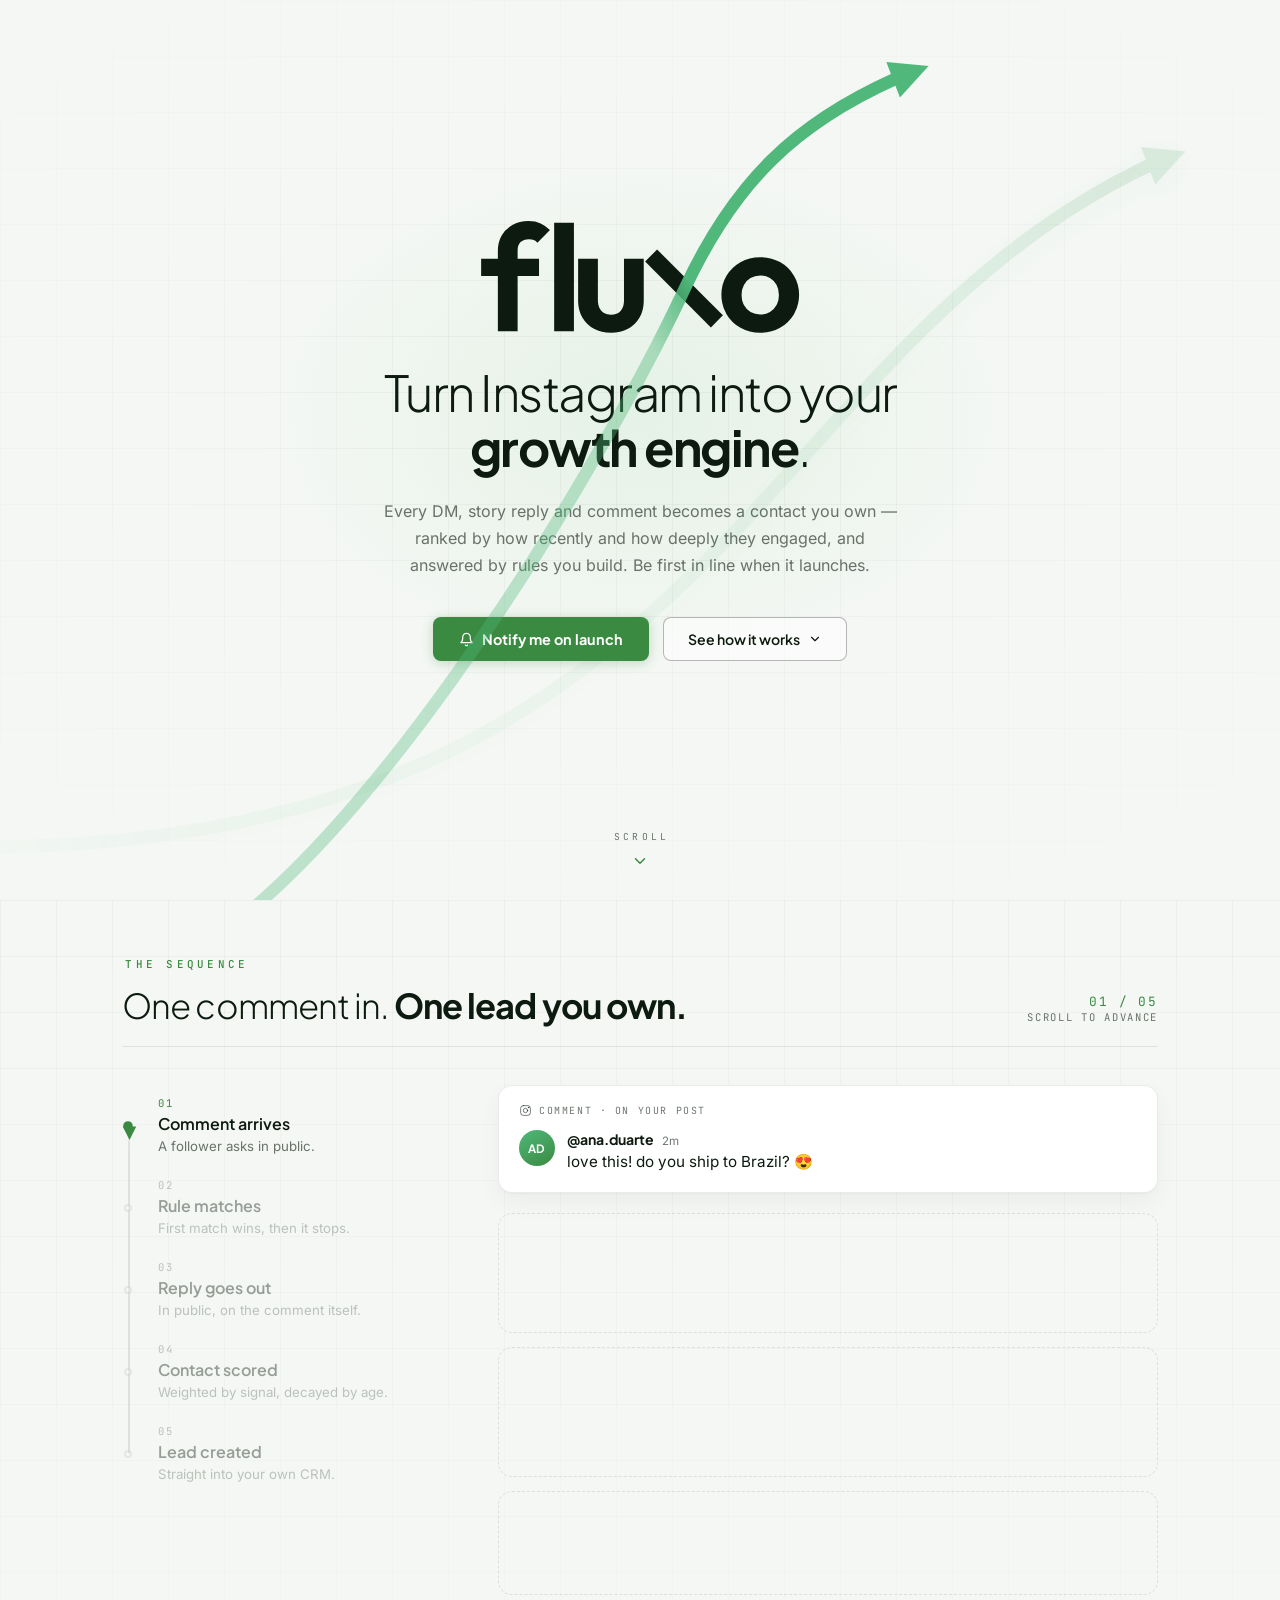
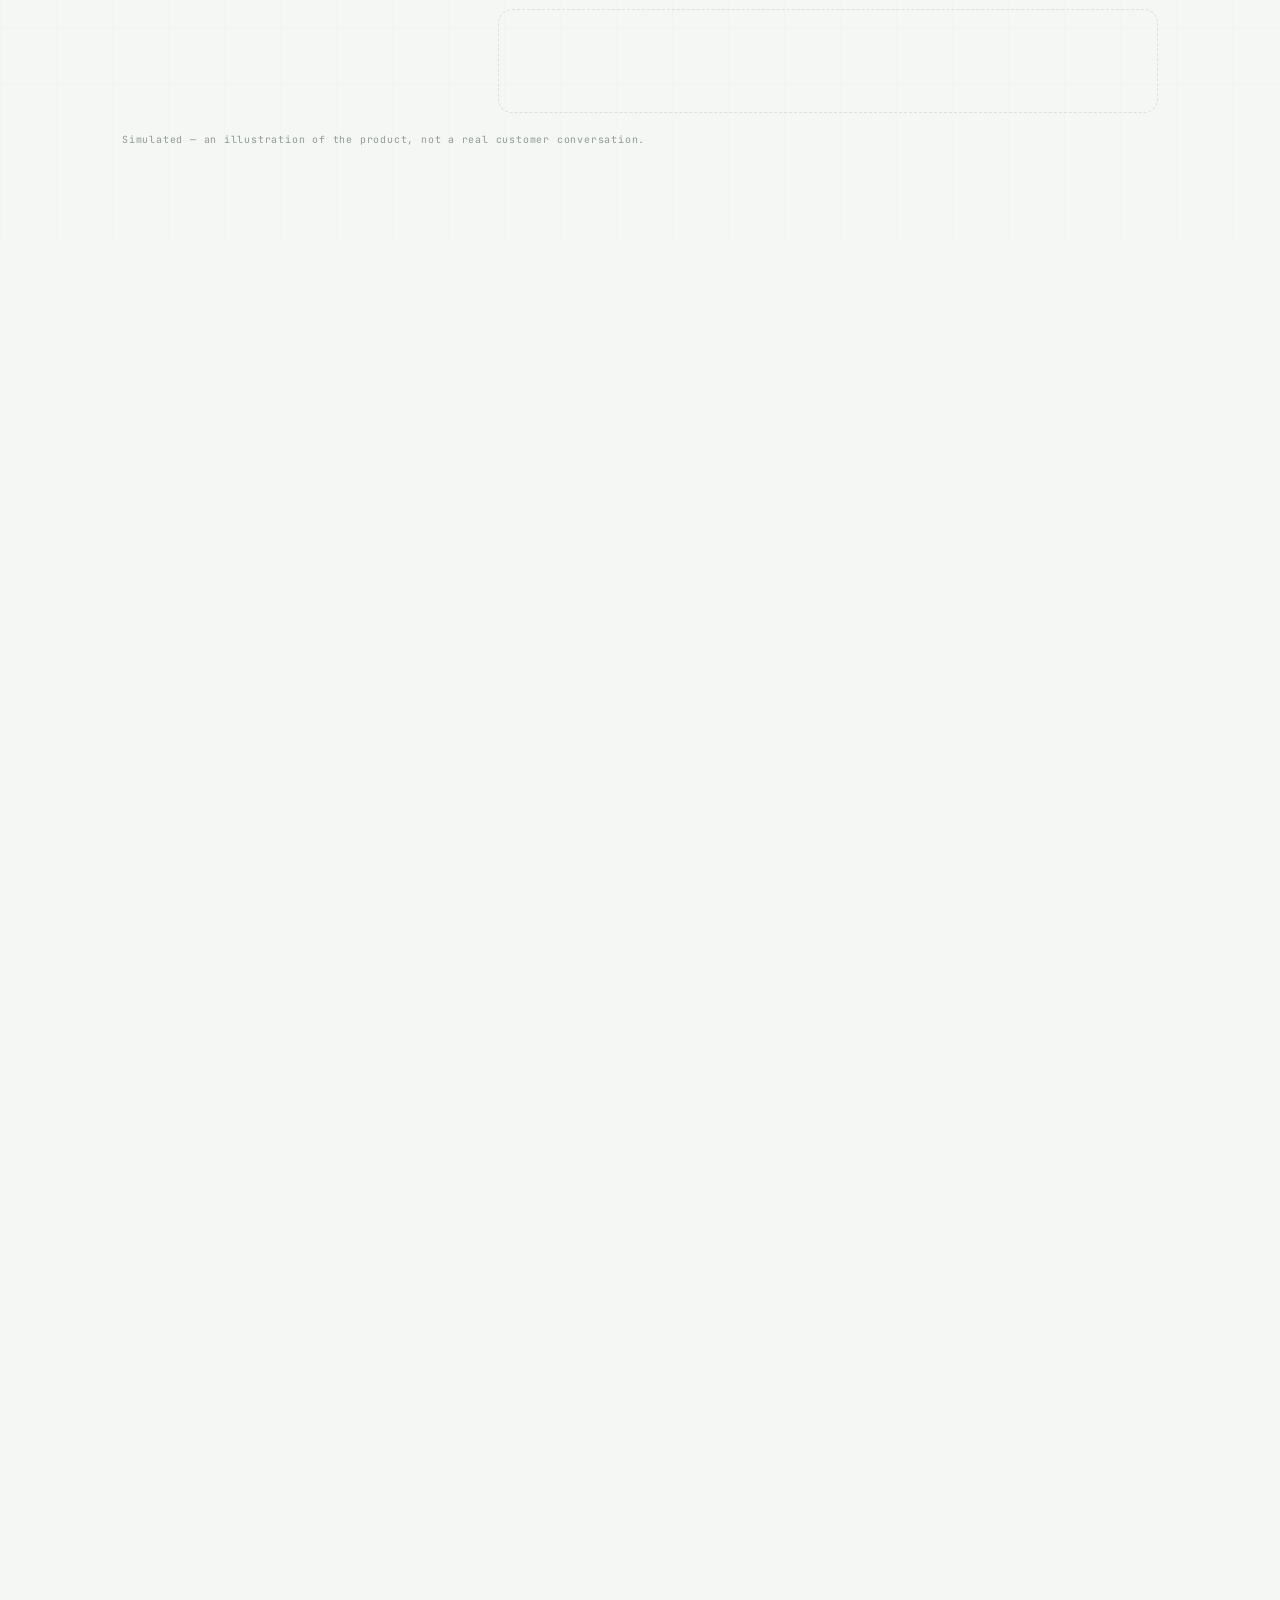
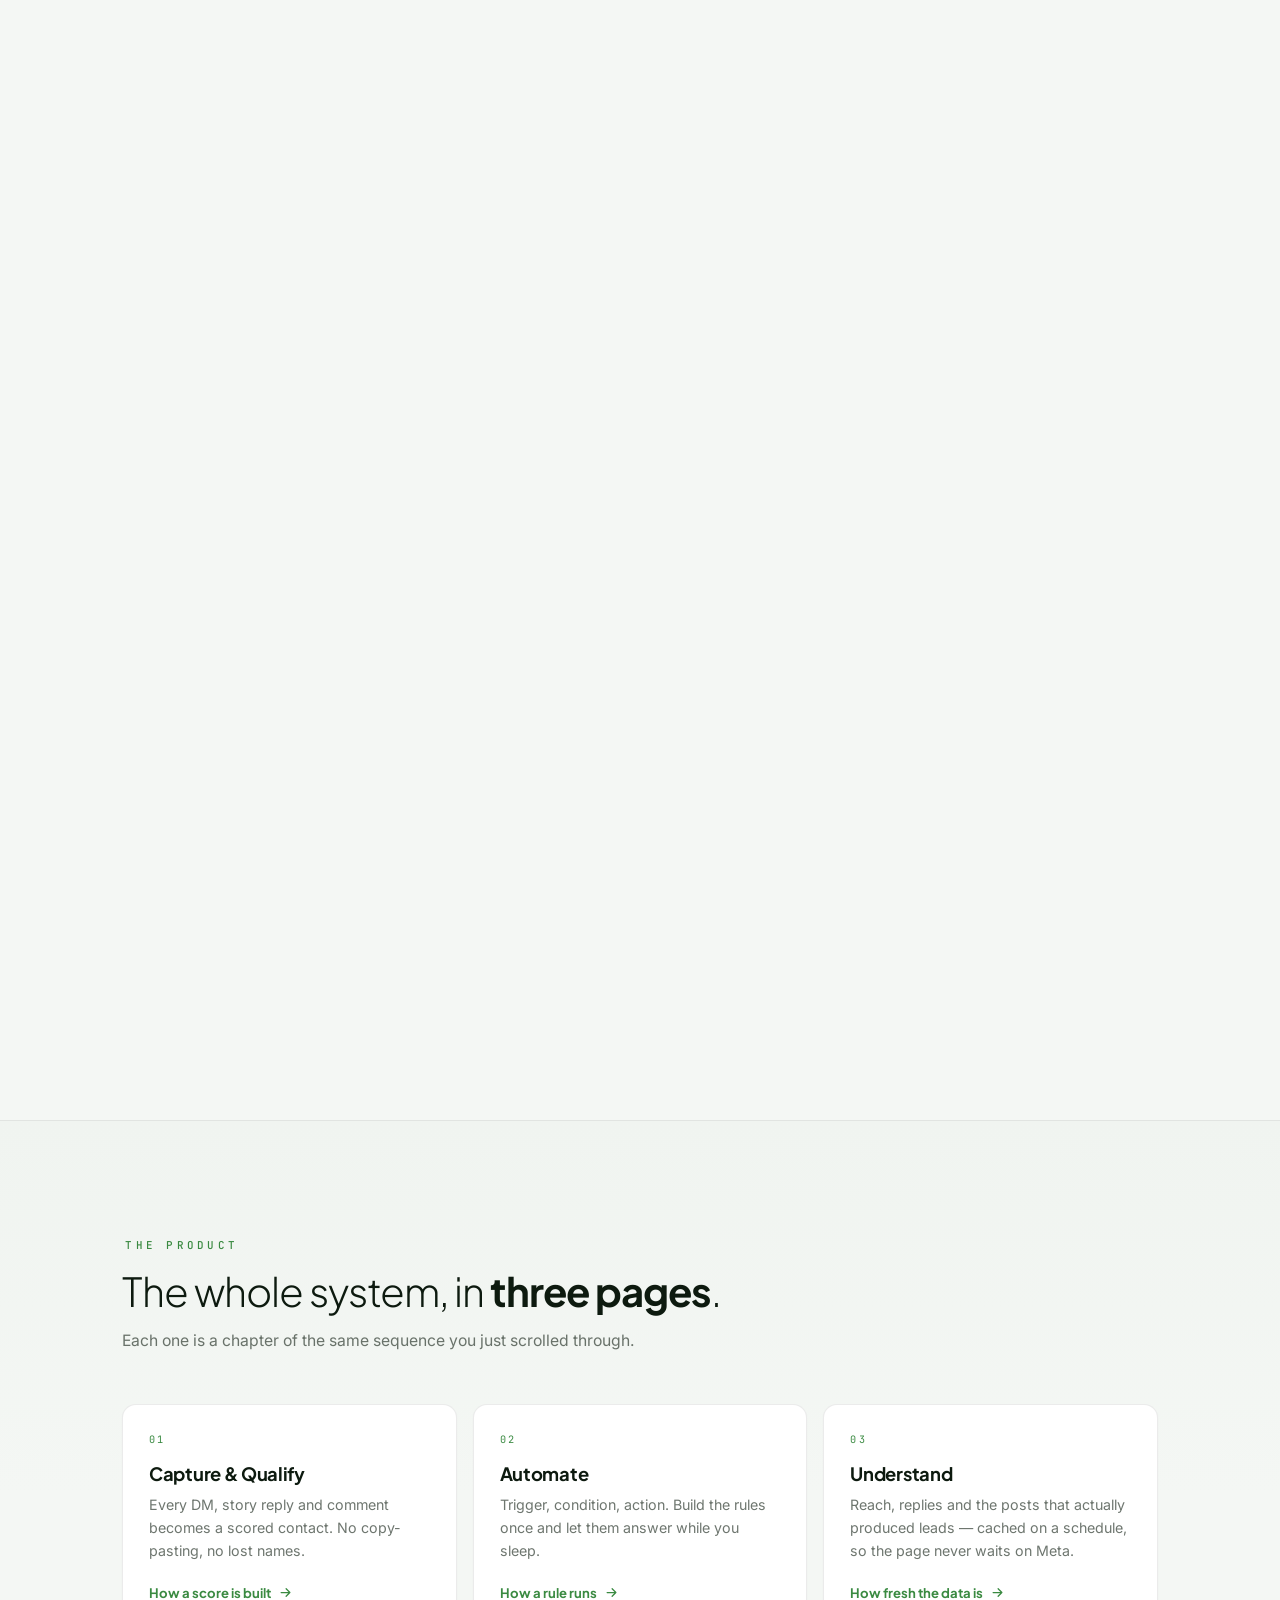
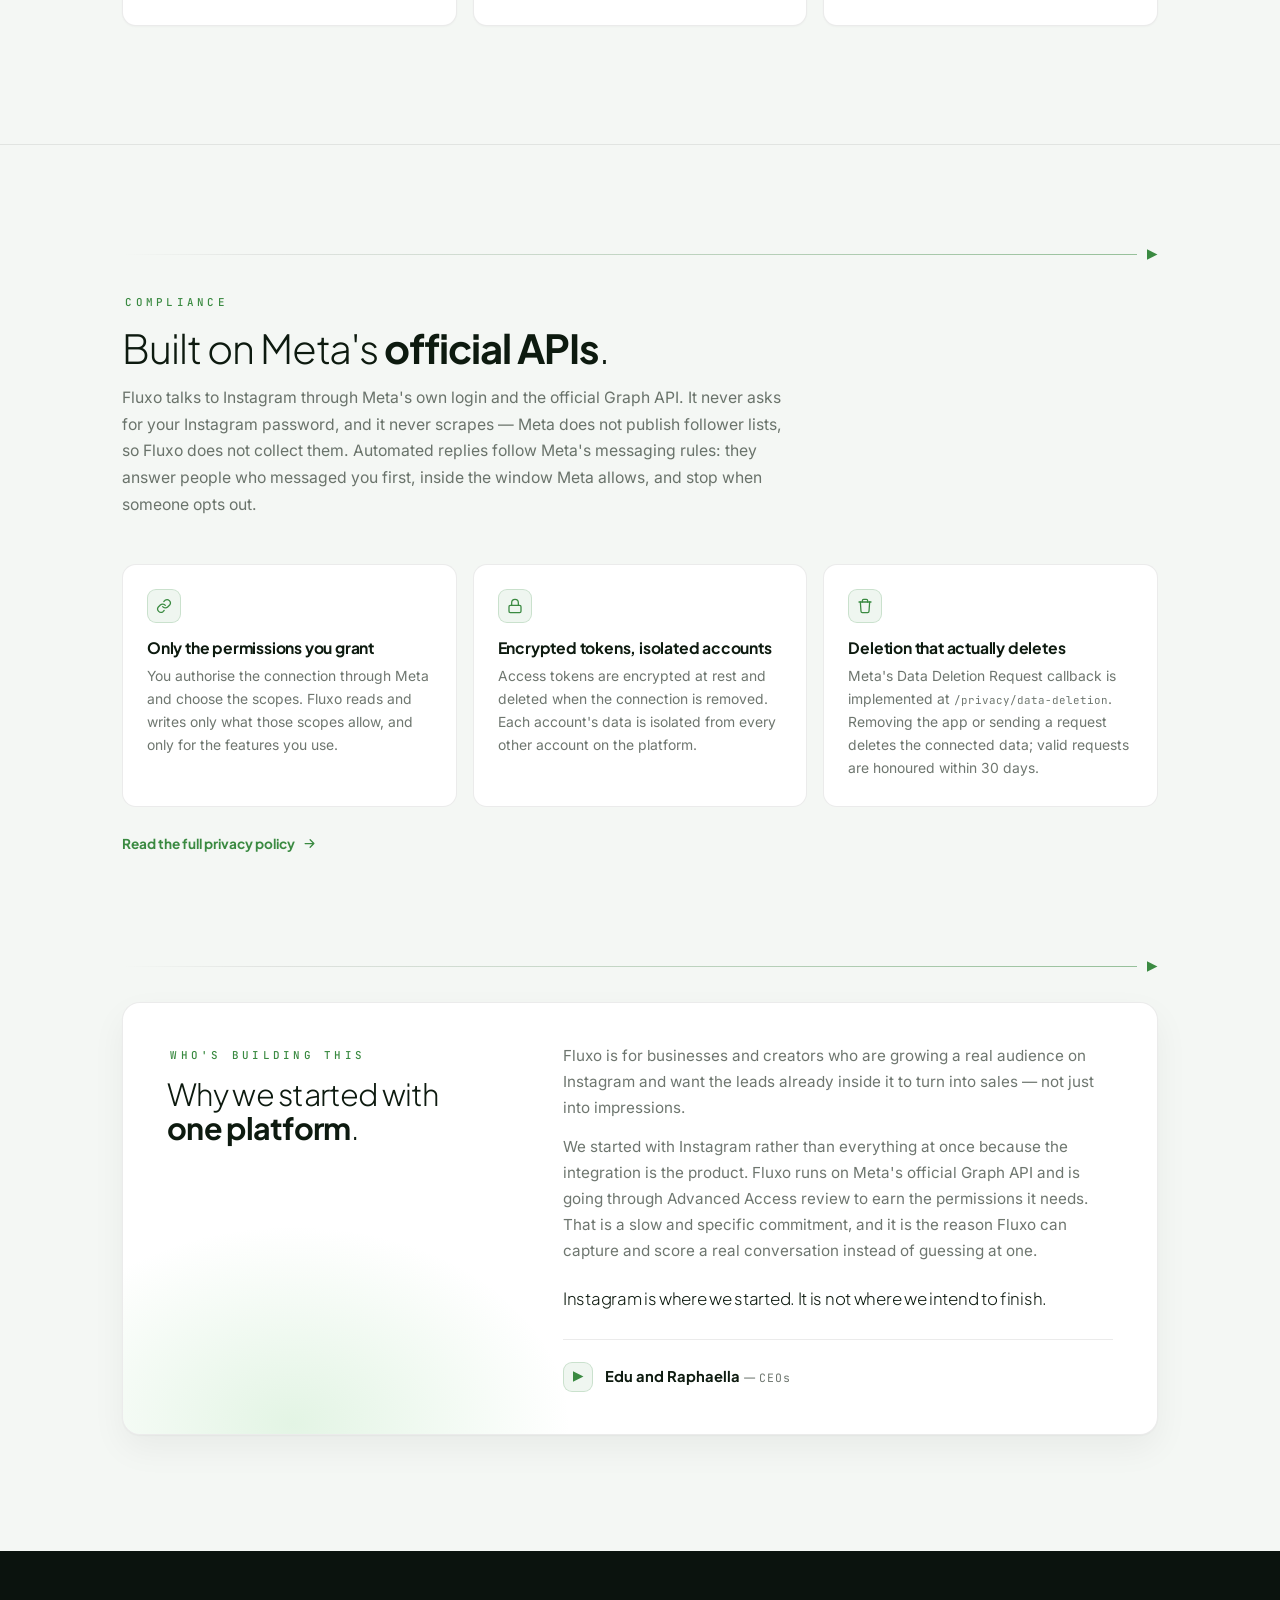
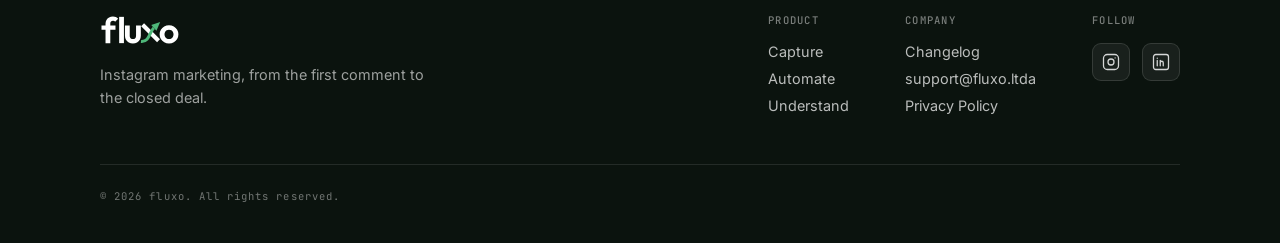
<file: index.html>
<!DOCTYPE html><html lang="en"><head><meta charset="UTF-8"/><meta name="viewport" content="width=device-width,initial-scale=1,viewport-fit=cover"/><meta http-equiv="Content-Security-Policy" content="default-src 'none'; script-src 'sha256-4WPy30kkV44zpENaZ/X6O62LUem1Pz5Dt6xO+Ld1ZkA=' 'sha256-+Qd3wVUaSURyLtXg5tTqzNMI1RyyPvU7pPiAC021eFg='; style-src 'self' 'unsafe-inline'; font-src 'self'; img-src 'self' data:; connect-src https://formspree.io; form-action https://formspree.io; base-uri 'none'"/><meta name="referrer" content="strict-origin-when-cross-origin"/><meta name="theme-color" content="#F4F7F4"/><title>Fluxo: Turn Instagram into your growth engine</title><meta name="description" content="Fluxo turns every Instagram DM, story reply and comment into a scored contact you own, and answers them with rules you build. Launching soon."/><meta property="og:type" content="website"/><meta property="og:url" content="https://fluxo.ltda/"/><meta property="og:title" content="Fluxo: Turn Instagram into your growth engine"/><meta property="og:description" content="Fluxo turns every Instagram DM, story reply and comment into a scored contact you own, and answers them with rules you build. Launching soon."/><meta property="og:image" content="https://fluxo.ltda/og.png"/><meta property="og:image:secure_url" content="https://fluxo.ltda/og.png"/><meta property="og:image:type" content="image/png"/><meta property="og:image:width" content="1200"/><meta property="og:image:height" content="630"/><meta property="og:image:alt" content="fluxo"/><meta property="og:site_name" content="fluxo"/><meta name="twitter:card" content="summary_large_image"/><meta name="twitter:title" content="Fluxo: Turn Instagram into your growth engine"/><meta name="twitter:description" content="Fluxo turns every Instagram DM, story reply and comment into a scored contact you own, and answers them with rules you build. Launching soon."/><meta name="twitter:image" content="https://fluxo.ltda/og.png"/><link rel="icon" type="image/svg+xml" href="./favicon.svg"/><link rel="stylesheet" href="./fonts/fonts.css"/><script type="application/ld+json">{"@context":"https://schema.org","@type":"Organization","name":"fluxo","url":"https://fluxo.ltda/","logo":"https://fluxo.ltda/logo.svg","sameAs":["https://www.instagram.com/fluxo.ltda/","https://www.linkedin.com/company/fluxo-ltda"]}</script><style>:root{--bg:#f4f7f4;--surface:#ffffff;--border:rgba(0, 0, 0, 0.08);--green:#3a8a41;--green-deep:#2f7535;--green-light:#7fce85;--green-logo:#4fb87a;--text:#0d1a0f;--muted:rgba(13, 26, 15, 0.6);--jak:"Plus Jakarta Sans",sans-serif;--mono:"JetBrains Mono",ui-monospace,SFMono-Regular,Menlo,monospace}*,::after,::before{box-sizing:border-box;margin:0;padding:0}html{scroll-behavior:smooth}body{font-family:Inter,"Segoe UI",sans-serif;background:var(--bg);color:var(--text);-webkit-text-size-adjust:100%;overflow-x:hidden}a{color:inherit}h1,h2,h3{font-family:var(--jak);font-weight:300;letter-spacing:-.02em;line-height:1.12}h1 b,h2 b,h3 b{font-weight:700}.kicker{display:inline-block;font-family:var(--mono);font-size:.68rem;font-weight:500;letter-spacing:.3em;text-indent:.3em;text-transform:uppercase;color:var(--green)}:focus-visible{outline:2px solid var(--green);outline-offset:3px;border-radius:4px}.btn-primary{display:inline-flex;align-items:center;gap:8px;padding:13px 26px;border-radius:8px;background:var(--green);color:#fff;font-family:var(--jak);font-size:.9rem;font-weight:700;cursor:pointer;border:none;text-decoration:none;box-shadow:0 2px 12px rgba(58,138,65,.28);transition:background .15s,transform .15s,box-shadow .15s;touch-action:manipulation}.btn-primary svg{width:15px;height:15px;fill:none;stroke:currentColor;stroke-width:2;stroke-linecap:round;stroke-linejoin:round}.btn-ghost{display:inline-flex;align-items:center;gap:8px;padding:12px 24px;border-radius:8px;background:rgba(255,255,255,.55);color:var(--text);font-family:var(--jak);font-size:.88rem;font-weight:600;cursor:pointer;border:1px solid rgba(0,0,0,.28);text-decoration:none;transition:color .15s,border-color .2s,background .15s,transform .15s;touch-action:manipulation}.btn-ghost svg{width:14px;height:14px;fill:none;stroke:currentColor;stroke-width:2;stroke-linecap:round;stroke-linejoin:round;transition:transform .2s}.topbar{position:sticky;top:0;z-index:10;display:flex;align-items:center;justify-content:space-between;gap:16px;padding:14px 52px;background:rgba(244,247,244,.86);-webkit-backdrop-filter:blur(10px);backdrop-filter:blur(10px);border-bottom:1px solid var(--border)}.topbar .brand{display:inline-flex;align-items:center;text-decoration:none}.topbar .brand img{display:block;height:24px;width:auto;aspect-ratio:2196.4/825.2}.topbar .back{display:inline-flex;align-items:center;gap:8px;font-family:var(--jak);font-size:.82rem;font-weight:600;color:var(--text);text-decoration:none;opacity:.72;transition:opacity .15s,color .15s}.topbar .back svg{width:15px;height:15px;fill:none;stroke:currentColor;stroke-width:2;stroke-linecap:round;stroke-linejoin:round;transition:transform .2s}.reveal{opacity:0;transform:translateY(18px);transition:opacity .6s ease,transform .6s ease;transition-delay:var(--reveal-delay, 0s)}.reveal.in{opacity:1;transform:none}.section-inner{max-width:1036px;margin:0 auto}.section-head{max-width:640px;margin-bottom:50px}.section-head h2{font-size:clamp(1.7rem, 3.2vw, 2.5rem);letter-spacing:-1px;margin:16px 0 14px}.section-head p{font-size:.98rem;line-height:1.7;color:var(--muted)}.card{background:var(--surface);border:1px solid var(--border);border-radius:14px;padding:18px 20px;box-shadow:0 1px 2px rgba(13,26,15,.04),0 10px 24px rgba(13,26,15,.045)}.card-label{display:flex;align-items:center;gap:7px;font-family:var(--mono);font-size:.62rem;letter-spacing:.16em;text-transform:uppercase;color:var(--muted);margin-bottom:13px}.card-label svg{width:13px;height:13px;fill:none;stroke:currentColor;stroke-width:1.7;stroke-linecap:round;stroke-linejoin:round;flex:none}.card-label i{font-style:normal;color:var(--green)}.chips{display:flex;align-items:stretch;gap:8px}.chip{flex:1 1 0;min-width:0;display:flex;flex-direction:column;gap:5px;padding:10px 12px;border:1px solid var(--border);border-radius:10px;background:#fbfdfb;transition:border-color .35s,background .35s,box-shadow .35s}.chip em{font-family:var(--mono);font-style:normal;font-size:.58rem;letter-spacing:.16em;text-transform:uppercase;color:var(--muted);transition:color .35s}.chip span{font-family:var(--jak);font-size:.8rem;font-weight:600;line-height:1.35;overflow-wrap:anywhere}.chip-arrow{flex:none;display:flex;align-items:center;color:rgba(13,26,15,.28);transition:color .35s}.chip-arrow svg{width:15px;height:15px;fill:none;stroke:currentColor;stroke-width:2;stroke-linecap:round;stroke-linejoin:round}.chip.lit{border-color:rgba(58,138,65,.4);background:rgba(58,138,65,.06);box-shadow:0 0 0 3px rgba(58,138,65,.06)}.chip.lit em{color:var(--green)}.chip-arrow.lit{color:var(--green)}.pill{display:inline-flex;align-items:center;gap:7px;padding:7px 14px;border-radius:999px;background:rgba(58,138,65,.09);border:1px solid rgba(58,138,65,.28);color:var(--green-deep);font-family:var(--jak);font-size:.79rem;font-weight:700}.pill svg{width:13px;height:13px;fill:none;stroke:currentColor;stroke-width:2;stroke-linecap:round;stroke-linejoin:round}.sim{font-family:var(--mono);font-size:.62rem;letter-spacing:.08em;color:rgba(13,26,15,.42);line-height:1.5}.arrow-rule{display:flex;align-items:center;gap:10px;color:var(--green)}.arrow-rule i{flex:1;height:1px;background:linear-gradient(90deg,transparent 0,var(--border) 14%,rgba(58,138,65,.5) 100%)}.arrow-rule svg{flex:none;width:11px;height:11px;fill:currentColor;overflow:visible}.close-cta{position:relative;overflow:hidden;text-align:center;padding:84px 24px 94px}.close-cta::before{content:"";position:absolute;bottom:-170px;left:50%;transform:translateX(-50%);width:660px;height:430px;background:radial-gradient(ellipse at center,rgba(127,206,133,.16) 0,transparent 70%);pointer-events:none}.close-inner{position:relative;z-index:1;max-width:520px;margin:0 auto}.close-inner h2{font-size:clamp(1.6rem, 3.2vw, 2.3rem);letter-spacing:-.9px;margin-bottom:14px}.close-inner p{font-size:.95rem;line-height:1.7;color:var(--muted);margin-bottom:30px}.site-footer{background:#0b130e;color:rgba(255,255,255,.68);padding:64px 52px 40px}.foot-inner{max-width:1080px;margin:0 auto;display:flex;flex-wrap:wrap;gap:48px;justify-content:space-between}.foot-brand{max-width:340px}.foot-logo{height:30px;width:auto;aspect-ratio:2196.4/825.2;display:block;margin-bottom:18px;color:#fff}.foot-line{font-size:.9rem;line-height:1.6;color:rgba(255,255,255,.6)}.foot-cols{display:flex;gap:56px;flex-wrap:wrap}.foot-col h3{font-family:var(--mono);font-size:.66rem;font-weight:500;letter-spacing:.12em;text-transform:uppercase;color:rgba(255,255,255,.45);margin-bottom:16px}.foot-col a{display:block;font-size:.9rem;color:rgba(255,255,255,.72);text-decoration:none;margin-bottom:10px;transition:color .15s}.foot-social{display:flex;gap:12px;margin-top:2px}.foot-social a{width:38px;height:38px;border-radius:9px;margin:0;background:rgba(255,255,255,.06);border:1px solid rgba(255,255,255,.12);display:flex;align-items:center;justify-content:center;transition:background .15s,border-color .15s,transform .15s}.foot-social svg{width:18px;height:18px;fill:none;stroke:rgba(255,255,255,0.82);stroke-width:1.7;stroke-linecap:round;stroke-linejoin:round}.foot-bottom{max-width:1080px;margin:40px auto 0;padding-top:24px;border-top:1px solid rgba(255,255,255,.1);font-family:var(--mono);font-size:.66rem;letter-spacing:.1em;color:rgba(255,255,255,.42)}@media (hover:hover) and (pointer:fine){.btn-primary:hover{background:var(--green-deep);transform:translateY(-2px);box-shadow:0 4px 18px rgba(58,138,65,.38)}.btn-primary:active{transform:translateY(0)}.btn-ghost:hover{border-color:rgba(58,138,65,.4);background:rgba(58,138,65,.05);transform:translateY(-2px)}.btn-ghost:hover svg{transform:translateY(2px)}.foot-col a:hover{color:var(--green-light)}.foot-social a:hover{background:rgba(127,206,133,.15);border-color:rgba(127,206,133,.4);transform:translateY(-2px)}.topbar .back:hover{opacity:1;color:var(--green)}.topbar .back:hover svg{transform:translateX(-3px)}}@media (max-width:900px){.topbar{padding:13px 32px;-webkit-backdrop-filter:none;backdrop-filter:none;background:rgba(244,247,244,.96)}}@media (max-width:860px){.site-footer{padding:56px 24px 36px}.foot-inner{gap:36px}}@media (max-width:640px){.topbar{padding:12px 20px;padding-left:calc(20px + env(safe-area-inset-left));padding-right:calc(20px + env(safe-area-inset-right))}.topbar .brand img{height:22px}.close-cta{padding:66px 20px 76px;padding-left:calc(20px + env(safe-area-inset-left));padding-right:calc(20px + env(safe-area-inset-right))}.chips{flex-direction:column}.chip-arrow{justify-content:flex-start;padding-left:14px}.chip-arrow svg{transform:rotate(90deg)}}@media (max-width:560px){.site-footer{padding:48px 20px 32px;padding-left:calc(20px + env(safe-area-inset-left));padding-right:calc(20px + env(safe-area-inset-right))}.foot-inner{flex-direction:column;gap:32px}.foot-cols{gap:36px}}@media (prefers-reduced-motion:reduce){html{scroll-behavior:auto}.reveal{opacity:1;transform:none;transition:none}.btn-ghost svg,.chip,.chip em,.chip-arrow,.foot-col a,.foot-social a,.topbar .back,.topbar .back svg{transition:none}}.hero{position:relative;min-height:100svh;display:flex;align-items:center;justify-content:center;padding:72px 52px 96px;overflow:hidden}.hero::before{content:"";position:absolute;top:46%;left:50%;width:760px;height:520px;transform:translate(-50%,-50%);background:radial-gradient(ellipse at center,rgba(127,206,133,.13) 0,transparent 68%);pointer-events:none}.hero::after{content:"";position:absolute;inset:0;background-image:linear-gradient(rgba(0,0,0,.032) 1px,transparent 1px),linear-gradient(90deg,rgba(0,0,0,.032) 1px,transparent 1px);background-size:56px 56px;pointer-events:none;-webkit-mask-image:radial-gradient(ellipse 74% 64% at 50% 48%,#000 26%,transparent 100%);mask-image:radial-gradient(ellipse 74% 64% at 50% 48%,#000 26%,transparent 100%)}.hero-inner{position:relative;z-index:1;display:flex;flex-direction:column;align-items:center;text-align:center;max-width:700px;width:100%}.hero-logo-wrap{position:relative;display:block;margin-bottom:26px}.hero-logo{display:block;height:124px;width:auto;aspect-ratio:2196.4/825.2;position:relative;z-index:1}.headline{font-size:clamp(2rem, 4.4vw, 3.1rem);letter-spacing:-1.5px;margin-bottom:22px}.headline b{white-space:nowrap}.subline{font-size:1rem;line-height:1.7;color:var(--muted);max-width:520px;margin-bottom:38px}.cta-row{display:flex;align-items:center;gap:14px;flex-wrap:wrap;justify-content:center}.scroll-cue{position:absolute;bottom:30px;left:0;right:0;width:max-content;margin-inline:auto;z-index:2;display:flex;flex-direction:column;align-items:center;gap:9px;color:var(--muted);text-decoration:none;opacity:.9}.scroll-cue .cue-label{font-family:var(--mono);font-size:.6rem;letter-spacing:.32em;text-indent:.32em;text-transform:uppercase}.scroll-cue svg{width:18px;height:18px;fill:none;stroke:var(--green);stroke-width:2;stroke-linecap:round;stroke-linejoin:round;animation:cue 1.9s ease-in-out infinite}.scroll-cue.hidden{opacity:0;visibility:hidden;pointer-events:none;transition:opacity .35s,visibility 0s linear .35s}@keyframes cue{0%,100%{transform:translateY(0)}50%{transform:translateY(6px)}}.arrow-stage,.logo-arrow{display:none}body[data-arrow=on] .arrow-stage,body[data-arrow=on] .logo-arrow{display:block}.arrow-stage{position:absolute;inset:0;z-index:0;overflow:hidden;pointer-events:none;opacity:.15}.arrow-stage svg{position:absolute;inset:0;width:100%;height:100%;animation:arrow-float 7.5s ease-in-out 2.6s infinite}.arrow-stage .arrow-mobile{display:none}.logo-arrow{position:absolute;inset:0;z-index:2;pointer-events:none}.logo-arrow svg{position:absolute;inset:0;width:100%;height:100%;overflow:visible}.logo-arrow .la-mobile{display:none}.arrow-path{stroke-dasharray:1;stroke-dashoffset:1;animation:arrow-draw 1.6s cubic-bezier(.55,.08,.28,1) .7s forwards}@keyframes arrow-draw{to{stroke-dashoffset:0}}.arrow-shine{stroke-dasharray:0.16 1.84;stroke-dashoffset:0.16;opacity:.85;animation:arrow-shine 5.2s linear 2.9s infinite}@keyframes arrow-shine{0%{stroke-dashoffset:0.16}45%{stroke-dashoffset:-1}100%{stroke-dashoffset:-1}}.arrow-head{opacity:0;transform:scale(.55);transform-box:fill-box;transform-origin:left center;animation:arrow-pop .45s cubic-bezier(.34,1.56,.64,1) 2.15s forwards}@keyframes arrow-pop{to{opacity:1;transform:scale(1)}}@keyframes arrow-float{0%,100%{transform:translateY(0)}50%{transform:translateY(-8px)}}.arrow-path.drawn{animation:none;stroke-dashoffset:0}.arrow-head.drawn{animation:none;opacity:1;transform:none}.seq{position:relative;background:var(--bg)}.seq::before{content:"";position:absolute;inset:0;background-image:linear-gradient(rgba(0,0,0,.03) 1px,transparent 1px),linear-gradient(90deg,rgba(0,0,0,.03) 1px,transparent 1px);background-size:56px 56px;pointer-events:none;-webkit-mask-image:linear-gradient(180deg,#000 0,transparent 34%);mask-image:linear-gradient(180deg,#000 0,transparent 34%)}.seq-stage{position:relative;display:flex;align-items:center;padding:96px 0 104px;--p:1}.seq.is-pinned{height:380svh}.seq.is-pinned .seq-stage{position:sticky;top:0;height:100svh;padding:0}.panel{position:relative;width:100%;max-width:1140px;margin:0 auto;padding:0 52px}.panel-head{display:flex;align-items:flex-end;justify-content:space-between;gap:24px;margin-bottom:38px;border-bottom:1px solid var(--border);padding-bottom:22px}.panel-title{font-size:clamp(1.5rem, 2.9vw, 2.15rem);letter-spacing:-.9px;margin:14px 0 0}.panel-meta{text-align:right}.panel-hint{font-family:var(--mono);font-size:.66rem;letter-spacing:.16em;text-transform:uppercase;color:var(--muted);white-space:nowrap}.seq-count{font-family:var(--mono);font-size:.8rem;letter-spacing:.14em;color:var(--green);white-space:nowrap}.hint-scroll,.seq-count{display:none}.is-auto .hint-scroll,.is-pinned .hint-scroll,.is-pinned .seq-count{display:block}.panel-body{display:grid;grid-template-columns:minmax(268px,320px) 1fr;gap:56px;align-items:start}.rail{position:relative;padding-left:36px}.rail-line{position:absolute;left:6px;top:41px;bottom:41px;width:2px;background:rgba(0,0,0,.09);border-radius:2px}.rail-fill{position:absolute;left:0;top:0;width:100%;height:calc(var(--p) * 100%);background:linear-gradient(180deg,rgba(58,138,65,.15) 0,var(--green) 78%);border-radius:2px;transition:height .18s linear}.rail-head{position:absolute;left:50%;top:calc(var(--p) * 100%);width:17px;height:17px;margin-left:-8.5px;margin-top:-1px;transition:top .18s linear;filter:drop-shadow(0 0 3px var(--bg)) drop-shadow(0 0 2px var(--bg))}.rail-head svg{width:100%;height:100%;transform:rotate(90deg);overflow:visible}.steps{list-style:none}.step{position:relative;min-height:82px;display:flex;flex-direction:column;justify-content:center;gap:3px}.step::before{content:"";position:absolute;left:-36px;top:50%;width:8px;height:8px;margin-top:-4px;margin-left:2px;border-radius:50%;background:var(--green);border:2px solid var(--green);transition:border-color .3s,background .3s,transform .3s}.is-auto .step::before,.is-pinned .step::before{background:var(--bg);border-color:rgba(0,0,0,.16)}.is-auto .step.on::before,.is-pinned .step.on::before{background:var(--green);border-color:var(--green)}.step-n{font-family:var(--mono);font-size:.66rem;letter-spacing:.2em;color:var(--muted);transition:color .3s}.step-t{font-family:var(--jak);font-size:1rem;font-weight:600;color:var(--text)}.step-d{font-size:.83rem;line-height:1.5;color:var(--muted)}.is-auto .step,.is-pinned .step{opacity:.4;transition:opacity .35s}.is-auto .step.on,.is-pinned .step.on{opacity:1}.step.now::before{transform:scale(1.2)}.step.now .step-n{color:var(--green)}.canvas{display:flex;flex-direction:column;gap:14px;min-width:0}.mstep{display:none;align-items:baseline;gap:10px;margin:10px 0 -6px;padding-left:2px}.mstep-n{font-family:var(--mono);font-size:.6rem;letter-spacing:.2em;color:var(--green)}.mstep-t{font-family:var(--jak);font-size:.92rem;font-weight:700;letter-spacing:-.2px}.cmt{display:flex;gap:12px;align-items:flex-start}.avatar{flex:none;width:36px;height:36px;border-radius:50%;display:flex;align-items:center;justify-content:center;font-family:var(--jak);font-size:.72rem;font-weight:700;color:#fff;background:linear-gradient(150deg,#4fb87a 0,#3a8a41 100%);letter-spacing:.02em}.cmt-top{display:flex;align-items:baseline;gap:8px;margin-bottom:3px}.cmt-top b{font-family:var(--jak);font-size:.88rem;font-weight:700}.cmt-top span{font-size:.72rem;color:var(--muted)}.cmt-text{font-size:.95rem;line-height:1.5}.reply{display:flex;flex-direction:column;align-items:flex-start;gap:8px}.reply-head{display:flex;align-items:center;gap:8px;width:100%;justify-content:space-between}.reply-head .card-label{margin:0}.sent{display:inline-flex;align-items:center;gap:5px;font-family:var(--mono);font-size:.6rem;letter-spacing:.12em;text-transform:uppercase;color:var(--green)}.sent svg{width:11px;height:11px;fill:none;stroke:currentColor;stroke-width:2.6;stroke-linecap:round;stroke-linejoin:round}.bubble{max-width:88%;background:var(--green);color:#fff;font-size:.92rem;line-height:1.5;padding:13px 17px;border-radius:16px 16px 16px 4px;box-shadow:0 6px 18px rgba(58,138,65,.22)}.score-row{display:flex;align-items:center;gap:18px;flex-wrap:wrap}.score-mech{flex:1 1 210px;min-width:0;font-size:.82rem;line-height:1.55;color:var(--muted)}.score{text-align:right;flex:none}.score-n{font-family:var(--jak);font-size:1.5rem;font-weight:700;line-height:1;color:var(--green)}.score-l{font-family:var(--mono);font-size:.56rem;letter-spacing:.2em;text-transform:uppercase;color:var(--muted);margin-top:3px}.lead-row{display:flex;align-items:center;gap:12px}.lead-row .avatar{width:40px;height:40px;font-size:.78rem}.lead-id{flex:1;min-width:0}.lead-name{font-family:var(--jak);font-size:.98rem;font-weight:700;line-height:1.3}.lead-sub{font-size:.76rem;color:var(--muted);overflow:hidden;text-overflow:ellipsis;white-space:nowrap}.panel-foot{margin-top:26px}.is-auto [data-at]>*,.is-pinned [data-at]>*{opacity:0;transform:translateY(12px);transition:opacity .5s cubic-bezier(.22, 1, .36, 1),transform .5s cubic-bezier(.22, 1, .36, 1)}.is-auto [data-at]>:nth-child(2),.is-pinned [data-at]>:nth-child(2){transition-delay:70ms}.is-auto [data-at]>:nth-child(3),.is-pinned [data-at]>:nth-child(3){transition-delay:0.14s}.is-auto [data-at].on>*,.is-pinned [data-at].on>*{opacity:1;transform:none}.is-auto .card,.is-pinned .card{transition:background .45s,border-color .45s,box-shadow .45s,transform .45s cubic-bezier(.22, 1, .36, 1)}.is-auto .card:not(.on),.is-pinned .card:not(.on){background:0 0;box-shadow:none;border-style:dashed;border-color:rgba(13,26,15,.1);transform:translateY(6px)}.is-auto .reply>*,.is-pinned .reply>*{transform:translate(-18px,8px)}.is-auto .reply.on>*,.is-pinned .reply.on>*{transform:none}.is-auto .scored .pill,.is-pinned .scored .pill{transform:scale(.9);transform-origin:left center;transition:transform .5s cubic-bezier(.22, 1, .36, 1) .14s}.is-auto .scored.on .pill,.is-pinned .scored.on .pill{transform:none}.is-auto .lead>*,.is-pinned .lead>*{transform:translateY(-10px)}.is-auto .lead.on>*,.is-pinned .lead.on>*{transform:none}.is-auto .chip,.is-auto .chip-arrow,.is-pinned .chip,.is-pinned .chip-arrow{opacity:.4;transition:opacity .4s,border-color .4s,background .4s,box-shadow .4s,color .4s}.is-auto .chip-arrow.lit,.is-auto .chip.lit,.is-pinned .chip-arrow.lit,.is-pinned .chip.lit{opacity:1}.is-auto .chips>:first-child,.is-pinned .chips>:first-child{transition-delay:0.18s}.is-auto .chips>:nth-child(2),.is-pinned .chips>:nth-child(2){transition-delay:0.32s}.is-auto .chips>:nth-child(3),.is-pinned .chips>:nth-child(3){transition-delay:0.42s}.is-auto .chips>:nth-child(4),.is-pinned .chips>:nth-child(4){transition-delay:0.56s}.is-auto .chips>:nth-child(5),.is-pinned .chips>:nth-child(5){transition-delay:0.66s}.is-auto .rail-fill,.is-auto .rail-head{transition-duration:.55s;transition-timing-function:cubic-bezier(0.22,1,0.36,1)}.pages{position:relative;padding:112px 52px 118px;border-top:1px solid var(--border);background:linear-gradient(180deg,#f0f4f0 0,var(--bg) 60%)}.page-grid{display:grid;grid-template-columns:repeat(3,1fr);gap:16px}.page-card{position:relative;display:flex;flex-direction:column;padding:28px 26px 24px;border:1px solid var(--border);border-radius:14px;background:var(--surface);text-decoration:none;color:inherit;box-shadow:0 1px 2px rgba(13,26,15,.03);transition:transform .25s,border-color .2s,box-shadow .25s}.page-n{font-family:var(--mono);font-size:.64rem;letter-spacing:.24em;color:var(--green);margin-bottom:18px}.page-card h3{font-family:var(--jak);font-size:1.15rem;font-weight:700;letter-spacing:-.3px;margin-bottom:9px}.page-card p{font-size:.89rem;line-height:1.6;color:var(--muted);margin-bottom:22px}.go{margin-top:auto;display:inline-flex;align-items:center;gap:7px;font-family:var(--jak);font-size:.82rem;font-weight:700;color:var(--green)}.go svg{width:15px;height:15px;fill:none;stroke:currentColor;stroke-width:2;stroke-linecap:round;stroke-linejoin:round;transition:transform .2s}.compliance{padding:104px 52px 108px;border-top:1px solid var(--border)}.compliance .section-head{max-width:680px;margin:30px 0 46px}.comp-grid{display:grid;grid-template-columns:repeat(3,1fr);gap:16px}.comp-item{padding:24px 24px 26px;border:1px solid var(--border);border-radius:14px;background:var(--surface)}.comp-icon{width:34px;height:34px;border-radius:9px;display:flex;align-items:center;justify-content:center;background:rgba(58,138,65,.08);border:1px solid rgba(58,138,65,.2);margin-bottom:16px}.comp-icon svg{width:16px;height:16px;fill:none;stroke:var(--green);stroke-width:1.9;stroke-linecap:round;stroke-linejoin:round}.comp-item h3{font-family:var(--jak);font-size:.98rem;font-weight:700;letter-spacing:-.2px;margin-bottom:8px}.comp-item p{font-size:.87rem;line-height:1.65;color:var(--muted)}.comp-item code{font-family:var(--mono);font-size:.78em;overflow-wrap:anywhere}.comp-foot{margin-top:26px}.comp-link{display:inline-flex;align-items:center;gap:7px;font-family:var(--jak);font-size:.85rem;font-weight:700;color:var(--green);text-decoration:none}.comp-link svg{width:15px;height:15px;fill:none;stroke:currentColor;stroke-width:2;stroke-linecap:round;stroke-linejoin:round;transition:transform .2s}.founder{padding:0 52px 116px}.founder-note{position:relative;overflow:hidden;margin-top:30px;display:grid;grid-template-columns:minmax(0,340px) minmax(0,1fr);gap:56px;border:1px solid var(--border);border-radius:18px;padding:40px 44px 42px;background:var(--surface);box-shadow:0 1px 2px rgba(13,26,15,.04),0 14px 34px rgba(13,26,15,.05)}.founder-note::before{content:"";position:absolute;z-index:0;bottom:-190px;left:-110px;width:560px;height:400px;background:radial-gradient(ellipse at center,rgba(127,206,133,.22) 0,transparent 70%);pointer-events:none}.founder-body,.founder-head{position:relative;z-index:1}.founder-head h2{font-size:clamp(1.4rem, 2.6vw, 1.9rem);letter-spacing:-.7px;margin-top:14px}.founder-body p{font-size:.95rem;line-height:1.7;color:var(--muted);max-width:620px}.founder-body p+p{margin-top:14px}.founder-body .founder-last{margin-top:22px;font-family:var(--jak);font-weight:300;font-size:1.05rem;line-height:1.5;letter-spacing:-.3px;color:var(--text)}.founder-sign{display:flex;align-items:center;gap:12px;margin-top:28px;padding-top:22px;border-top:1px solid var(--border)}.sign-mark{flex:none;display:flex;align-items:center;justify-content:center;width:30px;height:30px;border-radius:9px;background:rgba(58,138,65,.08);border:1px solid rgba(58,138,65,.2);color:var(--green)}.sign-mark svg{width:11px;height:11px;fill:currentColor;overflow:visible}.founder-sign .sign-line{font-family:var(--jak);font-size:.92rem;line-height:1.4;color:var(--muted)}.founder-sign .sign-line b{font-weight:700;color:var(--text)}.founder-sign .sign-line span{font-family:var(--mono);font-size:.72rem;letter-spacing:.1em}.notify-overlay{position:fixed;inset:0;z-index:100;display:flex;align-items:center;justify-content:center;background:rgba(10,20,12,.45);-webkit-backdrop-filter:blur(6px);backdrop-filter:blur(6px);opacity:0;visibility:hidden;pointer-events:none;transition:opacity .22s ease,visibility 0s linear .22s}.notify-overlay.open{opacity:1;visibility:visible;pointer-events:all;transition:opacity .22s ease,visibility 0s linear 0s}.notify-modal{position:relative;background:#fff;border:1px solid rgba(0,0,0,.09);border-radius:8px;padding:40px 40px 36px;width:100%;max-width:420px;box-shadow:0 24px 64px rgba(0,0,0,.13),0 4px 16px rgba(0,0,0,.07);transform:translateY(14px) scale(.97);transition:transform .25s cubic-bezier(.22, 1, .36, 1);font-family:var(--jak)}.notify-overlay.open .notify-modal{transform:translateY(0) scale(1)}.modal-close{position:absolute;top:16px;right:16px;width:30px;height:30px;border-radius:8px;background:0 0;border:1px solid var(--border);display:flex;align-items:center;justify-content:center;cursor:pointer;color:var(--muted);transition:background .15s,color .15s,border-color .15s}.modal-close svg{width:13px;height:13px}.modal-bell{width:44px;height:44px;border-radius:8px;background:rgba(58,138,65,.1);border:1px solid rgba(58,138,65,.2);display:flex;align-items:center;justify-content:center;margin-bottom:18px}.modal-bell svg{width:20px;height:20px;stroke:var(--green);fill:none;stroke-width:2;stroke-linecap:round;stroke-linejoin:round}.modal-title{font-family:var(--jak);font-size:1.2rem;font-weight:700;letter-spacing:-.4px;color:var(--text);margin-bottom:6px}.modal-desc{font-size:.875rem;color:var(--muted);line-height:1.55;margin-bottom:26px}.modal-form{display:flex;flex-direction:column;gap:14px}.field-group{display:flex;flex-direction:column;gap:6px}.field-group label{font-size:.78rem;font-weight:600;color:var(--text);letter-spacing:.01em}.field-group input{padding:10px 14px;border-radius:8px;border:1px solid rgba(0,0,0,.13);background:#fafafa;font-family:var(--jak);font-size:.88rem;color:var(--text);outline:0;transition:border-color .18s,box-shadow .18s,background .18s}.field-group input::placeholder{color:rgba(13,26,15,.48)}.field-group input:focus{border-color:rgba(58,138,65,.55);background:#fff;box-shadow:0 0 0 3px rgba(58,138,65,.1)}.field-group input.invalid{border-color:rgba(210,50,50,.5);box-shadow:0 0 0 3px rgba(210,50,50,.08)}.field-error{font-size:.74rem;color:#c0392b;margin-top:1px;display:none}.field-error.visible{display:block}.form-error{font-size:.8rem;color:#c0392b;line-height:1.45;margin-top:2px;display:none}.form-error.visible{display:block}.modal-submit{margin-top:6px;padding:12px 20px;border-radius:8px;background:var(--green);color:#fff;font-family:var(--jak);font-size:.88rem;font-weight:700;border:none;cursor:pointer;box-shadow:0 2px 10px rgba(58,138,65,.3);transition:background .15s,transform .15s,box-shadow .15s;touch-action:manipulation}.modal-submit:active{transform:translateY(0)}.modal-success{display:none;flex-direction:column;align-items:center;text-align:center;padding:12px 0 4px}.modal-success.show{display:flex}.modal-form.hide{display:none}.success-check{width:52px;height:52px;border-radius:8px;background:rgba(58,138,65,.1);border:1.5px solid rgba(58,138,65,.3);display:flex;align-items:center;justify-content:center;margin-bottom:16px}.success-check svg{width:22px;height:22px;stroke:var(--green);fill:none;stroke-width:2.5;stroke-linecap:round;stroke-linejoin:round}.success-title{font-size:1.05rem;font-weight:700;color:var(--text);margin-bottom:6px}.success-sub{font-size:.84rem;color:var(--muted);line-height:1.55}@media (hover:hover) and (pointer:fine){.scroll-cue:hover{opacity:1}.page-card:hover{transform:translateY(-4px);border-color:rgba(58,138,65,.34);box-shadow:0 14px 34px rgba(13,26,15,.08)}.page-card:hover .go svg{transform:translateX(4px)}.comp-link:hover svg{transform:translateX(4px)}.modal-close:hover{background:rgba(0,0,0,.05);color:var(--text);border-color:rgba(0,0,0,.15)}.modal-submit:hover{background:var(--green-deep);transform:translateY(-1px);box-shadow:0 4px 16px rgba(58,138,65,.38)}}@media (max-width:1080px){.panel{padding:0 32px}.panel-body{gap:36px}}@media (max-width:900px){.panel-body{display:block;position:relative;padding-left:30px}.rail{position:absolute;left:0;top:0;bottom:0;width:14px;padding:0}.rail-line{top:58px;bottom:44px}.steps{display:none}.mstep{display:flex}.compliance,.pages{padding-left:32px;padding-right:32px}.founder{padding-left:32px;padding-right:32px}.founder-note{grid-template-columns:minmax(0,1fr);gap:22px;padding:34px 32px 36px}.comp-grid,.page-grid{grid-template-columns:1fr}}@media (max-height:800px) and (min-width:900px){.step{min-height:66px}.panel-head{margin-bottom:26px;padding-bottom:16px}.card{padding:15px 18px}.canvas{gap:11px}.panel-foot{margin-top:18px}}@media (max-width:700px){.arrow-stage .arrow-desktop{display:none}.arrow-stage .arrow-mobile{display:block}.logo-arrow .la-desktop{display:none}.logo-arrow .la-mobile{display:block}.arrow-stage svg{animation:none}.arrow-shine{display:none}}@media (max-width:640px){.hero{padding:56px 20px 92px;padding-left:calc(20px + env(safe-area-inset-left));padding-right:calc(20px + env(safe-area-inset-right))}.hero-logo{height:88px}.headline{font-size:clamp(1.55rem, 7.4vw, 2rem);letter-spacing:-.6px}.subline{font-size:.95rem;margin-bottom:30px}.btn-ghost,.btn-primary{padding:13px 22px;font-size:.88rem}.scroll-cue{bottom:calc(20px + env(safe-area-inset-bottom))}.seq-stage{padding:72px 0 80px}.panel{padding:0 20px}.panel-head{flex-direction:column;align-items:flex-start;gap:8px}.panel-meta{text-align:left}.panel-title{font-size:1.45rem;letter-spacing:-.5px}.bubble{max-width:100%;font-size:.88rem}.cmt-text{font-size:.9rem}.lead-sub{white-space:normal;overflow:visible;line-height:1.45}.pages{padding:72px 20px 76px}.compliance{padding:72px 20px 76px}.founder{padding:0 20px 84px}.founder-note{padding:28px 22px 30px;border-radius:16px}.founder-body .founder-last{font-size:1rem}.section-head{margin-bottom:32px}.compliance .section-head{margin-bottom:32px}.notify-overlay{padding:16px;align-items:flex-end}.notify-modal{padding:32px 24px 28px;margin-bottom:env(safe-area-inset-bottom)}.field-group input{font-size:16px;padding:12px 14px}.modal-submit{padding:14px 20px;font-size:.95rem}}@media (prefers-reduced-motion:reduce){*,::after,::before{animation-duration:0s!important;animation-iteration-count:1!important;transition-duration:0s!important}.arrow-stage svg,.logo-arrow svg,.scroll-cue svg{animation:none}.arrow-path{animation:none;stroke-dashoffset:0}.arrow-head{animation:none;opacity:1;transform:none}.arrow-shine{display:none}.seq.is-pinned{height:auto}.seq.is-pinned .seq-stage{position:relative;height:auto;padding:96px 0 104px}.is-auto [data-at]>*,.is-pinned [data-at]>*{opacity:1;transform:none}.is-auto .card:not(.on),.is-pinned .card:not(.on){background:var(--surface);border-style:solid;border-color:var(--border);transform:none;box-shadow:0 1px 2px rgba(13,26,15,.04),0 10px 24px rgba(13,26,15,.045)}.is-auto .step,.is-pinned .step{opacity:1}.is-auto .chip,.is-auto .chip-arrow,.is-pinned .chip,.is-pinned .chip-arrow{opacity:1}.is-auto .scored .pill,.is-pinned .scored .pill{transform:none}.is-auto .hint-scroll,.is-pinned .hint-scroll,.is-pinned .seq-count{display:none}.comp-link svg,.field-group input,.go svg,.modal-close,.modal-submit,.notify-modal,.page-card{transition:none}}</style></head><body data-arrow="on"><main class="hero"><div class="arrow-stage" aria-hidden="true"><svg class="arrow-desktop" viewBox="0 0 1440 900" preserveAspectRatio="xMidYMid slice" xmlns="http://www.w3.org/2000/svg"><defs><linearGradient id="arrowGradD" gradientUnits="userSpaceOnUse" x1="-30" y1="845" x2="1230" y2="165"><stop offset="0" stop-color="#4FB87A" stop-opacity="0"/><stop offset=".22" stop-color="#4FB87A" stop-opacity=".28"/><stop offset=".55" stop-color="#4FB87A" stop-opacity=".34"/><stop offset=".82" stop-color="#48AF68" stop-opacity=".78"/><stop offset="1" stop-color="#3F9E59" stop-opacity="1"/></linearGradient><filter id="arrowGlowD" x="-20%" y="-20%" width="140%" height="140%"><feDropShadow dx="0" dy="6" stdDeviation="12" flood-color="#4FB87A" flood-opacity=".28"/></filter></defs><g filter="url(#arrowGlowD)"><path class="arrow-path" pathLength="1" fill="none" stroke="url(#arrowGradD)" stroke-width="13" stroke-linecap="round" d="M -30 845 C 795 884 814 360 1230 165"/><path class="arrow-shine" pathLength="1" fill="none" stroke="#E9FFEF" stroke-width="4" stroke-linecap="round" d="M -30 845 C 795 884 814 360 1230 165"/><g transform="translate(1230,165) rotate(-21)"><path class="arrow-head" fill="#3F9E59" d="M -2 -20 L 38 0 L -2 20 Z"/></g></g></svg> <svg class="arrow-mobile" viewBox="0 0 390 800" preserveAspectRatio="xMidYMid slice" xmlns="http://www.w3.org/2000/svg"><defs><linearGradient id="arrowGradM" gradientUnits="userSpaceOnUse" x1="-10" y1="740" x2="320" y2="120"><stop offset="0" stop-color="#4FB87A" stop-opacity="0"/><stop offset=".25" stop-color="#4FB87A" stop-opacity=".26"/><stop offset=".58" stop-color="#4FB87A" stop-opacity=".32"/><stop offset=".84" stop-color="#48AF68" stop-opacity=".85"/><stop offset="1" stop-color="#3F9E59" stop-opacity="1"/></linearGradient><filter id="arrowGlowM" x="-30%" y="-20%" width="160%" height="140%"><feDropShadow dx="0" dy="4" stdDeviation="8" flood-color="#4FB87A" flood-opacity=".25"/></filter></defs><g filter="url(#arrowGlowM)"><path class="arrow-path" pathLength="1" fill="none" stroke="url(#arrowGradM)" stroke-width="9" stroke-linecap="round" d="M -10 740 C 206 775 211 298 320 120"/><g transform="translate(320,120) rotate(-54)"><path class="arrow-head" fill="#3F9E59" d="M -2 -14 L 27 0 L -2 14 Z"/></g></g></svg></div><div class="hero-inner"><span class="hero-logo-wrap" data-reveal><img class="hero-logo" src="./logo-noarrow.svg" alt="fluxo"/> <span class="logo-arrow" aria-hidden="true"><svg class="la-desktop" viewBox="0 0 330 124" xmlns="http://www.w3.org/2000/svg"><defs><linearGradient id="logoArrowGradD" gradientUnits="userSpaceOnUse" x1="-1500" y1="980" x2="420" y2="-136"><stop offset="0" stop-color="#4FB87A" stop-opacity="0"/><stop offset=".22" stop-color="#4FB87A" stop-opacity=".26"/><stop offset=".5" stop-color="#4FB87A" stop-opacity=".32"/><stop offset=".68" stop-color="#4FB87A" stop-opacity=".34"/><stop offset=".8" stop-color="#4FB87A" stop-opacity=".36"/><stop offset=".845" stop-color="#4FB87A" stop-opacity=".42"/><stop offset=".875" stop-color="#4FB87A" stop-opacity="1"/><stop offset="1" stop-color="#4FB87A" stop-opacity="1"/></linearGradient></defs><path class="arrow-path" pathLength="1" fill="none" stroke="url(#logoArrowGradD)" stroke-width="12.4" stroke-linecap="butt" d="M -1500 980 C -820 1020 -470 950 -230 700 C -60 560 133.4 237.1 209.5 74 C 260.2 -34.8 322 -92 420 -136"/><path class="arrow-shine" pathLength="1" fill="none" stroke="#E9FFEF" stroke-width="3.4" stroke-linecap="round" d="M -1500 980 C -820 1020 -470 950 -230 700 C -60 560 133.4 237.1 209.5 74 C 260.2 -34.8 322 -92 420 -136"/><g transform="translate(420,-136) rotate(-21)"><path class="arrow-head" fill="#4FB87A" d="M -2 -19 L 36 0 L -2 19 Z"/></g></svg> <svg class="la-mobile" viewBox="0 0 330 124" xmlns="http://www.w3.org/2000/svg"><defs><linearGradient id="logoArrowGradM" gradientUnits="userSpaceOnUse" x1="-150" y1="830" x2="350" y2="-88"><stop offset="0" stop-color="#4FB87A" stop-opacity="0"/><stop offset=".15" stop-color="#4FB87A" stop-opacity=".25"/><stop offset=".38" stop-color="#4FB87A" stop-opacity=".45"/><stop offset=".6" stop-color="#4FB87A" stop-opacity=".58"/><stop offset=".71" stop-color="#4FB87A" stop-opacity=".62"/><stop offset=".755" stop-color="#4FB87A" stop-opacity="1"/><stop offset="1" stop-color="#4FB87A" stop-opacity="1"/></linearGradient></defs><path class="arrow-path" pathLength="1" fill="none" stroke="url(#logoArrowGradM)" stroke-width="12.4" stroke-linecap="butt" d="M -150 830 C 85 870 107.4 293 209.5 74 C 243.3 -1.5 290 -50 350 -88"/><g transform="translate(350,-88) rotate(-29)"><path class="arrow-head" fill="#4FB87A" d="M -2 -16 L 30 0 L -2 16 Z"/></g></svg></span></span><h1 class="headline" data-reveal>Turn Instagram into your <b>growth engine</b>.</h1><p class="subline" data-reveal>Every DM, story reply and comment becomes a contact you own — ranked by how recently and how deeply they engaged, and answered by rules you build. Be first in line when it launches.</p><div class="cta-row" data-reveal><button class="btn-primary" id="notifyBtn" type="button"><svg viewBox="0 0 24 24" aria-hidden="true" focusable="false"><path d="M18 8A6 6 0 0 0 6 8c0 7-3 9-3 9h18s-3-2-3-9"/><path d="M13.73 21a2 2 0 0 1-3.46 0"/></svg> Notify me on launch</button> <a class="btn-ghost" href="#sequence">See how it works <svg viewBox="0 0 24 24" aria-hidden="true" focusable="false"><polyline points="6 9 12 15 18 9"/></svg></a></div></div><a class="scroll-cue" href="#sequence" data-reveal><span class="cue-label">Scroll</span> <svg viewBox="0 0 24 24" aria-hidden="true" focusable="false"><polyline points="6 9 12 15 18 9"/></svg></a></main><section class="seq" id="sequence" aria-labelledby="seqTitle"><div class="seq-stage" id="seqStage"><div class="panel"><div class="panel-head"><div><span class="kicker">The sequence</span><h2 class="panel-title" id="seqTitle">One comment in. <b>One lead you own.</b></h2></div><div class="panel-meta"><div class="seq-count" id="seqCount" aria-hidden="true">01 / 05</div><div class="panel-hint hint-scroll">Scroll to advance</div></div></div><div class="panel-body"><div class="rail"><div class="rail-line" aria-hidden="true"><span class="rail-fill"></span> <span class="rail-head"><svg viewBox="-6 -22 48 44" aria-hidden="true" focusable="false"><path fill="#3a8a41" d="M -2 -19 L 36 0 L -2 19 Z"/></svg></span></div><ol class="steps"><li class="step" data-step="1"><span class="step-n">01</span><span class="step-t">Comment arrives</span><span class="step-d">A follower asks in public.</span></li><li class="step" data-step="2"><span class="step-n">02</span><span class="step-t">Rule matches</span><span class="step-d">First match wins, then it stops.</span></li><li class="step" data-step="3"><span class="step-n">03</span><span class="step-t">Reply goes out</span><span class="step-d">In public, on the comment itself.</span></li><li class="step" data-step="4"><span class="step-n">04</span><span class="step-t">Contact scored</span><span class="step-d">Weighted by signal, decayed by age.</span></li><li class="step" data-step="5"><span class="step-n">05</span><span class="step-t">Lead created</span><span class="step-d">Straight into your own CRM.</span></li></ol></div><div class="canvas"><div class="mstep" data-at="1"><span class="mstep-n">01</span><span class="mstep-t">Comment arrives</span></div><article class="card comment" data-at="1"><div class="card-label"><svg viewBox="0 0 24 24" aria-hidden="true" focusable="false"><rect x="3" y="3" width="18" height="18" rx="5"/><circle cx="12" cy="12" r="4"/><circle cx="17.4" cy="6.6" r=".6" fill="currentColor"/></svg> Comment · on your post</div><div class="cmt"><span class="avatar" aria-hidden="true">AD</span><div><div class="cmt-top"><b>@ana.duarte</b><span>2m</span></div><p class="cmt-text">love this! do you ship to Brazil? 😍</p></div></div></article><div class="mstep" data-at="2"><span class="mstep-n">02</span><span class="mstep-t">Rule matches</span></div><article class="card rule" data-at="2"><div class="card-label">Automation rule · <i>matched</i></div><div class="chips"><span class="chip"><em>Trigger</em><span>comment on your post</span></span> <span class="chip-arrow" aria-hidden="true"><svg viewBox="0 0 24 24" focusable="false"><path d="M5 12h14M13 6l6 6-6 6"/></svg></span><span class="chip"><em>Match</em><span>keyword&nbsp;“ship”</span></span> <span class="chip-arrow" aria-hidden="true"><svg viewBox="0 0 24 24" focusable="false"><path d="M5 12h14M13 6l6 6-6 6"/></svg></span><span class="chip"><em>Action</em><span>reply, then capture</span></span></div></article><div class="mstep" data-at="3"><span class="mstep-n">03</span><span class="mstep-t">Reply goes out</span></div><div class="card reply" data-at="3"><div class="reply-head"><span class="card-label">Public reply · on the comment</span> <span class="sent"><svg viewBox="0 0 24 24" aria-hidden="true" focusable="false"><polyline points="20 6 9 17 4 12"/></svg> Posted</span></div><p class="bubble">Yes — we ship to Brazil in 3–5 days 💚 Everything's in the link in our bio.</p></div><div class="mstep" data-at="4"><span class="mstep-n">04</span><span class="mstep-t">Contact scored</span></div><article class="card scored" data-at="4"><div class="card-label">Contact score · <i>comment +4.0</i></div><div class="score-row"><p class="score-mech">Weighted by signal, halved every 21 days, multiplied once she replies. Rescored nightly against your own audience.</p><div class="score"><div class="score-n">4.00</div><div class="score-l">score</div></div><span class="pill"><svg viewBox="0 0 24 24" aria-hidden="true" focusable="false"><path d="M13 2 4.5 13H11l-1 9 8.5-11H12l1-9z"/></svg> Warm</span></div></article><div class="mstep" data-at="5"><span class="mstep-n">05</span><span class="mstep-t">Lead created</span></div><article class="card lead" data-at="5"><div class="card-label">New lead · added to your CRM</div><div class="lead-row"><span class="avatar" aria-hidden="true">AD</span><div class="lead-id"><div class="lead-name">@ana.duarte</div><div class="lead-sub">From a comment · attributed to the post · kept 90 days</div></div></div></article></div></div><div class="panel-foot"><p class="sim">Simulated — an illustration of the product, not a real customer conversation.</p></div></div></div></section><section class="pages" aria-labelledby="pagesTitle"><div class="section-inner"><div class="section-head"><span class="kicker">The product</span><h2 id="pagesTitle">The whole system, in&nbsp;<b>three pages</b>.</h2><p>Each one is a chapter of the same sequence you just scrolled through.</p></div><div class="page-grid"><a class="page-card" href="./generate-leads.html" data-scroll-reveal><span class="page-n">01</span><h3>Capture &amp; Qualify</h3><p>Every DM, story reply and comment becomes a scored contact. No copy-pasting, no lost names.</p><span class="go">How a score is built <svg viewBox="0 0 24 24" aria-hidden="true" focusable="false"><path d="M5 12h14M13 6l6 6-6 6"/></svg></span></a><a class="page-card" href="./automations.html" data-scroll-reveal><span class="page-n">02</span><h3>Automate</h3><p>Trigger, condition, action. Build the rules once and let them answer while you sleep.</p><span class="go">How a rule runs <svg viewBox="0 0 24 24" aria-hidden="true" focusable="false"><path d="M5 12h14M13 6l6 6-6 6"/></svg></span></a><a class="page-card" href="./instagram-insights.html" data-scroll-reveal><span class="page-n">03</span><h3>Understand</h3><p>Reach, replies and the posts that actually produced leads — cached on a schedule, so the page never waits on Meta.</p><span class="go">How fresh the data is <svg viewBox="0 0 24 24" aria-hidden="true" focusable="false"><path d="M5 12h14M13 6l6 6-6 6"/></svg></span></a></div></div></section><section class="compliance" aria-labelledby="complianceTitle"><div class="section-inner"><span class="arrow-rule" aria-hidden="true"><i></i><svg viewBox="-2 -20 40 40" focusable="false"><path d="M -2 -19 L 36 0 L -2 19 Z"/></svg></span><div class="section-head"><span class="kicker">Compliance</span><h2 id="complianceTitle">Built on Meta's <b>official APIs</b>.</h2><p>Fluxo talks to Instagram through Meta's own login and the official Graph API. It never asks for your Instagram password, and it never scrapes — Meta does not publish follower lists, so Fluxo does not collect them. Automated replies follow Meta's messaging rules: they answer people who messaged you first, inside the window Meta allows, and stop when someone opts out.</p></div><div class="comp-grid"><div class="comp-item" data-scroll-reveal><div class="comp-icon"><svg viewBox="0 0 24 24" aria-hidden="true" focusable="false"><path d="M10 13a5 5 0 0 0 7.5.5l3-3a5 5 0 0 0-7-7l-1.7 1.7"/><path d="M14 11a5 5 0 0 0-7.5-.5l-3 3a5 5 0 0 0 7 7l1.7-1.7"/></svg></div><h3>Only the permissions you grant</h3><p>You authorise the connection through Meta and choose the scopes. Fluxo reads and writes only what those scopes allow, and only for the features you use.</p></div><div class="comp-item" data-scroll-reveal><div class="comp-icon"><svg viewBox="0 0 24 24" aria-hidden="true" focusable="false"><rect x="3" y="11" width="18" height="11" rx="2"/><path d="M7 11V7a5 5 0 0 1 10 0v4"/></svg></div><h3>Encrypted tokens, isolated accounts</h3><p>Access tokens are encrypted at rest and deleted when the connection is removed. Each account's data is isolated from every other account on the platform.</p></div><div class="comp-item" data-scroll-reveal><div class="comp-icon"><svg viewBox="0 0 24 24" aria-hidden="true" focusable="false"><path d="M3 6h18"/><path d="M8 6V4a2 2 0 0 1 2-2h4a2 2 0 0 1 2 2v2"/><path d="M19 6l-1 14a2 2 0 0 1-2 2H8a2 2 0 0 1-2-2L5 6"/></svg></div><h3>Deletion that actually deletes</h3><p>Meta's Data Deletion Request callback is implemented at <code>/privacy/data-deletion</code>. Removing the app or sending a request deletes the connected data; valid requests are honoured within 30 days.</p></div></div><div class="comp-foot"><a class="comp-link" href="https://app.fluxo.ltda/privacy/policy" rel="noopener">Read the full privacy policy <svg viewBox="0 0 24 24" aria-hidden="true" focusable="false"><path d="M5 12h14M13 6l6 6-6 6"/></svg></a></div></div></section><section class="founder" aria-labelledby="founderTitle"><div class="section-inner"><span class="arrow-rule" aria-hidden="true"><i></i><svg viewBox="-2 -20 40 40" focusable="false"><path d="M -2 -19 L 36 0 L -2 19 Z"/></svg></span><div class="founder-note" data-scroll-reveal><div class="founder-head"><span class="kicker">Who's building this</span><h2 id="founderTitle">Why we started with <b>one&nbsp;platform</b>.</h2></div><div class="founder-body"><p>Fluxo is for businesses and creators who are growing a real audience on Instagram and want the leads already inside it to turn into sales — not just into impressions.</p><p>We started with Instagram rather than everything at once because the integration is the product. Fluxo runs on Meta's official Graph API and is going through Advanced Access review to earn the permissions it needs. That is a slow and specific commitment, and it is the reason Fluxo can capture and score a real conversation instead of guessing at one.</p><p class="founder-last">Instagram is where we started. It is not where we intend to finish.</p><div class="founder-sign"><span class="sign-mark" aria-hidden="true"><svg viewBox="-2 -20 40 40" focusable="false"><path d="M -2 -19 L 36 0 L -2 19 Z"/></svg></span><p class="sign-line"><b>Edu and Raphaella</b> — <span>CEOs</span></p></div></div></div></div></section><footer class="site-footer"><div class="foot-inner"><div class="foot-brand"><svg class="foot-logo" viewBox="28.9 60.2 2196.4 825.2" role="img" aria-label="fluxo" fill="currentColor"><g transform="translate(29.8,834.1) scale(1,-1)"><path transform="translate(29.75,0)" d="M121.5 0V535.25Q121.5 592.5 146.875 637.125Q172.25 681.75 218.125 707.625Q264 733.5 325.5 733.5Q372.5 733.5 406.625 717.75Q440.75 702 468.25 673.5L384.75 590Q374 601 360.75 607.125Q347.5 613.25 328 613.25Q292.25 613.25 272.625 593.625Q253 574 253 538.25V0ZM10.25 368V483H395.5V368Z"/><path transform="translate(468.5,0)" d="M57.5 0V723H189V0Z"/><path transform="translate(640.25,0)" d="M263.75 -10.5Q200.29676258992805 -10.5 150.64838129496403 16.75Q101 44 73.125 92.00954653937947Q45.25 140.01909307875894 45.25 202.759502881425V483H176.75V206Q176.75 175.96142857142857 186.96875 154.65214285714285Q197.1875 133.34285714285716 216.96394230769232 121.92142857142858Q236.7403846153846 110.5 263.99568965517244 110.5Q305 110.5 327.75 135.515Q350.5 160.53 350.5 206V483H482V202.75Q482 139.25 454.25 91.25Q426.5 43.25 377.32374100719426 16.375Q328.1474820143885 -10.5 263.75 -10.5Z"/><g transform="translate(54.75,0)"><path stroke="currentColor" stroke-linecap="butt" stroke-width="113.3" d="M1116.6 503.9 L1554.4 66.1"/><path stroke="#4FB87A" fill="none" stroke-linecap="butt" stroke-width="82.6" d="M1071.8 47.2 C1303.9 26.0 1309.1 314.5 1425.7 421.8"/><path fill="#4FB87A" stroke="none" d="M1599.2 581.7 L1353.7 499.9 L1497.6 343.7 Z"/></g><path transform="translate(1612.95,0)" d="M284.5 -10.5Q211.75 -10.5 153.125 23.0Q94.5 56.5 60.25 114.0Q26 171.5 26 242.5Q26 313.5 60.125 370.0Q94.25 426.5 152.875 460.0Q211.5 493.5 284.25 493.5Q357.75 493.5 416.25 460.375Q474.75 427.25 509.0 370.375Q543.25 313.5 543.25 242.5Q543.25 171.5 509.125 114.0Q475 56.5 416.5 23.0Q358 -10.5 284.5 -10.5ZM284.25 112Q321.25 112 349.5 128.5Q377.75 145 393.375 174.625Q409 204.25 409 242.25Q409 280.25 392.875 309.125Q376.75 338 349.0 354.5Q321.25 371 284.25 371Q248.25 371 220.0 354.375Q191.75 337.75 176.0 308.875Q160.25 280 160.25 242Q160.25 204.25 176.0 174.625Q191.75 145 220.0 128.5Q248.25 112 284.25 112Z"/></g></svg><p class="foot-line">Instagram marketing, from the first comment to the closed deal.</p></div><div class="foot-cols"><div class="foot-col"><h3>Product</h3><a href="./generate-leads.html">Capture</a><a href="./automations.html">Automate</a><a href="./instagram-insights.html">Understand</a></div><div class="foot-col"><h3>Company</h3><a href="./changelog.html">Changelog</a> <a href="mailto:support@fluxo.ltda">support@fluxo.ltda</a> <a href="https://app.fluxo.ltda/privacy/policy" rel="noopener">Privacy Policy</a></div><div class="foot-col"><h3>Follow</h3><div class="foot-social"><a href="https://www.instagram.com/fluxo.ltda/" target="_blank" rel="noopener noreferrer" aria-label="Instagram"><svg viewBox="0 0 24 24" aria-hidden="true" focusable="false"><rect x="2" y="2" width="20" height="20" rx="5"/><circle cx="12" cy="12" r="4"/><path d="M17.5 6.5h.01"/></svg></a><a href="https://www.linkedin.com/company/fluxo-ltda" target="_blank" rel="noopener noreferrer" aria-label="LinkedIn"><svg viewBox="0 0 24 24" aria-hidden="true" focusable="false"><rect x="2" y="2" width="20" height="20" rx="3"/><path d="M7 10v7M7 7v.01M11 17v-4a2 2 0 0 1 4 0v4M11 10v7"/></svg></a></div></div></div></div><div class="foot-bottom">© 2026 fluxo. All rights reserved.</div></footer><div id="notifyOverlay" class="notify-overlay" role="dialog" aria-modal="true" aria-labelledby="modalTitle" aria-hidden="true"><div class="notify-modal"><button class="modal-close" id="modalClose" type="button" aria-label="Close"><svg viewBox="0 0 24 24" fill="none" stroke="currentColor" stroke-width="2" stroke-linecap="round" aria-hidden="true" focusable="false"><line x1="18" y1="6" x2="6" y2="18"/><line x1="6" y1="6" x2="18" y2="18"/></svg></button><div class="modal-bell"><svg viewBox="0 0 24 24" aria-hidden="true" focusable="false"><path d="M18 8A6 6 0 0 0 6 8c0 7-3 9-3 9h18s-3-2-3-9"/><path d="M13.73 21a2 2 0 0 1-3.46 0"/></svg></div><h2 class="modal-title" id="modalTitle">Be first in line</h2><p class="modal-desc">Leave your details and we'll email you the moment fluxo goes live. No spam, just the launch.</p><form class="modal-form" id="notifyForm" action="https://formspree.io/f/xwvjplwk" method="POST" novalidate><div class="field-group"><label for="modalName">Full name</label> <input type="text" id="modalName" name="fullName" placeholder="Jane Smith" autocomplete="name" maxlength="100" required aria-required="true" aria-describedby="nameError"/> <span class="field-error" id="nameError">Please enter your full name.</span></div><div class="field-group"><label for="modalEmail">Email</label> <input type="email" id="modalEmail" name="email" placeholder="jane@example.com" autocomplete="email" maxlength="254" required aria-required="true" aria-describedby="emailError"/> <span class="field-error" id="emailError">Please enter a valid email address.</span></div><div class="field-group"><label for="modalPhone">Phone <span style="font-weight:400;color:var(--muted)">(optional)</span></label> <input type="tel" id="modalPhone" name="phone" placeholder="+55 11 99999-9999" autocomplete="tel" inputmode="tel" maxlength="32" aria-describedby="phoneError"/> <span class="field-error" id="phoneError">Please enter a valid phone number.</span></div><input type="text" name="_gotcha" tabindex="-1" autocomplete="off" aria-hidden="true" style="position:absolute;left:-9999px;width:1px;height:1px;opacity:0;pointer-events:none"/><p class="form-error" id="formError" role="alert"></p><button type="submit" class="modal-submit">Notify me on launch</button></form><div class="modal-success" id="modalSuccess" role="status"><div class="success-check"><svg viewBox="0 0 24 24" aria-hidden="true" focusable="false"><polyline points="20 6 9 17 4 12"/></svg></div><div class="success-title">You're on the list</div><p class="success-sub">We'll email you the moment fluxo is ready to meet you.</p></div></div></div><script>(function(_0x187bc2,_0x1d0e93){var _0x2601e5=_0x1bc9,_0x345b22=_0x187bc2();while(!![]){try{var _0x5c6abf=-parseInt(_0x2601e5(0x1c9))/0x1*(parseInt(_0x2601e5(0x1d3))/0x2)+parseInt(_0x2601e5(0x1ee))/0x3+parseInt(_0x2601e5(0x1f7))/0x4+-parseInt(_0x2601e5(0x1cb))/0x5*(-parseInt(_0x2601e5(0x205))/0x6)+-parseInt(_0x2601e5(0x1ac))/0x7+parseInt(_0x2601e5(0x207))/0x8+-parseInt(_0x2601e5(0x210))/0x9*(parseInt(_0x2601e5(0x220))/0xa);if(_0x5c6abf===_0x1d0e93)break;else _0x345b22['push'](_0x345b22['shift']());}catch(_0x1e7918){_0x345b22['push'](_0x345b22['shift']());}}}(_0x1508,0x71ca2),(function(){'use strict';var _0xba4a72=_0x1bc9;var _0x53b7ba=window[_0xba4a72(0x1bc)](_0xba4a72(0x1d8))['matches'],_0x3ca9b3=document[_0xba4a72(0x1dc)](_0xba4a72(0x21b));_0x3ca9b3['forEach'](function(_0x35e810,_0xb88bf8){var _0xab94a2=_0xba4a72;_0x35e810[_0xab94a2(0x1e6)][_0xab94a2(0x221)]('reveal'),_0x35e810['style']['setProperty'](_0xab94a2(0x202),_0xb88bf8*0.09+'s');}),requestAnimationFrame(function(){requestAnimationFrame(function(){var _0x5160b0=_0x1bc9;_0x3ca9b3[_0x5160b0(0x1e4)](function(_0x4ef00d){var _0x2764c7=_0x5160b0;_0x4ef00d[_0x2764c7(0x1e6)][_0x2764c7(0x221)]('in');});});});var _0x59b295=document[_0xba4a72(0x1dc)]('[data-scroll-reveal]');if(_0xba4a72(0x1ba)in window&&!_0x53b7ba){_0x59b295[_0xba4a72(0x1e4)](function(_0x5e8233,_0x235180){var _0x85bf1c=_0xba4a72;_0x5e8233[_0x85bf1c(0x1e6)][_0x85bf1c(0x221)](_0x85bf1c(0x1bb)),_0x5e8233[_0x85bf1c(0x1fe)][_0x85bf1c(0x1ea)](_0x85bf1c(0x202),_0x235180%0x3*0.1+'s');});var _0x144142=new IntersectionObserver(function(_0x165498){var _0x375bc2=_0xba4a72;_0x165498[_0x375bc2(0x1e4)](function(_0x3f9914){var _0x50bf20=_0x375bc2;_0x3f9914[_0x50bf20(0x1df)]&&(_0x3f9914['target'][_0x50bf20(0x1e6)][_0x50bf20(0x221)]('in'),_0x144142[_0x50bf20(0x1ec)](_0x3f9914[_0x50bf20(0x1d1)]));});},{'threshold':0.15,'rootMargin':_0xba4a72(0x203)});_0x59b295[_0xba4a72(0x1e4)](function(_0x2e9ee0){var _0x4e625b=_0xba4a72;_0x144142[_0x4e625b(0x20d)](_0x2e9ee0);});}(function(){var _0x2e53b1=_0xba4a72,_0x1489b7=document[_0x2e53b1(0x1b9)](_0x2e53b1(0x225));if(!_0x1489b7)return;var _0x4a304e=_0x1489b7[_0x2e53b1(0x1c8)],_0x37f19c=document['getElementById'](_0x2e53b1(0x1cc)),_0x19bac1=[][_0x2e53b1(0x21d)]['call'](_0x1489b7[_0x2e53b1(0x1dc)]('[data-at]')),_0x20d214=[]['slice'][_0x2e53b1(0x1c1)](_0x1489b7[_0x2e53b1(0x1dc)]('.step')),_0x54ffa2=[][_0x2e53b1(0x21d)][_0x2e53b1(0x1c1)](_0x1489b7[_0x2e53b1(0x1dc)](_0x2e53b1(0x1eb))),_0x38b261=[0x0,0.17,0.37,0.56,0.75],_0x9b7961=null,_0x417a39=![],_0x23a155=-0x1,_0x385638=window[_0x2e53b1(0x1bc)](_0x2e53b1(0x1d8)),_0x339f1c=window[_0x2e53b1(0x1bc)](_0x2e53b1(0x1e0));function _0x533d89(_0x2e8e7a,_0x4a3e54){var _0x1f6346=_0x2e53b1;if(_0x2e8e7a===_0x23a155&&_0x4a3e54===undefined)return;_0x23a155=_0x2e8e7a;for(var _0x46e238=0x0;_0x46e238<_0x19bac1['length'];_0x46e238++){_0x19bac1[_0x46e238]['classList']['toggle']('on',+_0x19bac1[_0x46e238][_0x1f6346(0x20f)]['at']<=_0x2e8e7a);}for(var _0x216083=0x0;_0x216083<_0x20d214[_0x1f6346(0x22e)];_0x216083++){var _0x264fae=+_0x20d214[_0x216083]['dataset']['step'];_0x20d214[_0x216083][_0x1f6346(0x1e6)]['toggle']('on',_0x264fae<=_0x2e8e7a),_0x20d214[_0x216083][_0x1f6346(0x1e6)][_0x1f6346(0x1fc)](_0x1f6346(0x1ab),_0x264fae===_0x2e8e7a);}for(var _0x2bd044=0x0;_0x2bd044<_0x54ffa2['length'];_0x2bd044++)_0x54ffa2[_0x2bd044][_0x1f6346(0x1e6)][_0x1f6346(0x1fc)](_0x1f6346(0x1d6),_0x2e8e7a>=0x2);_0x1489b7[_0x1f6346(0x1fe)][_0x1f6346(0x1ea)](_0x1f6346(0x1fd),_0x4a3e54===undefined?_0x2e8e7a<=0x1?0x0:(_0x2e8e7a-0x1)/0x4:_0x4a3e54),_0x37f19c['textContent']='0'+(_0x2e8e7a||0x1)+'\x20/\x2005';}function _0x4fc945(){var _0x20281e=_0x2e53b1,_0x190ccd=_0x4a304e['getBoundingClientRect'](),_0x50b1c8=_0x4a304e[_0x20281e(0x1b5)]-_0x1489b7[_0x20281e(0x1b5)];if(_0x50b1c8<=0x0)return{'k':0x5,'p':0x1};var _0x2d9dbd=Math[_0x20281e(0x228)](0x1,Math[_0x20281e(0x1ed)](0x0,-_0x190ccd[_0x20281e(0x1fb)]/_0x50b1c8)),_0x9938ff=0x1,_0x15ebbb;for(_0x15ebbb=0x1;_0x15ebbb<0x5;_0x15ebbb++)if(_0x2d9dbd>=_0x38b261[_0x15ebbb])_0x9938ff=_0x15ebbb+0x1;var _0x337fe8=_0x38b261[_0x9938ff-0x1],_0x534754=_0x9938ff<0x5?_0x38b261[_0x9938ff]:0x1,_0x407a95=_0x534754>_0x337fe8?(_0x2d9dbd-_0x337fe8)/(_0x534754-_0x337fe8):0x1;return{'k':_0x9938ff,'p':Math[_0x20281e(0x228)](0x1,(_0x9938ff-0x1+_0x407a95)/0x4)};}function _0x76c849(){_0x417a39=![];var _0x29c2b5=_0x4fc945();_0x533d89(_0x29c2b5['k'],_0x29c2b5['p']);}function _0x5a1977(){var _0x559341=_0x2e53b1;if(_0x9b7961!==_0x559341(0x22a))return;!_0x417a39&&(_0x417a39=!![],requestAnimationFrame(_0x76c849));}var _0x4658d2=null;function _0x15fcf9(){var _0x404e86=_0x2e53b1;if(!(_0x404e86(0x1ba)in window)){_0x533d89(0x5);return;}_0x4658d2=new IntersectionObserver(function(_0x55360c){var _0x31f829=_0x404e86;for(var _0x275a1c=0x0;_0x275a1c<_0x55360c[_0x31f829(0x22e)];_0x275a1c++){if(!_0x55360c[_0x275a1c][_0x31f829(0x1df)])continue;var _0x871dd9=+_0x55360c[_0x275a1c][_0x31f829(0x1d1)][_0x31f829(0x20f)]['at'];if(_0x871dd9>_0x23a155)_0x533d89(_0x871dd9);_0x4658d2[_0x31f829(0x1ec)](_0x55360c[_0x275a1c][_0x31f829(0x1d1)]);}},{'threshold':0.2,'rootMargin':_0x404e86(0x1f2)});for(var _0x2f7d06=0x0;_0x2f7d06<_0x19bac1[_0x404e86(0x22e)];_0x2f7d06++)_0x4658d2['observe'](_0x19bac1[_0x2f7d06]);}function _0x27d20f(){var _0x17c7c5=_0x2e53b1;_0x4658d2&&(_0x4658d2['disconnect'](),_0x4658d2=null);_0x4a304e['classList'][_0x17c7c5(0x22d)](_0x17c7c5(0x1e9),_0x17c7c5(0x1f5)),_0x1489b7[_0x17c7c5(0x1fe)]['removeProperty'](_0x17c7c5(0x1fd));for(var _0x374058=0x0;_0x374058<_0x19bac1[_0x17c7c5(0x22e)];_0x374058++)_0x19bac1[_0x374058][_0x17c7c5(0x1e6)][_0x17c7c5(0x22d)]('on');for(var _0x16fea5=0x0;_0x16fea5<_0x20d214[_0x17c7c5(0x22e)];_0x16fea5++)_0x20d214[_0x16fea5][_0x17c7c5(0x1e6)][_0x17c7c5(0x22d)]('on','now');for(var _0x3aa0d0=0x0;_0x3aa0d0<_0x54ffa2['length'];_0x3aa0d0++)_0x54ffa2[_0x3aa0d0][_0x17c7c5(0x1e6)][_0x17c7c5(0x22d)](_0x17c7c5(0x1d6));_0x23a155=-0x1;}function _0x20ff87(){var _0x18eca=_0x2e53b1;_0x27d20f();if(_0x385638['matches']){_0x9b7961='static';return;}_0x339f1c[_0x18eca(0x1e2)]?(_0x9b7961=_0x18eca(0x22a),_0x4a304e[_0x18eca(0x1e6)]['add'](_0x18eca(0x1e9)),_0x76c849()):(_0x9b7961=_0x18eca(0x20b),_0x4a304e[_0x18eca(0x1e6)][_0x18eca(0x221)](_0x18eca(0x1f5)),_0x533d89(0x0),_0x15fcf9());}window[_0x2e53b1(0x216)](_0x2e53b1(0x21f),_0x5a1977,{'passive':!![]}),window['addEventListener'](_0x2e53b1(0x1b6),function(){var _0x18a19a=_0x2e53b1;if(_0x9b7961===_0x18a19a(0x22a))_0x5a1977();},{'passive':!![]}),_0x339f1c[_0x2e53b1(0x216)]&&(_0x339f1c[_0x2e53b1(0x216)](_0x2e53b1(0x1de),_0x20ff87),_0x385638[_0x2e53b1(0x216)]('change',_0x20ff87)),_0x20ff87();}());var _0x39c8fc=0x8c,_0x1bd175=0xc80,_0x75180d=0x64,_0x3dfe01=0xfe,_0x343594=0x20,_0x12512e=0xfa0,_0x5f0e21=0x50,_0x5efda3=0x1388,_0x3a622d=document[_0xba4a72(0x22f)]('.scroll-cue');_0x3a622d&&window[_0xba4a72(0x216)]('scroll',function(){var _0x1bb5ad=_0xba4a72;_0x3a622d['classList'][_0x1bb5ad(0x1fc)]('hidden',window[_0x1bb5ad(0x223)]>_0x39c8fc);},{'passive':!![]});var _0xc87140=document[_0xba4a72(0x1dc)](_0xba4a72(0x1b3));_0xc87140[_0xba4a72(0x1e4)](function(_0x823654){var _0xdda7d1=_0xba4a72;_0x823654[_0xdda7d1(0x216)](_0xdda7d1(0x1ae),function(){var _0x54ad91=_0xdda7d1;_0x823654[_0x54ad91(0x1e6)][_0x54ad91(0x221)](_0x54ad91(0x1f3));});}),window['setTimeout'](function(){var _0x4dbdfd=_0xba4a72;_0xc87140[_0x4dbdfd(0x1e4)](function(_0xdf0a30){var _0x5c6c93=_0x4dbdfd;_0xdf0a30[_0x5c6c93(0x1e6)]['add'](_0x5c6c93(0x1f3));});},_0x1bd175);var _0x1f5e52=document[_0xba4a72(0x1b9)](_0xba4a72(0x1e3)),_0x3f18c6=document[_0xba4a72(0x1b9)](_0xba4a72(0x1f9)),_0x1fadd3=document[_0xba4a72(0x1b9)](_0xba4a72(0x1f6)),_0x2e3c0e=document[_0xba4a72(0x1b9)](_0xba4a72(0x21e)),_0x1780f4=document[_0xba4a72(0x1b9)](_0xba4a72(0x1ef)),_0x4fe831=document[_0xba4a72(0x1b9)](_0xba4a72(0x1b0)),_0x1ac14b=document['getElementById'](_0xba4a72(0x214)),_0x1e8c89=document['getElementById']('modalPhone'),_0xf50ca1=document[_0xba4a72(0x1b9)]('nameError'),_0x378c33=document[_0xba4a72(0x1b9)](_0xba4a72(0x224)),_0x2cbf9e=document[_0xba4a72(0x1b9)](_0xba4a72(0x1e5)),_0x54d377=document[_0xba4a72(0x1b9)](_0xba4a72(0x1b8)),_0x4a87df=_0x2e3c0e[_0xba4a72(0x22f)](_0xba4a72(0x1c3)),_0x55f9a8=_0x4a87df[_0xba4a72(0x20c)],_0x506eef=0x0,_0x5c3334=0x0,_0x11ee97=0x0;function _0xd90b35(_0x43532f,_0x1549e0){var _0x87052f=_0xba4a72;_0x43532f['classList']['remove'](_0x87052f(0x1be)),_0x43532f[_0x87052f(0x1dd)](_0x87052f(0x1b1)),_0x1549e0['classList'][_0x87052f(0x22d)](_0x87052f(0x1ca));}function _0x465081(_0x310475,_0x2da91c){var _0x2dd31c=_0xba4a72;_0x310475['classList'][_0x2dd31c(0x221)](_0x2dd31c(0x1be)),_0x310475['setAttribute'](_0x2dd31c(0x1b1),_0x2dd31c(0x1ad)),_0x2da91c[_0x2dd31c(0x1e6)]['add']('visible');}function _0x20a641(_0x4091c6){var _0x1c211a=_0xba4a72;return _0x4091c6[_0x1c211a(0x22e)]<=_0x3dfe01&&/^[^\s@]+@[^\s@]+\.[^\s@]+$/[_0x1c211a(0x206)](_0x4091c6);}function _0x502fdf(_0x4c1919){var _0x2f8521=_0xba4a72,_0x193550=_0x4c1919[_0x2f8521(0x1f0)](/\D/g,'');return _0x193550[_0x2f8521(0x22e)]>=0x6&&_0x193550[_0x2f8521(0x22e)]<=0xf&&/^\+?[0-9\s().-]{6,32}$/['test'](_0x4c1919);}function _0x38135b(){var _0x4d3aa4=_0xba4a72;_0x4a87df[_0x4d3aa4(0x1c5)]=![],_0x4a87df[_0x4d3aa4(0x1fe)]['opacity']='',_0x4a87df[_0x4d3aa4(0x1fe)][_0x4d3aa4(0x1d2)]='',_0x4a87df[_0x4d3aa4(0x20c)]=_0x55f9a8;}function _0x45181e(){var _0x203249=_0xba4a72;window['clearTimeout'](_0x5c3334),_0x3f18c6[_0x203249(0x1e6)][_0x203249(0x221)](_0x203249(0x227)),_0x3f18c6[_0x203249(0x1c6)]('aria-hidden',_0x203249(0x20a)),_0x2e3c0e[_0x203249(0x1e6)][_0x203249(0x22d)](_0x203249(0x218)),_0x1780f4[_0x203249(0x1e6)]['remove']('show'),_0x2e3c0e[_0x203249(0x230)](),_0x38135b(),_0xd90b35(_0x4fe831,_0xf50ca1),_0xd90b35(_0x1ac14b,_0x378c33),_0xd90b35(_0x1e8c89,_0x2cbf9e),_0x54d377[_0x203249(0x1e6)]['remove'](_0x203249(0x1ca)),_0x54d377['textContent']='',document['body']['style'][_0x203249(0x201)]=_0x203249(0x1d7),window[_0x203249(0x213)](function(){_0x4fe831['focus']();},_0x5f0e21);}function _0x372e27(){var _0x6332af=_0xba4a72;window[_0x6332af(0x1e8)](_0x5c3334),_0x11ee97++,_0x3f18c6[_0x6332af(0x1e6)][_0x6332af(0x22d)]('open'),_0x3f18c6[_0x6332af(0x1c6)](_0x6332af(0x1d9),_0x6332af(0x1ad)),document[_0x6332af(0x215)]['style'][_0x6332af(0x201)]='';var _0x3c59bd=_0x1f5e52[_0x6332af(0x1c5)]?document[_0x6332af(0x22f)]('.btn-ghost'):_0x1f5e52;if(_0x3c59bd)_0x3c59bd[_0x6332af(0x1f1)]();}_0x1f5e52[_0xba4a72(0x216)]('click',_0x45181e),_0x1fadd3['addEventListener'](_0xba4a72(0x1e1),_0x372e27);var _0x565343=![];_0x3f18c6[_0xba4a72(0x216)]('pointerdown',function(_0x5c6c01){var _0xe28273=_0xba4a72;_0x565343=_0x5c6c01[_0xe28273(0x1d1)]===_0x3f18c6;}),_0x3f18c6[_0xba4a72(0x216)](_0xba4a72(0x1e1),function(_0x40f647){if(_0x40f647['target']===_0x3f18c6&&_0x565343)_0x372e27();}),document[_0xba4a72(0x216)](_0xba4a72(0x1af),function(_0x3ed4cc){var _0x48960e=_0xba4a72;if(_0x3ed4cc[_0x48960e(0x208)]===_0x48960e(0x200)&&_0x3f18c6[_0x48960e(0x1e6)][_0x48960e(0x209)](_0x48960e(0x227)))_0x372e27();}),document[_0xba4a72(0x216)](_0xba4a72(0x1af),function(_0x77fba7){var _0x53ab5d=_0xba4a72;if(_0x77fba7[_0x53ab5d(0x208)]!==_0x53ab5d(0x22b)||!_0x3f18c6[_0x53ab5d(0x1e6)][_0x53ab5d(0x209)](_0x53ab5d(0x227)))return;var _0x32e2b9=[];_0x3f18c6[_0x53ab5d(0x1dc)](_0x53ab5d(0x1d0))['forEach'](function(_0x1eb10d){var _0x48e4a0=_0x53ab5d;if(_0x1eb10d[_0x48e4a0(0x20e)]!==null&&_0x1eb10d['tabIndex']!==-0x1)_0x32e2b9['push'](_0x1eb10d);});if(!_0x32e2b9[_0x53ab5d(0x22e)])return;var _0x48ea1=_0x32e2b9[0x0],_0x35cac2=_0x32e2b9[_0x32e2b9['length']-0x1];if(_0x32e2b9[_0x53ab5d(0x1bf)](document[_0x53ab5d(0x231)])===-0x1)_0x77fba7['preventDefault'](),(_0x77fba7['shiftKey']?_0x35cac2:_0x48ea1)[_0x53ab5d(0x1f1)]();else{if(_0x77fba7[_0x53ab5d(0x226)]&&document['activeElement']===_0x48ea1)_0x77fba7['preventDefault'](),_0x35cac2[_0x53ab5d(0x1f1)]();else!_0x77fba7['shiftKey']&&document[_0x53ab5d(0x231)]===_0x35cac2&&(_0x77fba7[_0x53ab5d(0x1c2)](),_0x48ea1[_0x53ab5d(0x1f1)]());}}),_0x4fe831[_0xba4a72(0x216)]('input',function(){_0xd90b35(_0x4fe831,_0xf50ca1);}),_0x1ac14b[_0xba4a72(0x216)]('input',function(){_0xd90b35(_0x1ac14b,_0x378c33);}),_0x1e8c89[_0xba4a72(0x216)](_0xba4a72(0x21a),function(){_0xd90b35(_0x1e8c89,_0x2cbf9e);});function _0x48cb32(){var _0x25b1e7=_0xba4a72;_0x1f5e52[_0x25b1e7(0x20c)]='';var _0x3a5324=document[_0x25b1e7(0x1cf)]('http://www.w3.org/2000/svg',_0x25b1e7(0x1db));_0x3a5324[_0x25b1e7(0x1c6)](_0x25b1e7(0x1aa),_0x25b1e7(0x204)),_0x3a5324['setAttribute']('aria-hidden','true'),_0x3a5324[_0x25b1e7(0x1c6)](_0x25b1e7(0x1f4),_0x25b1e7(0x20a)),_0x3a5324[_0x25b1e7(0x1d4)]=_0x25b1e7(0x211),_0x1f5e52['appendChild'](_0x3a5324),_0x1f5e52['appendChild'](document['createTextNode'](_0x25b1e7(0x1d5))),_0x1f5e52[_0x25b1e7(0x1c5)]=!![],_0x1f5e52[_0x25b1e7(0x1fe)][_0x25b1e7(0x22c)]=_0x25b1e7(0x1fa),_0x1f5e52[_0x25b1e7(0x1fe)]['color']='#2E7035',_0x1f5e52[_0x25b1e7(0x1fe)]['boxShadow']=_0x25b1e7(0x1da),_0x1f5e52[_0x25b1e7(0x1fe)][_0x25b1e7(0x1d2)]=_0x25b1e7(0x229);}_0x2e3c0e[_0xba4a72(0x216)](_0xba4a72(0x212),function(_0x33141f){var _0xa6c229=_0xba4a72;_0x33141f[_0xa6c229(0x1c2)]();var _0x5d8caf=Date['now']();if(_0x5d8caf-_0x506eef<_0x12512e)return;var _0x2e9fb1=_0x4fe831['value']['trim']()[_0xa6c229(0x21d)](0x0,_0x75180d),_0x362d60=_0x1ac14b[_0xa6c229(0x1c4)][_0xa6c229(0x1bd)]()[_0xa6c229(0x21d)](0x0,_0x3dfe01),_0x3f0fe7=_0x1e8c89[_0xa6c229(0x1c4)][_0xa6c229(0x1bd)]()[_0xa6c229(0x21d)](0x0,_0x343594);_0x54d377['classList']['remove'](_0xa6c229(0x1ca)),_0x54d377[_0xa6c229(0x20c)]='';var _0x3ffaff=!![];!_0x2e9fb1&&(_0x465081(_0x4fe831,_0xf50ca1),_0x3ffaff=![]);(!_0x362d60||!_0x20a641(_0x362d60))&&(_0x465081(_0x1ac14b,_0x378c33),_0x3ffaff=![]);_0x3f0fe7&&!_0x502fdf(_0x3f0fe7)&&(_0x465081(_0x1e8c89,_0x2cbf9e),_0x3ffaff=![]);if(!_0x3ffaff){var _0x578ef7=_0x3f18c6['querySelector'](_0xa6c229(0x232));if(_0x578ef7)_0x578ef7[_0xa6c229(0x1f1)]();return;}_0x506eef=_0x5d8caf;var _0x5418e5=++_0x11ee97;_0x4a87df['disabled']=!![],_0x4a87df['style'][_0xa6c229(0x1f8)]='0.7',_0x4a87df[_0xa6c229(0x1fe)]['cursor']='wait',_0x4a87df['textContent']=_0xa6c229(0x1c7),fetch(_0x2e3c0e[_0xa6c229(0x1e7)],{'method':_0xa6c229(0x1c0),'body':new FormData(_0x2e3c0e),'headers':{'Accept':'application/json'}})['then'](function(_0x1f807b){var _0x1e830d=_0xa6c229;if(_0x1f807b['ok']){_0x48cb32();if(_0x5418e5!==_0x11ee97)return null;return _0x2e3c0e[_0x1e830d(0x1e6)][_0x1e830d(0x221)](_0x1e830d(0x218)),_0x1780f4[_0x1e830d(0x1e6)][_0x1e830d(0x221)](_0x1e830d(0x1ff)),_0x1fadd3['focus'](),_0x5c3334=window[_0x1e830d(0x213)](_0x372e27,_0x5efda3),null;}_0x506eef=0x0;if(_0x5418e5!==_0x11ee97)return null;return _0x1f807b[_0x1e830d(0x219)]()[_0x1e830d(0x1b4)](function(){return null;})[_0x1e830d(0x1b2)](function(_0x13591c){var _0x579bf4=_0x1e830d,_0x16b8b2=_0x579bf4(0x1cd);_0x13591c&&Array['isArray'](_0x13591c[_0x579bf4(0x21c)])&&_0x13591c[_0x579bf4(0x21c)][_0x579bf4(0x22e)]&&(_0x16b8b2=_0x13591c['errors'][_0x579bf4(0x1ce)](function(_0x65ed89){var _0x344496=_0x579bf4;return String(_0x65ed89[_0x344496(0x1b7)]||'');})[_0x579bf4(0x217)]('\x20')[_0x579bf4(0x1bd)]()||_0x16b8b2),_0x54d377[_0x579bf4(0x20c)]=_0x16b8b2,_0x54d377[_0x579bf4(0x1e6)][_0x579bf4(0x221)](_0x579bf4(0x1ca));});})['catch'](function(){var _0x5c5fcd=_0xa6c229;_0x506eef=0x0;if(_0x5418e5!==_0x11ee97)return;_0x54d377['textContent']=_0x5c5fcd(0x222),_0x54d377[_0x5c5fcd(0x1e6)][_0x5c5fcd(0x221)]('visible');})[_0xa6c229(0x1b2)](function(){var _0xd307a0=_0xa6c229;if(_0x5418e5!==_0x11ee97)return;if(!_0x2e3c0e['classList'][_0xd307a0(0x209)](_0xd307a0(0x218)))_0x38135b();});});}()));function _0x1bc9(_0x5e3233,_0x4738bf){_0x5e3233=_0x5e3233-0x1aa;var _0x150868=_0x1508();var _0x1bc916=_0x150868[_0x5e3233];if(_0x1bc9['ajxyqZ']===undefined){var _0x52a8d7=function(_0x548c62){var _0x75a6a7='abcdefghijklmnopqrstuvwxyzABCDEFGHIJKLMNOPQRSTUVWXYZ0123456789+/=';var _0x53b7ba='',_0x3ca9b3='';for(var _0x59b295=0x0,_0x144142,_0x39c8fc,_0x1bd175=0x0;_0x39c8fc=_0x548c62['charAt'](_0x1bd175++);~_0x39c8fc&&(_0x144142=_0x59b295%0x4?_0x144142*0x40+_0x39c8fc:_0x39c8fc,_0x59b295++%0x4)?_0x53b7ba+=String['fromCharCode'](0xff&_0x144142>>(-0x2*_0x59b295&0x6)):0x0){_0x39c8fc=_0x75a6a7['indexOf'](_0x39c8fc);}for(var _0x75180d=0x0,_0x3dfe01=_0x53b7ba['length'];_0x75180d<_0x3dfe01;_0x75180d++){_0x3ca9b3+='%'+('00'+_0x53b7ba['charCodeAt'](_0x75180d)['toString'](0x10))['slice'](-0x2);}return decodeURIComponent(_0x3ca9b3);};_0x1bc9['OjkBoa']=_0x52a8d7,_0x1bc9['hmmRtg']={},_0x1bc9['ajxyqZ']=!![];}var _0x418597=_0x150868[0x0],_0xe69d83=_0x5e3233+_0x418597,_0x216178=_0x1bc9['hmmRtg'][_0xe69d83];return!_0x216178?(_0x1bc916=_0x1bc9['OjkBoa'](_0x1bc916),_0x1bc9['hmmRtg'][_0xe69d83]=_0x1bc916):_0x1bc916=_0x216178,_0x1bc916;}function _0x1508(){var _0x3ee6f5=['sw50zxjZzwn0Aw9Ut2jZzxj2zxi','CMv2zwfS','Bwf0y2HnzwrPyq','DhjPBq','Aw52ywXPza','Aw5KzxHpzG','ue9tva','y2fSBa','ChjLDMvUDerLzMf1Bhq','lM1VzgfSlxn1yM1PDa','DMfSDwu','zgLZywjSzwq','C2v0qxr0CMLIDxrL','u2vUzgLUz+kaPG','CgfYzw50tM9Kzq','mta3CwvQtNPb','DMLZAwjSzq','mte5nwvABuz2sa','C2vXq291BNq','u29TzxrOAw5NihDLBNqGD3jVBMCUifbSzwfZzsb0CNKGywDHAw4U','BwfW','y3jLyxrLrwXLBwvUDe5t','yNv0Dg9UlcbPBNb1DcWGw2HYzwzD','DgfYz2v0','y3vYC29Y','mta4nKDJyKLwva','Aw5Uzxjive1m','ifLVDsDYzsbVBIb0AguGBgLZDa','BgL0','AgLKzgvU','khbYzwzLCNmTCMvKDwnLzc1TB3rPB246ihjLzhvJzsK','yxjPys1OAwrKzw4','BM9Uzq','C3zN','CxvLCNLtzwXLy3rVCKfSBa','CMvTB3zLqxr0CMLIDxrL','y2HHBMDL','AxnjBNrLCNnLy3rPBMC','kg1PBI13Awr0AdOGotaWChGPigfUzcaOBwLUlwHLAwDODdOGnJaWChGP','y2XPy2S','Bwf0y2HLCW','BM90Awz5qNrU','zM9YrwfJAa','CgHVBMvfCNjVCG','y2XHC3nmAxn0','ywn0Aw9U','y2XLyxjuAw1LB3v0','AxmTCgLUBMvK','C2v0uhjVCgvYDhK','lMnOAxaSlMnOAxaTyxjYB3C','Dw5VyNnLCNzL','Bwf4','mte0odi2ofHQCLLVEa','Bw9KywXtDwnJzxnZ','CMvWBgfJzq','zM9JDxm','mhb4idbWEcaTmtqLidbWEa','zhjHD24','zM9JDxnHyMXL','AxmTyxv0BW','Bw9KywXdBg9Zzq','mJG4nJC3mMDYshbNsG','B3bHy2L0Eq','BM90Awz5t3zLCMXHEq','CMDIysG1ocWXmZGSnJuSlJe0kq','Dg9W','Dg9Nz2XL','ls1W','C3r5Bgu','C2HVDW','rxnJyxbL','B3zLCMzSB3C','ls1YzxzLywWTzgvSyxK','mhb4idbWEcaTndbWEcaWChG','mcaWidi0idi0','mtqZodjjA2vfz1i','DgvZDa','ndqWnte0nfzny2fKwG','A2v5','y29UDgfPBNm','zMfSC2u','yxv0BW','Dgv4DenVBNrLBNq','B2jZzxj2zq','B2zMC2v0ugfYzw50','zgf0yxnLDa','ndK2mda4mfPsB0LmAq','phbVBhLSAw5LihbVAw50CZ0ImJaGnIa5ide3idqGmtiIlZ4','C3vIBwL0','C2v0vgLTzw91Da','Bw9KywXfBwfPBa','yM9KEq','ywrKrxzLBNrmAxn0zw5LCG','AM9PBG','AgLKzq','ANnVBG','Aw5WDxq','w2rHDgeTCMv2zwfSxq','zxjYB3jZ','C2XPy2u','BM90Awz5rM9YBq','C2nYB2XS','mZbMDxHsENe','ywrK','q291BgrUj3qGCMvHy2GGDgHLihnLCNzLCI4Gq2HLy2SGEw91CIbJB25Uzwn0Aw9UigfUzcb0CNKGywDHAw4U','C2nYB2XSwq','zw1HAwXfCNjVCG','C2vXu3rHz2u','C2HPzNrlzxK','B3bLBG','BwLU','zgvMyxvSDa','CgLU','vgfI','yMfJA2DYB3vUza','CMvTB3zL','BgvUz3rO','CxvLCNLtzwXLy3rVCG','CMvZzxq','ywn0AxzLrwXLBwvUDa','Aw5WDxqUAw52ywXPza','DMLLD0jVEa','BM93','mZuZmdi0D3nJA1LY','Dhj1zq','yw5PBwf0Aw9Uzw5K','A2v5zg93BG','Bw9KywXoyw1L','yxjPys1PBNzHBgLK','DgHLBG','lMfYCM93lxbHDgGSic5HCNjVDY1OzwfK','y2f0y2G','B2zMC2v0sgvPz2H0','CMvZAxPL','BwvZC2fNzq','zM9YBuvYCM9Y','z2v0rwXLBwvUDej5swq'];_0x1508=function(){return _0x3ee6f5;};return _0x1508();}</script></body></html>
</file>
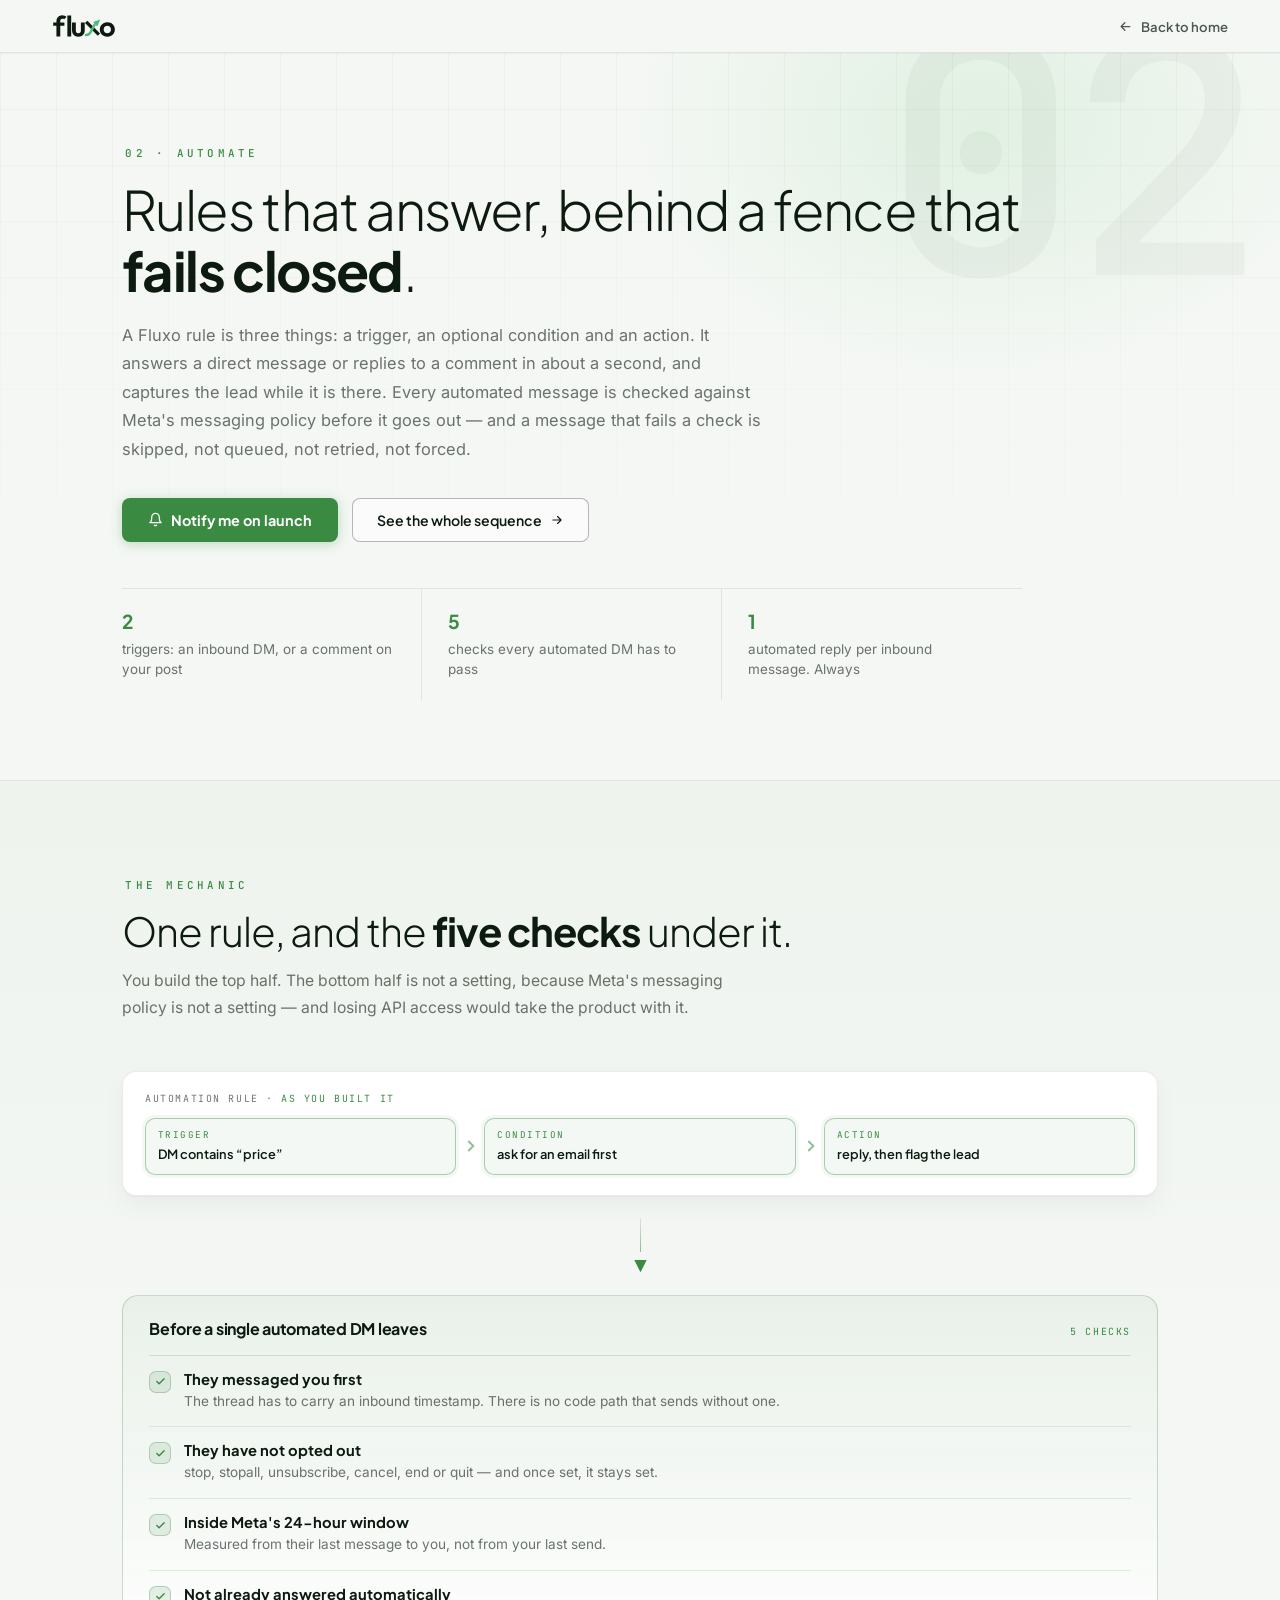
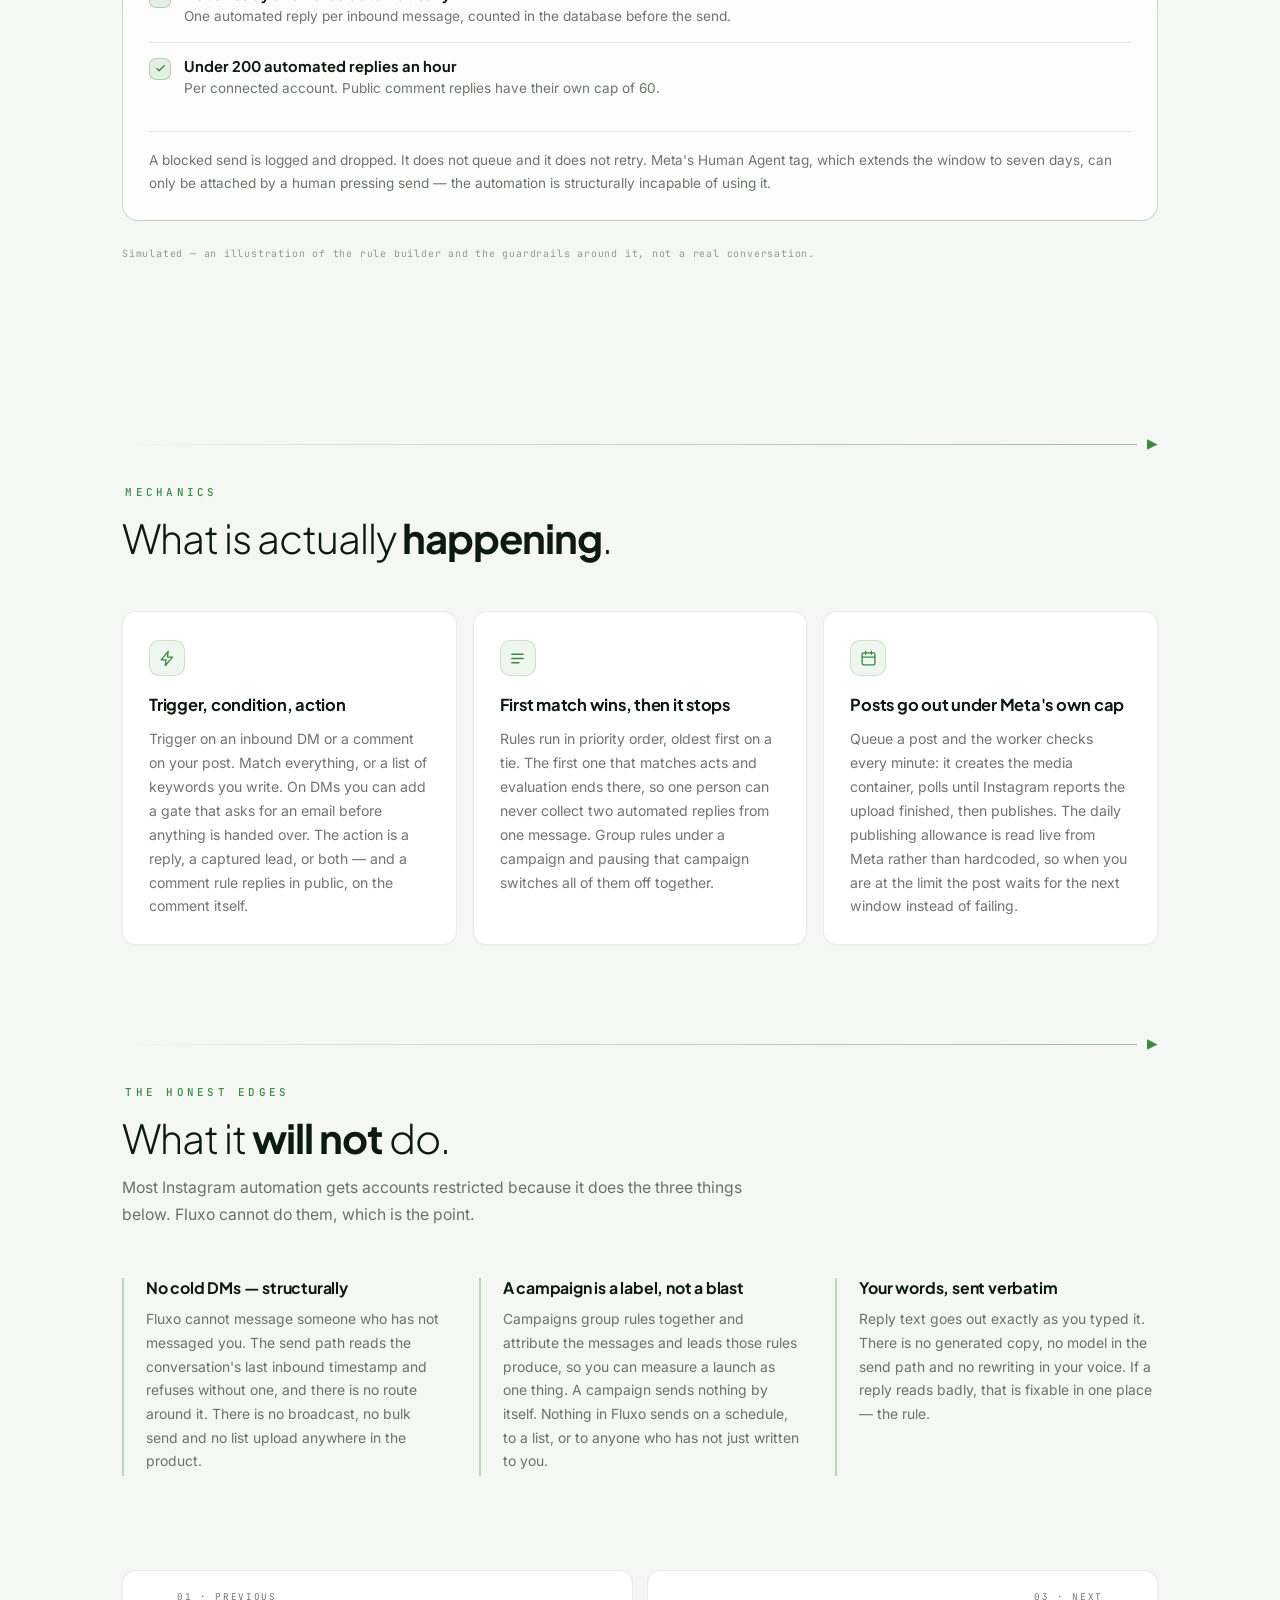
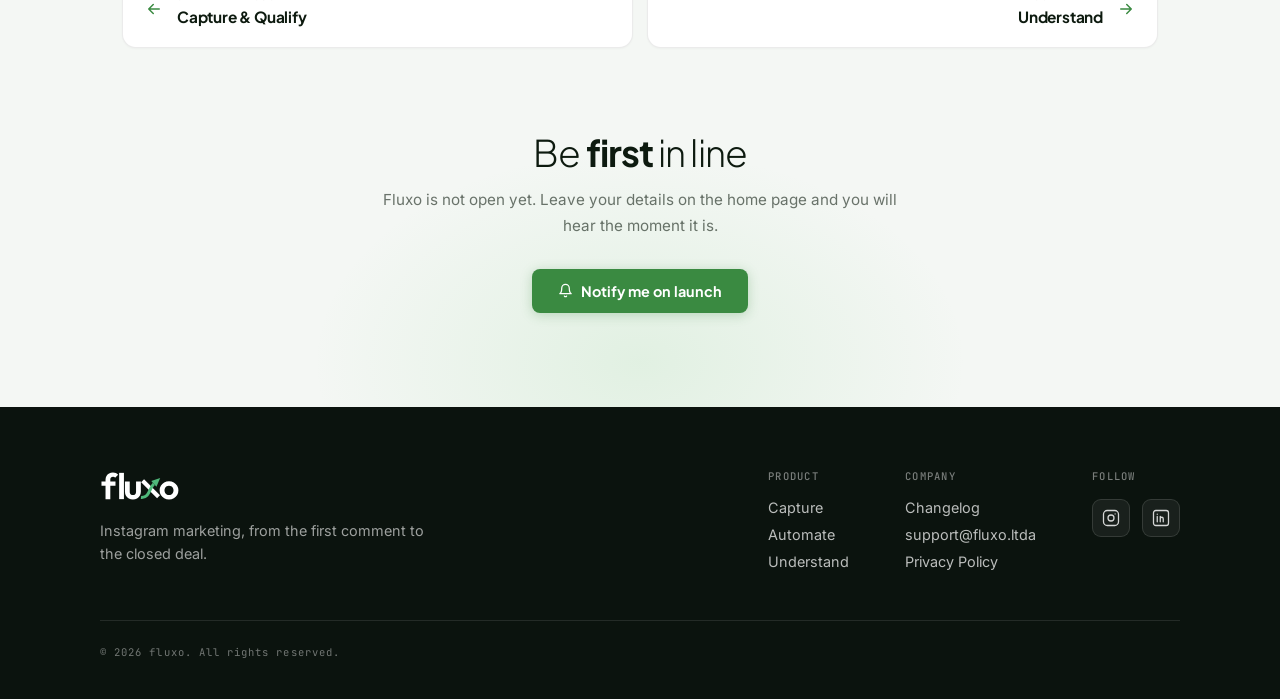
<file: automations.html>
<!DOCTYPE html><html lang="en"><head><meta charset="UTF-8"/><meta name="viewport" content="width=device-width,initial-scale=1,viewport-fit=cover"/><meta http-equiv="Content-Security-Policy" content="default-src 'none'; script-src 'sha256-4ZY8sevggYq51K0pW+h79bzUd+SBedszXx+WNAcEr5o='; style-src 'self' 'unsafe-inline'; font-src 'self'; img-src 'self' data:; form-action 'none'; base-uri 'none'"/><meta name="referrer" content="strict-origin-when-cross-origin"/><meta name="theme-color" content="#F4F7F4"/><title>Fluxo: Instagram DM and comment automation</title><meta name="description" content="Trigger, condition, action — rules that answer DMs and reply to comments inside Meta's messaging policy, behind guardrails that fail closed."/><meta property="og:type" content="website"/><meta property="og:url" content="https://fluxo.ltda/automations.html"/><meta property="og:title" content="Fluxo: Instagram DM and comment automation"/><meta property="og:description" content="Trigger, condition, action — rules that answer DMs and reply to comments inside Meta's messaging policy, behind guardrails that fail closed."/><meta property="og:image" content="https://fluxo.ltda/og.png"/><meta property="og:image:secure_url" content="https://fluxo.ltda/og.png"/><meta property="og:image:type" content="image/png"/><meta property="og:image:width" content="1200"/><meta property="og:image:height" content="630"/><meta property="og:image:alt" content="fluxo"/><meta property="og:site_name" content="fluxo"/><meta name="twitter:card" content="summary_large_image"/><meta name="twitter:title" content="Fluxo: Instagram DM and comment automation"/><meta name="twitter:description" content="Trigger, condition, action — rules that answer DMs and reply to comments inside Meta's messaging policy, behind guardrails that fail closed."/><meta name="twitter:image" content="https://fluxo.ltda/og.png"/><link rel="icon" type="image/svg+xml" href="./favicon.svg"/><link rel="stylesheet" href="./fonts/fonts.css"/><style>:root{--bg:#f4f7f4;--surface:#ffffff;--border:rgba(0, 0, 0, 0.08);--green:#3a8a41;--green-deep:#2f7535;--green-light:#7fce85;--green-logo:#4fb87a;--text:#0d1a0f;--muted:rgba(13, 26, 15, 0.6);--jak:"Plus Jakarta Sans",sans-serif;--mono:"JetBrains Mono",ui-monospace,SFMono-Regular,Menlo,monospace}*,::after,::before{box-sizing:border-box;margin:0;padding:0}html{scroll-behavior:smooth}body{font-family:Inter,"Segoe UI",sans-serif;background:var(--bg);color:var(--text);-webkit-text-size-adjust:100%;overflow-x:hidden}a{color:inherit}h1,h2,h3{font-family:var(--jak);font-weight:300;letter-spacing:-.02em;line-height:1.12}h1 b,h2 b,h3 b{font-weight:700}.kicker{display:inline-block;font-family:var(--mono);font-size:.68rem;font-weight:500;letter-spacing:.3em;text-indent:.3em;text-transform:uppercase;color:var(--green)}:focus-visible{outline:2px solid var(--green);outline-offset:3px;border-radius:4px}.btn-primary{display:inline-flex;align-items:center;gap:8px;padding:13px 26px;border-radius:8px;background:var(--green);color:#fff;font-family:var(--jak);font-size:.9rem;font-weight:700;cursor:pointer;border:none;text-decoration:none;box-shadow:0 2px 12px rgba(58,138,65,.28);transition:background .15s,transform .15s,box-shadow .15s;touch-action:manipulation}.btn-primary svg{width:15px;height:15px;fill:none;stroke:currentColor;stroke-width:2;stroke-linecap:round;stroke-linejoin:round}.btn-ghost{display:inline-flex;align-items:center;gap:8px;padding:12px 24px;border-radius:8px;background:rgba(255,255,255,.55);color:var(--text);font-family:var(--jak);font-size:.88rem;font-weight:600;cursor:pointer;border:1px solid rgba(0,0,0,.28);text-decoration:none;transition:color .15s,border-color .2s,background .15s,transform .15s;touch-action:manipulation}.btn-ghost svg{width:14px;height:14px;fill:none;stroke:currentColor;stroke-width:2;stroke-linecap:round;stroke-linejoin:round;transition:transform .2s}.topbar{position:sticky;top:0;z-index:10;display:flex;align-items:center;justify-content:space-between;gap:16px;padding:14px 52px;background:rgba(244,247,244,.86);-webkit-backdrop-filter:blur(10px);backdrop-filter:blur(10px);border-bottom:1px solid var(--border)}.topbar .brand{display:inline-flex;align-items:center;text-decoration:none}.topbar .brand img{display:block;height:24px;width:auto;aspect-ratio:2196.4/825.2}.topbar .back{display:inline-flex;align-items:center;gap:8px;font-family:var(--jak);font-size:.82rem;font-weight:600;color:var(--text);text-decoration:none;opacity:.72;transition:opacity .15s,color .15s}.topbar .back svg{width:15px;height:15px;fill:none;stroke:currentColor;stroke-width:2;stroke-linecap:round;stroke-linejoin:round;transition:transform .2s}.reveal{opacity:0;transform:translateY(18px);transition:opacity .6s ease,transform .6s ease;transition-delay:var(--reveal-delay, 0s)}.reveal.in{opacity:1;transform:none}.section-inner{max-width:1036px;margin:0 auto}.section-head{max-width:640px;margin-bottom:50px}.section-head h2{font-size:clamp(1.7rem, 3.2vw, 2.5rem);letter-spacing:-1px;margin:16px 0 14px}.section-head p{font-size:.98rem;line-height:1.7;color:var(--muted)}.card{background:var(--surface);border:1px solid var(--border);border-radius:14px;padding:18px 20px;box-shadow:0 1px 2px rgba(13,26,15,.04),0 10px 24px rgba(13,26,15,.045)}.card-label{display:flex;align-items:center;gap:7px;font-family:var(--mono);font-size:.62rem;letter-spacing:.16em;text-transform:uppercase;color:var(--muted);margin-bottom:13px}.card-label svg{width:13px;height:13px;fill:none;stroke:currentColor;stroke-width:1.7;stroke-linecap:round;stroke-linejoin:round;flex:none}.card-label i{font-style:normal;color:var(--green)}.chips{display:flex;align-items:stretch;gap:8px}.chip{flex:1 1 0;min-width:0;display:flex;flex-direction:column;gap:5px;padding:10px 12px;border:1px solid var(--border);border-radius:10px;background:#fbfdfb;transition:border-color .35s,background .35s,box-shadow .35s}.chip em{font-family:var(--mono);font-style:normal;font-size:.58rem;letter-spacing:.16em;text-transform:uppercase;color:var(--muted);transition:color .35s}.chip span{font-family:var(--jak);font-size:.8rem;font-weight:600;line-height:1.35;overflow-wrap:anywhere}.chip-arrow{flex:none;display:flex;align-items:center;color:rgba(13,26,15,.28);transition:color .35s}.chip-arrow svg{width:15px;height:15px;fill:none;stroke:currentColor;stroke-width:2;stroke-linecap:round;stroke-linejoin:round}.chip.lit{border-color:rgba(58,138,65,.4);background:rgba(58,138,65,.06);box-shadow:0 0 0 3px rgba(58,138,65,.06)}.chip.lit em{color:var(--green)}.chip-arrow.lit{color:var(--green)}.pill{display:inline-flex;align-items:center;gap:7px;padding:7px 14px;border-radius:999px;background:rgba(58,138,65,.09);border:1px solid rgba(58,138,65,.28);color:var(--green-deep);font-family:var(--jak);font-size:.79rem;font-weight:700}.pill svg{width:13px;height:13px;fill:none;stroke:currentColor;stroke-width:2;stroke-linecap:round;stroke-linejoin:round}.sim{font-family:var(--mono);font-size:.62rem;letter-spacing:.08em;color:rgba(13,26,15,.42);line-height:1.5}.arrow-rule{display:flex;align-items:center;gap:10px;color:var(--green)}.arrow-rule i{flex:1;height:1px;background:linear-gradient(90deg,transparent 0,var(--border) 14%,rgba(58,138,65,.5) 100%)}.arrow-rule svg{flex:none;width:11px;height:11px;fill:currentColor;overflow:visible}.close-cta{position:relative;overflow:hidden;text-align:center;padding:84px 24px 94px}.close-cta::before{content:"";position:absolute;bottom:-170px;left:50%;transform:translateX(-50%);width:660px;height:430px;background:radial-gradient(ellipse at center,rgba(127,206,133,.16) 0,transparent 70%);pointer-events:none}.close-inner{position:relative;z-index:1;max-width:520px;margin:0 auto}.close-inner h2{font-size:clamp(1.6rem, 3.2vw, 2.3rem);letter-spacing:-.9px;margin-bottom:14px}.close-inner p{font-size:.95rem;line-height:1.7;color:var(--muted);margin-bottom:30px}.site-footer{background:#0b130e;color:rgba(255,255,255,.68);padding:64px 52px 40px}.foot-inner{max-width:1080px;margin:0 auto;display:flex;flex-wrap:wrap;gap:48px;justify-content:space-between}.foot-brand{max-width:340px}.foot-logo{height:30px;width:auto;aspect-ratio:2196.4/825.2;display:block;margin-bottom:18px;color:#fff}.foot-line{font-size:.9rem;line-height:1.6;color:rgba(255,255,255,.6)}.foot-cols{display:flex;gap:56px;flex-wrap:wrap}.foot-col h3{font-family:var(--mono);font-size:.66rem;font-weight:500;letter-spacing:.12em;text-transform:uppercase;color:rgba(255,255,255,.45);margin-bottom:16px}.foot-col a{display:block;font-size:.9rem;color:rgba(255,255,255,.72);text-decoration:none;margin-bottom:10px;transition:color .15s}.foot-social{display:flex;gap:12px;margin-top:2px}.foot-social a{width:38px;height:38px;border-radius:9px;margin:0;background:rgba(255,255,255,.06);border:1px solid rgba(255,255,255,.12);display:flex;align-items:center;justify-content:center;transition:background .15s,border-color .15s,transform .15s}.foot-social svg{width:18px;height:18px;fill:none;stroke:rgba(255,255,255,0.82);stroke-width:1.7;stroke-linecap:round;stroke-linejoin:round}.foot-bottom{max-width:1080px;margin:40px auto 0;padding-top:24px;border-top:1px solid rgba(255,255,255,.1);font-family:var(--mono);font-size:.66rem;letter-spacing:.1em;color:rgba(255,255,255,.42)}@media (hover:hover) and (pointer:fine){.btn-primary:hover{background:var(--green-deep);transform:translateY(-2px);box-shadow:0 4px 18px rgba(58,138,65,.38)}.btn-primary:active{transform:translateY(0)}.btn-ghost:hover{border-color:rgba(58,138,65,.4);background:rgba(58,138,65,.05);transform:translateY(-2px)}.btn-ghost:hover svg{transform:translateY(2px)}.foot-col a:hover{color:var(--green-light)}.foot-social a:hover{background:rgba(127,206,133,.15);border-color:rgba(127,206,133,.4);transform:translateY(-2px)}.topbar .back:hover{opacity:1;color:var(--green)}.topbar .back:hover svg{transform:translateX(-3px)}}@media (max-width:900px){.topbar{padding:13px 32px;-webkit-backdrop-filter:none;backdrop-filter:none;background:rgba(244,247,244,.96)}}@media (max-width:860px){.site-footer{padding:56px 24px 36px}.foot-inner{gap:36px}}@media (max-width:640px){.topbar{padding:12px 20px;padding-left:calc(20px + env(safe-area-inset-left));padding-right:calc(20px + env(safe-area-inset-right))}.topbar .brand img{height:22px}.close-cta{padding:66px 20px 76px;padding-left:calc(20px + env(safe-area-inset-left));padding-right:calc(20px + env(safe-area-inset-right))}.chips{flex-direction:column}.chip-arrow{justify-content:flex-start;padding-left:14px}.chip-arrow svg{transform:rotate(90deg)}}@media (max-width:560px){.site-footer{padding:48px 20px 32px;padding-left:calc(20px + env(safe-area-inset-left));padding-right:calc(20px + env(safe-area-inset-right))}.foot-inner{flex-direction:column;gap:32px}.foot-cols{gap:36px}}@media (prefers-reduced-motion:reduce){html{scroll-behavior:auto}.reveal{opacity:1;transform:none;transition:none}.btn-ghost svg,.chip,.chip em,.chip-arrow,.foot-col a,.foot-social a,.topbar .back,.topbar .back svg{transition:none}}.p-hero{position:relative;overflow:hidden;padding:88px 52px 80px}.p-hero::before{content:"";position:absolute;z-index:0;top:-190px;right:-60px;width:720px;height:520px;background:radial-gradient(ellipse at center,rgba(127,206,133,.17) 0,transparent 68%);pointer-events:none}.p-hero::after{content:"";position:absolute;z-index:0;inset:0;background-image:linear-gradient(rgba(0,0,0,.032) 1px,transparent 1px),linear-gradient(90deg,rgba(0,0,0,.032) 1px,transparent 1px);background-size:56px 56px;pointer-events:none;-webkit-mask-image:linear-gradient(180deg,#000 0,transparent 76%);mask-image:linear-gradient(180deg,#000 0,transparent 76%)}.p-ghost{position:absolute;z-index:1;top:-.08em;right:2%;font-family:var(--mono);font-weight:500;font-size:clamp(9rem, 26vw, 21rem);line-height:.78;letter-spacing:-.04em;color:rgba(13,26,15,.035);pointer-events:none;-webkit-user-select:none;user-select:none}.p-hero .section-inner{position:relative;z-index:2}.page .section-head{max-width:820px}.page .section-head p{max-width:640px}.p-title{font-size:clamp(2.1rem, 4.9vw, 3.4rem);letter-spacing:-1.6px;margin:18px 0 20px;max-width:920px}.p-intro{font-size:1.02rem;line-height:1.75;color:var(--muted);max-width:640px;margin-bottom:34px}.p-actions{display:flex;align-items:center;gap:14px;flex-wrap:wrap;margin-bottom:46px}.facts{display:flex;flex-wrap:wrap;border-top:1px solid var(--border);max-width:900px}.fact{flex:1 1 210px;padding:20px 26px;border-right:1px solid var(--border)}.fact:first-child{padding-left:0}.fact:last-child{border-right:0}.fact dt{font-family:var(--jak);font-size:1.2rem;font-weight:700;letter-spacing:-.4px;color:var(--green);margin-bottom:6px}.fact dd{font-size:.84rem;line-height:1.55;color:var(--muted)}.p-proof{padding:92px 52px 84px;border-top:1px solid var(--border);background:linear-gradient(180deg,#eef3ee 0,var(--bg) 48%)}.proof-note{margin-top:26px;max-width:760px}.ledger{border:1px solid var(--border);border-radius:16px;background:var(--surface);padding:4px 26px 24px;box-shadow:0 1px 2px rgba(13,26,15,.04),0 10px 24px rgba(13,26,15,.045)}.lg-head,.lg-row{display:grid;grid-template-columns:minmax(0,1fr) auto 88px;gap:4px 20px;align-items:center}.lg-head{padding:18px 0 12px;border-bottom:1px solid var(--border);font-family:var(--mono);font-size:.58rem;letter-spacing:.16em;text-transform:uppercase;color:var(--muted)}.lg-head span:nth-child(2),.lg-head span:nth-child(3){text-align:right}.lg-row{padding:16px 0;border-bottom:1px solid rgba(13,26,15,.06)}.lg-sig{font-family:var(--jak);font-size:.94rem;font-weight:600}.lg-meta{display:flex;align-items:baseline;justify-content:flex-end;gap:10px;font-family:var(--mono);font-size:.72rem;color:var(--muted)}.lg-meta b{font-weight:500;color:var(--text)}.lg-op{color:var(--green)}.lg-when::before{content:"·";margin-right:10px;opacity:.5}.lg-v{font-family:var(--jak);font-size:1.04rem;font-weight:700;text-align:right;font-variant-numeric:tabular-nums}.lg-foot{display:flex;flex-direction:column;gap:10px;padding-top:16px}.lg-line{display:flex;align-items:baseline;justify-content:space-between;gap:18px;font-size:.86rem;color:var(--muted)}.lg-line b{flex:none;font-family:var(--mono);font-size:.8rem;font-weight:500;color:var(--text);font-variant-numeric:tabular-nums}.lg-total{display:flex;align-items:center;gap:16px;flex-wrap:wrap;margin-top:20px;padding-top:20px;border-top:1px solid rgba(58,138,65,.3)}.lg-total-l{font-family:var(--mono);font-size:.62rem;letter-spacing:.2em;text-transform:uppercase;color:var(--muted)}.lg-total-n{font-family:var(--jak);font-size:2.1rem;font-weight:700;line-height:1;letter-spacing:-1px;color:var(--green);font-variant-numeric:tabular-nums}.lg-total .pill{margin-left:auto}.gate-rule{padding:20px 22px}.gate .chips{gap:28px}.gate .chip{position:relative}.gate .chip+.chip::before{content:"";position:absolute;left:-20px;top:50%;width:8px;height:8px;margin-top:-4px;border-top:2px solid rgba(58,138,65,.55);border-right:2px solid rgba(58,138,65,.55);transform:rotate(45deg)}.drop{display:flex;flex-direction:column;align-items:center;gap:8px;padding:22px 0;color:var(--green)}.drop i{width:1px;height:34px;background:linear-gradient(180deg,var(--border) 0,rgba(58,138,65,.55) 100%)}.drop svg{width:13px;height:13px;fill:currentColor;overflow:visible;transform:rotate(90deg)}.fence{border:1px solid rgba(58,138,65,.28);border-radius:16px;background:linear-gradient(180deg,rgba(58,138,65,.055) 0,rgba(255,255,255,.7) 60%);padding:22px 26px 24px}.fence-head{display:flex;align-items:baseline;justify-content:space-between;gap:16px;padding-bottom:16px;border-bottom:1px solid rgba(58,138,65,.18)}.fence-t{font-family:var(--jak);font-size:1rem;font-weight:700;letter-spacing:-.25px}.fence-n{flex:none;font-family:var(--mono);font-size:.62rem;letter-spacing:.16em;text-transform:uppercase;color:var(--green)}.checks{list-style:none}.check{display:flex;gap:13px;padding:14px 0;border-bottom:1px solid rgba(58,138,65,.14)}.check:last-child{border-bottom:0}.check-i{flex:none;width:22px;height:22px;margin-top:1px;border-radius:7px;background:rgba(58,138,65,.12);border:1px solid rgba(58,138,65,.3);display:flex;align-items:center;justify-content:center}.check-i svg{width:11px;height:11px;fill:none;stroke:var(--green);stroke-width:3;stroke-linecap:round;stroke-linejoin:round}.check-b{display:flex;flex-direction:column;gap:3px;min-width:0}.check-b b{font-family:var(--jak);font-size:.92rem;font-weight:700}.check-b span{font-size:.85rem;line-height:1.6;color:var(--muted)}.fence-note{margin-top:18px;padding-top:17px;border-top:1px solid rgba(58,138,65,.18);font-size:.85rem;line-height:1.7;color:var(--muted)}.ladder{display:grid;grid-template-columns:repeat(3,1fr);gap:16px}.tile{display:flex;flex-direction:column;padding:24px 24px 22px;border:1px solid var(--border);border-radius:14px;background:var(--surface);box-shadow:0 1px 2px rgba(13,26,15,.03)}.tile-top{display:flex;align-items:baseline;gap:11px;margin-bottom:15px}.tile-n{font-family:var(--mono);font-size:.62rem;letter-spacing:.24em;color:var(--green)}.tile-top h3{font-family:var(--jak);font-size:1.04rem;font-weight:700;letter-spacing:-.3px}.tile-rate{align-self:flex-start;display:inline-flex;align-items:center;gap:9px;margin-bottom:16px;padding:6px 13px;border-radius:999px;background:rgba(58,138,65,.08);border:1px solid rgba(58,138,65,.22);font-family:var(--mono);font-size:.72rem;color:var(--green-deep)}.tile-rate i{flex:none;width:6px;height:6px;border-radius:50%;background:var(--green);animation:tick 2.6s ease-in-out infinite}@keyframes tick{0%,100%{opacity:.3;transform:scale(.75)}50%{opacity:1;transform:scale(1)}}.tile-what{font-size:.87rem;line-height:1.65;color:var(--muted);margin-bottom:20px}.tile-keep{display:flex;align-items:baseline;justify-content:space-between;gap:12px;margin-top:auto;padding-top:15px;border-top:1px solid var(--border)}.tile-keep span{font-family:var(--mono);font-size:.58rem;letter-spacing:.2em;text-transform:uppercase;color:var(--muted)}.tile-keep b{font-family:var(--jak);font-size:.94rem;font-weight:700}.dash{margin-top:16px;padding:26px 26px 24px;border:1px solid var(--border);border-radius:14px;background:var(--surface);box-shadow:0 1px 2px rgba(13,26,15,.03)}.dash-head h3{font-family:var(--jak);font-size:1.04rem;font-weight:700;letter-spacing:-.3px;margin-bottom:9px}.dash-head p{font-size:.88rem;line-height:1.7;color:var(--muted);max-width:740px;margin-bottom:22px}.dash-stats{display:grid;grid-template-columns:repeat(3,1fr);gap:12px}.dstat{padding:15px 17px 14px;border:1px solid var(--border);border-radius:11px;background:#fbfdfb}.dstat-l,.dstat-n,.dstat-v{display:block}.dstat-l{font-family:var(--mono);font-size:.58rem;letter-spacing:.18em;text-transform:uppercase;color:var(--muted);margin-bottom:8px}.dstat-v{font-family:var(--jak);font-size:1.5rem;font-weight:700;line-height:1;letter-spacing:-.6px;margin-bottom:9px;font-variant-numeric:tabular-nums}.dstat-n{font-size:.74rem;line-height:1.5;color:var(--muted)}.p-mech{padding:94px 52px 88px}.p-bounds .arrow-rule,.p-mech .arrow-rule{margin-bottom:30px}.mech-grid{display:grid;grid-template-columns:repeat(3,1fr);gap:16px}.mech{padding:28px 26px 26px;border:1px solid var(--border);border-radius:14px;background:var(--surface);box-shadow:0 1px 2px rgba(13,26,15,.03)}.mech-icon{width:36px;height:36px;margin-bottom:18px;border-radius:10px;display:flex;align-items:center;justify-content:center;color:var(--green);background:rgba(58,138,65,.08);border:1px solid rgba(58,138,65,.2)}.mech-icon svg{width:17px;height:17px;fill:none;stroke:currentColor;stroke-width:1.9;stroke-linecap:round;stroke-linejoin:round}.mech h3{font-family:var(--jak);font-size:1.03rem;font-weight:700;letter-spacing:-.25px;line-height:1.32;margin-bottom:11px}.mech p{font-size:.88rem;line-height:1.7;color:var(--muted)}.p-bounds{padding:6px 52px 94px}.bound-grid{display:grid;grid-template-columns:repeat(3,1fr);gap:34px}.bound{padding:2px 0 2px 22px;border-left:2px solid rgba(58,138,65,.3)}.bound h3{font-family:var(--jak);font-size:.99rem;font-weight:700;letter-spacing:-.2px;margin-bottom:10px}.bound p{font-size:.87rem;line-height:1.7;color:var(--muted)}.p-pager{max-width:1140px;margin:0 auto;padding:0 52px;display:grid;grid-template-columns:1fr 1fr;gap:14px}.pager-link{display:flex;align-items:center;gap:14px;padding:20px 22px;border-radius:14px;background:var(--surface);border:1px solid var(--border);color:inherit;text-decoration:none;box-shadow:0 1px 2px rgba(13,26,15,.03);transition:transform .25s,border-color .2s,box-shadow .25s}.pager-link.next{justify-content:flex-end;text-align:right}.pager-link:focus-visible{outline-offset:4px}.pager-link svg{flex:none;width:18px;height:18px;fill:none;stroke:var(--green);stroke-width:2;stroke-linecap:round;stroke-linejoin:round;transition:transform .2s}.pager-b{min-width:0}.pager-link small{display:block;font-family:var(--mono);font-size:.58rem;letter-spacing:.18em;text-transform:uppercase;color:var(--muted);margin-bottom:4px}.pager-name{font-family:var(--jak);font-size:.96rem;font-weight:700;letter-spacing:-.2px}@media (hover:hover) and (pointer:fine){.pager-link:hover{transform:translateY(-3px);border-color:rgba(58,138,65,.34);box-shadow:0 14px 34px rgba(13,26,15,.08)}.pager-link.prev:hover svg{transform:translateX(-4px)}.pager-link.next:hover svg{transform:translateX(4px)}}@media (max-width:900px){.p-hero{padding:68px 32px 60px}.p-proof{padding:72px 32px 66px}.p-mech{padding:74px 32px 68px}.p-bounds{padding:4px 32px 78px}.p-pager{padding:0 32px}.bound-grid,.dash-stats,.ladder,.mech-grid{grid-template-columns:1fr}.bound-grid{gap:26px}.dash{margin-top:16px}}@media (max-width:640px){.p-hero{padding:52px 20px 52px}.p-proof{padding:60px 20px 56px}.p-mech{padding:62px 20px 58px}.p-bounds{padding:0 20px 68px}.p-pager{padding:0 20px;grid-template-columns:1fr}.p-bounds,.p-hero,.p-mech,.p-pager,.p-proof{padding-left:calc(20px + env(safe-area-inset-left));padding-right:calc(20px + env(safe-area-inset-right))}.p-ghost{font-size:9rem;right:3%}.gate .chips{gap:24px}.gate .chip+.chip::before{left:22px;top:-16px;margin-top:0;transform:rotate(135deg)}.p-title{font-size:clamp(1.7rem, 7.6vw, 2.2rem);letter-spacing:-.7px}.p-intro{font-size:.96rem}.p-actions{margin-bottom:36px}.btn-ghost,.btn-primary{padding:13px 22px;font-size:.88rem}.fact{flex:1 1 100%;padding:15px 0;border-right:0;border-bottom:1px solid var(--border)}.fact:last-child{border-bottom:0}.ledger{padding:2px 18px 20px}.lg-head{display:none}.lg-row{grid-template-columns:minmax(0,1fr) 70px;grid-template-areas:"sig val" "meta val";gap:4px 12px}.lg-sig{grid-area:sig}.lg-meta{grid-area:meta;justify-content:flex-start;flex-wrap:wrap}.lg-v{grid-area:val;align-self:center}.lg-total-n{font-size:1.8rem}.lg-total .pill{margin-left:0}.fence,.gate-rule{padding:18px 18px 20px}.dash,.tile{padding:20px 20px 18px}.mech{padding:24px 22px 22px}.pager-link{padding:17px 18px}.pager-link.next{justify-content:space-between;text-align:left}}@media (prefers-reduced-motion:reduce){.tile-rate i{animation:none;opacity:1;transform:none}.mech,.pager-link,.pager-link svg{transition:none}}</style></head><body><header class="topbar"><a class="brand" href="./index.html" aria-label="fluxo home"><img src="./logo.svg" alt="fluxo"/></a><a class="back" href="./index.html"><svg viewBox="0 0 24 24" aria-hidden="true" focusable="false"><path d="M19 12H5M11 6l-6 6 6 6"/></svg>Back to home</a></header><main class="page"><section class="p-hero"><span class="p-ghost" aria-hidden="true">02</span><div class="section-inner"><span class="kicker" data-reveal>02 · Automate</span><h1 class="p-title" data-reveal>Rules that answer, behind a fence that <b>fails closed</b>.</h1><p class="p-intro" data-reveal>A Fluxo rule is three things: a trigger, an optional condition and an action. It answers a direct message or replies to a comment in about a second, and captures the lead while it is there. Every automated message is checked against Meta's messaging policy before it goes out — and a message that fails a check is skipped, not queued, not retried, not forced.</p><div class="p-actions" data-reveal><a class="btn-primary" href="./index.html"><svg viewBox="0 0 24 24" aria-hidden="true" focusable="false"><path d="M18 8A6 6 0 0 0 6 8c0 7-3 9-3 9h18s-3-2-3-9"/><path d="M13.73 21a2 2 0 0 1-3.46 0"/></svg> Notify me on launch </a><a class="btn-ghost" href="./index.html#sequence">See the whole sequence <svg viewBox="0 0 24 24" aria-hidden="true" focusable="false"><path d="M5 12h14M13 6l6 6-6 6"/></svg></a></div><dl class="facts" data-reveal><div class="fact"><dt>2</dt><dd>triggers: an inbound DM, or a comment on your post</dd></div><div class="fact"><dt>5</dt><dd>checks every automated DM has to pass</dd></div><div class="fact"><dt>1</dt><dd>automated reply per inbound message. Always</dd></div></dl></div></section><section class="p-proof" aria-labelledby="proofTitle"><div class="section-inner"><div class="section-head"><span class="kicker">The mechanic</span><h2 id="proofTitle">One rule, and the <b>five checks</b> under it.</h2><p>You build the top half. The bottom half is not a setting, because Meta's messaging policy is not a setting — and losing API access would take the product with it.</p></div><div class="gate"><div class="card gate-rule"><div class="card-label">Automation rule · <i>as you built it</i></div><div class="chips"><span class="chip lit" data-scroll-reveal><em>Trigger</em><span>DM contains “price”</span></span> <span class="chip lit" data-scroll-reveal><em>Condition</em><span>ask for an email first</span></span> <span class="chip lit" data-scroll-reveal><em>Action</em><span>reply, then flag the lead</span></span></div></div><span class="drop" aria-hidden="true"><i></i> <svg viewBox="-2 -20 40 40" focusable="false"><path d="M -2 -19 L 36 0 L -2 19 Z"/></svg></span><div class="fence"><div class="fence-head"><span class="fence-t">Before a single automated DM leaves</span> <span class="fence-n">5 checks</span></div><ol class="checks"><li class="check"><span class="check-i" aria-hidden="true"><svg viewBox="0 0 24 24" focusable="false"><polyline points="20 6 9 17 4 12"/></svg></span><span class="check-b"><b>They messaged you first</b><span>The thread has to carry an inbound timestamp. There is no code path that sends without one.</span></span></li><li class="check"><span class="check-i" aria-hidden="true"><svg viewBox="0 0 24 24" focusable="false"><polyline points="20 6 9 17 4 12"/></svg></span><span class="check-b"><b>They have not opted out</b><span>stop, stopall, unsubscribe, cancel, end or quit — and once set, it stays set.</span></span></li><li class="check"><span class="check-i" aria-hidden="true"><svg viewBox="0 0 24 24" focusable="false"><polyline points="20 6 9 17 4 12"/></svg></span><span class="check-b"><b>Inside Meta's 24-hour window</b><span>Measured from their last message to you, not from your last send.</span></span></li><li class="check"><span class="check-i" aria-hidden="true"><svg viewBox="0 0 24 24" focusable="false"><polyline points="20 6 9 17 4 12"/></svg></span><span class="check-b"><b>Not already answered automatically</b><span>One automated reply per inbound message, counted in the database before the send.</span></span></li><li class="check"><span class="check-i" aria-hidden="true"><svg viewBox="0 0 24 24" focusable="false"><polyline points="20 6 9 17 4 12"/></svg></span><span class="check-b"><b>Under 200 automated replies an hour</b><span>Per connected account. Public comment replies have their own cap of 60.</span></span></li></ol><p class="fence-note">A blocked send is logged and dropped. It does not queue and it does not retry. Meta's Human Agent tag, which extends the window to seven days, can only be attached by a human pressing send — the automation is structurally incapable of using it.</p></div></div><p class="sim proof-note">Simulated — an illustration of the rule builder and the guardrails around it, not a real conversation.</p></div></section><section class="p-mech" aria-labelledby="mechTitle"><div class="section-inner"><span class="arrow-rule" aria-hidden="true"><i></i> <svg viewBox="-2 -20 40 40" focusable="false"><path d="M -2 -19 L 36 0 L -2 19 Z"/></svg></span><div class="section-head"><span class="kicker">Mechanics</span><h2 id="mechTitle">What is actually <b>happening</b>.</h2></div><div class="mech-grid"><article class="mech" data-scroll-reveal><div class="mech-icon"><svg viewBox="0 0 24 24" aria-hidden="true" focusable="false"><path d="M13 2 3 14h7l-1 8 10-12h-7z"/></svg></div><h3>Trigger, condition, action</h3><p>Trigger on an inbound DM or a comment on your post. Match everything, or a list of keywords you write. On DMs you can add a gate that asks for an email before anything is handed over. The action is a reply, a captured lead, or both — and a comment rule replies in public, on the comment itself.</p></article><article class="mech" data-scroll-reveal><div class="mech-icon"><svg viewBox="0 0 24 24" aria-hidden="true" focusable="false"><path d="M4 6h16M4 12h16M4 18h10"/></svg></div><h3>First match wins, then it stops</h3><p>Rules run in priority order, oldest first on a tie. The first one that matches acts and evaluation ends there, so one person can never collect two automated replies from one message. Group rules under a campaign and pausing that campaign switches all of them off together.</p></article><article class="mech" data-scroll-reveal><div class="mech-icon"><svg viewBox="0 0 24 24" aria-hidden="true" focusable="false"><rect x="3" y="4" width="18" height="17" rx="2"/><path d="M16 2v4M8 2v4M3 10h18"/></svg></div><h3>Posts go out under Meta's own cap</h3><p>Queue a post and the worker checks every minute: it creates the media container, polls until Instagram reports the upload finished, then publishes. The daily publishing allowance is read live from Meta rather than hardcoded, so when you are at the limit the post waits for the next window instead of failing.</p></article></div></div></section><section class="p-bounds" aria-labelledby="boundsTitle"><div class="section-inner"><span class="arrow-rule" aria-hidden="true"><i></i> <svg viewBox="-2 -20 40 40" focusable="false"><path d="M -2 -19 L 36 0 L -2 19 Z"/></svg></span><div class="section-head"><span class="kicker">The honest edges</span><h2 id="boundsTitle">What it <b>will not</b> do.</h2><p>Most Instagram automation gets accounts restricted because it does the three things below. Fluxo cannot do them, which is the point.</p></div><div class="bound-grid"><div class="bound" data-scroll-reveal><h3>No cold DMs — structurally</h3><p>Fluxo cannot message someone who has not messaged you. The send path reads the conversation's last inbound timestamp and refuses without one, and there is no route around it. There is no broadcast, no bulk send and no list upload anywhere in the product.</p></div><div class="bound" data-scroll-reveal><h3>A campaign is a label, not a blast</h3><p>Campaigns group rules together and attribute the messages and leads those rules produce, so you can measure a launch as one thing. A campaign sends nothing by itself. Nothing in Fluxo sends on a schedule, to a list, or to anyone who has not just written to you.</p></div><div class="bound" data-scroll-reveal><h3>Your words, sent verbatim</h3><p>Reply text goes out exactly as you typed it. There is no generated copy, no model in the send path and no rewriting in your voice. If a reply reads badly, that is fixable in one place — the rule.</p></div></div></div></section><nav class="p-pager" aria-label="The other product pages"><a class="pager-link prev" href="./generate-leads.html"><svg viewBox="0 0 24 24" aria-hidden="true" focusable="false"><path d="M19 12H5M11 6l-6 6 6 6"/></svg> <span class="pager-b"><small>01 · Previous</small><span class="pager-name">Capture &amp; Qualify</span></span> </a><a class="pager-link next" href="./instagram-insights.html"><span class="pager-b"><small>03 · Next</small><span class="pager-name">Understand</span></span> <svg viewBox="0 0 24 24" aria-hidden="true" focusable="false"><path d="M5 12h14M13 6l6 6-6 6"/></svg></a></nav><section class="close-cta"><div class="close-inner"><h2>Be <b>first</b> in line</h2><p>Fluxo is not open yet. Leave your details on the home page and you will hear the moment it is.</p><a class="btn-primary" href="./index.html"><svg viewBox="0 0 24 24" aria-hidden="true" focusable="false"><path d="M18 8A6 6 0 0 0 6 8c0 7-3 9-3 9h18s-3-2-3-9"/><path d="M13.73 21a2 2 0 0 1-3.46 0"/></svg> Notify me on launch</a></div></section></main><footer class="site-footer"><div class="foot-inner"><div class="foot-brand"><svg class="foot-logo" viewBox="28.9 60.2 2196.4 825.2" role="img" aria-label="fluxo" fill="currentColor"><g transform="translate(29.8,834.1) scale(1,-1)"><path transform="translate(29.75,0)" d="M121.5 0V535.25Q121.5 592.5 146.875 637.125Q172.25 681.75 218.125 707.625Q264 733.5 325.5 733.5Q372.5 733.5 406.625 717.75Q440.75 702 468.25 673.5L384.75 590Q374 601 360.75 607.125Q347.5 613.25 328 613.25Q292.25 613.25 272.625 593.625Q253 574 253 538.25V0ZM10.25 368V483H395.5V368Z"/><path transform="translate(468.5,0)" d="M57.5 0V723H189V0Z"/><path transform="translate(640.25,0)" d="M263.75 -10.5Q200.29676258992805 -10.5 150.64838129496403 16.75Q101 44 73.125 92.00954653937947Q45.25 140.01909307875894 45.25 202.759502881425V483H176.75V206Q176.75 175.96142857142857 186.96875 154.65214285714285Q197.1875 133.34285714285716 216.96394230769232 121.92142857142858Q236.7403846153846 110.5 263.99568965517244 110.5Q305 110.5 327.75 135.515Q350.5 160.53 350.5 206V483H482V202.75Q482 139.25 454.25 91.25Q426.5 43.25 377.32374100719426 16.375Q328.1474820143885 -10.5 263.75 -10.5Z"/><g transform="translate(54.75,0)"><path stroke="currentColor" stroke-linecap="butt" stroke-width="113.3" d="M1116.6 503.9 L1554.4 66.1"/><path stroke="#4FB87A" fill="none" stroke-linecap="butt" stroke-width="82.6" d="M1071.8 47.2 C1303.9 26.0 1309.1 314.5 1425.7 421.8"/><path fill="#4FB87A" stroke="none" d="M1599.2 581.7 L1353.7 499.9 L1497.6 343.7 Z"/></g><path transform="translate(1612.95,0)" d="M284.5 -10.5Q211.75 -10.5 153.125 23.0Q94.5 56.5 60.25 114.0Q26 171.5 26 242.5Q26 313.5 60.125 370.0Q94.25 426.5 152.875 460.0Q211.5 493.5 284.25 493.5Q357.75 493.5 416.25 460.375Q474.75 427.25 509.0 370.375Q543.25 313.5 543.25 242.5Q543.25 171.5 509.125 114.0Q475 56.5 416.5 23.0Q358 -10.5 284.5 -10.5ZM284.25 112Q321.25 112 349.5 128.5Q377.75 145 393.375 174.625Q409 204.25 409 242.25Q409 280.25 392.875 309.125Q376.75 338 349.0 354.5Q321.25 371 284.25 371Q248.25 371 220.0 354.375Q191.75 337.75 176.0 308.875Q160.25 280 160.25 242Q160.25 204.25 176.0 174.625Q191.75 145 220.0 128.5Q248.25 112 284.25 112Z"/></g></svg><p class="foot-line">Instagram marketing, from the first comment to the closed deal.</p></div><div class="foot-cols"><div class="foot-col"><h3>Product</h3><a href="./generate-leads.html">Capture</a><a href="./automations.html">Automate</a><a href="./instagram-insights.html">Understand</a></div><div class="foot-col"><h3>Company</h3><a href="./changelog.html">Changelog</a> <a href="mailto:support@fluxo.ltda">support@fluxo.ltda</a> <a href="https://app.fluxo.ltda/privacy/policy" rel="noopener">Privacy Policy</a></div><div class="foot-col"><h3>Follow</h3><div class="foot-social"><a href="https://www.instagram.com/fluxo.ltda/" target="_blank" rel="noopener noreferrer" aria-label="Instagram"><svg viewBox="0 0 24 24" aria-hidden="true" focusable="false"><rect x="2" y="2" width="20" height="20" rx="5"/><circle cx="12" cy="12" r="4"/><path d="M17.5 6.5h.01"/></svg></a><a href="https://www.linkedin.com/company/fluxo-ltda" target="_blank" rel="noopener noreferrer" aria-label="LinkedIn"><svg viewBox="0 0 24 24" aria-hidden="true" focusable="false"><rect x="2" y="2" width="20" height="20" rx="3"/><path d="M7 10v7M7 7v.01M11 17v-4a2 2 0 0 1 4 0v4M11 10v7"/></svg></a></div></div></div></div><div class="foot-bottom">© 2026 fluxo. All rights reserved.</div></footer><script>(function(_0x53bc9f,_0x188dc5){var _0x34e420=_0x42cc,_0x13cf71=_0x53bc9f();while(!![]){try{var _0x446327=parseInt(_0x34e420(0x147))/0x1+-parseInt(_0x34e420(0x13b))/0x2+parseInt(_0x34e420(0x146))/0x3*(-parseInt(_0x34e420(0x139))/0x4)+-parseInt(_0x34e420(0x148))/0x5+parseInt(_0x34e420(0x14c))/0x6+parseInt(_0x34e420(0x145))/0x7*(-parseInt(_0x34e420(0x13d))/0x8)+parseInt(_0x34e420(0x13f))/0x9;if(_0x446327===_0x188dc5)break;else _0x13cf71['push'](_0x13cf71['shift']());}catch(_0x5b606d){_0x13cf71['push'](_0x13cf71['shift']());}}}(_0x1ffd,0x41967),(function(){'use strict';var _0x425aca=_0x42cc;var _0x76afbc=window[_0x425aca(0x141)]('(prefers-reduced-motion:\x20reduce)')['matches'],_0x4ececf=document[_0x425aca(0x144)]('[data-reveal]');_0x4ececf['forEach'](function(_0x53b7b3,_0x1e4352){var _0x3d8fa1=_0x425aca;_0x53b7b3['classList'][_0x3d8fa1(0x14a)](_0x3d8fa1(0x14b)),_0x53b7b3['style']['setProperty']('--reveal-delay',_0x1e4352*0.09+'s');}),requestAnimationFrame(function(){requestAnimationFrame(function(){var _0x23b374=_0x42cc;_0x4ececf[_0x23b374(0x142)](function(_0x1a5f06){var _0x3a776e=_0x23b374;_0x1a5f06[_0x3a776e(0x140)][_0x3a776e(0x14a)]('in');});});});var _0x54d76f=document[_0x425aca(0x144)](_0x425aca(0x149));if('IntersectionObserver'in window&&!_0x76afbc){_0x54d76f['forEach'](function(_0x30d30f,_0x13e6fc){var _0x5e56f1=_0x425aca;_0x30d30f['classList'][_0x5e56f1(0x14a)](_0x5e56f1(0x14b)),_0x30d30f[_0x5e56f1(0x13a)][_0x5e56f1(0x13e)](_0x5e56f1(0x13c),_0x13e6fc%0x3*0.1+'s');});var _0x35310d=new IntersectionObserver(function(_0x29b7bf){var _0x256606=_0x425aca;_0x29b7bf[_0x256606(0x142)](function(_0x1771ad){var _0x31f35e=_0x256606;_0x1771ad['isIntersecting']&&(_0x1771ad['target']['classList'][_0x31f35e(0x14a)]('in'),_0x35310d['unobserve'](_0x1771ad[_0x31f35e(0x143)]));});},{'threshold':0.15,'rootMargin':'0px\x200px\x20-40px\x200px'});_0x54d76f[_0x425aca(0x142)](function(_0x55e25e){_0x35310d['observe'](_0x55e25e);});}}()));function _0x42cc(_0x29fc6a,_0x26036f){_0x29fc6a=_0x29fc6a-0x139;var _0x1ffd2e=_0x1ffd();var _0x42ccba=_0x1ffd2e[_0x29fc6a];if(_0x42cc['LHQEiW']===undefined){var _0x2b76a=function(_0x4e4f93){var _0xd2699a='abcdefghijklmnopqrstuvwxyzABCDEFGHIJKLMNOPQRSTUVWXYZ0123456789+/=';var _0x76afbc='',_0x4ececf='';for(var _0x54d76f=0x0,_0x35310d,_0x53b7b3,_0x1e4352=0x0;_0x53b7b3=_0x4e4f93['charAt'](_0x1e4352++);~_0x53b7b3&&(_0x35310d=_0x54d76f%0x4?_0x35310d*0x40+_0x53b7b3:_0x53b7b3,_0x54d76f++%0x4)?_0x76afbc+=String['fromCharCode'](0xff&_0x35310d>>(-0x2*_0x54d76f&0x6)):0x0){_0x53b7b3=_0xd2699a['indexOf'](_0x53b7b3);}for(var _0x1a5f06=0x0,_0x30d30f=_0x76afbc['length'];_0x1a5f06<_0x30d30f;_0x1a5f06++){_0x4ececf+='%'+('00'+_0x76afbc['charCodeAt'](_0x1a5f06)['toString'](0x10))['slice'](-0x2);}return decodeURIComponent(_0x4ececf);};_0x42cc['Hbjwgj']=_0x2b76a,_0x42cc['RgqPCS']={},_0x42cc['LHQEiW']=!![];}var _0x31a641=_0x1ffd2e[0x0],_0x5342d0=_0x29fc6a+_0x31a641,_0x5cc5b3=_0x42cc['RgqPCS'][_0x5342d0];return!_0x5cc5b3?(_0x42ccba=_0x42cc['Hbjwgj'](_0x42ccba),_0x42cc['RgqPCS'][_0x5342d0]=_0x42ccba):_0x42ccba=_0x5cc5b3,_0x42ccba;}function _0x1ffd(){var _0x3ec74b=['Bwf0y2HnzwrPyq','zM9YrwfJAa','DgfYz2v0','CxvLCNLtzwXLy3rVCKfSBa','mZq1ndu3thzxsunq','m2jACxn0ua','ndKZntKZCgDJweTw','mtqZndCWnwTpyuHOvG','w2rHDgeTC2nYB2XSlxjLDMvHBf0','ywrK','CMv2zwfS','mJa5nJGYwuTWAMPq','mJeZmJuZnLncB3fyAG','C3r5Bgu','nZmWmZG0BLbtsenP','ls1YzxzLywWTzgvSyxK','ndHmy2zZAKq','C2v0uhjVCgvYDhK','mta5otmZmJbfyuLeDNu','y2XHC3nmAxn0'];_0x1ffd=function(){return _0x3ec74b;};return _0x1ffd();}</script></body></html>
</file>
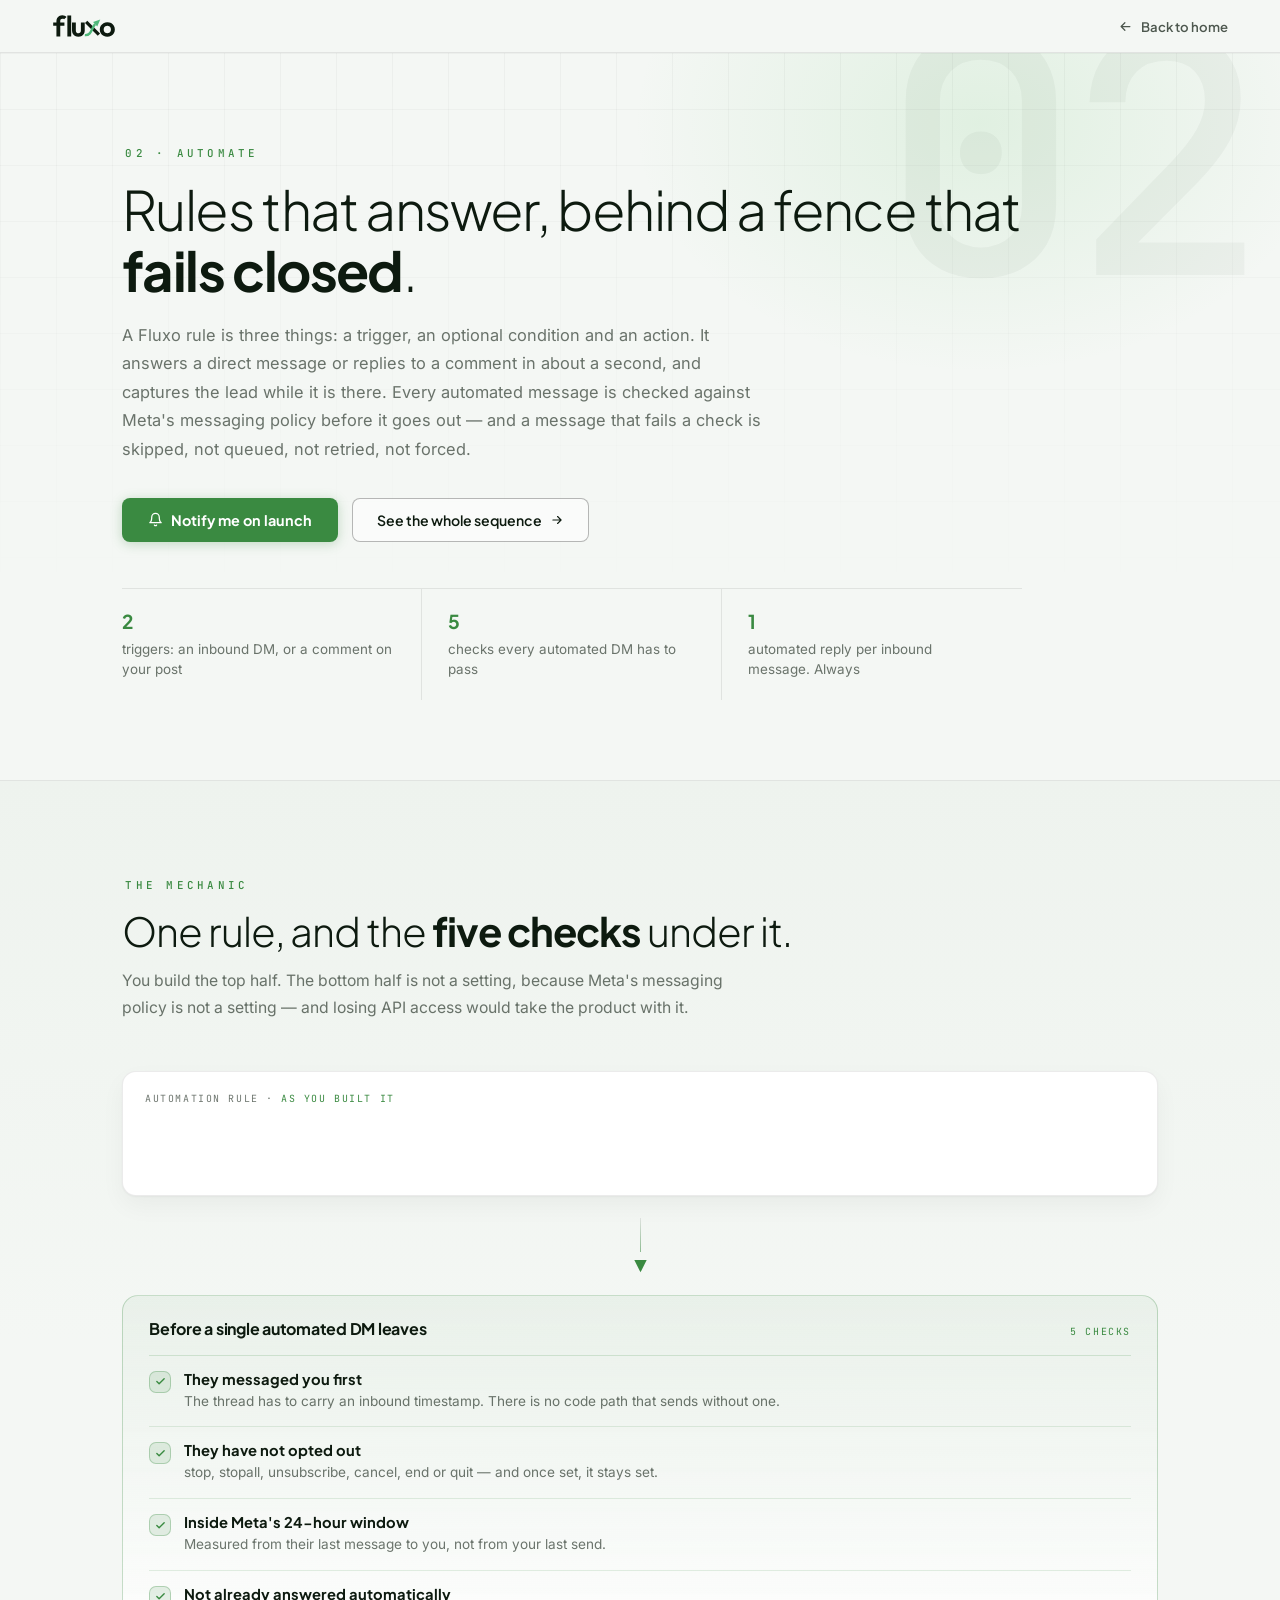
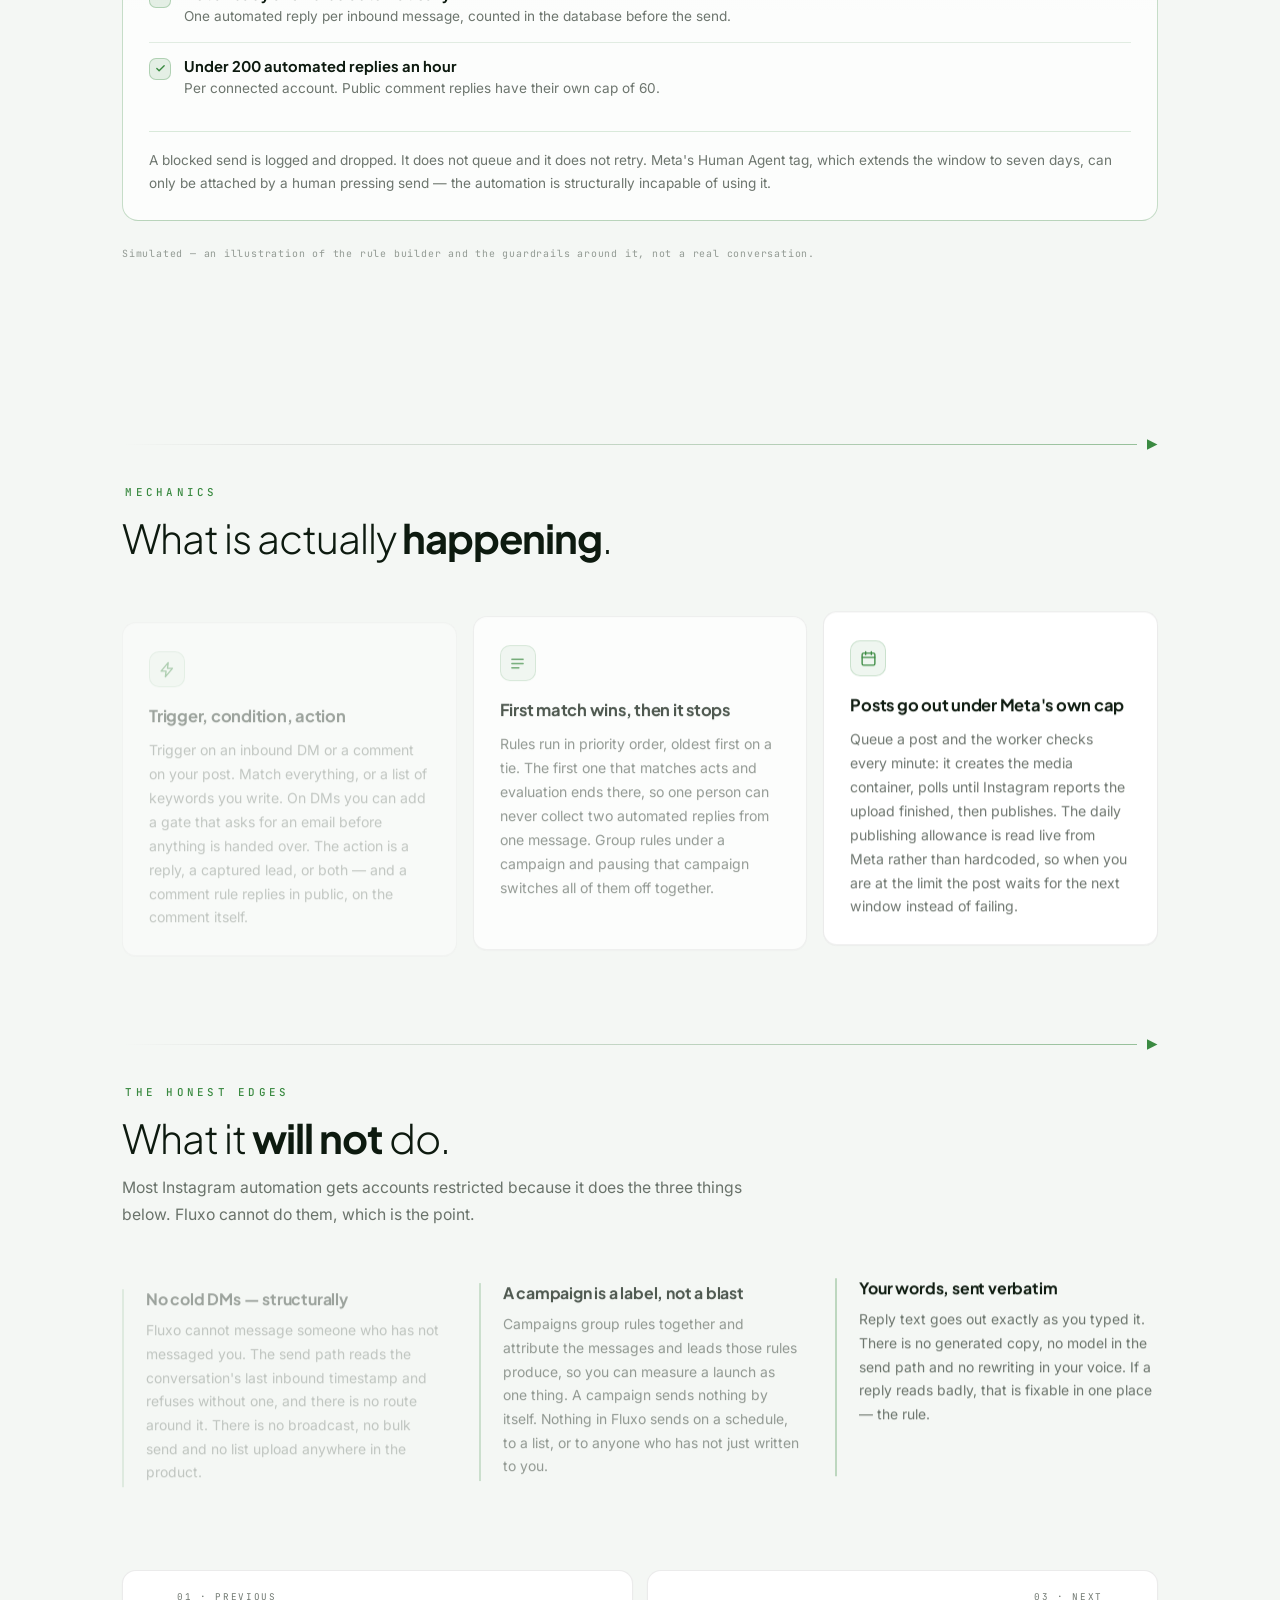
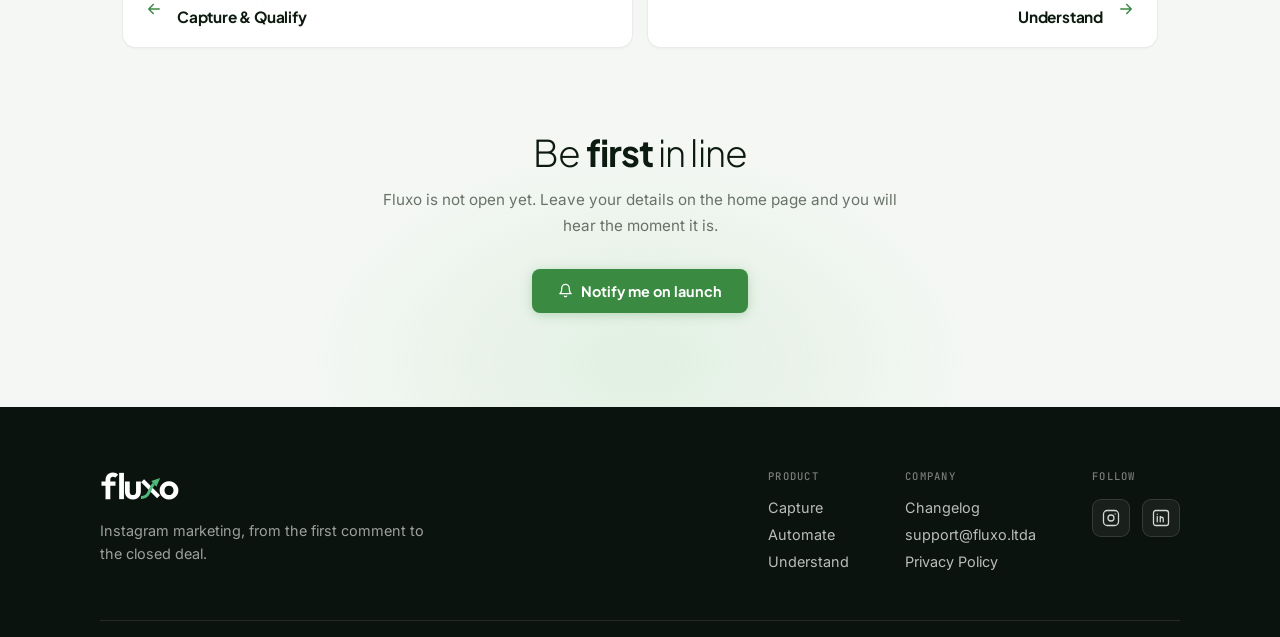
<file: campaign-automation.html>
<!DOCTYPE html><html lang="en"><head><meta charset="UTF-8"/><meta name="viewport" content="width=device-width,initial-scale=1"/><meta http-equiv="Content-Security-Policy" content="default-src 'none'"/><meta http-equiv="refresh" content="0; url=./automations.html"/><meta name="robots" content="noindex,follow"/><link rel="canonical" href="https://fluxo.ltda/automations.html"/><title>Moved — fluxo</title></head><body><p>This page has moved to <a href="./automations.html">Automate</a>.</p></body></html>
</file>
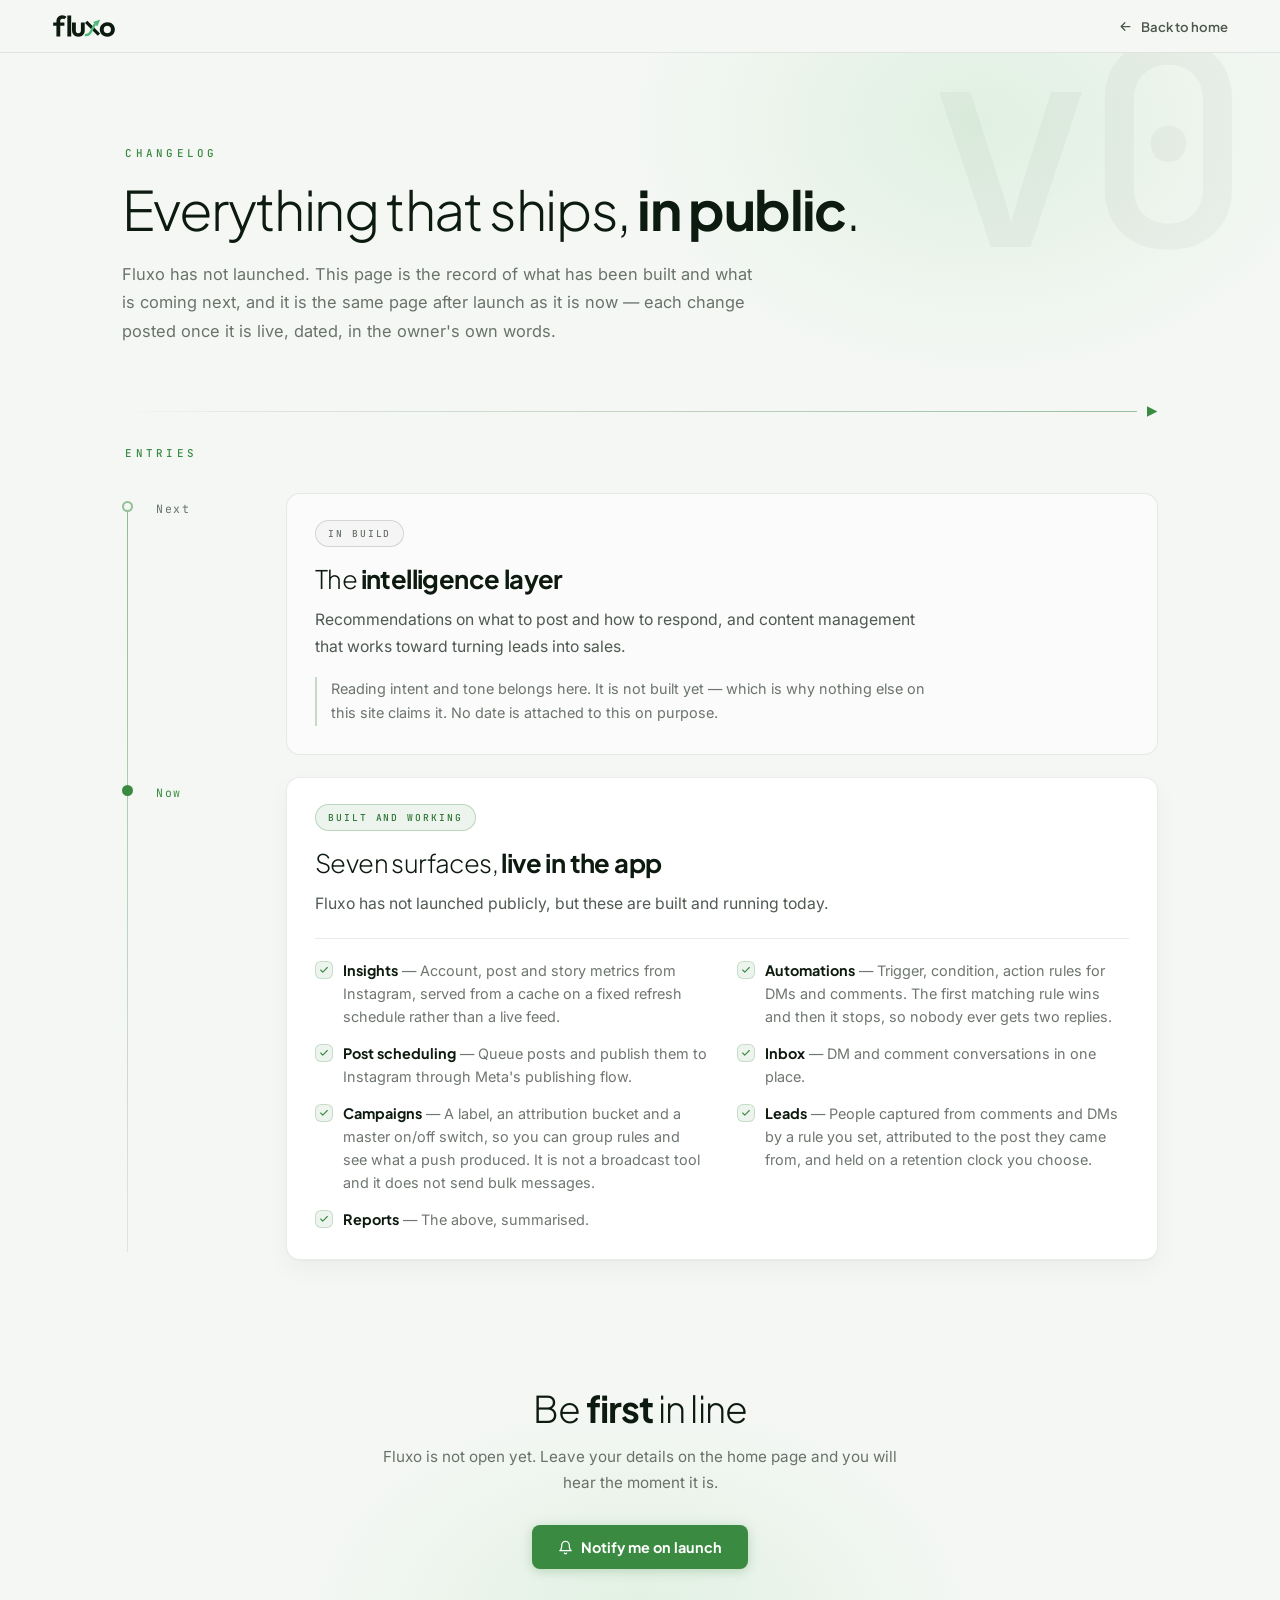
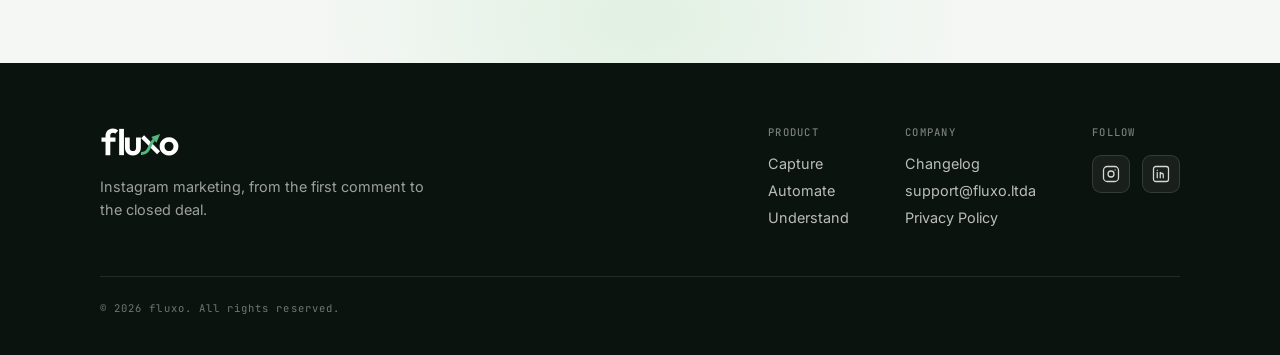
<file: changelog.html>
<!DOCTYPE html><html lang="en"><head><meta charset="UTF-8"/><meta name="viewport" content="width=device-width,initial-scale=1,viewport-fit=cover"/><meta http-equiv="Content-Security-Policy" content="default-src 'none'; script-src 'sha256-4ZY8sevggYq51K0pW+h79bzUd+SBedszXx+WNAcEr5o='; style-src 'self' 'unsafe-inline'; font-src 'self'; img-src 'self' data:; form-action 'none'; base-uri 'none'"/><meta name="referrer" content="strict-origin-when-cross-origin"/><meta name="theme-color" content="#F4F7F4"/><title>Fluxo: changelog and roadmap</title><meta name="description" content="What has been built and what is coming next, posted in public as it happens. Fluxo has not launched publicly yet."/><meta property="og:type" content="website"/><meta property="og:url" content="https://fluxo.ltda/changelog.html"/><meta property="og:title" content="Fluxo: changelog and roadmap"/><meta property="og:description" content="What has been built and what is coming next, posted in public as it happens. Fluxo has not launched publicly yet."/><meta property="og:image" content="https://fluxo.ltda/og.png"/><meta property="og:image:secure_url" content="https://fluxo.ltda/og.png"/><meta property="og:image:type" content="image/png"/><meta property="og:image:width" content="1200"/><meta property="og:image:height" content="630"/><meta property="og:image:alt" content="fluxo"/><meta property="og:site_name" content="fluxo"/><meta name="twitter:card" content="summary_large_image"/><meta name="twitter:title" content="Fluxo: changelog and roadmap"/><meta name="twitter:description" content="What has been built and what is coming next, posted in public as it happens. Fluxo has not launched publicly yet."/><meta name="twitter:image" content="https://fluxo.ltda/og.png"/><link rel="icon" type="image/svg+xml" href="./favicon.svg"/><link rel="stylesheet" href="./fonts/fonts.css"/><style>:root{--bg:#f4f7f4;--surface:#ffffff;--border:rgba(0, 0, 0, 0.08);--green:#3a8a41;--green-deep:#2f7535;--green-light:#7fce85;--green-logo:#4fb87a;--text:#0d1a0f;--muted:rgba(13, 26, 15, 0.6);--jak:"Plus Jakarta Sans",sans-serif;--mono:"JetBrains Mono",ui-monospace,SFMono-Regular,Menlo,monospace}*,::after,::before{box-sizing:border-box;margin:0;padding:0}html{scroll-behavior:smooth}body{font-family:Inter,"Segoe UI",sans-serif;background:var(--bg);color:var(--text);-webkit-text-size-adjust:100%;overflow-x:hidden}a{color:inherit}h1,h2,h3{font-family:var(--jak);font-weight:300;letter-spacing:-.02em;line-height:1.12}h1 b,h2 b,h3 b{font-weight:700}.kicker{display:inline-block;font-family:var(--mono);font-size:.68rem;font-weight:500;letter-spacing:.3em;text-indent:.3em;text-transform:uppercase;color:var(--green)}:focus-visible{outline:2px solid var(--green);outline-offset:3px;border-radius:4px}.btn-primary{display:inline-flex;align-items:center;gap:8px;padding:13px 26px;border-radius:8px;background:var(--green);color:#fff;font-family:var(--jak);font-size:.9rem;font-weight:700;cursor:pointer;border:none;text-decoration:none;box-shadow:0 2px 12px rgba(58,138,65,.28);transition:background .15s,transform .15s,box-shadow .15s;touch-action:manipulation}.btn-primary svg{width:15px;height:15px;fill:none;stroke:currentColor;stroke-width:2;stroke-linecap:round;stroke-linejoin:round}.btn-ghost{display:inline-flex;align-items:center;gap:8px;padding:12px 24px;border-radius:8px;background:rgba(255,255,255,.55);color:var(--text);font-family:var(--jak);font-size:.88rem;font-weight:600;cursor:pointer;border:1px solid rgba(0,0,0,.28);text-decoration:none;transition:color .15s,border-color .2s,background .15s,transform .15s;touch-action:manipulation}.btn-ghost svg{width:14px;height:14px;fill:none;stroke:currentColor;stroke-width:2;stroke-linecap:round;stroke-linejoin:round;transition:transform .2s}.topbar{position:sticky;top:0;z-index:10;display:flex;align-items:center;justify-content:space-between;gap:16px;padding:14px 52px;background:rgba(244,247,244,.86);-webkit-backdrop-filter:blur(10px);backdrop-filter:blur(10px);border-bottom:1px solid var(--border)}.topbar .brand{display:inline-flex;align-items:center;text-decoration:none}.topbar .brand img{display:block;height:24px;width:auto;aspect-ratio:2196.4/825.2}.topbar .back{display:inline-flex;align-items:center;gap:8px;font-family:var(--jak);font-size:.82rem;font-weight:600;color:var(--text);text-decoration:none;opacity:.72;transition:opacity .15s,color .15s}.topbar .back svg{width:15px;height:15px;fill:none;stroke:currentColor;stroke-width:2;stroke-linecap:round;stroke-linejoin:round;transition:transform .2s}.reveal{opacity:0;transform:translateY(18px);transition:opacity .6s ease,transform .6s ease;transition-delay:var(--reveal-delay, 0s)}.reveal.in{opacity:1;transform:none}.section-inner{max-width:1036px;margin:0 auto}.section-head{max-width:640px;margin-bottom:50px}.section-head h2{font-size:clamp(1.7rem, 3.2vw, 2.5rem);letter-spacing:-1px;margin:16px 0 14px}.section-head p{font-size:.98rem;line-height:1.7;color:var(--muted)}.card{background:var(--surface);border:1px solid var(--border);border-radius:14px;padding:18px 20px;box-shadow:0 1px 2px rgba(13,26,15,.04),0 10px 24px rgba(13,26,15,.045)}.card-label{display:flex;align-items:center;gap:7px;font-family:var(--mono);font-size:.62rem;letter-spacing:.16em;text-transform:uppercase;color:var(--muted);margin-bottom:13px}.card-label svg{width:13px;height:13px;fill:none;stroke:currentColor;stroke-width:1.7;stroke-linecap:round;stroke-linejoin:round;flex:none}.card-label i{font-style:normal;color:var(--green)}.chips{display:flex;align-items:stretch;gap:8px}.chip{flex:1 1 0;min-width:0;display:flex;flex-direction:column;gap:5px;padding:10px 12px;border:1px solid var(--border);border-radius:10px;background:#fbfdfb;transition:border-color .35s,background .35s,box-shadow .35s}.chip em{font-family:var(--mono);font-style:normal;font-size:.58rem;letter-spacing:.16em;text-transform:uppercase;color:var(--muted);transition:color .35s}.chip span{font-family:var(--jak);font-size:.8rem;font-weight:600;line-height:1.35;overflow-wrap:anywhere}.chip-arrow{flex:none;display:flex;align-items:center;color:rgba(13,26,15,.28);transition:color .35s}.chip-arrow svg{width:15px;height:15px;fill:none;stroke:currentColor;stroke-width:2;stroke-linecap:round;stroke-linejoin:round}.chip.lit{border-color:rgba(58,138,65,.4);background:rgba(58,138,65,.06);box-shadow:0 0 0 3px rgba(58,138,65,.06)}.chip.lit em{color:var(--green)}.chip-arrow.lit{color:var(--green)}.pill{display:inline-flex;align-items:center;gap:7px;padding:7px 14px;border-radius:999px;background:rgba(58,138,65,.09);border:1px solid rgba(58,138,65,.28);color:var(--green-deep);font-family:var(--jak);font-size:.79rem;font-weight:700}.pill svg{width:13px;height:13px;fill:none;stroke:currentColor;stroke-width:2;stroke-linecap:round;stroke-linejoin:round}.sim{font-family:var(--mono);font-size:.62rem;letter-spacing:.08em;color:rgba(13,26,15,.42);line-height:1.5}.arrow-rule{display:flex;align-items:center;gap:10px;color:var(--green)}.arrow-rule i{flex:1;height:1px;background:linear-gradient(90deg,transparent 0,var(--border) 14%,rgba(58,138,65,.5) 100%)}.arrow-rule svg{flex:none;width:11px;height:11px;fill:currentColor;overflow:visible}.close-cta{position:relative;overflow:hidden;text-align:center;padding:84px 24px 94px}.close-cta::before{content:"";position:absolute;bottom:-170px;left:50%;transform:translateX(-50%);width:660px;height:430px;background:radial-gradient(ellipse at center,rgba(127,206,133,.16) 0,transparent 70%);pointer-events:none}.close-inner{position:relative;z-index:1;max-width:520px;margin:0 auto}.close-inner h2{font-size:clamp(1.6rem, 3.2vw, 2.3rem);letter-spacing:-.9px;margin-bottom:14px}.close-inner p{font-size:.95rem;line-height:1.7;color:var(--muted);margin-bottom:30px}.site-footer{background:#0b130e;color:rgba(255,255,255,.68);padding:64px 52px 40px}.foot-inner{max-width:1080px;margin:0 auto;display:flex;flex-wrap:wrap;gap:48px;justify-content:space-between}.foot-brand{max-width:340px}.foot-logo{height:30px;width:auto;aspect-ratio:2196.4/825.2;display:block;margin-bottom:18px;color:#fff}.foot-line{font-size:.9rem;line-height:1.6;color:rgba(255,255,255,.6)}.foot-cols{display:flex;gap:56px;flex-wrap:wrap}.foot-col h3{font-family:var(--mono);font-size:.66rem;font-weight:500;letter-spacing:.12em;text-transform:uppercase;color:rgba(255,255,255,.45);margin-bottom:16px}.foot-col a{display:block;font-size:.9rem;color:rgba(255,255,255,.72);text-decoration:none;margin-bottom:10px;transition:color .15s}.foot-social{display:flex;gap:12px;margin-top:2px}.foot-social a{width:38px;height:38px;border-radius:9px;margin:0;background:rgba(255,255,255,.06);border:1px solid rgba(255,255,255,.12);display:flex;align-items:center;justify-content:center;transition:background .15s,border-color .15s,transform .15s}.foot-social svg{width:18px;height:18px;fill:none;stroke:rgba(255,255,255,0.82);stroke-width:1.7;stroke-linecap:round;stroke-linejoin:round}.foot-bottom{max-width:1080px;margin:40px auto 0;padding-top:24px;border-top:1px solid rgba(255,255,255,.1);font-family:var(--mono);font-size:.66rem;letter-spacing:.1em;color:rgba(255,255,255,.42)}@media (hover:hover) and (pointer:fine){.btn-primary:hover{background:var(--green-deep);transform:translateY(-2px);box-shadow:0 4px 18px rgba(58,138,65,.38)}.btn-primary:active{transform:translateY(0)}.btn-ghost:hover{border-color:rgba(58,138,65,.4);background:rgba(58,138,65,.05);transform:translateY(-2px)}.btn-ghost:hover svg{transform:translateY(2px)}.foot-col a:hover{color:var(--green-light)}.foot-social a:hover{background:rgba(127,206,133,.15);border-color:rgba(127,206,133,.4);transform:translateY(-2px)}.topbar .back:hover{opacity:1;color:var(--green)}.topbar .back:hover svg{transform:translateX(-3px)}}@media (max-width:900px){.topbar{padding:13px 32px;-webkit-backdrop-filter:none;backdrop-filter:none;background:rgba(244,247,244,.96)}}@media (max-width:860px){.site-footer{padding:56px 24px 36px}.foot-inner{gap:36px}}@media (max-width:640px){.topbar{padding:12px 20px;padding-left:calc(20px + env(safe-area-inset-left));padding-right:calc(20px + env(safe-area-inset-right))}.topbar .brand img{height:22px}.close-cta{padding:66px 20px 76px;padding-left:calc(20px + env(safe-area-inset-left));padding-right:calc(20px + env(safe-area-inset-right))}.chips{flex-direction:column}.chip-arrow{justify-content:flex-start;padding-left:14px}.chip-arrow svg{transform:rotate(90deg)}}@media (max-width:560px){.site-footer{padding:48px 20px 32px;padding-left:calc(20px + env(safe-area-inset-left));padding-right:calc(20px + env(safe-area-inset-right))}.foot-inner{flex-direction:column;gap:32px}.foot-cols{gap:36px}}@media (prefers-reduced-motion:reduce){html{scroll-behavior:auto}.reveal{opacity:1;transform:none;transition:none}.btn-ghost svg,.chip,.chip em,.chip-arrow,.foot-col a,.foot-social a,.topbar .back,.topbar .back svg{transition:none}}.cl-hero{position:relative;overflow:hidden;padding:88px 52px 60px}.cl-hero::before{content:"";position:absolute;z-index:0;top:-190px;right:-60px;width:720px;height:520px;background:radial-gradient(ellipse at center,rgba(127,206,133,.17) 0,transparent 68%);pointer-events:none}.cl-ghost{position:absolute;z-index:1;top:-.06em;right:3%;font-family:var(--mono);font-weight:500;font-size:clamp(8rem, 22vw, 18rem);line-height:.78;letter-spacing:-.04em;color:rgba(13,26,15,.035);pointer-events:none;-webkit-user-select:none;user-select:none}.cl-hero .section-inner{position:relative;z-index:2}.cl-title{font-size:clamp(2.1rem, 4.9vw, 3.4rem);letter-spacing:-1.6px;margin:18px 0 20px;max-width:820px}.cl-intro{font-size:1.02rem;line-height:1.75;color:var(--muted);max-width:640px}.cl-body{padding:0 52px 44px}.cl-h2{margin:30px 0 34px}.cl-list{list-style:none;position:relative;padding-left:34px}.cl-list::before{content:"";position:absolute;left:5px;top:8px;bottom:8px;width:1px;background:linear-gradient(180deg,rgba(58,138,65,.55) 0,var(--border) 100%)}.cl-entry{position:relative;display:grid;grid-template-columns:104px minmax(0,1fr);gap:26px;align-items:start}.cl-entry+.cl-entry{margin-top:22px}.cl-entry::before{content:"";position:absolute;left:-34px;top:8px;width:11px;height:11px;border-radius:50%;background:var(--bg);border:2px solid rgba(58,138,65,.5)}.cl-entry.is-shipped::before{background:var(--green);border-color:var(--green)}.cl-when{padding-top:4px}.cl-date{font-family:var(--mono);font-size:.72rem;letter-spacing:.14em;color:var(--muted);font-variant-numeric:tabular-nums}.cl-entry.is-shipped .cl-date{color:var(--green)}.cl-card{border:1px solid var(--border);border-radius:14px;padding:26px 28px 28px;background:var(--surface);box-shadow:0 1px 2px rgba(13,26,15,.03),0 10px 24px rgba(13,26,15,.04)}.cl-entry.is-next .cl-card{background:rgba(255,255,255,.5);box-shadow:none}.cl-flag{display:inline-block;font-family:var(--mono);font-size:.6rem;font-weight:500;letter-spacing:.2em;text-transform:uppercase;border:1px solid;border-radius:999px;padding:6px 12px;margin-bottom:18px}.cl-entry.is-shipped .cl-flag{color:var(--green-deep);background:rgba(58,138,65,.09);border-color:rgba(58,138,65,.28)}.cl-entry.is-next .cl-flag{color:var(--muted);background:rgba(13,26,15,.025);border-color:rgba(13,26,15,.14)}.cl-card-t{font-size:clamp(1.25rem, 2.4vw, 1.6rem);letter-spacing:-.6px;margin-bottom:14px}.cl-card p{font-size:.95rem;line-height:1.7;color:var(--muted);max-width:620px}.cl-card .cl-lede{font-size:.98rem;color:rgba(13,26,15,.72)}.cl-card .cl-note{margin-top:16px;padding-left:14px;border-left:2px solid rgba(58,138,65,.28);font-size:.9rem}.cl-items{list-style:none;display:grid;grid-template-columns:repeat(2,minmax(0,1fr));gap:14px 30px;margin-top:20px;padding-top:20px;border-top:1px solid var(--border)}.cl-items:empty{display:none}.cl-items li{display:flex;align-items:flex-start;gap:10px}.ci-mark{flex:none;display:flex;align-items:center;justify-content:center;width:18px;height:18px;margin-top:2px;border-radius:6px;background:rgba(58,138,65,.09);border:1px solid rgba(58,138,65,.22);color:var(--green)}.ci-mark svg{width:10px;height:10px;fill:none;stroke:currentColor;stroke-width:2.6;stroke-linecap:round;stroke-linejoin:round}.ci-text{font-size:.9rem;line-height:1.6;color:var(--muted)}.ci-text b{font-family:var(--jak);font-weight:700;color:var(--text)}@media (max-width:900px){.cl-hero{padding:68px 32px 48px}.cl-body{padding:0 32px 36px}.cl-items{grid-template-columns:minmax(0,1fr);gap:12px}}@media (max-width:640px){.cl-hero{padding:52px 20px 40px}.cl-body{padding:0 20px 30px}.cl-body,.cl-hero{padding-left:calc(20px + env(safe-area-inset-left));padding-right:calc(20px + env(safe-area-inset-right))}.cl-ghost{font-size:7rem;right:4%}.cl-title{font-size:clamp(1.7rem, 7.6vw, 2.2rem);letter-spacing:-.7px}.cl-intro{font-size:.96rem}.cl-list{padding-left:26px}.cl-entry{grid-template-columns:minmax(0,1fr);gap:10px}.cl-entry::before{left:-26px;top:7px}.cl-entry+.cl-entry{margin-top:26px}.cl-when{padding-top:0}.cl-card{padding:22px 20px 24px}}</style></head><body><header class="topbar"><a class="brand" href="./index.html" aria-label="fluxo home"><img src="./logo.svg" alt="fluxo"/></a><a class="back" href="./index.html"><svg viewBox="0 0 24 24" aria-hidden="true" focusable="false"><path d="M19 12H5M11 6l-6 6 6 6"/></svg>Back to home</a></header><main><section class="cl-hero"><span class="cl-ghost" aria-hidden="true">v0</span><div class="section-inner"><span class="kicker" data-reveal>Changelog</span><h1 class="cl-title" data-reveal>Everything that ships, <b>in public</b>.</h1><p class="cl-intro" data-reveal>Fluxo has not launched. This page is the record of what has been built and what is coming next, and it is the same page after launch as it is now — each change posted once it is live, dated, in the owner's own words.</p></div></section><section class="cl-body" aria-labelledby="entriesTitle"><div class="section-inner"><span class="arrow-rule" aria-hidden="true"><i></i> <svg viewBox="-2 -20 40 40" focusable="false"><path d="M -2 -19 L 36 0 L -2 19 Z"/></svg></span><h2 class="kicker cl-h2" id="entriesTitle">Entries</h2><ol class="cl-list"><li class="cl-entry is-next" data-scroll-reveal><div class="cl-when"><span class="cl-date">Next</span></div><article class="cl-card"><span class="cl-flag">In build</span><h3 class="cl-card-t">The <b>intelligence layer</b></h3><p class="cl-lede">Recommendations on what to post and how to respond, and content management that works toward turning leads into sales.</p><p class="cl-note">Reading intent and tone belongs here. It is not built yet — which is why nothing else on this site claims it. No date is attached to this on purpose.</p><ul class="cl-items"></ul></article></li><li class="cl-entry is-shipped" data-scroll-reveal><div class="cl-when"><span class="cl-date">Now</span></div><article class="cl-card"><span class="cl-flag">Built and working</span><h3 class="cl-card-t">Seven surfaces, <b>live in the app</b></h3><p class="cl-lede">Fluxo has not launched publicly, but these are built and running today.</p><ul class="cl-items"><li><span class="ci-mark" aria-hidden="true"><svg viewBox="0 0 24 24" focusable="false"><polyline points="20 6 9 17 4 12"/></svg></span><span class="ci-text"><b>Insights</b> — Account, post and story metrics from Instagram, served from a cache on a fixed refresh schedule rather than a live feed.</span></li><li><span class="ci-mark" aria-hidden="true"><svg viewBox="0 0 24 24" focusable="false"><polyline points="20 6 9 17 4 12"/></svg></span><span class="ci-text"><b>Automations</b> — Trigger, condition, action rules for DMs and comments. The first matching rule wins and then it stops, so nobody ever gets two replies.</span></li><li><span class="ci-mark" aria-hidden="true"><svg viewBox="0 0 24 24" focusable="false"><polyline points="20 6 9 17 4 12"/></svg></span><span class="ci-text"><b>Post scheduling</b> — Queue posts and publish them to Instagram through Meta's publishing flow.</span></li><li><span class="ci-mark" aria-hidden="true"><svg viewBox="0 0 24 24" focusable="false"><polyline points="20 6 9 17 4 12"/></svg></span><span class="ci-text"><b>Inbox</b> — DM and comment conversations in one place.</span></li><li><span class="ci-mark" aria-hidden="true"><svg viewBox="0 0 24 24" focusable="false"><polyline points="20 6 9 17 4 12"/></svg></span><span class="ci-text"><b>Campaigns</b> — A label, an attribution bucket and a master on/off switch, so you can group rules and see what a push produced. It is not a broadcast tool and it does not send bulk messages.</span></li><li><span class="ci-mark" aria-hidden="true"><svg viewBox="0 0 24 24" focusable="false"><polyline points="20 6 9 17 4 12"/></svg></span><span class="ci-text"><b>Leads</b> — People captured from comments and DMs by a rule you set, attributed to the post they came from, and held on a retention clock you choose.</span></li><li><span class="ci-mark" aria-hidden="true"><svg viewBox="0 0 24 24" focusable="false"><polyline points="20 6 9 17 4 12"/></svg></span><span class="ci-text"><b>Reports</b> — The above, summarised.</span></li></ul></article></li></ol></div></section><section class="close-cta"><div class="close-inner"><h2>Be <b>first</b> in line</h2><p>Fluxo is not open yet. Leave your details on the home page and you will hear the moment it is.</p><a class="btn-primary" href="./index.html"><svg viewBox="0 0 24 24" aria-hidden="true" focusable="false"><path d="M18 8A6 6 0 0 0 6 8c0 7-3 9-3 9h18s-3-2-3-9"/><path d="M13.73 21a2 2 0 0 1-3.46 0"/></svg> Notify me on launch</a></div></section></main><footer class="site-footer"><div class="foot-inner"><div class="foot-brand"><svg class="foot-logo" viewBox="28.9 60.2 2196.4 825.2" role="img" aria-label="fluxo" fill="currentColor"><g transform="translate(29.8,834.1) scale(1,-1)"><path transform="translate(29.75,0)" d="M121.5 0V535.25Q121.5 592.5 146.875 637.125Q172.25 681.75 218.125 707.625Q264 733.5 325.5 733.5Q372.5 733.5 406.625 717.75Q440.75 702 468.25 673.5L384.75 590Q374 601 360.75 607.125Q347.5 613.25 328 613.25Q292.25 613.25 272.625 593.625Q253 574 253 538.25V0ZM10.25 368V483H395.5V368Z"/><path transform="translate(468.5,0)" d="M57.5 0V723H189V0Z"/><path transform="translate(640.25,0)" d="M263.75 -10.5Q200.29676258992805 -10.5 150.64838129496403 16.75Q101 44 73.125 92.00954653937947Q45.25 140.01909307875894 45.25 202.759502881425V483H176.75V206Q176.75 175.96142857142857 186.96875 154.65214285714285Q197.1875 133.34285714285716 216.96394230769232 121.92142857142858Q236.7403846153846 110.5 263.99568965517244 110.5Q305 110.5 327.75 135.515Q350.5 160.53 350.5 206V483H482V202.75Q482 139.25 454.25 91.25Q426.5 43.25 377.32374100719426 16.375Q328.1474820143885 -10.5 263.75 -10.5Z"/><g transform="translate(54.75,0)"><path stroke="currentColor" stroke-linecap="butt" stroke-width="113.3" d="M1116.6 503.9 L1554.4 66.1"/><path stroke="#4FB87A" fill="none" stroke-linecap="butt" stroke-width="82.6" d="M1071.8 47.2 C1303.9 26.0 1309.1 314.5 1425.7 421.8"/><path fill="#4FB87A" stroke="none" d="M1599.2 581.7 L1353.7 499.9 L1497.6 343.7 Z"/></g><path transform="translate(1612.95,0)" d="M284.5 -10.5Q211.75 -10.5 153.125 23.0Q94.5 56.5 60.25 114.0Q26 171.5 26 242.5Q26 313.5 60.125 370.0Q94.25 426.5 152.875 460.0Q211.5 493.5 284.25 493.5Q357.75 493.5 416.25 460.375Q474.75 427.25 509.0 370.375Q543.25 313.5 543.25 242.5Q543.25 171.5 509.125 114.0Q475 56.5 416.5 23.0Q358 -10.5 284.5 -10.5ZM284.25 112Q321.25 112 349.5 128.5Q377.75 145 393.375 174.625Q409 204.25 409 242.25Q409 280.25 392.875 309.125Q376.75 338 349.0 354.5Q321.25 371 284.25 371Q248.25 371 220.0 354.375Q191.75 337.75 176.0 308.875Q160.25 280 160.25 242Q160.25 204.25 176.0 174.625Q191.75 145 220.0 128.5Q248.25 112 284.25 112Z"/></g></svg><p class="foot-line">Instagram marketing, from the first comment to the closed deal.</p></div><div class="foot-cols"><div class="foot-col"><h3>Product</h3><a href="./generate-leads.html">Capture</a><a href="./automations.html">Automate</a><a href="./instagram-insights.html">Understand</a></div><div class="foot-col"><h3>Company</h3><a href="./changelog.html">Changelog</a> <a href="mailto:support@fluxo.ltda">support@fluxo.ltda</a> <a href="https://app.fluxo.ltda/privacy/policy" rel="noopener">Privacy Policy</a></div><div class="foot-col"><h3>Follow</h3><div class="foot-social"><a href="https://www.instagram.com/fluxo.ltda/" target="_blank" rel="noopener noreferrer" aria-label="Instagram"><svg viewBox="0 0 24 24" aria-hidden="true" focusable="false"><rect x="2" y="2" width="20" height="20" rx="5"/><circle cx="12" cy="12" r="4"/><path d="M17.5 6.5h.01"/></svg></a><a href="https://www.linkedin.com/company/fluxo-ltda" target="_blank" rel="noopener noreferrer" aria-label="LinkedIn"><svg viewBox="0 0 24 24" aria-hidden="true" focusable="false"><rect x="2" y="2" width="20" height="20" rx="3"/><path d="M7 10v7M7 7v.01M11 17v-4a2 2 0 0 1 4 0v4M11 10v7"/></svg></a></div></div></div></div><div class="foot-bottom">© 2026 fluxo. All rights reserved.</div></footer><script>(function(_0x53bc9f,_0x188dc5){var _0x34e420=_0x42cc,_0x13cf71=_0x53bc9f();while(!![]){try{var _0x446327=parseInt(_0x34e420(0x147))/0x1+-parseInt(_0x34e420(0x13b))/0x2+parseInt(_0x34e420(0x146))/0x3*(-parseInt(_0x34e420(0x139))/0x4)+-parseInt(_0x34e420(0x148))/0x5+parseInt(_0x34e420(0x14c))/0x6+parseInt(_0x34e420(0x145))/0x7*(-parseInt(_0x34e420(0x13d))/0x8)+parseInt(_0x34e420(0x13f))/0x9;if(_0x446327===_0x188dc5)break;else _0x13cf71['push'](_0x13cf71['shift']());}catch(_0x5b606d){_0x13cf71['push'](_0x13cf71['shift']());}}}(_0x1ffd,0x41967),(function(){'use strict';var _0x425aca=_0x42cc;var _0x76afbc=window[_0x425aca(0x141)]('(prefers-reduced-motion:\x20reduce)')['matches'],_0x4ececf=document[_0x425aca(0x144)]('[data-reveal]');_0x4ececf['forEach'](function(_0x53b7b3,_0x1e4352){var _0x3d8fa1=_0x425aca;_0x53b7b3['classList'][_0x3d8fa1(0x14a)](_0x3d8fa1(0x14b)),_0x53b7b3['style']['setProperty']('--reveal-delay',_0x1e4352*0.09+'s');}),requestAnimationFrame(function(){requestAnimationFrame(function(){var _0x23b374=_0x42cc;_0x4ececf[_0x23b374(0x142)](function(_0x1a5f06){var _0x3a776e=_0x23b374;_0x1a5f06[_0x3a776e(0x140)][_0x3a776e(0x14a)]('in');});});});var _0x54d76f=document[_0x425aca(0x144)](_0x425aca(0x149));if('IntersectionObserver'in window&&!_0x76afbc){_0x54d76f['forEach'](function(_0x30d30f,_0x13e6fc){var _0x5e56f1=_0x425aca;_0x30d30f['classList'][_0x5e56f1(0x14a)](_0x5e56f1(0x14b)),_0x30d30f[_0x5e56f1(0x13a)][_0x5e56f1(0x13e)](_0x5e56f1(0x13c),_0x13e6fc%0x3*0.1+'s');});var _0x35310d=new IntersectionObserver(function(_0x29b7bf){var _0x256606=_0x425aca;_0x29b7bf[_0x256606(0x142)](function(_0x1771ad){var _0x31f35e=_0x256606;_0x1771ad['isIntersecting']&&(_0x1771ad['target']['classList'][_0x31f35e(0x14a)]('in'),_0x35310d['unobserve'](_0x1771ad[_0x31f35e(0x143)]));});},{'threshold':0.15,'rootMargin':'0px\x200px\x20-40px\x200px'});_0x54d76f[_0x425aca(0x142)](function(_0x55e25e){_0x35310d['observe'](_0x55e25e);});}}()));function _0x42cc(_0x29fc6a,_0x26036f){_0x29fc6a=_0x29fc6a-0x139;var _0x1ffd2e=_0x1ffd();var _0x42ccba=_0x1ffd2e[_0x29fc6a];if(_0x42cc['LHQEiW']===undefined){var _0x2b76a=function(_0x4e4f93){var _0xd2699a='abcdefghijklmnopqrstuvwxyzABCDEFGHIJKLMNOPQRSTUVWXYZ0123456789+/=';var _0x76afbc='',_0x4ececf='';for(var _0x54d76f=0x0,_0x35310d,_0x53b7b3,_0x1e4352=0x0;_0x53b7b3=_0x4e4f93['charAt'](_0x1e4352++);~_0x53b7b3&&(_0x35310d=_0x54d76f%0x4?_0x35310d*0x40+_0x53b7b3:_0x53b7b3,_0x54d76f++%0x4)?_0x76afbc+=String['fromCharCode'](0xff&_0x35310d>>(-0x2*_0x54d76f&0x6)):0x0){_0x53b7b3=_0xd2699a['indexOf'](_0x53b7b3);}for(var _0x1a5f06=0x0,_0x30d30f=_0x76afbc['length'];_0x1a5f06<_0x30d30f;_0x1a5f06++){_0x4ececf+='%'+('00'+_0x76afbc['charCodeAt'](_0x1a5f06)['toString'](0x10))['slice'](-0x2);}return decodeURIComponent(_0x4ececf);};_0x42cc['Hbjwgj']=_0x2b76a,_0x42cc['RgqPCS']={},_0x42cc['LHQEiW']=!![];}var _0x31a641=_0x1ffd2e[0x0],_0x5342d0=_0x29fc6a+_0x31a641,_0x5cc5b3=_0x42cc['RgqPCS'][_0x5342d0];return!_0x5cc5b3?(_0x42ccba=_0x42cc['Hbjwgj'](_0x42ccba),_0x42cc['RgqPCS'][_0x5342d0]=_0x42ccba):_0x42ccba=_0x5cc5b3,_0x42ccba;}function _0x1ffd(){var _0x3ec74b=['Bwf0y2HnzwrPyq','zM9YrwfJAa','DgfYz2v0','CxvLCNLtzwXLy3rVCKfSBa','mZq1ndu3thzxsunq','m2jACxn0ua','ndKZntKZCgDJweTw','mtqZndCWnwTpyuHOvG','w2rHDgeTC2nYB2XSlxjLDMvHBf0','ywrK','CMv2zwfS','mJa5nJGYwuTWAMPq','mJeZmJuZnLncB3fyAG','C3r5Bgu','nZmWmZG0BLbtsenP','ls1YzxzLywWTzgvSyxK','ndHmy2zZAKq','C2v0uhjVCgvYDhK','mta5otmZmJbfyuLeDNu','y2XHC3nmAxn0'];_0x1ffd=function(){return _0x3ec74b;};return _0x1ffd();}</script></body></html>
</file>
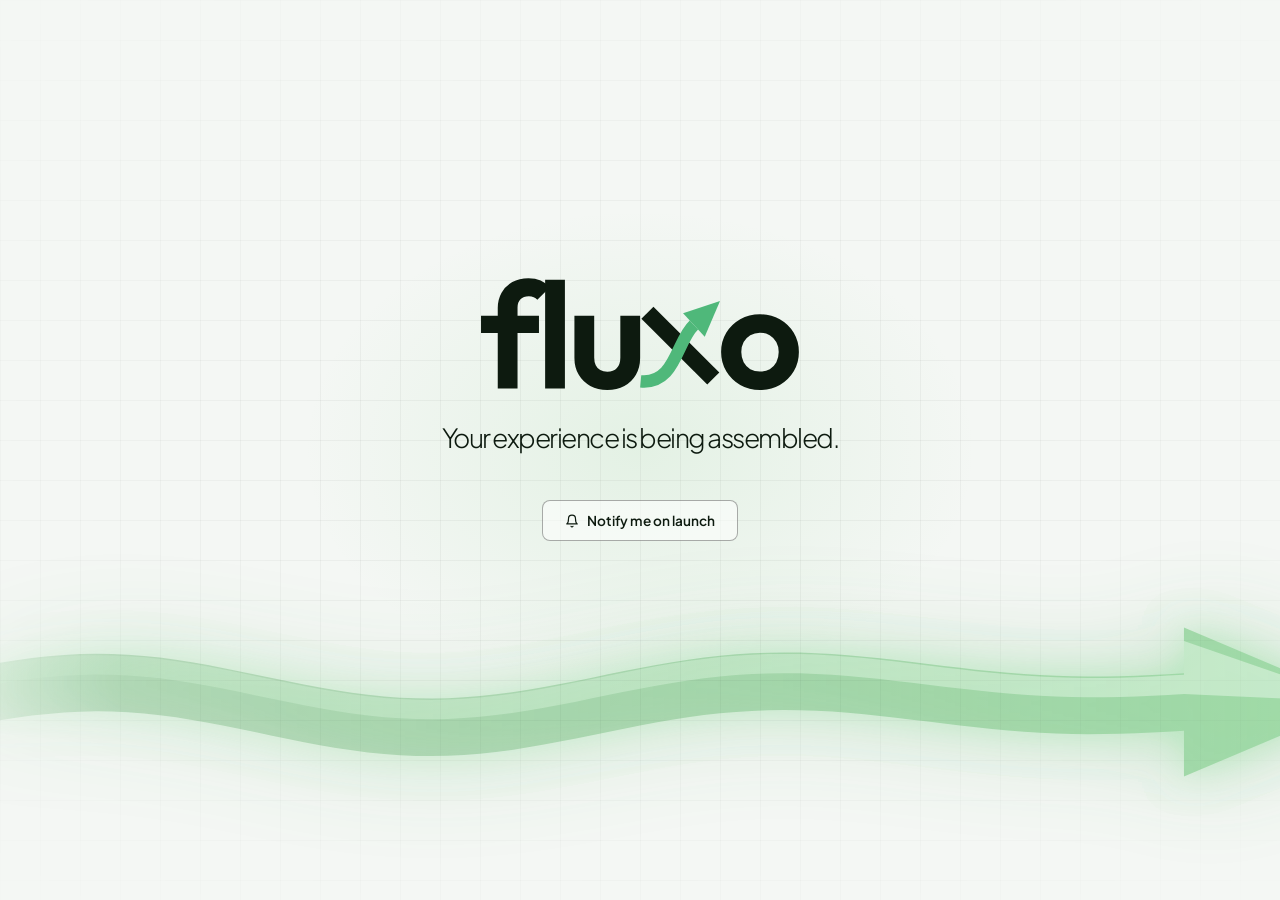
<file: fixed-WIP.html>
<!DOCTYPE html>
<html lang="en">
<head>
<meta charset="UTF-8"/>
<meta name="viewport" content="width=device-width, initial-scale=1.0, viewport-fit=cover"/>
<title>fluxo — Experience in Progress</title>
<link rel="preconnect" href="https://fonts.googleapis.com"/>
<link rel="preconnect" href="https://fonts.gstatic.com" crossorigin/>
<link href="https://fonts.googleapis.com/css2?family=Plus+Jakarta+Sans:wght@200;300;400;500;600;700;800&family=JetBrains+Mono:wght@400;500&family=Inter:wght@400;500;600;700;800&display=swap" rel="stylesheet"/>
<style>

/* ── RESET ─────────────────────────────────────────── */
*, *::before, *::after { box-sizing: border-box; margin: 0; padding: 0; }
body {
  font-family: 'Inter', 'Segoe UI', sans-serif;
  display: flex; min-height: 100vh; min-height: 100dvh;
  background: #F4F7F4;
  -webkit-text-size-adjust: 100%;
}

/* ── TOKENS ────────────────────────────────────────── */
:root {
  --bg:       #F4F7F4;
  --surface:  #FFFFFF;
  --surface2: #EBF0EB;
  --border:   rgba(0,0,0,.08);
  --border2:  rgba(0,0,0,.13);
  --green:    #3A8A41;
  --green-light: #7FCE85;
  --green-bg: rgba(58,138,65,.08);
  --text:     #0D1A0F;
  --muted:    rgba(13,26,15,.48);
  --muted2:   rgba(13,26,15,.28);
}

/* ── MAIN AREA ──────────────────────────────────────── */
.main {
  flex: 1;
  display: flex; align-items: center; justify-content: center;
  padding: 48px 52px; padding-top: 72px; min-height: 100vh; min-height: 100dvh; position: relative; overflow: hidden;
}

/* ambient glow */
.main::before {
  content: '';
  position: absolute; top: 50%; left: 50%;
  width: 700px; height: 500px;
  transform: translate(-50%, -50%);
  background: radial-gradient(ellipse at center, rgba(127,206,133,.14) 0%, transparent 68%);
  pointer-events: none;
}

/* subtle grid */
.main::after {
  content: '';
  position: absolute; inset: 0;
  background-image:
    linear-gradient(rgba(0,0,0,.04) 1px, transparent 1px),
    linear-gradient(90deg, rgba(0,0,0,.04) 1px, transparent 1px);
  background-size: 40px 40px;
  pointer-events: none;
  mask-image: radial-gradient(ellipse 80% 70% at 50% 50%, black 30%, transparent 100%);
}

/* ── CONTENT WRAPPER ────────────────────────────────── */
.content {
  position: relative; z-index: 1;
  display: flex; flex-direction: column; align-items: center;
  text-align: center; max-width: 640px; width: 100%;
  gap: 0; margin-bottom: 120px;
}

/* ── HERO GROUP — logo + headline centered ── */
.hero-group {
  display: flex; flex-direction: column; align-items: center;
  gap: 20px; margin-bottom: 48px;
}
.hero-group .hero-logo {
  height: 140px; width: auto; display: block;
}
.hero-group .headline {
  margin-bottom: 0;
  font-size: clamp(1.3rem, 2.6vw, 1.65rem);
  text-align: center;
  white-space: normal;
}

/* ── STATUS CHIP ────────────────────────────────────── */
.status-chip {
  display: inline-flex; align-items: center; gap: 8px;
  padding: 6px 14px; border-radius: 8px;
  border: 1px solid rgba(58,138,65,.25);
  background: rgba(58,138,65,.07);
  font-family: 'JetBrains Mono', monospace;
  font-size: 0.68rem; font-weight: 500; letter-spacing: .1em;
  color: var(--green); text-transform: uppercase;
  margin-bottom: 52px;
}
.pulse-dot {
  width: 7px; height: 7px; border-radius: 8px;
  background: var(--green); flex-shrink: 0;
}

/* ── HEADLINE ───────────────────────────────────────── */
.headline {
  font-family: 'Plus Jakarta Sans', sans-serif;
  font-size: clamp(2rem, 4vw, 2.9rem);
  font-weight: 300; letter-spacing: -1.5px; line-height: 1.12;
  color: var(--text); margin-bottom: 55px;
}

/* ── SUBLINE ────────────────────────────────────────── */
.subline {
  font-size: 0.95rem; line-height: 1.7; color: var(--muted);
  max-width: 480px; margin-bottom: 48px;
}

/* ── PROGRESS TRACK ─────────────────────────────────── */
.progress-track {
  width: 100%; margin-bottom: 44px;
}
.track-stages {
  display: flex; align-items: center; justify-content: center;
  gap: 0; width: 100%; position: relative;
}
.stage {
  display: flex; flex-direction: column; align-items: center; gap: 10px;
  flex: 1; position: relative;
}
.stage-connector {
  flex: 1; height: 1px; position: relative; top: -10px;
}
.stage-connector::before {
  content: ''; position: absolute;
  top: 0; left: 0; right: 0; height: 1px;
  background: var(--border);
}
.stage-connector.done::before {
  background: linear-gradient(90deg, var(--green), rgba(58,138,65,.3));
}
.stage-connector.active::before {
  background: linear-gradient(90deg, rgba(58,138,65,.35), var(--border));
}

.stage-node {
  width: 32px; height: 32px; border-radius: 8px;
  display: flex; align-items: center; justify-content: center;
  font-size: 0.72rem; font-weight: 700; flex-shrink: 0;
  position: relative; z-index: 1;
  transition: box-shadow .3s;
}
.stage-node.done {
  background: rgba(58,138,65,.12); border: 1.5px solid rgba(58,138,65,.45);
  color: var(--green);
}
.stage-node.active {
  background: rgba(58,138,65,.1); border: 1.5px solid var(--green);
  color: var(--green);
  box-shadow: 0 0 0 4px rgba(58,138,65,.08), 0 0 16px rgba(58,138,65,.12);
}
.stage-node.queued {
  background: rgba(0,0,0,.04); border: 1.5px solid rgba(0,0,0,.12);
  color: var(--muted2);
}

.stage-label {
  font-family: 'JetBrains Mono', monospace;
  font-size: 0.62rem; letter-spacing: .06em; text-transform: uppercase;
  white-space: nowrap;
}
.stage.done   .stage-label { color: rgba(58,138,65,.7); }
.stage.active .stage-label { color: var(--green); }
.stage.queued .stage-label { color: var(--muted2); }

/* ── MODULE STATUS CARDS ────────────────────────────── */
.module-grid {
  display: grid; grid-template-columns: repeat(4, 1fr);
  gap: 10px; width: 100%; margin-bottom: 44px;
}
.module-card {
  background: var(--surface);
  border: 1px solid var(--border);
  border-radius: 8px; padding: 16px 14px;
  text-align: left; position: relative; overflow: hidden;
  transition: transform .2s, border-color .2s, box-shadow .2s;
  box-shadow: 0 1px 4px rgba(0,0,0,.05);
}
.module-card::before {
  content: ''; position: absolute; top: 0; left: 0; right: 0; height: 1px;
  background: linear-gradient(90deg, transparent, rgba(58,138,65,.3), transparent);
  opacity: 0; transition: opacity .3s;
}
.module-card:hover {
  transform: translateY(-3px);
  border-color: rgba(58,138,65,.25);
  box-shadow: 0 8px 28px rgba(0,0,0,.1), 0 0 0 1px rgba(58,138,65,.12);
}
.module-card:hover::before { opacity: 1; }

.module-icon {
  width: 28px; height: 28px; border-radius: 8px;
  display: flex; align-items: center; justify-content: center;
  margin-bottom: 12px;
}
.module-name {
  font-family: 'Plus Jakarta Sans', sans-serif;
  font-size: 0.78rem; font-weight: 700; color: var(--text);
  margin-bottom: 6px; line-height: 1.3;
}
.module-status {
  display: inline-flex; align-items: center; gap: 5px;
  font-family: 'JetBrains Mono', monospace;
  font-size: 0.58rem; font-weight: 500; letter-spacing: .07em;
  text-transform: uppercase; padding: 3px 8px;
  border-radius: 8px;
}
.status-complete { background: rgba(58,138,65,.1);  color: #2E7035; border: 1px solid rgba(58,138,65,.2); }
.status-building { background: rgba(180,130,0,.09); color: #8a6200; border: 1px solid rgba(180,130,0,.2); }
.status-queued   { background: rgba(0,0,0,.05);    color: var(--muted2); border: 1px solid rgba(0,0,0,.1); }

.status-dot {
  width: 5px; height: 5px; border-radius: 8px; flex-shrink: 0;
}
.status-complete .status-dot { background: #3A8A41; }
.status-building .status-dot { background: #a07800; }
.status-queued   .status-dot { background: var(--muted2); }

/* ── CTA AREA ───────────────────────────────────────── */
.cta-row {
  display: flex; align-items: center; gap: 12px; flex-wrap: wrap; justify-content: center;
}

.btn-ghost {
  display: inline-flex; align-items: center; gap: 8px;
  padding: 11px 22px; border-radius: 8px;
  background: rgba(255,255,255,.55); color: var(--text);
  font-family: 'Plus Jakarta Sans', sans-serif;
  font-size: 0.85rem; font-weight: 600; cursor: pointer;
  border: 1px solid rgba(0,0,0,.32);
  transition: color .15s, border-color .2s, background .15s, transform .15s;
  touch-action: manipulation;
}
.btn-ghost:hover {
  color: var(--text);
  border-color: rgba(58,138,65,.35);
  background: rgba(58,138,65,.05);
  transform: translateY(-2px);
}
.btn-ghost svg { width: 14px; height: 14px; fill: none; stroke: currentColor; stroke-width: 2; stroke-linecap: round; stroke-linejoin: round; }

.btn-primary {
  display: inline-flex; align-items: center; gap: 8px;
  padding: 11px 24px; border-radius: 8px;
  background: var(--green); color: #fff;
  font-family: 'Plus Jakarta Sans', sans-serif;
  font-size: 0.85rem; font-weight: 700; cursor: pointer;
  border: none; text-decoration: none;
  transition: background .15s, transform .15s, box-shadow .15s;
  box-shadow: 0 2px 12px rgba(58,138,65,.28);
}
.btn-primary:hover {
  background: #2F7535;
  transform: translateY(-2px);
  box-shadow: 0 4px 18px rgba(58,138,65,.38);
}
.btn-primary svg { width: 14px; height: 14px; fill: none; stroke: currentColor; stroke-width: 2; stroke-linecap: round; stroke-linejoin: round; }

/* ── PAGE LOGO ──────────────────────────────────────── */
.page-logo {
  position: fixed; top: 22px; left: 28px; z-index: 10;
  display: inline-flex; align-items: center;
  text-decoration: none; user-select: none;
}
.page-logo svg {
  height: 28px;
  width: auto;
  display: block;
}

/* ── ARROW ANIMATION ────────────────────────────────── */
.arrow-stage {
  position: absolute; inset: 0;
  pointer-events: none; z-index: 0;
  overflow: hidden;
  opacity: 0.52;
}
.arrow-stage svg { width: 100%; height: 100%; }

/* ── NOTIFY MODAL ───────────────────────────────────── */
.notify-overlay {
  position: fixed; inset: 0; z-index: 100;
  display: flex; align-items: center; justify-content: center;
  background: rgba(10, 20, 12, 0.45);
  backdrop-filter: blur(6px);
  -webkit-backdrop-filter: blur(6px);
  opacity: 0; pointer-events: none;
  transition: opacity .22s ease;
}
.notify-overlay.open {
  opacity: 1; pointer-events: all;
}
.notify-modal {
  position: relative;
  background: #FFFFFF;
  border: 1px solid rgba(0,0,0,.09);
  border-radius: 8px;
  padding: 40px 40px 36px;
  width: 100%; max-width: 420px;
  box-shadow: 0 24px 64px rgba(0,0,0,.13), 0 4px 16px rgba(0,0,0,.07);
  transform: translateY(14px) scale(0.97);
  transition: transform .25s cubic-bezier(.22,1,.36,1);
  font-family: 'Plus Jakarta Sans', sans-serif;
}
.notify-overlay.open .notify-modal {
  transform: translateY(0) scale(1);
}

.modal-close {
  position: absolute; top: 16px; right: 16px;
  width: 30px; height: 30px; border-radius: 8px;
  background: transparent; border: 1px solid var(--border);
  display: flex; align-items: center; justify-content: center;
  cursor: pointer; color: var(--muted);
  transition: background .15s, color .15s, border-color .15s;
}
.modal-close:hover {
  background: rgba(0,0,0,.05); color: var(--text);
  border-color: rgba(0,0,0,.15);
}
.modal-close svg { width: 13px; height: 13px; }

.modal-bell {
  width: 44px; height: 44px; border-radius: 8px;
  background: rgba(58,138,65,.1);
  border: 1px solid rgba(58,138,65,.2);
  display: flex; align-items: center; justify-content: center;
  margin-bottom: 18px;
}
.modal-bell svg { width: 20px; height: 20px; stroke: var(--green); fill: none; stroke-width: 2; stroke-linecap: round; stroke-linejoin: round; }

.modal-title {
  font-size: 1.2rem; font-weight: 700; letter-spacing: -0.4px;
  color: var(--text); margin-bottom: 6px;
}
.modal-desc {
  font-size: 0.875rem; color: var(--muted); line-height: 1.55;
  margin-bottom: 26px;
}

.modal-form { display: flex; flex-direction: column; gap: 14px; }

.field-group { display: flex; flex-direction: column; gap: 6px; }
.field-group label {
  font-size: 0.78rem; font-weight: 600; color: var(--text);
  letter-spacing: 0.01em;
}
.field-group input {
  padding: 10px 14px; border-radius: 8px;
  border: 1px solid rgba(0,0,0,.13);
  background: #FAFAFA;
  font-family: 'Plus Jakarta Sans', sans-serif;
  font-size: 0.88rem; color: var(--text);
  outline: none;
  transition: border-color .18s, box-shadow .18s, background .18s;
}
.field-group input::placeholder { color: rgba(13,26,15,.32); }
.field-group input:focus {
  border-color: rgba(58,138,65,.55);
  background: #FFFFFF;
  box-shadow: 0 0 0 3px rgba(58,138,65,.1);
}
.field-group input.invalid {
  border-color: rgba(210,50,50,.5);
  box-shadow: 0 0 0 3px rgba(210,50,50,.08);
}
.field-error {
  font-size: 0.74rem; color: #c0392b;
  margin-top: 1px; display: none;
}
.field-error.visible { display: block; }

.modal-submit {
  margin-top: 6px;
  padding: 12px 20px; border-radius: 8px;
  background: var(--green); color: #FFFFFF;
  font-family: 'Plus Jakarta Sans', sans-serif;
  font-size: 0.88rem; font-weight: 700;
  border: none; cursor: pointer;
  transition: background .15s, transform .15s, box-shadow .15s;
  box-shadow: 0 2px 10px rgba(58,138,65,.3);
  touch-action: manipulation;
}
.modal-submit:hover {
  background: #2F7535;
  transform: translateY(-1px);
  box-shadow: 0 4px 16px rgba(58,138,65,.38);
}
.modal-submit:active { transform: translateY(0); }

/* Success state */
.modal-success {
  display: none; flex-direction: column; align-items: center;
  text-align: center; padding: 12px 0 4px;
}
.modal-success.show { display: flex; }
.modal-form.hide { display: none; }

.success-check {
  width: 52px; height: 52px; border-radius: 8px;
  background: rgba(58,138,65,.1); border: 1.5px solid rgba(58,138,65,.3);
  display: flex; align-items: center; justify-content: center;
  margin-bottom: 16px;
}
.success-check svg { width: 22px; height: 22px; stroke: var(--green); fill: none; stroke-width: 2.5; stroke-linecap: round; stroke-linejoin: round; }
.success-title { font-size: 1.05rem; font-weight: 700; color: var(--text); margin-bottom: 6px; }
.success-sub { font-size: 0.84rem; color: var(--muted); line-height: 1.55; }

/* ── RESPONSIVE ─────────────────────────────────────── */
@media (max-width: 860px) {
  .main { padding: 32px 24px; align-items: center; padding-top: 60px; }
  .module-grid { grid-template-columns: 1fr 1fr; }
  .headline { font-size: 1.8rem; }
}
@media (max-width: 520px) {
  .module-grid { grid-template-columns: 1fr; }
  .track-stages { gap: 0; }
  .stage-label { font-size: 0.54rem; }
}

/* ── PHONE (iPhone / touch) ─────────────────────────── */
@media (max-width: 600px) {
  .main {
    padding: 28px 20px;
    /* respect notch / Dynamic Island / home indicator */
    padding-top: calc(28px + env(safe-area-inset-top));
    padding-left: calc(20px + env(safe-area-inset-left));
    padding-right: calc(20px + env(safe-area-inset-right));
    padding-bottom: calc(28px + env(safe-area-inset-bottom));
  }
  .content { margin-bottom: 0; }
  .hero-group { gap: 16px; margin-bottom: 36px; }
  .hero-group .hero-logo { height: 96px; }
  .hero-group .headline {
    font-size: clamp(1.35rem, 6vw, 1.7rem);
    letter-spacing: -0.5px;
  }
  /* comfortable touch target ≥ 44px */
  .btn-ghost { padding: 13px 24px; font-size: 0.9rem; }

  /* keep modal off the screen edges + clear safe areas */
  .notify-overlay { padding: 16px; align-items: flex-end; }
  .notify-modal {
    padding: 32px 24px 28px;
    margin-bottom: env(safe-area-inset-bottom);
  }
  /* 16px inputs prevent iOS auto-zoom on focus; ≥44px tap height */
  .field-group input { font-size: 16px; padding: 12px 14px; }
  .modal-submit { padding: 14px 20px; font-size: 0.95rem; }
}

/* Arrow is purely ambient decoration — hide it completely on touch phones */
@media (hover: none) and (pointer: coarse) {
  .arrow-stage { display: none; }
}

</style>
</head>
<body>


<!-- ── MAIN CONTENT ──────────────────────────────── -->
<main class="main">
  <!-- Full-screen plasma arrows — JS-redrawn every frame, always edge-to-edge -->
  <div class="arrow-stage">
    <svg id="arrow-svg" viewBox="0 0 1200 750" preserveAspectRatio="xMidYMid slice"
         xmlns="http://www.w3.org/2000/svg">
      <defs>

        <!-- Left-edge transparent → right-edge bright (objectBoundingBox = follows shape) -->
        <linearGradient id="g-green" x1="0%" y1="0%" x2="100%" y2="0%">
          <stop offset="0%"   stop-color="#3D9648" stop-opacity="0"/>
          <stop offset="14%"  stop-color="#3D9648" stop-opacity="0.55"/>
          <stop offset="100%" stop-color="#52C060" stop-opacity="1"/>
        </linearGradient>
        <linearGradient id="g-gh" x1="0%" y1="0%" x2="100%" y2="0%">
          <stop offset="0%"   stop-color="#C0FFC8" stop-opacity="0"/>
          <stop offset="18%"  stop-color="#C0FFC8" stop-opacity="0.30"/>
          <stop offset="100%" stop-color="#E8FFEC" stop-opacity="0.50"/>
        </linearGradient>

        <!-- Ethereal glow — green -->
        <filter id="f-green" x="-2%" y="-500%" width="104%" height="1100%">
          <feGaussianBlur in="SourceAlpha" stdDeviation="44" result="b1"/>
          <feFlood flood-color="#3D9648" flood-opacity="0.60" result="c1"/>
          <feComposite in="c1" in2="b1" operator="in" result="outer"/>
          <feGaussianBlur in="SourceAlpha" stdDeviation="16" result="b2"/>
          <feFlood flood-color="#60D472" flood-opacity="0.75" result="c2"/>
          <feComposite in="c2" in2="b2" operator="in" result="inner"/>
          <feMerge>
            <feMergeNode in="outer"/>
            <feMergeNode in="inner"/>
            <feMergeNode in="SourceGraphic"/>
          </feMerge>
        </filter>


      </defs>

      <!-- Green arrow — path data set by JS each frame -->
      <g filter="url(#f-green)">
        <path id="ap-green"    fill="url(#g-green)"/>
        <path id="ap-green-hi" fill="url(#g-gh)"/>
      </g>

    </svg>
  </div>

  <div class="content">

    <!-- Hero group: logo + headline share the same width -->
    <div class="hero-group">
      <svg class="hero-logo" xmlns="http://www.w3.org/2000/svg" viewBox="0 0 2193.5 930.8" role="img" aria-label="Fluxo">
        <g transform="translate(29.8,834.1) scale(1,-1)">
          <path transform="translate(0.0,0)" d="M121.5 0V535.25Q121.5 592.5 146.875 637.125Q172.25 681.75 218.125 707.625Q264 733.5 325.5 733.5Q372.5 733.5 406.625 717.75Q440.75 702 468.25 673.5L384.75 590Q374 601 360.75 607.125Q347.5 613.25 328 613.25Q292.25 613.25 272.625 593.625Q253 574 253 538.25V0ZM10.25 368V483H395.5V368Z" fill="#0D1A0F"/>
          <path transform="translate(379.0,0)" d="M57.5 0V723H189V0Z" fill="#0D1A0F"/>
          <path transform="translate(586.0,0)" d="M263.75 -10.5Q200.29676258992805 -10.5 150.64838129496403 16.75Q101 44 73.125 92.00954653937947Q45.25 140.01909307875894 45.25 202.759502881425V483H176.75V206Q176.75 175.96142857142857 186.96875 154.65214285714285Q197.1875 133.34285714285716 216.96394230769232 121.92142857142858Q236.7403846153846 110.5 263.99568965517244 110.5Q305 110.5 327.75 135.515Q350.5 160.53 350.5 206V483H482V202.75Q482 139.25 454.25 91.25Q426.5 43.25 377.32374100719426 16.375Q328.1474820143885 -10.5 263.75 -10.5Z" fill="#0D1A0F"/>
          <path transform="translate(1580.5,0)" d="M284.5 -10.5Q211.75 -10.5 153.125 23.0Q94.5 56.5 60.25 114.0Q26 171.5 26 242.5Q26 313.5 60.125 370.0Q94.25 426.5 152.875 460.0Q211.5 493.5 284.25 493.5Q357.75 493.5 416.25 460.375Q474.75 427.25 509.0 370.375Q543.25 313.5 543.25 242.5Q543.25 171.5 509.125 114.0Q475 56.5 416.5 23.0Q358 -10.5 284.5 -10.5ZM284.25 112Q321.25 112 349.5 128.5Q377.75 145 393.375 174.625Q409 204.25 409 242.25Q409 280.25 392.875 309.125Q376.75 338 349.0 354.5Q321.25 371 284.25 371Q248.25 371 220.0 354.375Q191.75 337.75 176.0 308.875Q160.25 280 160.25 242Q160.25 204.25 176.0 174.625Q191.75 145 220.0 128.5Q248.25 112 284.25 112Z" fill="#0D1A0F"/>
          <g>
            <path stroke="#0D1A0F" stroke-linecap="butt" stroke-width="113.3" d="M1116.6 503.9 L1554.4 66.1"/>
            <path stroke="#4FB87A" fill="none" stroke-linecap="butt" stroke-width="82.6" d="M1071.8 47.2 C1303.9 26.0 1309.1 314.5 1425.7 421.8"/>
            <path fill="#4FB87A" stroke="none" d="M1599.2 581.7 L1353.7 499.9 L1497.6 343.7 Z"/>
          </g>
        </g>
      </svg>
      <h1 class="headline">Your experience is being assembled.</h1>
    </div>


    <!-- CTA -->
    <div class="cta-row">
      <button class="btn-ghost" id="notifyBtn">
        <svg viewBox="0 0 24 24"><path d="M18 8A6 6 0 0 0 6 8c0 7-3 9-3 9h18s-3-2-3-9"/><path d="M13.73 21a2 2 0 0 1-3.46 0"/></svg>
        Notify me on launch
      </button>
    </div>

  </div>
</main>

<!-- ── NOTIFY MODAL ───────────────────────────────── -->
<div id="notifyOverlay" class="notify-overlay" role="dialog" aria-modal="true" aria-labelledby="modalTitle" aria-hidden="true">
  <div class="notify-modal">

    <!-- Close button -->
    <button class="modal-close" id="modalClose" aria-label="Close">
      <svg viewBox="0 0 24 24" fill="none" stroke="currentColor" stroke-width="2" stroke-linecap="round"><line x1="18" y1="6" x2="6" y2="18"/><line x1="6" y1="6" x2="18" y2="18"/></svg>
    </button>

    <!-- Icon -->
    <div class="modal-bell">
      <svg viewBox="0 0 24 24"><path d="M18 8A6 6 0 0 0 6 8c0 7-3 9-3 9h18s-3-2-3-9"/><path d="M13.73 21a2 2 0 0 1-3.46 0"/></svg>
    </div>

    <h2 class="modal-title" id="modalTitle">Get notified at launch</h2>
    <p class="modal-desc">Drop your details below and we'll reach out the moment this goes live.</p>

    <!-- Form -->
    <form class="modal-form" id="notifyForm" novalidate>
      <div class="field-group">
        <label for="modalName">Full Name</label>
        <input type="text" id="modalName" name="fullName" placeholder="Jane Smith" autocomplete="name"/>
        <span class="field-error" id="nameError">Please enter your full name.</span>
      </div>
      <div class="field-group">
        <label for="modalEmail">Email</label>
        <input type="email" id="modalEmail" name="email" placeholder="jane@example.com" autocomplete="email"/>
        <span class="field-error" id="emailError">Please enter a valid email address.</span>
      </div>
      <button type="submit" class="modal-submit">Notify me at launch</button>
    </form>

    <!-- Success state (hidden until submit) -->
    <div class="modal-success" id="modalSuccess">
      <div class="success-check">
        <svg viewBox="0 0 24 24"><polyline points="20 6 9 17 4 12"/></svg>
      </div>
      <div class="success-title">You're on the list</div>
      <p class="success-sub">We'll send you an email the moment this experience is ready.</p>
    </div>

  </div>
</div>

<script>

/* ── 3D TILT on module cards ─────────────────────── */
document.querySelectorAll('.module-card').forEach(card => {
  card.addEventListener('mousemove', e => {
    const r = card.getBoundingClientRect();
    const x = (e.clientX - r.left) / r.width  - 0.5;
    const y = (e.clientY - r.top)  / r.height - 0.5;
    card.style.transform = `translateY(-3px) rotateY(${x * 7}deg) rotateX(${-y * 7}deg)`;
  });
  card.addEventListener('mouseleave', () => { card.style.transform = ''; });
});

/* ── NOTIFY MODAL ────────────────────────────────── */
const notifyBtn    = document.getElementById('notifyBtn');
const overlay      = document.getElementById('notifyOverlay');
const modalClose   = document.getElementById('modalClose');
const notifyForm   = document.getElementById('notifyForm');
const modalSuccess = document.getElementById('modalSuccess');

const nameInput  = document.getElementById('modalName');
const emailInput = document.getElementById('modalEmail');
const nameError  = document.getElementById('nameError');
const emailError = document.getElementById('emailError');

function clearError(input, errorEl) {
  input.classList.remove('invalid');
  errorEl.classList.remove('visible');
}
function showError(input, errorEl) {
  input.classList.add('invalid');
  errorEl.classList.add('visible');
}
function isValidEmail(v) {
  return /^[^\s@]+@[^\s@]+\.[^\s@]+$/.test(v);
}

function openModal() {
  overlay.classList.add('open');
  overlay.setAttribute('aria-hidden', 'false');
  notifyForm.classList.remove('hide');
  modalSuccess.classList.remove('show');
  notifyForm.reset();
  clearError(nameInput, nameError);
  clearError(emailInput, emailError);
  setTimeout(() => nameInput.focus(), 80);
}
function closeModal() {
  overlay.classList.remove('open');
  overlay.setAttribute('aria-hidden', 'true');
}

notifyBtn.addEventListener('click', openModal);
modalClose.addEventListener('click', closeModal);

// Clear errors as the user types
nameInput.addEventListener('input',  () => clearError(nameInput,  nameError));
emailInput.addEventListener('input', () => clearError(emailInput, emailError));

// Close on backdrop click
overlay.addEventListener('click', e => { if (e.target === overlay) closeModal(); });

// Close on Escape
document.addEventListener('keydown', e => { if (e.key === 'Escape') closeModal(); });

// Form submit — validate both fields before accepting
notifyForm.addEventListener('submit', e => {
  e.preventDefault();
  const name  = nameInput.value.trim();
  const email = emailInput.value.trim();

  let valid = true;
  if (!name) {
    showError(nameInput, nameError);
    valid = false;
  }
  if (!email || !isValidEmail(email)) {
    showError(emailInput, emailError);
    valid = false;
  }
  if (!valid) {
    // Shake the first invalid field
    const first = !name ? nameInput : emailInput;
    first.focus();
    return;
  }

  // Both fields valid — show success
  notifyForm.classList.add('hide');
  modalSuccess.classList.add('show');

  // Mark button as done, close after user has read the message
  setTimeout(() => {
    closeModal();
    notifyBtn.innerHTML = `
      <svg viewBox="0 0 24 24" style="width:14px;height:14px;fill:none;stroke:currentColor;stroke-width:2;stroke-linecap:round;stroke-linejoin:round"><polyline points="20 6 9 17 4 12"/></svg>
      You're on the list
    `;
    notifyBtn.style.color = '#3A8A41';
    notifyBtn.style.borderColor = 'rgba(58,138,65,.35)';
  }, 2600);
});

/* ── PLASMA ARROWS — full-screen, redrawn each frame ── */
/* Arrow is hidden on touch phones (see CSS); skip the rAF loop there to save battery. */
const arrowHiddenOnPhone = window.matchMedia('(hover: none) and (pointer: coarse)').matches;
if (!arrowHiddenOnPhone) (function () {
  const VW = 1200, VH = 750;          // matches SVG viewBox
  const STEPS = 90;                    // sample points along each arrow
  const NECK  = Math.floor(STEPS * 0.88); // where body ends and arrowhead begins

  const apGreen   = document.getElementById('ap-green');
  const apGreenHi = document.getElementById('ap-green-hi');

  // Shader-accurate wave: (cos(t) + cos(1.3t+1.3) + cos(1.4t+1.4)) / 3
  function plasma(t) {
    return (Math.cos(t) + Math.cos(t * 1.3 + 1.3) + Math.cos(t * 1.4 + 1.4)) / 3;
  }

  // Compute centre-line points — wave travels right-to-left (tail churns, head stays still)
  function wave(time, yCtrFrac, amp, freq, phase) {
    const pts = [];
    for (let i = 0; i <= STEPS; i++) {
      const x = (i / STEPS) * VW;
      const nx = x / VW;
      // +time  → pattern moves in -x direction (right-to-left / "backwards")
      // Fade reaches 0 exactly at the neck (nx = NECK/STEPS) so the entire
      // arrowhead region (neck → tip) has zero displacement — head never moves.
      const neckFrac = NECK / STEPS;
      const fade = nx <= neckFrac
        ? Math.cos((nx / neckFrac) * Math.PI * 0.5)
        : 0;
      const y = yCtrFrac * VH + plasma(nx * freq + time + phase) * amp * fade;
      pts.push({ x, y });
    }
    return pts;
  }

  // Build the filled arrow-ribbon polygon from centre-line points
  function ribbon(pts, hw, flare) {
    const neck = NECK, tip = pts[pts.length - 1];
    let d = '';
    // Top edge (left → neck)
    for (let i = 0; i <= neck; i++)
      d += (i ? ' L' : 'M') + ` ${pts[i].x.toFixed(1)},${(pts[i].y - hw).toFixed(1)}`;
    // Arrowhead flare → tip → bottom flare
    d += ` L ${pts[neck].x.toFixed(1)},${(pts[neck].y - flare).toFixed(1)}`;
    d += ` L ${tip.x.toFixed(1)},${tip.y.toFixed(1)}`;
    d += ` L ${pts[neck].x.toFixed(1)},${(pts[neck].y + flare).toFixed(1)}`;
    // Bottom edge (neck → left)
    for (let i = neck; i >= 0; i--)
      d += ` L ${pts[i].x.toFixed(1)},${(pts[i].y + hw).toFixed(1)}`;
    return d + ' Z';
  }

  // Narrow highlight strip across the top face (3-D cylinder sheen)
  function sheen(pts, hw, flare) {
    const neck = NECK, tip = pts[pts.length - 1];
    let d = '';
    for (let i = 0; i <= neck; i++)
      d += (i ? ' L' : 'M') + ` ${pts[i].x.toFixed(1)},${(pts[i].y - hw * 0.95).toFixed(1)}`;
    d += ` L ${pts[neck].x.toFixed(1)},${(pts[neck].y - flare * 0.82).toFixed(1)}`;
    d += ` L ${tip.x.toFixed(1)},${tip.y.toFixed(1)}`;
    for (let i = neck; i >= 0; i--)
      d += ` L ${pts[i].x.toFixed(1)},${(pts[i].y - hw * 0.28).toFixed(1)}`;
    return d + ' Z';
  }

  let t0 = null;
  function frame(ts) {
    if (!t0) t0 = ts;
    const t = (ts - t0) * 0.001 * 0.8;

    const gPts = wave(t, 0.78, VH * 0.07, 9, Math.PI * 1.1);
    apGreen.setAttribute('d',    ribbon(gPts, 24, 62));
    apGreenHi.setAttribute('d',  sheen (gPts, 24, 62));

    requestAnimationFrame(frame);
  }
  requestAnimationFrame(frame);
})();

/* ── CONTENT ENTRANCE ────────────────────────────── */
document.querySelectorAll('.status-chip, .headline, .subline, .progress-track, .module-grid, .cta-row').forEach((el, i) => {
  el.style.opacity = '0';
  el.style.transform = 'translateY(18px)';
  el.style.transition = `opacity .55s ease ${i * 0.09}s, transform .55s ease ${i * 0.09}s`;
  requestAnimationFrame(() => requestAnimationFrame(() => {
    el.style.opacity = '1';
    el.style.transform = 'translateY(0)';
  }));
});
</script>
</body>
</html>
</file>
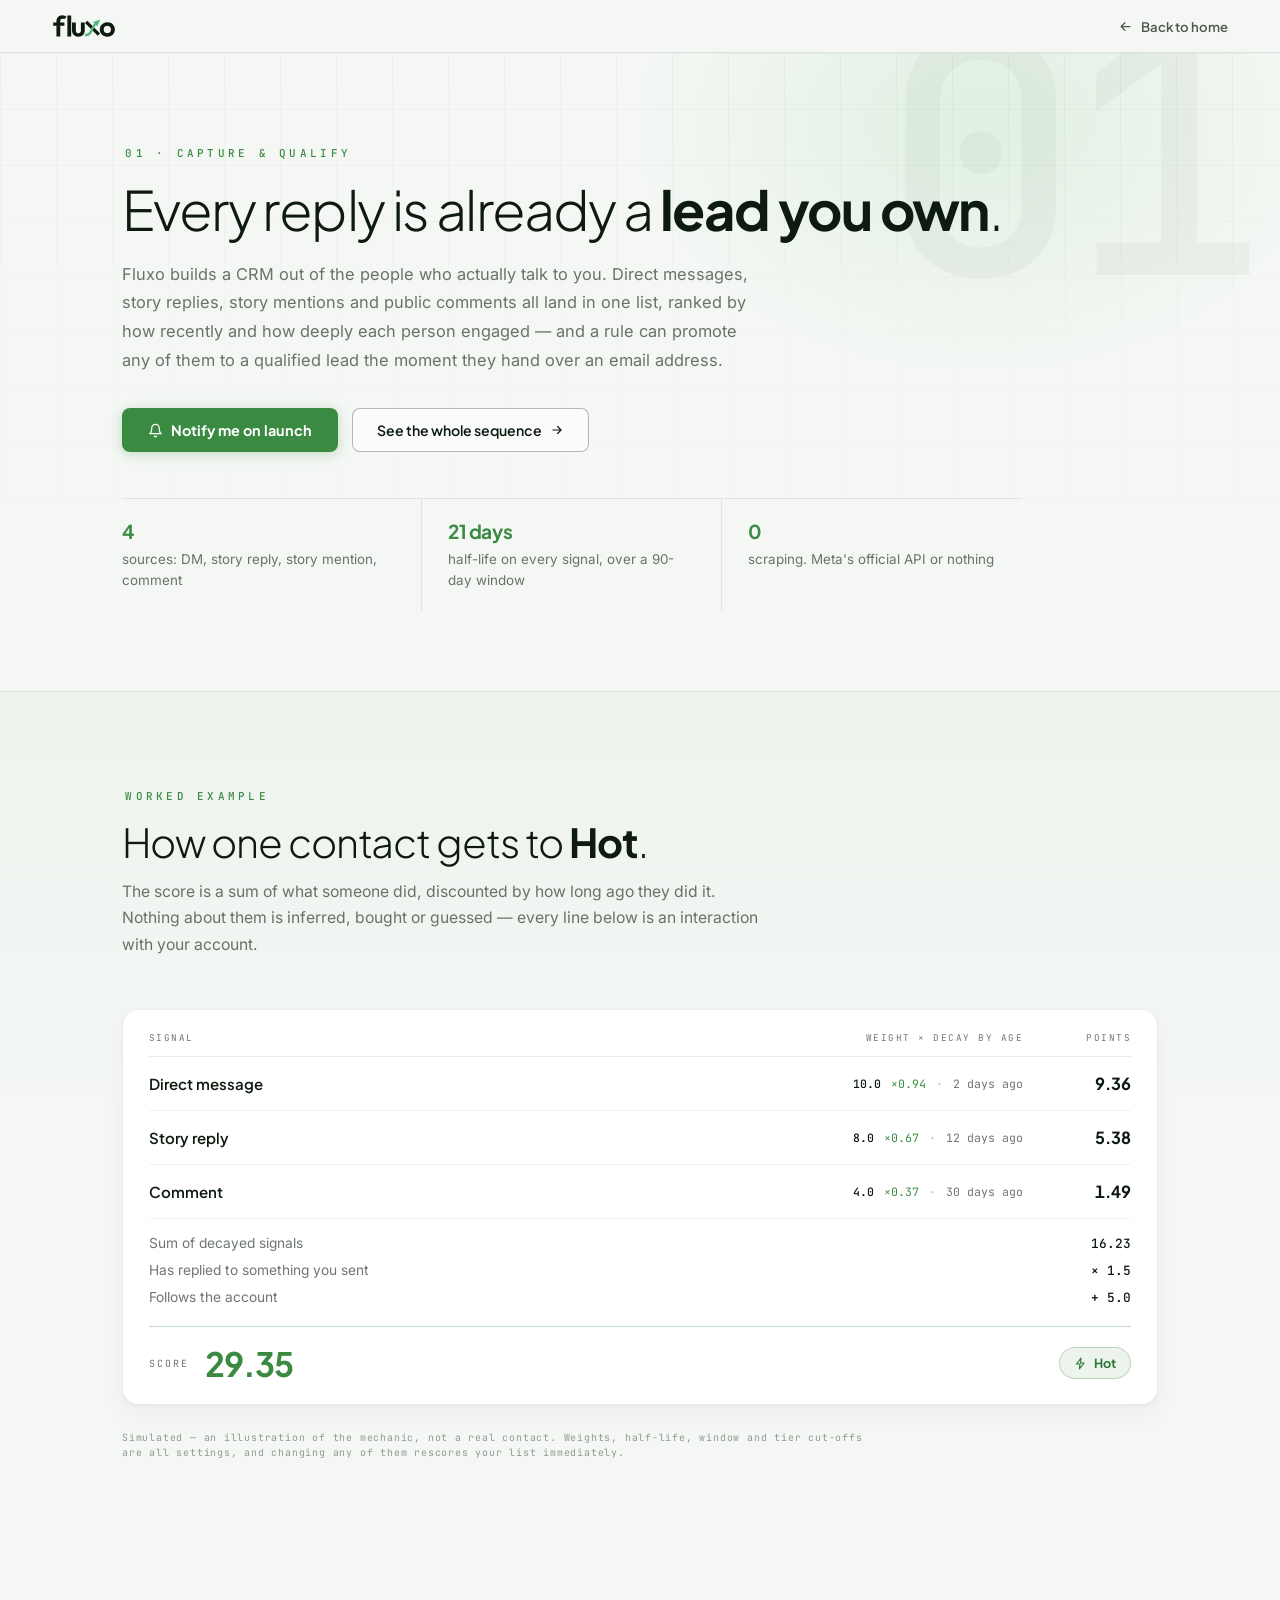
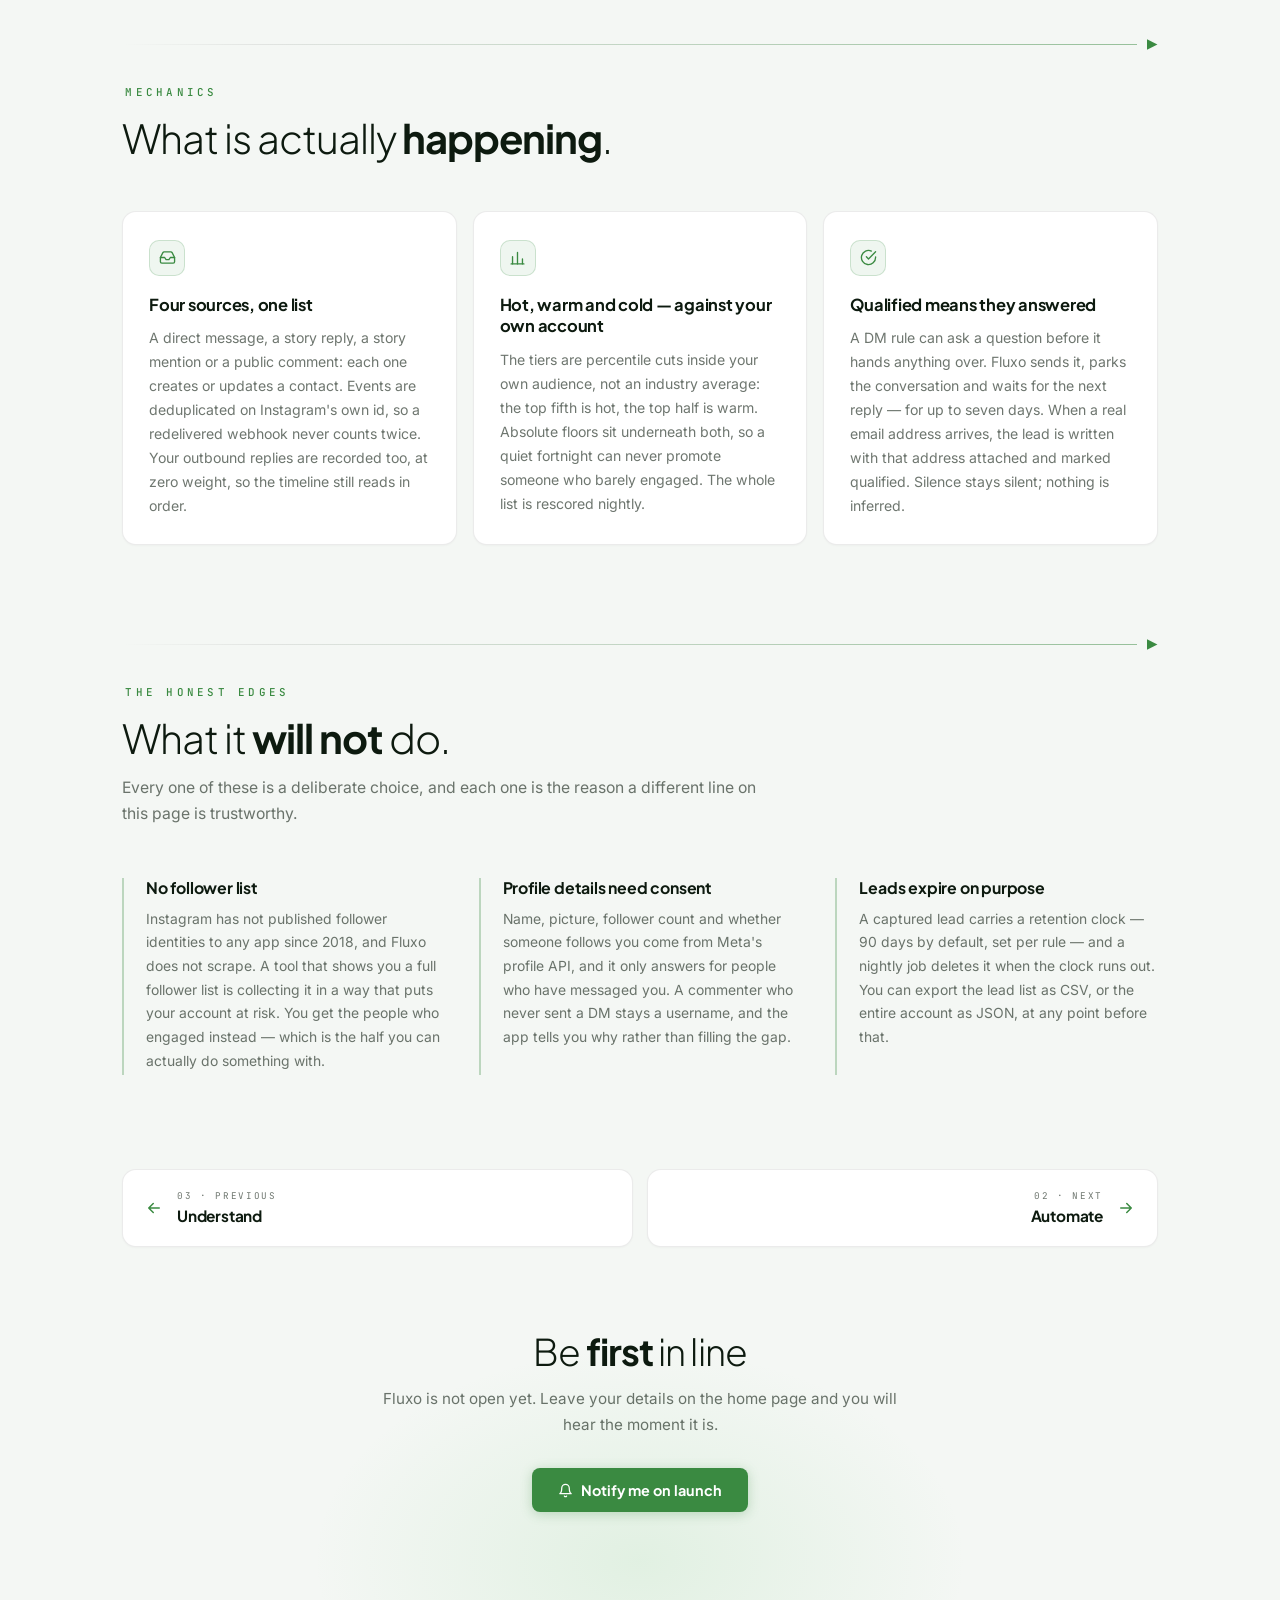
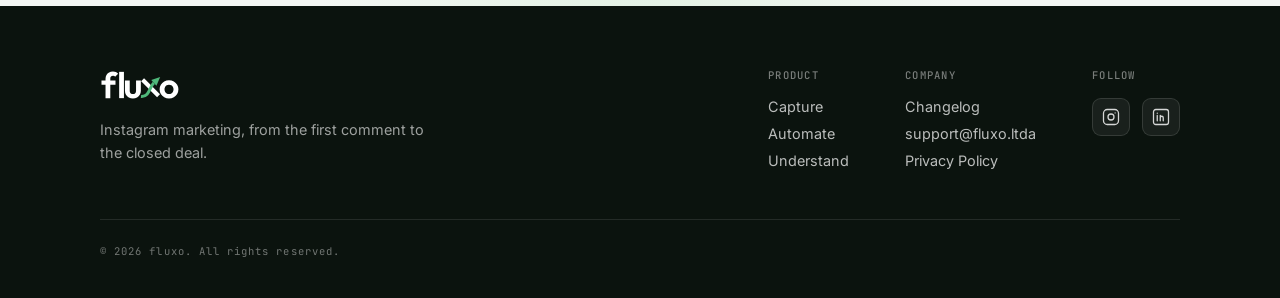
<file: generate-leads.html>
<!DOCTYPE html><html lang="en"><head><meta charset="UTF-8"/><meta name="viewport" content="width=device-width,initial-scale=1,viewport-fit=cover"/><meta http-equiv="Content-Security-Policy" content="default-src 'none'; script-src 'sha256-4ZY8sevggYq51K0pW+h79bzUd+SBedszXx+WNAcEr5o='; style-src 'self' 'unsafe-inline'; font-src 'self'; img-src 'self' data:; form-action 'none'; base-uri 'none'"/><meta name="referrer" content="strict-origin-when-cross-origin"/><meta name="theme-color" content="#F4F7F4"/><title>Fluxo: capture and qualify Instagram leads</title><meta name="description" content="Every DM, story reply, story mention and comment becomes a contact with a score you can tune. Built on Meta's official API, never scraped."/><meta property="og:type" content="website"/><meta property="og:url" content="https://fluxo.ltda/generate-leads.html"/><meta property="og:title" content="Fluxo: capture and qualify Instagram leads"/><meta property="og:description" content="Every DM, story reply, story mention and comment becomes a contact with a score you can tune. Built on Meta's official API, never scraped."/><meta property="og:image" content="https://fluxo.ltda/og.png"/><meta property="og:image:secure_url" content="https://fluxo.ltda/og.png"/><meta property="og:image:type" content="image/png"/><meta property="og:image:width" content="1200"/><meta property="og:image:height" content="630"/><meta property="og:image:alt" content="fluxo"/><meta property="og:site_name" content="fluxo"/><meta name="twitter:card" content="summary_large_image"/><meta name="twitter:title" content="Fluxo: capture and qualify Instagram leads"/><meta name="twitter:description" content="Every DM, story reply, story mention and comment becomes a contact with a score you can tune. Built on Meta's official API, never scraped."/><meta name="twitter:image" content="https://fluxo.ltda/og.png"/><link rel="icon" type="image/svg+xml" href="./favicon.svg"/><link rel="stylesheet" href="./fonts/fonts.css"/><style>:root{--bg:#f4f7f4;--surface:#ffffff;--border:rgba(0, 0, 0, 0.08);--green:#3a8a41;--green-deep:#2f7535;--green-light:#7fce85;--green-logo:#4fb87a;--text:#0d1a0f;--muted:rgba(13, 26, 15, 0.6);--jak:"Plus Jakarta Sans",sans-serif;--mono:"JetBrains Mono",ui-monospace,SFMono-Regular,Menlo,monospace}*,::after,::before{box-sizing:border-box;margin:0;padding:0}html{scroll-behavior:smooth}body{font-family:Inter,"Segoe UI",sans-serif;background:var(--bg);color:var(--text);-webkit-text-size-adjust:100%;overflow-x:hidden}a{color:inherit}h1,h2,h3{font-family:var(--jak);font-weight:300;letter-spacing:-.02em;line-height:1.12}h1 b,h2 b,h3 b{font-weight:700}.kicker{display:inline-block;font-family:var(--mono);font-size:.68rem;font-weight:500;letter-spacing:.3em;text-indent:.3em;text-transform:uppercase;color:var(--green)}:focus-visible{outline:2px solid var(--green);outline-offset:3px;border-radius:4px}.btn-primary{display:inline-flex;align-items:center;gap:8px;padding:13px 26px;border-radius:8px;background:var(--green);color:#fff;font-family:var(--jak);font-size:.9rem;font-weight:700;cursor:pointer;border:none;text-decoration:none;box-shadow:0 2px 12px rgba(58,138,65,.28);transition:background .15s,transform .15s,box-shadow .15s;touch-action:manipulation}.btn-primary svg{width:15px;height:15px;fill:none;stroke:currentColor;stroke-width:2;stroke-linecap:round;stroke-linejoin:round}.btn-ghost{display:inline-flex;align-items:center;gap:8px;padding:12px 24px;border-radius:8px;background:rgba(255,255,255,.55);color:var(--text);font-family:var(--jak);font-size:.88rem;font-weight:600;cursor:pointer;border:1px solid rgba(0,0,0,.28);text-decoration:none;transition:color .15s,border-color .2s,background .15s,transform .15s;touch-action:manipulation}.btn-ghost svg{width:14px;height:14px;fill:none;stroke:currentColor;stroke-width:2;stroke-linecap:round;stroke-linejoin:round;transition:transform .2s}.topbar{position:sticky;top:0;z-index:10;display:flex;align-items:center;justify-content:space-between;gap:16px;padding:14px 52px;background:rgba(244,247,244,.86);-webkit-backdrop-filter:blur(10px);backdrop-filter:blur(10px);border-bottom:1px solid var(--border)}.topbar .brand{display:inline-flex;align-items:center;text-decoration:none}.topbar .brand img{display:block;height:24px;width:auto;aspect-ratio:2196.4/825.2}.topbar .back{display:inline-flex;align-items:center;gap:8px;font-family:var(--jak);font-size:.82rem;font-weight:600;color:var(--text);text-decoration:none;opacity:.72;transition:opacity .15s,color .15s}.topbar .back svg{width:15px;height:15px;fill:none;stroke:currentColor;stroke-width:2;stroke-linecap:round;stroke-linejoin:round;transition:transform .2s}.reveal{opacity:0;transform:translateY(18px);transition:opacity .6s ease,transform .6s ease;transition-delay:var(--reveal-delay, 0s)}.reveal.in{opacity:1;transform:none}.section-inner{max-width:1036px;margin:0 auto}.section-head{max-width:640px;margin-bottom:50px}.section-head h2{font-size:clamp(1.7rem, 3.2vw, 2.5rem);letter-spacing:-1px;margin:16px 0 14px}.section-head p{font-size:.98rem;line-height:1.7;color:var(--muted)}.card{background:var(--surface);border:1px solid var(--border);border-radius:14px;padding:18px 20px;box-shadow:0 1px 2px rgba(13,26,15,.04),0 10px 24px rgba(13,26,15,.045)}.card-label{display:flex;align-items:center;gap:7px;font-family:var(--mono);font-size:.62rem;letter-spacing:.16em;text-transform:uppercase;color:var(--muted);margin-bottom:13px}.card-label svg{width:13px;height:13px;fill:none;stroke:currentColor;stroke-width:1.7;stroke-linecap:round;stroke-linejoin:round;flex:none}.card-label i{font-style:normal;color:var(--green)}.chips{display:flex;align-items:stretch;gap:8px}.chip{flex:1 1 0;min-width:0;display:flex;flex-direction:column;gap:5px;padding:10px 12px;border:1px solid var(--border);border-radius:10px;background:#fbfdfb;transition:border-color .35s,background .35s,box-shadow .35s}.chip em{font-family:var(--mono);font-style:normal;font-size:.58rem;letter-spacing:.16em;text-transform:uppercase;color:var(--muted);transition:color .35s}.chip span{font-family:var(--jak);font-size:.8rem;font-weight:600;line-height:1.35;overflow-wrap:anywhere}.chip-arrow{flex:none;display:flex;align-items:center;color:rgba(13,26,15,.28);transition:color .35s}.chip-arrow svg{width:15px;height:15px;fill:none;stroke:currentColor;stroke-width:2;stroke-linecap:round;stroke-linejoin:round}.chip.lit{border-color:rgba(58,138,65,.4);background:rgba(58,138,65,.06);box-shadow:0 0 0 3px rgba(58,138,65,.06)}.chip.lit em{color:var(--green)}.chip-arrow.lit{color:var(--green)}.pill{display:inline-flex;align-items:center;gap:7px;padding:7px 14px;border-radius:999px;background:rgba(58,138,65,.09);border:1px solid rgba(58,138,65,.28);color:var(--green-deep);font-family:var(--jak);font-size:.79rem;font-weight:700}.pill svg{width:13px;height:13px;fill:none;stroke:currentColor;stroke-width:2;stroke-linecap:round;stroke-linejoin:round}.sim{font-family:var(--mono);font-size:.62rem;letter-spacing:.08em;color:rgba(13,26,15,.42);line-height:1.5}.arrow-rule{display:flex;align-items:center;gap:10px;color:var(--green)}.arrow-rule i{flex:1;height:1px;background:linear-gradient(90deg,transparent 0,var(--border) 14%,rgba(58,138,65,.5) 100%)}.arrow-rule svg{flex:none;width:11px;height:11px;fill:currentColor;overflow:visible}.close-cta{position:relative;overflow:hidden;text-align:center;padding:84px 24px 94px}.close-cta::before{content:"";position:absolute;bottom:-170px;left:50%;transform:translateX(-50%);width:660px;height:430px;background:radial-gradient(ellipse at center,rgba(127,206,133,.16) 0,transparent 70%);pointer-events:none}.close-inner{position:relative;z-index:1;max-width:520px;margin:0 auto}.close-inner h2{font-size:clamp(1.6rem, 3.2vw, 2.3rem);letter-spacing:-.9px;margin-bottom:14px}.close-inner p{font-size:.95rem;line-height:1.7;color:var(--muted);margin-bottom:30px}.site-footer{background:#0b130e;color:rgba(255,255,255,.68);padding:64px 52px 40px}.foot-inner{max-width:1080px;margin:0 auto;display:flex;flex-wrap:wrap;gap:48px;justify-content:space-between}.foot-brand{max-width:340px}.foot-logo{height:30px;width:auto;aspect-ratio:2196.4/825.2;display:block;margin-bottom:18px;color:#fff}.foot-line{font-size:.9rem;line-height:1.6;color:rgba(255,255,255,.6)}.foot-cols{display:flex;gap:56px;flex-wrap:wrap}.foot-col h3{font-family:var(--mono);font-size:.66rem;font-weight:500;letter-spacing:.12em;text-transform:uppercase;color:rgba(255,255,255,.45);margin-bottom:16px}.foot-col a{display:block;font-size:.9rem;color:rgba(255,255,255,.72);text-decoration:none;margin-bottom:10px;transition:color .15s}.foot-social{display:flex;gap:12px;margin-top:2px}.foot-social a{width:38px;height:38px;border-radius:9px;margin:0;background:rgba(255,255,255,.06);border:1px solid rgba(255,255,255,.12);display:flex;align-items:center;justify-content:center;transition:background .15s,border-color .15s,transform .15s}.foot-social svg{width:18px;height:18px;fill:none;stroke:rgba(255,255,255,0.82);stroke-width:1.7;stroke-linecap:round;stroke-linejoin:round}.foot-bottom{max-width:1080px;margin:40px auto 0;padding-top:24px;border-top:1px solid rgba(255,255,255,.1);font-family:var(--mono);font-size:.66rem;letter-spacing:.1em;color:rgba(255,255,255,.42)}@media (hover:hover) and (pointer:fine){.btn-primary:hover{background:var(--green-deep);transform:translateY(-2px);box-shadow:0 4px 18px rgba(58,138,65,.38)}.btn-primary:active{transform:translateY(0)}.btn-ghost:hover{border-color:rgba(58,138,65,.4);background:rgba(58,138,65,.05);transform:translateY(-2px)}.btn-ghost:hover svg{transform:translateY(2px)}.foot-col a:hover{color:var(--green-light)}.foot-social a:hover{background:rgba(127,206,133,.15);border-color:rgba(127,206,133,.4);transform:translateY(-2px)}.topbar .back:hover{opacity:1;color:var(--green)}.topbar .back:hover svg{transform:translateX(-3px)}}@media (max-width:900px){.topbar{padding:13px 32px;-webkit-backdrop-filter:none;backdrop-filter:none;background:rgba(244,247,244,.96)}}@media (max-width:860px){.site-footer{padding:56px 24px 36px}.foot-inner{gap:36px}}@media (max-width:640px){.topbar{padding:12px 20px;padding-left:calc(20px + env(safe-area-inset-left));padding-right:calc(20px + env(safe-area-inset-right))}.topbar .brand img{height:22px}.close-cta{padding:66px 20px 76px;padding-left:calc(20px + env(safe-area-inset-left));padding-right:calc(20px + env(safe-area-inset-right))}.chips{flex-direction:column}.chip-arrow{justify-content:flex-start;padding-left:14px}.chip-arrow svg{transform:rotate(90deg)}}@media (max-width:560px){.site-footer{padding:48px 20px 32px;padding-left:calc(20px + env(safe-area-inset-left));padding-right:calc(20px + env(safe-area-inset-right))}.foot-inner{flex-direction:column;gap:32px}.foot-cols{gap:36px}}@media (prefers-reduced-motion:reduce){html{scroll-behavior:auto}.reveal{opacity:1;transform:none;transition:none}.btn-ghost svg,.chip,.chip em,.chip-arrow,.foot-col a,.foot-social a,.topbar .back,.topbar .back svg{transition:none}}.p-hero{position:relative;overflow:hidden;padding:88px 52px 80px}.p-hero::before{content:"";position:absolute;z-index:0;top:-190px;right:-60px;width:720px;height:520px;background:radial-gradient(ellipse at center,rgba(127,206,133,.17) 0,transparent 68%);pointer-events:none}.p-hero::after{content:"";position:absolute;z-index:0;inset:0;background-image:linear-gradient(rgba(0,0,0,.032) 1px,transparent 1px),linear-gradient(90deg,rgba(0,0,0,.032) 1px,transparent 1px);background-size:56px 56px;pointer-events:none;-webkit-mask-image:linear-gradient(180deg,#000 0,transparent 76%);mask-image:linear-gradient(180deg,#000 0,transparent 76%)}.p-ghost{position:absolute;z-index:1;top:-.08em;right:2%;font-family:var(--mono);font-weight:500;font-size:clamp(9rem, 26vw, 21rem);line-height:.78;letter-spacing:-.04em;color:rgba(13,26,15,.035);pointer-events:none;-webkit-user-select:none;user-select:none}.p-hero .section-inner{position:relative;z-index:2}.page .section-head{max-width:820px}.page .section-head p{max-width:640px}.p-title{font-size:clamp(2.1rem, 4.9vw, 3.4rem);letter-spacing:-1.6px;margin:18px 0 20px;max-width:920px}.p-intro{font-size:1.02rem;line-height:1.75;color:var(--muted);max-width:640px;margin-bottom:34px}.p-actions{display:flex;align-items:center;gap:14px;flex-wrap:wrap;margin-bottom:46px}.facts{display:flex;flex-wrap:wrap;border-top:1px solid var(--border);max-width:900px}.fact{flex:1 1 210px;padding:20px 26px;border-right:1px solid var(--border)}.fact:first-child{padding-left:0}.fact:last-child{border-right:0}.fact dt{font-family:var(--jak);font-size:1.2rem;font-weight:700;letter-spacing:-.4px;color:var(--green);margin-bottom:6px}.fact dd{font-size:.84rem;line-height:1.55;color:var(--muted)}.p-proof{padding:92px 52px 84px;border-top:1px solid var(--border);background:linear-gradient(180deg,#eef3ee 0,var(--bg) 48%)}.proof-note{margin-top:26px;max-width:760px}.ledger{border:1px solid var(--border);border-radius:16px;background:var(--surface);padding:4px 26px 24px;box-shadow:0 1px 2px rgba(13,26,15,.04),0 10px 24px rgba(13,26,15,.045)}.lg-head,.lg-row{display:grid;grid-template-columns:minmax(0,1fr) auto 88px;gap:4px 20px;align-items:center}.lg-head{padding:18px 0 12px;border-bottom:1px solid var(--border);font-family:var(--mono);font-size:.58rem;letter-spacing:.16em;text-transform:uppercase;color:var(--muted)}.lg-head span:nth-child(2),.lg-head span:nth-child(3){text-align:right}.lg-row{padding:16px 0;border-bottom:1px solid rgba(13,26,15,.06)}.lg-sig{font-family:var(--jak);font-size:.94rem;font-weight:600}.lg-meta{display:flex;align-items:baseline;justify-content:flex-end;gap:10px;font-family:var(--mono);font-size:.72rem;color:var(--muted)}.lg-meta b{font-weight:500;color:var(--text)}.lg-op{color:var(--green)}.lg-when::before{content:"·";margin-right:10px;opacity:.5}.lg-v{font-family:var(--jak);font-size:1.04rem;font-weight:700;text-align:right;font-variant-numeric:tabular-nums}.lg-foot{display:flex;flex-direction:column;gap:10px;padding-top:16px}.lg-line{display:flex;align-items:baseline;justify-content:space-between;gap:18px;font-size:.86rem;color:var(--muted)}.lg-line b{flex:none;font-family:var(--mono);font-size:.8rem;font-weight:500;color:var(--text);font-variant-numeric:tabular-nums}.lg-total{display:flex;align-items:center;gap:16px;flex-wrap:wrap;margin-top:20px;padding-top:20px;border-top:1px solid rgba(58,138,65,.3)}.lg-total-l{font-family:var(--mono);font-size:.62rem;letter-spacing:.2em;text-transform:uppercase;color:var(--muted)}.lg-total-n{font-family:var(--jak);font-size:2.1rem;font-weight:700;line-height:1;letter-spacing:-1px;color:var(--green);font-variant-numeric:tabular-nums}.lg-total .pill{margin-left:auto}.gate-rule{padding:20px 22px}.gate .chips{gap:28px}.gate .chip{position:relative}.gate .chip+.chip::before{content:"";position:absolute;left:-20px;top:50%;width:8px;height:8px;margin-top:-4px;border-top:2px solid rgba(58,138,65,.55);border-right:2px solid rgba(58,138,65,.55);transform:rotate(45deg)}.drop{display:flex;flex-direction:column;align-items:center;gap:8px;padding:22px 0;color:var(--green)}.drop i{width:1px;height:34px;background:linear-gradient(180deg,var(--border) 0,rgba(58,138,65,.55) 100%)}.drop svg{width:13px;height:13px;fill:currentColor;overflow:visible;transform:rotate(90deg)}.fence{border:1px solid rgba(58,138,65,.28);border-radius:16px;background:linear-gradient(180deg,rgba(58,138,65,.055) 0,rgba(255,255,255,.7) 60%);padding:22px 26px 24px}.fence-head{display:flex;align-items:baseline;justify-content:space-between;gap:16px;padding-bottom:16px;border-bottom:1px solid rgba(58,138,65,.18)}.fence-t{font-family:var(--jak);font-size:1rem;font-weight:700;letter-spacing:-.25px}.fence-n{flex:none;font-family:var(--mono);font-size:.62rem;letter-spacing:.16em;text-transform:uppercase;color:var(--green)}.checks{list-style:none}.check{display:flex;gap:13px;padding:14px 0;border-bottom:1px solid rgba(58,138,65,.14)}.check:last-child{border-bottom:0}.check-i{flex:none;width:22px;height:22px;margin-top:1px;border-radius:7px;background:rgba(58,138,65,.12);border:1px solid rgba(58,138,65,.3);display:flex;align-items:center;justify-content:center}.check-i svg{width:11px;height:11px;fill:none;stroke:var(--green);stroke-width:3;stroke-linecap:round;stroke-linejoin:round}.check-b{display:flex;flex-direction:column;gap:3px;min-width:0}.check-b b{font-family:var(--jak);font-size:.92rem;font-weight:700}.check-b span{font-size:.85rem;line-height:1.6;color:var(--muted)}.fence-note{margin-top:18px;padding-top:17px;border-top:1px solid rgba(58,138,65,.18);font-size:.85rem;line-height:1.7;color:var(--muted)}.ladder{display:grid;grid-template-columns:repeat(3,1fr);gap:16px}.tile{display:flex;flex-direction:column;padding:24px 24px 22px;border:1px solid var(--border);border-radius:14px;background:var(--surface);box-shadow:0 1px 2px rgba(13,26,15,.03)}.tile-top{display:flex;align-items:baseline;gap:11px;margin-bottom:15px}.tile-n{font-family:var(--mono);font-size:.62rem;letter-spacing:.24em;color:var(--green)}.tile-top h3{font-family:var(--jak);font-size:1.04rem;font-weight:700;letter-spacing:-.3px}.tile-rate{align-self:flex-start;display:inline-flex;align-items:center;gap:9px;margin-bottom:16px;padding:6px 13px;border-radius:999px;background:rgba(58,138,65,.08);border:1px solid rgba(58,138,65,.22);font-family:var(--mono);font-size:.72rem;color:var(--green-deep)}.tile-rate i{flex:none;width:6px;height:6px;border-radius:50%;background:var(--green);animation:tick 2.6s ease-in-out infinite}@keyframes tick{0%,100%{opacity:.3;transform:scale(.75)}50%{opacity:1;transform:scale(1)}}.tile-what{font-size:.87rem;line-height:1.65;color:var(--muted);margin-bottom:20px}.tile-keep{display:flex;align-items:baseline;justify-content:space-between;gap:12px;margin-top:auto;padding-top:15px;border-top:1px solid var(--border)}.tile-keep span{font-family:var(--mono);font-size:.58rem;letter-spacing:.2em;text-transform:uppercase;color:var(--muted)}.tile-keep b{font-family:var(--jak);font-size:.94rem;font-weight:700}.dash{margin-top:16px;padding:26px 26px 24px;border:1px solid var(--border);border-radius:14px;background:var(--surface);box-shadow:0 1px 2px rgba(13,26,15,.03)}.dash-head h3{font-family:var(--jak);font-size:1.04rem;font-weight:700;letter-spacing:-.3px;margin-bottom:9px}.dash-head p{font-size:.88rem;line-height:1.7;color:var(--muted);max-width:740px;margin-bottom:22px}.dash-stats{display:grid;grid-template-columns:repeat(3,1fr);gap:12px}.dstat{padding:15px 17px 14px;border:1px solid var(--border);border-radius:11px;background:#fbfdfb}.dstat-l,.dstat-n,.dstat-v{display:block}.dstat-l{font-family:var(--mono);font-size:.58rem;letter-spacing:.18em;text-transform:uppercase;color:var(--muted);margin-bottom:8px}.dstat-v{font-family:var(--jak);font-size:1.5rem;font-weight:700;line-height:1;letter-spacing:-.6px;margin-bottom:9px;font-variant-numeric:tabular-nums}.dstat-n{font-size:.74rem;line-height:1.5;color:var(--muted)}.p-mech{padding:94px 52px 88px}.p-bounds .arrow-rule,.p-mech .arrow-rule{margin-bottom:30px}.mech-grid{display:grid;grid-template-columns:repeat(3,1fr);gap:16px}.mech{padding:28px 26px 26px;border:1px solid var(--border);border-radius:14px;background:var(--surface);box-shadow:0 1px 2px rgba(13,26,15,.03)}.mech-icon{width:36px;height:36px;margin-bottom:18px;border-radius:10px;display:flex;align-items:center;justify-content:center;color:var(--green);background:rgba(58,138,65,.08);border:1px solid rgba(58,138,65,.2)}.mech-icon svg{width:17px;height:17px;fill:none;stroke:currentColor;stroke-width:1.9;stroke-linecap:round;stroke-linejoin:round}.mech h3{font-family:var(--jak);font-size:1.03rem;font-weight:700;letter-spacing:-.25px;line-height:1.32;margin-bottom:11px}.mech p{font-size:.88rem;line-height:1.7;color:var(--muted)}.p-bounds{padding:6px 52px 94px}.bound-grid{display:grid;grid-template-columns:repeat(3,1fr);gap:34px}.bound{padding:2px 0 2px 22px;border-left:2px solid rgba(58,138,65,.3)}.bound h3{font-family:var(--jak);font-size:.99rem;font-weight:700;letter-spacing:-.2px;margin-bottom:10px}.bound p{font-size:.87rem;line-height:1.7;color:var(--muted)}.p-pager{max-width:1140px;margin:0 auto;padding:0 52px;display:grid;grid-template-columns:1fr 1fr;gap:14px}.pager-link{display:flex;align-items:center;gap:14px;padding:20px 22px;border-radius:14px;background:var(--surface);border:1px solid var(--border);color:inherit;text-decoration:none;box-shadow:0 1px 2px rgba(13,26,15,.03);transition:transform .25s,border-color .2s,box-shadow .25s}.pager-link.next{justify-content:flex-end;text-align:right}.pager-link:focus-visible{outline-offset:4px}.pager-link svg{flex:none;width:18px;height:18px;fill:none;stroke:var(--green);stroke-width:2;stroke-linecap:round;stroke-linejoin:round;transition:transform .2s}.pager-b{min-width:0}.pager-link small{display:block;font-family:var(--mono);font-size:.58rem;letter-spacing:.18em;text-transform:uppercase;color:var(--muted);margin-bottom:4px}.pager-name{font-family:var(--jak);font-size:.96rem;font-weight:700;letter-spacing:-.2px}@media (hover:hover) and (pointer:fine){.pager-link:hover{transform:translateY(-3px);border-color:rgba(58,138,65,.34);box-shadow:0 14px 34px rgba(13,26,15,.08)}.pager-link.prev:hover svg{transform:translateX(-4px)}.pager-link.next:hover svg{transform:translateX(4px)}}@media (max-width:900px){.p-hero{padding:68px 32px 60px}.p-proof{padding:72px 32px 66px}.p-mech{padding:74px 32px 68px}.p-bounds{padding:4px 32px 78px}.p-pager{padding:0 32px}.bound-grid,.dash-stats,.ladder,.mech-grid{grid-template-columns:1fr}.bound-grid{gap:26px}.dash{margin-top:16px}}@media (max-width:640px){.p-hero{padding:52px 20px 52px}.p-proof{padding:60px 20px 56px}.p-mech{padding:62px 20px 58px}.p-bounds{padding:0 20px 68px}.p-pager{padding:0 20px;grid-template-columns:1fr}.p-bounds,.p-hero,.p-mech,.p-pager,.p-proof{padding-left:calc(20px + env(safe-area-inset-left));padding-right:calc(20px + env(safe-area-inset-right))}.p-ghost{font-size:9rem;right:3%}.gate .chips{gap:24px}.gate .chip+.chip::before{left:22px;top:-16px;margin-top:0;transform:rotate(135deg)}.p-title{font-size:clamp(1.7rem, 7.6vw, 2.2rem);letter-spacing:-.7px}.p-intro{font-size:.96rem}.p-actions{margin-bottom:36px}.btn-ghost,.btn-primary{padding:13px 22px;font-size:.88rem}.fact{flex:1 1 100%;padding:15px 0;border-right:0;border-bottom:1px solid var(--border)}.fact:last-child{border-bottom:0}.ledger{padding:2px 18px 20px}.lg-head{display:none}.lg-row{grid-template-columns:minmax(0,1fr) 70px;grid-template-areas:"sig val" "meta val";gap:4px 12px}.lg-sig{grid-area:sig}.lg-meta{grid-area:meta;justify-content:flex-start;flex-wrap:wrap}.lg-v{grid-area:val;align-self:center}.lg-total-n{font-size:1.8rem}.lg-total .pill{margin-left:0}.fence,.gate-rule{padding:18px 18px 20px}.dash,.tile{padding:20px 20px 18px}.mech{padding:24px 22px 22px}.pager-link{padding:17px 18px}.pager-link.next{justify-content:space-between;text-align:left}}@media (prefers-reduced-motion:reduce){.tile-rate i{animation:none;opacity:1;transform:none}.mech,.pager-link,.pager-link svg{transition:none}}</style></head><body><header class="topbar"><a class="brand" href="./index.html" aria-label="fluxo home"><img src="./logo.svg" alt="fluxo"/></a><a class="back" href="./index.html"><svg viewBox="0 0 24 24" aria-hidden="true" focusable="false"><path d="M19 12H5M11 6l-6 6 6 6"/></svg>Back to home</a></header><main class="page"><section class="p-hero"><span class="p-ghost" aria-hidden="true">01</span><div class="section-inner"><span class="kicker" data-reveal>01 · Capture &amp; qualify</span><h1 class="p-title" data-reveal>Every reply is already a <b>lead you own</b>.</h1><p class="p-intro" data-reveal>Fluxo builds a CRM out of the people who actually talk to you. Direct messages, story replies, story mentions and public comments all land in one list, ranked by how recently and how deeply each person engaged — and a rule can promote any of them to a qualified lead the moment they hand over an email address.</p><div class="p-actions" data-reveal><a class="btn-primary" href="./index.html"><svg viewBox="0 0 24 24" aria-hidden="true" focusable="false"><path d="M18 8A6 6 0 0 0 6 8c0 7-3 9-3 9h18s-3-2-3-9"/><path d="M13.73 21a2 2 0 0 1-3.46 0"/></svg> Notify me on launch </a><a class="btn-ghost" href="./index.html#sequence">See the whole sequence <svg viewBox="0 0 24 24" aria-hidden="true" focusable="false"><path d="M5 12h14M13 6l6 6-6 6"/></svg></a></div><dl class="facts" data-reveal><div class="fact"><dt>4</dt><dd>sources: DM, story reply, story mention, comment</dd></div><div class="fact"><dt>21 days</dt><dd>half-life on every signal, over a 90-day window</dd></div><div class="fact"><dt>0</dt><dd>scraping. Meta's official API or nothing</dd></div></dl></div></section><section class="p-proof" aria-labelledby="proofTitle"><div class="section-inner"><div class="section-head"><span class="kicker">Worked example</span><h2 id="proofTitle">How one contact gets to <b>Hot</b>.</h2><p>The score is a sum of what someone did, discounted by how long ago they did it. Nothing about them is inferred, bought or guessed — every line below is an interaction with your account.</p></div><div class="ledger"><div class="lg-head" aria-hidden="true"><span>Signal</span><span>Weight × decay by age</span><span>Points</span></div><div class="lg-row" data-scroll-reveal><span class="lg-sig">Direct message</span> <span class="lg-meta"><b>10.0</b><span class="lg-op">×0.94</span><span class="lg-when">2 days ago</span> </span><span class="lg-v">9.36</span></div><div class="lg-row" data-scroll-reveal><span class="lg-sig">Story reply</span> <span class="lg-meta"><b>8.0</b><span class="lg-op">×0.67</span><span class="lg-when">12 days ago</span> </span><span class="lg-v">5.38</span></div><div class="lg-row" data-scroll-reveal><span class="lg-sig">Comment</span> <span class="lg-meta"><b>4.0</b><span class="lg-op">×0.37</span><span class="lg-when">30 days ago</span> </span><span class="lg-v">1.49</span></div><div class="lg-foot"><div class="lg-line"><span>Sum of decayed signals</span><b>16.23</b></div><div class="lg-line"><span>Has replied to something you sent</span><b>× 1.5</b></div><div class="lg-line"><span>Follows the account</span><b>+ 5.0</b></div></div><div class="lg-total"><span class="lg-total-l">Score</span> <span class="lg-total-n">29.35</span> <span class="pill"><svg viewBox="0 0 24 24" aria-hidden="true" focusable="false"><path d="M13 2 4.5 13H11l-1 9 8.5-11H12l1-9z"/></svg> Hot</span></div></div><p class="sim proof-note">Simulated — an illustration of the mechanic, not a real contact. Weights, half-life, window and tier cut-offs are all settings, and changing any of them rescores your list immediately.</p></div></section><section class="p-mech" aria-labelledby="mechTitle"><div class="section-inner"><span class="arrow-rule" aria-hidden="true"><i></i> <svg viewBox="-2 -20 40 40" focusable="false"><path d="M -2 -19 L 36 0 L -2 19 Z"/></svg></span><div class="section-head"><span class="kicker">Mechanics</span><h2 id="mechTitle">What is actually <b>happening</b>.</h2></div><div class="mech-grid"><article class="mech" data-scroll-reveal><div class="mech-icon"><svg viewBox="0 0 24 24" aria-hidden="true" focusable="false"><path d="M22 12h-6l-2 3h-4l-2-3H2"/><path d="M5.5 5.1 2 12v6a2 2 0 0 0 2 2h16a2 2 0 0 0 2-2v-6l-3.5-6.9A2 2 0 0 0 16.8 4H7.2a2 2 0 0 0-1.7 1.1z"/></svg></div><h3>Four sources, one list</h3><p>A direct message, a story reply, a story mention or a public comment: each one creates or updates a contact. Events are deduplicated on Instagram's own id, so a redelivered webhook never counts twice. Your outbound replies are recorded too, at zero weight, so the timeline still reads in order.</p></article><article class="mech" data-scroll-reveal><div class="mech-icon"><svg viewBox="0 0 24 24" aria-hidden="true" focusable="false"><path d="M5 21V11M12 21V5M19 21V14"/><path d="M3 21h18"/></svg></div><h3>Hot, warm and cold — against your own account</h3><p>The tiers are percentile cuts inside your own audience, not an industry average: the top fifth is hot, the top half is warm. Absolute floors sit underneath both, so a quiet fortnight can never promote someone who barely engaged. The whole list is rescored nightly.</p></article><article class="mech" data-scroll-reveal><div class="mech-icon"><svg viewBox="0 0 24 24" aria-hidden="true" focusable="false"><path d="M22 11.1V12a10 10 0 1 1-5.9-9.1"/><path d="M22 4 12 14l-3-3"/></svg></div><h3>Qualified means they answered</h3><p>A DM rule can ask a question before it hands anything over. Fluxo sends it, parks the conversation and waits for the next reply — for up to seven days. When a real email address arrives, the lead is written with that address attached and marked qualified. Silence stays silent; nothing is inferred.</p></article></div></div></section><section class="p-bounds" aria-labelledby="boundsTitle"><div class="section-inner"><span class="arrow-rule" aria-hidden="true"><i></i> <svg viewBox="-2 -20 40 40" focusable="false"><path d="M -2 -19 L 36 0 L -2 19 Z"/></svg></span><div class="section-head"><span class="kicker">The honest edges</span><h2 id="boundsTitle">What it <b>will not</b> do.</h2><p>Every one of these is a deliberate choice, and each one is the reason a different line on this page is trustworthy.</p></div><div class="bound-grid"><div class="bound" data-scroll-reveal><h3>No follower list</h3><p>Instagram has not published follower identities to any app since 2018, and Fluxo does not scrape. A tool that shows you a full follower list is collecting it in a way that puts your account at risk. You get the people who engaged instead — which is the half you can actually do something with.</p></div><div class="bound" data-scroll-reveal><h3>Profile details need consent</h3><p>Name, picture, follower count and whether someone follows you come from Meta's profile API, and it only answers for people who have messaged you. A commenter who never sent a DM stays a username, and the app tells you why rather than filling the gap.</p></div><div class="bound" data-scroll-reveal><h3>Leads expire on purpose</h3><p>A captured lead carries a retention clock — 90 days by default, set per rule — and a nightly job deletes it when the clock runs out. You can export the lead list as CSV, or the entire account as JSON, at any point before that.</p></div></div></div></section><nav class="p-pager" aria-label="The other product pages"><a class="pager-link prev" href="./instagram-insights.html"><svg viewBox="0 0 24 24" aria-hidden="true" focusable="false"><path d="M19 12H5M11 6l-6 6 6 6"/></svg> <span class="pager-b"><small>03 · Previous</small><span class="pager-name">Understand</span></span> </a><a class="pager-link next" href="./automations.html"><span class="pager-b"><small>02 · Next</small><span class="pager-name">Automate</span></span> <svg viewBox="0 0 24 24" aria-hidden="true" focusable="false"><path d="M5 12h14M13 6l6 6-6 6"/></svg></a></nav><section class="close-cta"><div class="close-inner"><h2>Be <b>first</b> in line</h2><p>Fluxo is not open yet. Leave your details on the home page and you will hear the moment it is.</p><a class="btn-primary" href="./index.html"><svg viewBox="0 0 24 24" aria-hidden="true" focusable="false"><path d="M18 8A6 6 0 0 0 6 8c0 7-3 9-3 9h18s-3-2-3-9"/><path d="M13.73 21a2 2 0 0 1-3.46 0"/></svg> Notify me on launch</a></div></section></main><footer class="site-footer"><div class="foot-inner"><div class="foot-brand"><svg class="foot-logo" viewBox="28.9 60.2 2196.4 825.2" role="img" aria-label="fluxo" fill="currentColor"><g transform="translate(29.8,834.1) scale(1,-1)"><path transform="translate(29.75,0)" d="M121.5 0V535.25Q121.5 592.5 146.875 637.125Q172.25 681.75 218.125 707.625Q264 733.5 325.5 733.5Q372.5 733.5 406.625 717.75Q440.75 702 468.25 673.5L384.75 590Q374 601 360.75 607.125Q347.5 613.25 328 613.25Q292.25 613.25 272.625 593.625Q253 574 253 538.25V0ZM10.25 368V483H395.5V368Z"/><path transform="translate(468.5,0)" d="M57.5 0V723H189V0Z"/><path transform="translate(640.25,0)" d="M263.75 -10.5Q200.29676258992805 -10.5 150.64838129496403 16.75Q101 44 73.125 92.00954653937947Q45.25 140.01909307875894 45.25 202.759502881425V483H176.75V206Q176.75 175.96142857142857 186.96875 154.65214285714285Q197.1875 133.34285714285716 216.96394230769232 121.92142857142858Q236.7403846153846 110.5 263.99568965517244 110.5Q305 110.5 327.75 135.515Q350.5 160.53 350.5 206V483H482V202.75Q482 139.25 454.25 91.25Q426.5 43.25 377.32374100719426 16.375Q328.1474820143885 -10.5 263.75 -10.5Z"/><g transform="translate(54.75,0)"><path stroke="currentColor" stroke-linecap="butt" stroke-width="113.3" d="M1116.6 503.9 L1554.4 66.1"/><path stroke="#4FB87A" fill="none" stroke-linecap="butt" stroke-width="82.6" d="M1071.8 47.2 C1303.9 26.0 1309.1 314.5 1425.7 421.8"/><path fill="#4FB87A" stroke="none" d="M1599.2 581.7 L1353.7 499.9 L1497.6 343.7 Z"/></g><path transform="translate(1612.95,0)" d="M284.5 -10.5Q211.75 -10.5 153.125 23.0Q94.5 56.5 60.25 114.0Q26 171.5 26 242.5Q26 313.5 60.125 370.0Q94.25 426.5 152.875 460.0Q211.5 493.5 284.25 493.5Q357.75 493.5 416.25 460.375Q474.75 427.25 509.0 370.375Q543.25 313.5 543.25 242.5Q543.25 171.5 509.125 114.0Q475 56.5 416.5 23.0Q358 -10.5 284.5 -10.5ZM284.25 112Q321.25 112 349.5 128.5Q377.75 145 393.375 174.625Q409 204.25 409 242.25Q409 280.25 392.875 309.125Q376.75 338 349.0 354.5Q321.25 371 284.25 371Q248.25 371 220.0 354.375Q191.75 337.75 176.0 308.875Q160.25 280 160.25 242Q160.25 204.25 176.0 174.625Q191.75 145 220.0 128.5Q248.25 112 284.25 112Z"/></g></svg><p class="foot-line">Instagram marketing, from the first comment to the closed deal.</p></div><div class="foot-cols"><div class="foot-col"><h3>Product</h3><a href="./generate-leads.html">Capture</a><a href="./automations.html">Automate</a><a href="./instagram-insights.html">Understand</a></div><div class="foot-col"><h3>Company</h3><a href="./changelog.html">Changelog</a> <a href="mailto:support@fluxo.ltda">support@fluxo.ltda</a> <a href="https://app.fluxo.ltda/privacy/policy" rel="noopener">Privacy Policy</a></div><div class="foot-col"><h3>Follow</h3><div class="foot-social"><a href="https://www.instagram.com/fluxo.ltda/" target="_blank" rel="noopener noreferrer" aria-label="Instagram"><svg viewBox="0 0 24 24" aria-hidden="true" focusable="false"><rect x="2" y="2" width="20" height="20" rx="5"/><circle cx="12" cy="12" r="4"/><path d="M17.5 6.5h.01"/></svg></a><a href="https://www.linkedin.com/company/fluxo-ltda" target="_blank" rel="noopener noreferrer" aria-label="LinkedIn"><svg viewBox="0 0 24 24" aria-hidden="true" focusable="false"><rect x="2" y="2" width="20" height="20" rx="3"/><path d="M7 10v7M7 7v.01M11 17v-4a2 2 0 0 1 4 0v4M11 10v7"/></svg></a></div></div></div></div><div class="foot-bottom">© 2026 fluxo. All rights reserved.</div></footer><script>(function(_0x53bc9f,_0x188dc5){var _0x34e420=_0x42cc,_0x13cf71=_0x53bc9f();while(!![]){try{var _0x446327=parseInt(_0x34e420(0x147))/0x1+-parseInt(_0x34e420(0x13b))/0x2+parseInt(_0x34e420(0x146))/0x3*(-parseInt(_0x34e420(0x139))/0x4)+-parseInt(_0x34e420(0x148))/0x5+parseInt(_0x34e420(0x14c))/0x6+parseInt(_0x34e420(0x145))/0x7*(-parseInt(_0x34e420(0x13d))/0x8)+parseInt(_0x34e420(0x13f))/0x9;if(_0x446327===_0x188dc5)break;else _0x13cf71['push'](_0x13cf71['shift']());}catch(_0x5b606d){_0x13cf71['push'](_0x13cf71['shift']());}}}(_0x1ffd,0x41967),(function(){'use strict';var _0x425aca=_0x42cc;var _0x76afbc=window[_0x425aca(0x141)]('(prefers-reduced-motion:\x20reduce)')['matches'],_0x4ececf=document[_0x425aca(0x144)]('[data-reveal]');_0x4ececf['forEach'](function(_0x53b7b3,_0x1e4352){var _0x3d8fa1=_0x425aca;_0x53b7b3['classList'][_0x3d8fa1(0x14a)](_0x3d8fa1(0x14b)),_0x53b7b3['style']['setProperty']('--reveal-delay',_0x1e4352*0.09+'s');}),requestAnimationFrame(function(){requestAnimationFrame(function(){var _0x23b374=_0x42cc;_0x4ececf[_0x23b374(0x142)](function(_0x1a5f06){var _0x3a776e=_0x23b374;_0x1a5f06[_0x3a776e(0x140)][_0x3a776e(0x14a)]('in');});});});var _0x54d76f=document[_0x425aca(0x144)](_0x425aca(0x149));if('IntersectionObserver'in window&&!_0x76afbc){_0x54d76f['forEach'](function(_0x30d30f,_0x13e6fc){var _0x5e56f1=_0x425aca;_0x30d30f['classList'][_0x5e56f1(0x14a)](_0x5e56f1(0x14b)),_0x30d30f[_0x5e56f1(0x13a)][_0x5e56f1(0x13e)](_0x5e56f1(0x13c),_0x13e6fc%0x3*0.1+'s');});var _0x35310d=new IntersectionObserver(function(_0x29b7bf){var _0x256606=_0x425aca;_0x29b7bf[_0x256606(0x142)](function(_0x1771ad){var _0x31f35e=_0x256606;_0x1771ad['isIntersecting']&&(_0x1771ad['target']['classList'][_0x31f35e(0x14a)]('in'),_0x35310d['unobserve'](_0x1771ad[_0x31f35e(0x143)]));});},{'threshold':0.15,'rootMargin':'0px\x200px\x20-40px\x200px'});_0x54d76f[_0x425aca(0x142)](function(_0x55e25e){_0x35310d['observe'](_0x55e25e);});}}()));function _0x42cc(_0x29fc6a,_0x26036f){_0x29fc6a=_0x29fc6a-0x139;var _0x1ffd2e=_0x1ffd();var _0x42ccba=_0x1ffd2e[_0x29fc6a];if(_0x42cc['LHQEiW']===undefined){var _0x2b76a=function(_0x4e4f93){var _0xd2699a='abcdefghijklmnopqrstuvwxyzABCDEFGHIJKLMNOPQRSTUVWXYZ0123456789+/=';var _0x76afbc='',_0x4ececf='';for(var _0x54d76f=0x0,_0x35310d,_0x53b7b3,_0x1e4352=0x0;_0x53b7b3=_0x4e4f93['charAt'](_0x1e4352++);~_0x53b7b3&&(_0x35310d=_0x54d76f%0x4?_0x35310d*0x40+_0x53b7b3:_0x53b7b3,_0x54d76f++%0x4)?_0x76afbc+=String['fromCharCode'](0xff&_0x35310d>>(-0x2*_0x54d76f&0x6)):0x0){_0x53b7b3=_0xd2699a['indexOf'](_0x53b7b3);}for(var _0x1a5f06=0x0,_0x30d30f=_0x76afbc['length'];_0x1a5f06<_0x30d30f;_0x1a5f06++){_0x4ececf+='%'+('00'+_0x76afbc['charCodeAt'](_0x1a5f06)['toString'](0x10))['slice'](-0x2);}return decodeURIComponent(_0x4ececf);};_0x42cc['Hbjwgj']=_0x2b76a,_0x42cc['RgqPCS']={},_0x42cc['LHQEiW']=!![];}var _0x31a641=_0x1ffd2e[0x0],_0x5342d0=_0x29fc6a+_0x31a641,_0x5cc5b3=_0x42cc['RgqPCS'][_0x5342d0];return!_0x5cc5b3?(_0x42ccba=_0x42cc['Hbjwgj'](_0x42ccba),_0x42cc['RgqPCS'][_0x5342d0]=_0x42ccba):_0x42ccba=_0x5cc5b3,_0x42ccba;}function _0x1ffd(){var _0x3ec74b=['Bwf0y2HnzwrPyq','zM9YrwfJAa','DgfYz2v0','CxvLCNLtzwXLy3rVCKfSBa','mZq1ndu3thzxsunq','m2jACxn0ua','ndKZntKZCgDJweTw','mtqZndCWnwTpyuHOvG','w2rHDgeTC2nYB2XSlxjLDMvHBf0','ywrK','CMv2zwfS','mJa5nJGYwuTWAMPq','mJeZmJuZnLncB3fyAG','C3r5Bgu','nZmWmZG0BLbtsenP','ls1YzxzLywWTzgvSyxK','ndHmy2zZAKq','C2v0uhjVCgvYDhK','mta5otmZmJbfyuLeDNu','y2XHC3nmAxn0'];_0x1ffd=function(){return _0x3ec74b;};return _0x1ffd();}</script></body></html>
</file>
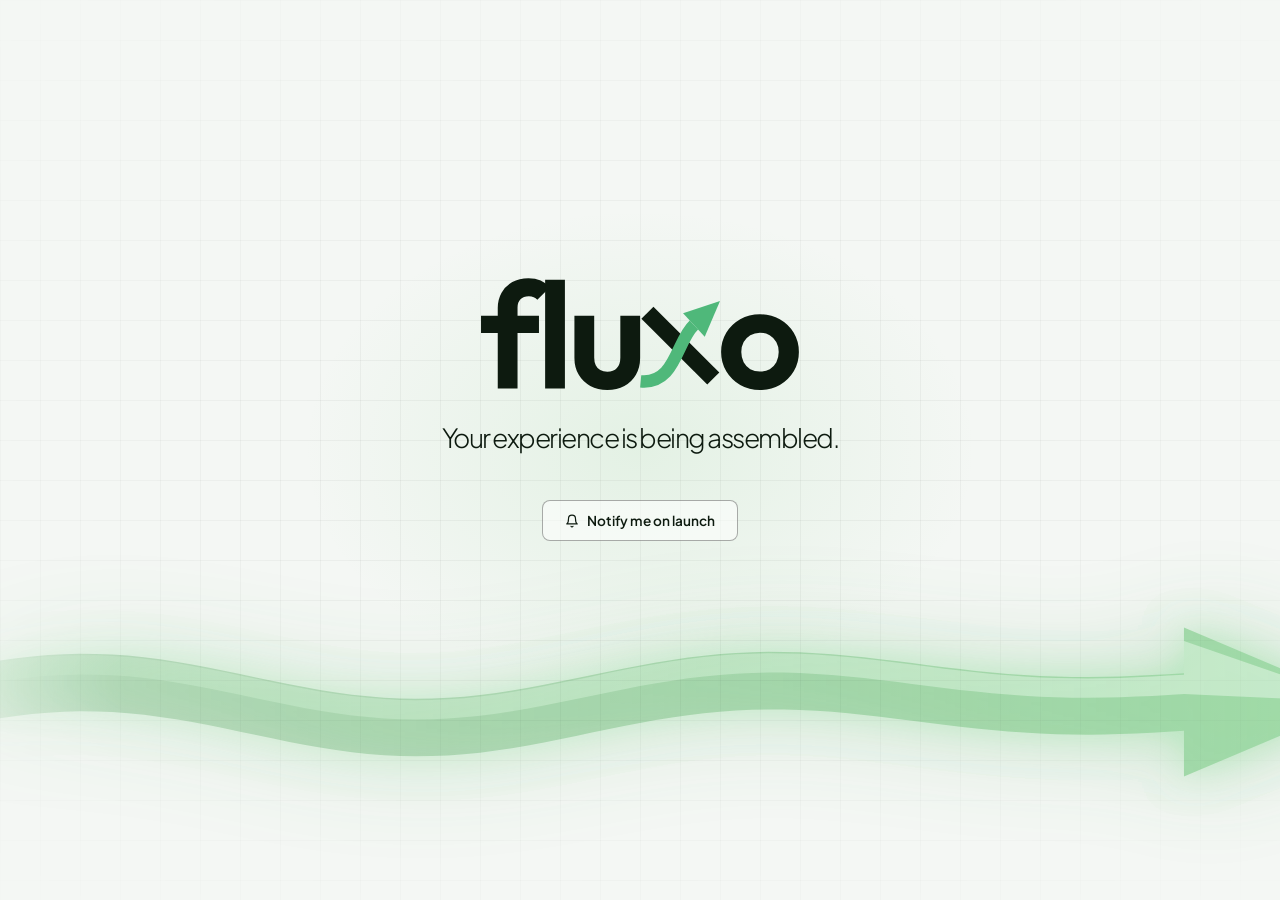
<file: in-progress-light.html>
<!DOCTYPE html>
<html lang="en">
<head>
<meta charset="UTF-8"/>
<meta name="viewport" content="width=device-width, initial-scale=1.0"/>
<title>fluxo — Experience in Progress</title>
<link rel="preconnect" href="https://fonts.googleapis.com"/>
<link rel="preconnect" href="https://fonts.gstatic.com" crossorigin/>
<link href="https://fonts.googleapis.com/css2?family=Plus+Jakarta+Sans:wght@200;300;400;500;600;700;800&family=JetBrains+Mono:wght@400;500&family=Inter:wght@400;500;600;700;800&display=swap" rel="stylesheet"/>
<style>

/* ── RESET ─────────────────────────────────────────── */
*, *::before, *::after { box-sizing: border-box; margin: 0; padding: 0; }
body {
  font-family: 'Inter', 'Segoe UI', sans-serif;
  display: flex; min-height: 100vh;
  background: #F4F7F4;
}

/* ── TOKENS ────────────────────────────────────────── */
:root {
  --bg:       #F4F7F4;
  --surface:  #FFFFFF;
  --surface2: #EBF0EB;
  --border:   rgba(0,0,0,.08);
  --border2:  rgba(0,0,0,.13);
  --green:    #3A8A41;
  --green-light: #7FCE85;
  --green-bg: rgba(58,138,65,.08);
  --text:     #0D1A0F;
  --muted:    rgba(13,26,15,.48);
  --muted2:   rgba(13,26,15,.28);
}

/* ── MAIN AREA ──────────────────────────────────────── */
.main {
  flex: 1;
  display: flex; align-items: center; justify-content: center;
  padding: 48px 52px; padding-top: 72px; min-height: 100vh; position: relative; overflow: hidden;
}

/* ambient glow */
.main::before {
  content: '';
  position: absolute; top: 50%; left: 50%;
  width: 700px; height: 500px;
  transform: translate(-50%, -50%);
  background: radial-gradient(ellipse at center, rgba(127,206,133,.14) 0%, transparent 68%);
  pointer-events: none;
}

/* subtle grid */
.main::after {
  content: '';
  position: absolute; inset: 0;
  background-image:
    linear-gradient(rgba(0,0,0,.04) 1px, transparent 1px),
    linear-gradient(90deg, rgba(0,0,0,.04) 1px, transparent 1px);
  background-size: 40px 40px;
  pointer-events: none;
  mask-image: radial-gradient(ellipse 80% 70% at 50% 50%, black 30%, transparent 100%);
}

/* ── CONTENT WRAPPER ────────────────────────────────── */
.content {
  position: relative; z-index: 1;
  display: flex; flex-direction: column; align-items: center;
  text-align: center; max-width: 640px; width: 100%;
  gap: 0; margin-bottom: 120px;
}

/* ── HERO GROUP — logo + headline centered ── */
.hero-group {
  display: flex; flex-direction: column; align-items: center;
  gap: 20px; margin-bottom: 48px;
}
.hero-group .hero-logo {
  height: 140px; width: auto; display: block;
}
.hero-group .headline {
  margin-bottom: 0;
  font-size: clamp(1.3rem, 2.6vw, 1.65rem);
  text-align: center;
  white-space: normal;
}

/* ── STATUS CHIP ────────────────────────────────────── */
.status-chip {
  display: inline-flex; align-items: center; gap: 8px;
  padding: 6px 14px; border-radius: 8px;
  border: 1px solid rgba(58,138,65,.25);
  background: rgba(58,138,65,.07);
  font-family: 'JetBrains Mono', monospace;
  font-size: 0.68rem; font-weight: 500; letter-spacing: .1em;
  color: var(--green); text-transform: uppercase;
  margin-bottom: 52px;
}
.pulse-dot {
  width: 7px; height: 7px; border-radius: 8px;
  background: var(--green); flex-shrink: 0;
}

/* ── HEADLINE ───────────────────────────────────────── */
.headline {
  font-family: 'Plus Jakarta Sans', sans-serif;
  font-size: clamp(2rem, 4vw, 2.9rem);
  font-weight: 300; letter-spacing: -1.5px; line-height: 1.12;
  color: var(--text); margin-bottom: 55px;
}

/* ── SUBLINE ────────────────────────────────────────── */
.subline {
  font-size: 0.95rem; line-height: 1.7; color: var(--muted);
  max-width: 480px; margin-bottom: 48px;
}

/* ── PROGRESS TRACK ─────────────────────────────────── */
.progress-track {
  width: 100%; margin-bottom: 44px;
}
.track-stages {
  display: flex; align-items: center; justify-content: center;
  gap: 0; width: 100%; position: relative;
}
.stage {
  display: flex; flex-direction: column; align-items: center; gap: 10px;
  flex: 1; position: relative;
}
.stage-connector {
  flex: 1; height: 1px; position: relative; top: -10px;
}
.stage-connector::before {
  content: ''; position: absolute;
  top: 0; left: 0; right: 0; height: 1px;
  background: var(--border);
}
.stage-connector.done::before {
  background: linear-gradient(90deg, var(--green), rgba(58,138,65,.3));
}
.stage-connector.active::before {
  background: linear-gradient(90deg, rgba(58,138,65,.35), var(--border));
}

.stage-node {
  width: 32px; height: 32px; border-radius: 8px;
  display: flex; align-items: center; justify-content: center;
  font-size: 0.72rem; font-weight: 700; flex-shrink: 0;
  position: relative; z-index: 1;
  transition: box-shadow .3s;
}
.stage-node.done {
  background: rgba(58,138,65,.12); border: 1.5px solid rgba(58,138,65,.45);
  color: var(--green);
}
.stage-node.active {
  background: rgba(58,138,65,.1); border: 1.5px solid var(--green);
  color: var(--green);
  box-shadow: 0 0 0 4px rgba(58,138,65,.08), 0 0 16px rgba(58,138,65,.12);
}
.stage-node.queued {
  background: rgba(0,0,0,.04); border: 1.5px solid rgba(0,0,0,.12);
  color: var(--muted2);
}

.stage-label {
  font-family: 'JetBrains Mono', monospace;
  font-size: 0.62rem; letter-spacing: .06em; text-transform: uppercase;
  white-space: nowrap;
}
.stage.done   .stage-label { color: rgba(58,138,65,.7); }
.stage.active .stage-label { color: var(--green); }
.stage.queued .stage-label { color: var(--muted2); }

/* ── MODULE STATUS CARDS ────────────────────────────── */
.module-grid {
  display: grid; grid-template-columns: repeat(4, 1fr);
  gap: 10px; width: 100%; margin-bottom: 44px;
}
.module-card {
  background: var(--surface);
  border: 1px solid var(--border);
  border-radius: 8px; padding: 16px 14px;
  text-align: left; position: relative; overflow: hidden;
  transition: transform .2s, border-color .2s, box-shadow .2s;
  box-shadow: 0 1px 4px rgba(0,0,0,.05);
}
.module-card::before {
  content: ''; position: absolute; top: 0; left: 0; right: 0; height: 1px;
  background: linear-gradient(90deg, transparent, rgba(58,138,65,.3), transparent);
  opacity: 0; transition: opacity .3s;
}
.module-card:hover {
  transform: translateY(-3px);
  border-color: rgba(58,138,65,.25);
  box-shadow: 0 8px 28px rgba(0,0,0,.1), 0 0 0 1px rgba(58,138,65,.12);
}
.module-card:hover::before { opacity: 1; }

.module-icon {
  width: 28px; height: 28px; border-radius: 8px;
  display: flex; align-items: center; justify-content: center;
  margin-bottom: 12px;
}
.module-name {
  font-family: 'Plus Jakarta Sans', sans-serif;
  font-size: 0.78rem; font-weight: 700; color: var(--text);
  margin-bottom: 6px; line-height: 1.3;
}
.module-status {
  display: inline-flex; align-items: center; gap: 5px;
  font-family: 'JetBrains Mono', monospace;
  font-size: 0.58rem; font-weight: 500; letter-spacing: .07em;
  text-transform: uppercase; padding: 3px 8px;
  border-radius: 8px;
}
.status-complete { background: rgba(58,138,65,.1);  color: #2E7035; border: 1px solid rgba(58,138,65,.2); }
.status-building { background: rgba(180,130,0,.09); color: #8a6200; border: 1px solid rgba(180,130,0,.2); }
.status-queued   { background: rgba(0,0,0,.05);    color: var(--muted2); border: 1px solid rgba(0,0,0,.1); }

.status-dot {
  width: 5px; height: 5px; border-radius: 8px; flex-shrink: 0;
}
.status-complete .status-dot { background: #3A8A41; }
.status-building .status-dot { background: #a07800; }
.status-queued   .status-dot { background: var(--muted2); }

/* ── CTA AREA ───────────────────────────────────────── */
.cta-row {
  display: flex; align-items: center; gap: 12px; flex-wrap: wrap; justify-content: center;
}

.btn-ghost {
  display: inline-flex; align-items: center; gap: 8px;
  padding: 11px 22px; border-radius: 8px;
  background: rgba(255,255,255,.55); color: var(--text);
  font-family: 'Plus Jakarta Sans', sans-serif;
  font-size: 0.85rem; font-weight: 600; cursor: pointer;
  border: 1px solid rgba(0,0,0,.32);
  transition: color .15s, border-color .2s, background .15s, transform .15s;
}
.btn-ghost:hover {
  color: var(--text);
  border-color: rgba(58,138,65,.35);
  background: rgba(58,138,65,.05);
  transform: translateY(-2px);
}
.btn-ghost svg { width: 14px; height: 14px; fill: none; stroke: currentColor; stroke-width: 2; stroke-linecap: round; stroke-linejoin: round; }

.btn-primary {
  display: inline-flex; align-items: center; gap: 8px;
  padding: 11px 24px; border-radius: 8px;
  background: var(--green); color: #fff;
  font-family: 'Plus Jakarta Sans', sans-serif;
  font-size: 0.85rem; font-weight: 700; cursor: pointer;
  border: none; text-decoration: none;
  transition: background .15s, transform .15s, box-shadow .15s;
  box-shadow: 0 2px 12px rgba(58,138,65,.28);
}
.btn-primary:hover {
  background: #2F7535;
  transform: translateY(-2px);
  box-shadow: 0 4px 18px rgba(58,138,65,.38);
}
.btn-primary svg { width: 14px; height: 14px; fill: none; stroke: currentColor; stroke-width: 2; stroke-linecap: round; stroke-linejoin: round; }

/* ── PAGE LOGO ──────────────────────────────────────── */
.page-logo {
  position: fixed; top: 22px; left: 28px; z-index: 10;
  display: inline-flex; align-items: center;
  text-decoration: none; user-select: none;
}
.page-logo svg {
  height: 28px;
  width: auto;
  display: block;
}

/* ── ARROW ANIMATION ────────────────────────────────── */
.arrow-stage {
  position: absolute; inset: 0;
  pointer-events: none; z-index: 0;
  overflow: hidden;
  opacity: 0.52;
}
.arrow-stage svg { width: 100%; height: 100%; }

/* ── NOTIFY MODAL ───────────────────────────────────── */
.notify-overlay {
  position: fixed; inset: 0; z-index: 100;
  display: flex; align-items: center; justify-content: center;
  background: rgba(10, 20, 12, 0.45);
  backdrop-filter: blur(6px);
  -webkit-backdrop-filter: blur(6px);
  opacity: 0; pointer-events: none;
  transition: opacity .22s ease;
}
.notify-overlay.open {
  opacity: 1; pointer-events: all;
}
.notify-modal {
  position: relative;
  background: #FFFFFF;
  border: 1px solid rgba(0,0,0,.09);
  border-radius: 8px;
  padding: 40px 40px 36px;
  width: 100%; max-width: 420px;
  box-shadow: 0 24px 64px rgba(0,0,0,.13), 0 4px 16px rgba(0,0,0,.07);
  transform: translateY(14px) scale(0.97);
  transition: transform .25s cubic-bezier(.22,1,.36,1);
  font-family: 'Plus Jakarta Sans', sans-serif;
}
.notify-overlay.open .notify-modal {
  transform: translateY(0) scale(1);
}

.modal-close {
  position: absolute; top: 16px; right: 16px;
  width: 30px; height: 30px; border-radius: 8px;
  background: transparent; border: 1px solid var(--border);
  display: flex; align-items: center; justify-content: center;
  cursor: pointer; color: var(--muted);
  transition: background .15s, color .15s, border-color .15s;
}
.modal-close:hover {
  background: rgba(0,0,0,.05); color: var(--text);
  border-color: rgba(0,0,0,.15);
}
.modal-close svg { width: 13px; height: 13px; }

.modal-bell {
  width: 44px; height: 44px; border-radius: 8px;
  background: rgba(58,138,65,.1);
  border: 1px solid rgba(58,138,65,.2);
  display: flex; align-items: center; justify-content: center;
  margin-bottom: 18px;
}
.modal-bell svg { width: 20px; height: 20px; stroke: var(--green); fill: none; stroke-width: 2; stroke-linecap: round; stroke-linejoin: round; }

.modal-title {
  font-size: 1.2rem; font-weight: 700; letter-spacing: -0.4px;
  color: var(--text); margin-bottom: 6px;
}
.modal-desc {
  font-size: 0.875rem; color: var(--muted); line-height: 1.55;
  margin-bottom: 26px;
}

.modal-form { display: flex; flex-direction: column; gap: 14px; }

.field-group { display: flex; flex-direction: column; gap: 6px; }
.field-group label {
  font-size: 0.78rem; font-weight: 600; color: var(--text);
  letter-spacing: 0.01em;
}
.field-group input {
  padding: 10px 14px; border-radius: 8px;
  border: 1px solid rgba(0,0,0,.13);
  background: #FAFAFA;
  font-family: 'Plus Jakarta Sans', sans-serif;
  font-size: 0.88rem; color: var(--text);
  outline: none;
  transition: border-color .18s, box-shadow .18s, background .18s;
}
.field-group input::placeholder { color: rgba(13,26,15,.32); }
.field-group input:focus {
  border-color: rgba(58,138,65,.55);
  background: #FFFFFF;
  box-shadow: 0 0 0 3px rgba(58,138,65,.1);
}
.field-group input.invalid {
  border-color: rgba(210,50,50,.5);
  box-shadow: 0 0 0 3px rgba(210,50,50,.08);
}
.field-error {
  font-size: 0.74rem; color: #c0392b;
  margin-top: 1px; display: none;
}
.field-error.visible { display: block; }

.modal-submit {
  margin-top: 6px;
  padding: 12px 20px; border-radius: 8px;
  background: var(--green); color: #FFFFFF;
  font-family: 'Plus Jakarta Sans', sans-serif;
  font-size: 0.88rem; font-weight: 700;
  border: none; cursor: pointer;
  transition: background .15s, transform .15s, box-shadow .15s;
  box-shadow: 0 2px 10px rgba(58,138,65,.3);
}
.modal-submit:hover {
  background: #2F7535;
  transform: translateY(-1px);
  box-shadow: 0 4px 16px rgba(58,138,65,.38);
}
.modal-submit:active { transform: translateY(0); }

/* Success state */
.modal-success {
  display: none; flex-direction: column; align-items: center;
  text-align: center; padding: 12px 0 4px;
}
.modal-success.show { display: flex; }
.modal-form.hide { display: none; }

.success-check {
  width: 52px; height: 52px; border-radius: 8px;
  background: rgba(58,138,65,.1); border: 1.5px solid rgba(58,138,65,.3);
  display: flex; align-items: center; justify-content: center;
  margin-bottom: 16px;
}
.success-check svg { width: 22px; height: 22px; stroke: var(--green); fill: none; stroke-width: 2.5; stroke-linecap: round; stroke-linejoin: round; }
.success-title { font-size: 1.05rem; font-weight: 700; color: var(--text); margin-bottom: 6px; }
.success-sub { font-size: 0.84rem; color: var(--muted); line-height: 1.55; }

/* ── RESPONSIVE ─────────────────────────────────────── */
@media (max-width: 860px) {
  .main { padding: 32px 24px; align-items: flex-start; padding-top: 60px; }
  .module-grid { grid-template-columns: 1fr 1fr; }
  .headline { font-size: 1.8rem; }
}
@media (max-width: 520px) {
  .module-grid { grid-template-columns: 1fr; }
  .track-stages { gap: 0; }
  .stage-label { font-size: 0.54rem; }
}

</style>
</head>
<body>


<!-- ── MAIN CONTENT ──────────────────────────────── -->
<main class="main">
  <!-- Full-screen plasma arrows — JS-redrawn every frame, always edge-to-edge -->
  <div class="arrow-stage">
    <svg id="arrow-svg" viewBox="0 0 1200 750" preserveAspectRatio="xMidYMid slice"
         xmlns="http://www.w3.org/2000/svg">
      <defs>

        <!-- Left-edge transparent → right-edge bright (objectBoundingBox = follows shape) -->
        <linearGradient id="g-green" x1="0%" y1="0%" x2="100%" y2="0%">
          <stop offset="0%"   stop-color="#3D9648" stop-opacity="0"/>
          <stop offset="14%"  stop-color="#3D9648" stop-opacity="0.55"/>
          <stop offset="100%" stop-color="#52C060" stop-opacity="1"/>
        </linearGradient>
        <linearGradient id="g-gh" x1="0%" y1="0%" x2="100%" y2="0%">
          <stop offset="0%"   stop-color="#C0FFC8" stop-opacity="0"/>
          <stop offset="18%"  stop-color="#C0FFC8" stop-opacity="0.30"/>
          <stop offset="100%" stop-color="#E8FFEC" stop-opacity="0.50"/>
        </linearGradient>

        <!-- Ethereal glow — green -->
        <filter id="f-green" x="-2%" y="-500%" width="104%" height="1100%">
          <feGaussianBlur in="SourceAlpha" stdDeviation="44" result="b1"/>
          <feFlood flood-color="#3D9648" flood-opacity="0.60" result="c1"/>
          <feComposite in="c1" in2="b1" operator="in" result="outer"/>
          <feGaussianBlur in="SourceAlpha" stdDeviation="16" result="b2"/>
          <feFlood flood-color="#60D472" flood-opacity="0.75" result="c2"/>
          <feComposite in="c2" in2="b2" operator="in" result="inner"/>
          <feMerge>
            <feMergeNode in="outer"/>
            <feMergeNode in="inner"/>
            <feMergeNode in="SourceGraphic"/>
          </feMerge>
        </filter>


      </defs>

      <!-- Green arrow — path data set by JS each frame -->
      <g filter="url(#f-green)">
        <path id="ap-green"    fill="url(#g-green)"/>
        <path id="ap-green-hi" fill="url(#g-gh)"/>
      </g>

    </svg>
  </div>

  <div class="content">

    <!-- Hero group: logo + headline share the same width -->
    <div class="hero-group">
      <svg class="hero-logo" xmlns="http://www.w3.org/2000/svg" viewBox="0 0 2193.5 930.8" role="img" aria-label="Fluxo">
        <g transform="translate(29.8,834.1) scale(1,-1)">
          <path transform="translate(0.0,0)" d="M121.5 0V535.25Q121.5 592.5 146.875 637.125Q172.25 681.75 218.125 707.625Q264 733.5 325.5 733.5Q372.5 733.5 406.625 717.75Q440.75 702 468.25 673.5L384.75 590Q374 601 360.75 607.125Q347.5 613.25 328 613.25Q292.25 613.25 272.625 593.625Q253 574 253 538.25V0ZM10.25 368V483H395.5V368Z" fill="#0D1A0F"/>
          <path transform="translate(379.0,0)" d="M57.5 0V723H189V0Z" fill="#0D1A0F"/>
          <path transform="translate(586.0,0)" d="M263.75 -10.5Q200.29676258992805 -10.5 150.64838129496403 16.75Q101 44 73.125 92.00954653937947Q45.25 140.01909307875894 45.25 202.759502881425V483H176.75V206Q176.75 175.96142857142857 186.96875 154.65214285714285Q197.1875 133.34285714285716 216.96394230769232 121.92142857142858Q236.7403846153846 110.5 263.99568965517244 110.5Q305 110.5 327.75 135.515Q350.5 160.53 350.5 206V483H482V202.75Q482 139.25 454.25 91.25Q426.5 43.25 377.32374100719426 16.375Q328.1474820143885 -10.5 263.75 -10.5Z" fill="#0D1A0F"/>
          <path transform="translate(1580.5,0)" d="M284.5 -10.5Q211.75 -10.5 153.125 23.0Q94.5 56.5 60.25 114.0Q26 171.5 26 242.5Q26 313.5 60.125 370.0Q94.25 426.5 152.875 460.0Q211.5 493.5 284.25 493.5Q357.75 493.5 416.25 460.375Q474.75 427.25 509.0 370.375Q543.25 313.5 543.25 242.5Q543.25 171.5 509.125 114.0Q475 56.5 416.5 23.0Q358 -10.5 284.5 -10.5ZM284.25 112Q321.25 112 349.5 128.5Q377.75 145 393.375 174.625Q409 204.25 409 242.25Q409 280.25 392.875 309.125Q376.75 338 349.0 354.5Q321.25 371 284.25 371Q248.25 371 220.0 354.375Q191.75 337.75 176.0 308.875Q160.25 280 160.25 242Q160.25 204.25 176.0 174.625Q191.75 145 220.0 128.5Q248.25 112 284.25 112Z" fill="#0D1A0F"/>
          <g>
            <path stroke="#0D1A0F" stroke-linecap="butt" stroke-width="113.3" d="M1116.6 503.9 L1554.4 66.1"/>
            <path stroke="#4FB87A" fill="none" stroke-linecap="butt" stroke-width="82.6" d="M1071.8 47.2 C1303.9 26.0 1309.1 314.5 1425.7 421.8"/>
            <path fill="#4FB87A" stroke="none" d="M1599.2 581.7 L1353.7 499.9 L1497.6 343.7 Z"/>
          </g>
        </g>
      </svg>
      <h1 class="headline">Your experience is being assembled.</h1>
    </div>


    <!-- CTA -->
    <div class="cta-row">
      <button class="btn-ghost" id="notifyBtn">
        <svg viewBox="0 0 24 24"><path d="M18 8A6 6 0 0 0 6 8c0 7-3 9-3 9h18s-3-2-3-9"/><path d="M13.73 21a2 2 0 0 1-3.46 0"/></svg>
        Notify me on launch
      </button>
    </div>

  </div>
</main>

<!-- ── NOTIFY MODAL ───────────────────────────────── -->
<div id="notifyOverlay" class="notify-overlay" role="dialog" aria-modal="true" aria-labelledby="modalTitle" aria-hidden="true">
  <div class="notify-modal">

    <!-- Close button -->
    <button class="modal-close" id="modalClose" aria-label="Close">
      <svg viewBox="0 0 24 24" fill="none" stroke="currentColor" stroke-width="2" stroke-linecap="round"><line x1="18" y1="6" x2="6" y2="18"/><line x1="6" y1="6" x2="18" y2="18"/></svg>
    </button>

    <!-- Icon -->
    <div class="modal-bell">
      <svg viewBox="0 0 24 24"><path d="M18 8A6 6 0 0 0 6 8c0 7-3 9-3 9h18s-3-2-3-9"/><path d="M13.73 21a2 2 0 0 1-3.46 0"/></svg>
    </div>

    <h2 class="modal-title" id="modalTitle">Get notified at launch</h2>
    <p class="modal-desc">Drop your details below and we'll reach out the moment this goes live.</p>

    <!-- Form -->
    <form class="modal-form" id="notifyForm" novalidate>
      <div class="field-group">
        <label for="modalName">Full Name</label>
        <input type="text" id="modalName" name="fullName" placeholder="Jane Smith" autocomplete="name"/>
        <span class="field-error" id="nameError">Please enter your full name.</span>
      </div>
      <div class="field-group">
        <label for="modalEmail">Email</label>
        <input type="email" id="modalEmail" name="email" placeholder="jane@example.com" autocomplete="email"/>
        <span class="field-error" id="emailError">Please enter a valid email address.</span>
      </div>
      <button type="submit" class="modal-submit">Notify me at launch</button>
    </form>

    <!-- Success state (hidden until submit) -->
    <div class="modal-success" id="modalSuccess">
      <div class="success-check">
        <svg viewBox="0 0 24 24"><polyline points="20 6 9 17 4 12"/></svg>
      </div>
      <div class="success-title">You're on the list</div>
      <p class="success-sub">We'll send you an email the moment this experience is ready.</p>
    </div>

  </div>
</div>

<script>

/* ── 3D TILT on module cards ─────────────────────── */
document.querySelectorAll('.module-card').forEach(card => {
  card.addEventListener('mousemove', e => {
    const r = card.getBoundingClientRect();
    const x = (e.clientX - r.left) / r.width  - 0.5;
    const y = (e.clientY - r.top)  / r.height - 0.5;
    card.style.transform = `translateY(-3px) rotateY(${x * 7}deg) rotateX(${-y * 7}deg)`;
  });
  card.addEventListener('mouseleave', () => { card.style.transform = ''; });
});

/* ── NOTIFY MODAL ────────────────────────────────── */
const notifyBtn    = document.getElementById('notifyBtn');
const overlay      = document.getElementById('notifyOverlay');
const modalClose   = document.getElementById('modalClose');
const notifyForm   = document.getElementById('notifyForm');
const modalSuccess = document.getElementById('modalSuccess');

const nameInput  = document.getElementById('modalName');
const emailInput = document.getElementById('modalEmail');
const nameError  = document.getElementById('nameError');
const emailError = document.getElementById('emailError');

function clearError(input, errorEl) {
  input.classList.remove('invalid');
  errorEl.classList.remove('visible');
}
function showError(input, errorEl) {
  input.classList.add('invalid');
  errorEl.classList.add('visible');
}
function isValidEmail(v) {
  return /^[^\s@]+@[^\s@]+\.[^\s@]+$/.test(v);
}

function openModal() {
  overlay.classList.add('open');
  overlay.setAttribute('aria-hidden', 'false');
  notifyForm.classList.remove('hide');
  modalSuccess.classList.remove('show');
  notifyForm.reset();
  clearError(nameInput, nameError);
  clearError(emailInput, emailError);
  setTimeout(() => nameInput.focus(), 80);
}
function closeModal() {
  overlay.classList.remove('open');
  overlay.setAttribute('aria-hidden', 'true');
}

notifyBtn.addEventListener('click', openModal);
modalClose.addEventListener('click', closeModal);

// Clear errors as the user types
nameInput.addEventListener('input',  () => clearError(nameInput,  nameError));
emailInput.addEventListener('input', () => clearError(emailInput, emailError));

// Close on backdrop click
overlay.addEventListener('click', e => { if (e.target === overlay) closeModal(); });

// Close on Escape
document.addEventListener('keydown', e => { if (e.key === 'Escape') closeModal(); });

// Form submit — validate both fields before accepting
notifyForm.addEventListener('submit', e => {
  e.preventDefault();
  const name  = nameInput.value.trim();
  const email = emailInput.value.trim();

  let valid = true;
  if (!name) {
    showError(nameInput, nameError);
    valid = false;
  }
  if (!email || !isValidEmail(email)) {
    showError(emailInput, emailError);
    valid = false;
  }
  if (!valid) {
    // Shake the first invalid field
    const first = !name ? nameInput : emailInput;
    first.focus();
    return;
  }

  // Both fields valid — show success
  notifyForm.classList.add('hide');
  modalSuccess.classList.add('show');

  // Mark button as done, close after user has read the message
  setTimeout(() => {
    closeModal();
    notifyBtn.innerHTML = `
      <svg viewBox="0 0 24 24" style="width:14px;height:14px;fill:none;stroke:currentColor;stroke-width:2;stroke-linecap:round;stroke-linejoin:round"><polyline points="20 6 9 17 4 12"/></svg>
      You're on the list
    `;
    notifyBtn.style.color = '#3A8A41';
    notifyBtn.style.borderColor = 'rgba(58,138,65,.35)';
  }, 2600);
});

/* ── PLASMA ARROWS — full-screen, redrawn each frame ── */
(function () {
  const VW = 1200, VH = 750;          // matches SVG viewBox
  const STEPS = 90;                    // sample points along each arrow
  const NECK  = Math.floor(STEPS * 0.88); // where body ends and arrowhead begins

  const apGreen   = document.getElementById('ap-green');
  const apGreenHi = document.getElementById('ap-green-hi');

  // Shader-accurate wave: (cos(t) + cos(1.3t+1.3) + cos(1.4t+1.4)) / 3
  function plasma(t) {
    return (Math.cos(t) + Math.cos(t * 1.3 + 1.3) + Math.cos(t * 1.4 + 1.4)) / 3;
  }

  // Compute centre-line points — wave travels right-to-left (tail churns, head stays still)
  function wave(time, yCtrFrac, amp, freq, phase) {
    const pts = [];
    for (let i = 0; i <= STEPS; i++) {
      const x = (i / STEPS) * VW;
      const nx = x / VW;
      // +time  → pattern moves in -x direction (right-to-left / "backwards")
      // Fade reaches 0 exactly at the neck (nx = NECK/STEPS) so the entire
      // arrowhead region (neck → tip) has zero displacement — head never moves.
      const neckFrac = NECK / STEPS;
      const fade = nx <= neckFrac
        ? Math.cos((nx / neckFrac) * Math.PI * 0.5)
        : 0;
      const y = yCtrFrac * VH + plasma(nx * freq + time + phase) * amp * fade;
      pts.push({ x, y });
    }
    return pts;
  }

  // Build the filled arrow-ribbon polygon from centre-line points
  function ribbon(pts, hw, flare) {
    const neck = NECK, tip = pts[pts.length - 1];
    let d = '';
    // Top edge (left → neck)
    for (let i = 0; i <= neck; i++)
      d += (i ? ' L' : 'M') + ` ${pts[i].x.toFixed(1)},${(pts[i].y - hw).toFixed(1)}`;
    // Arrowhead flare → tip → bottom flare
    d += ` L ${pts[neck].x.toFixed(1)},${(pts[neck].y - flare).toFixed(1)}`;
    d += ` L ${tip.x.toFixed(1)},${tip.y.toFixed(1)}`;
    d += ` L ${pts[neck].x.toFixed(1)},${(pts[neck].y + flare).toFixed(1)}`;
    // Bottom edge (neck → left)
    for (let i = neck; i >= 0; i--)
      d += ` L ${pts[i].x.toFixed(1)},${(pts[i].y + hw).toFixed(1)}`;
    return d + ' Z';
  }

  // Narrow highlight strip across the top face (3-D cylinder sheen)
  function sheen(pts, hw, flare) {
    const neck = NECK, tip = pts[pts.length - 1];
    let d = '';
    for (let i = 0; i <= neck; i++)
      d += (i ? ' L' : 'M') + ` ${pts[i].x.toFixed(1)},${(pts[i].y - hw * 0.95).toFixed(1)}`;
    d += ` L ${pts[neck].x.toFixed(1)},${(pts[neck].y - flare * 0.82).toFixed(1)}`;
    d += ` L ${tip.x.toFixed(1)},${tip.y.toFixed(1)}`;
    for (let i = neck; i >= 0; i--)
      d += ` L ${pts[i].x.toFixed(1)},${(pts[i].y - hw * 0.28).toFixed(1)}`;
    return d + ' Z';
  }

  let t0 = null;
  function frame(ts) {
    if (!t0) t0 = ts;
    const t = (ts - t0) * 0.001 * 0.8;

    const gPts = wave(t, 0.78, VH * 0.07, 9, Math.PI * 1.1);
    apGreen.setAttribute('d',    ribbon(gPts, 24, 62));
    apGreenHi.setAttribute('d',  sheen (gPts, 24, 62));

    requestAnimationFrame(frame);
  }
  requestAnimationFrame(frame);
})();

/* ── CONTENT ENTRANCE ────────────────────────────── */
document.querySelectorAll('.status-chip, .headline, .subline, .progress-track, .module-grid, .cta-row').forEach((el, i) => {
  el.style.opacity = '0';
  el.style.transform = 'translateY(18px)';
  el.style.transition = `opacity .55s ease ${i * 0.09}s, transform .55s ease ${i * 0.09}s`;
  requestAnimationFrame(() => requestAnimationFrame(() => {
    el.style.opacity = '1';
    el.style.transform = 'translateY(0)';
  }));
});
</script>
</body>
</html>
</file>
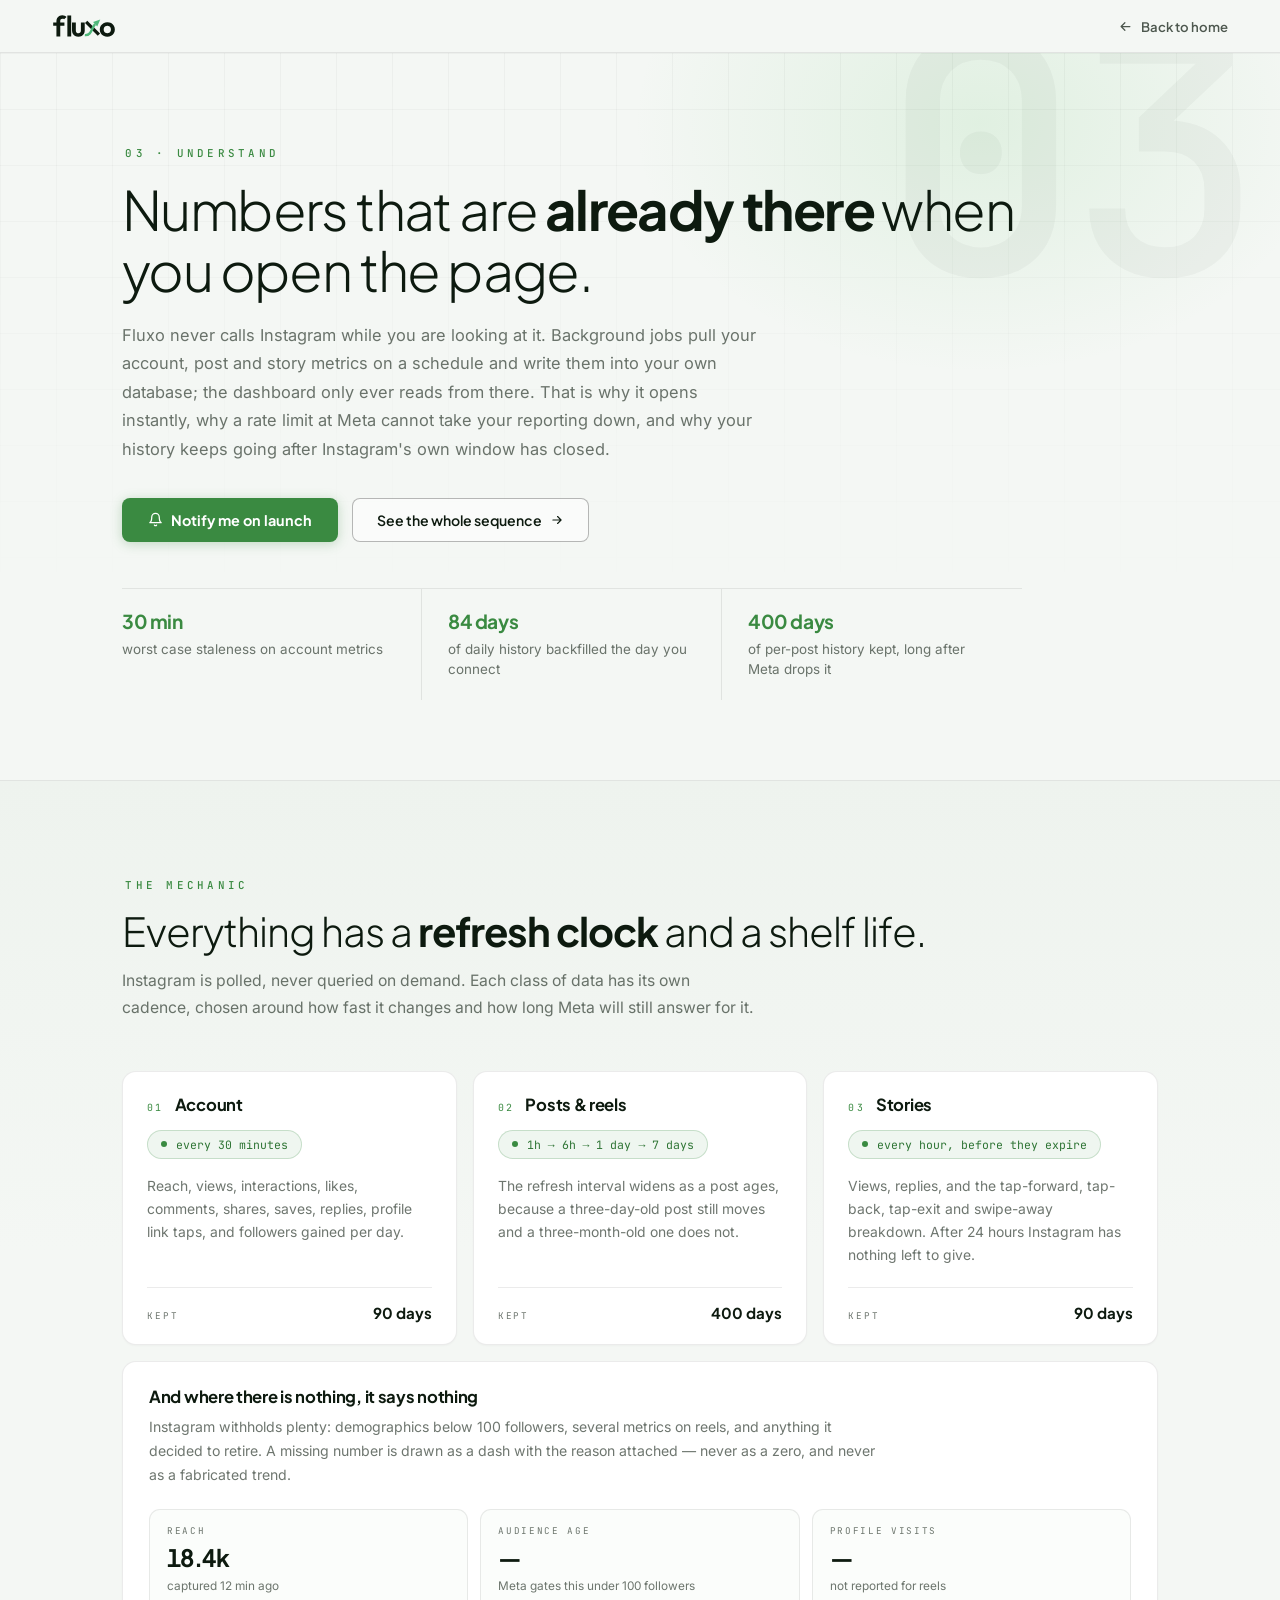
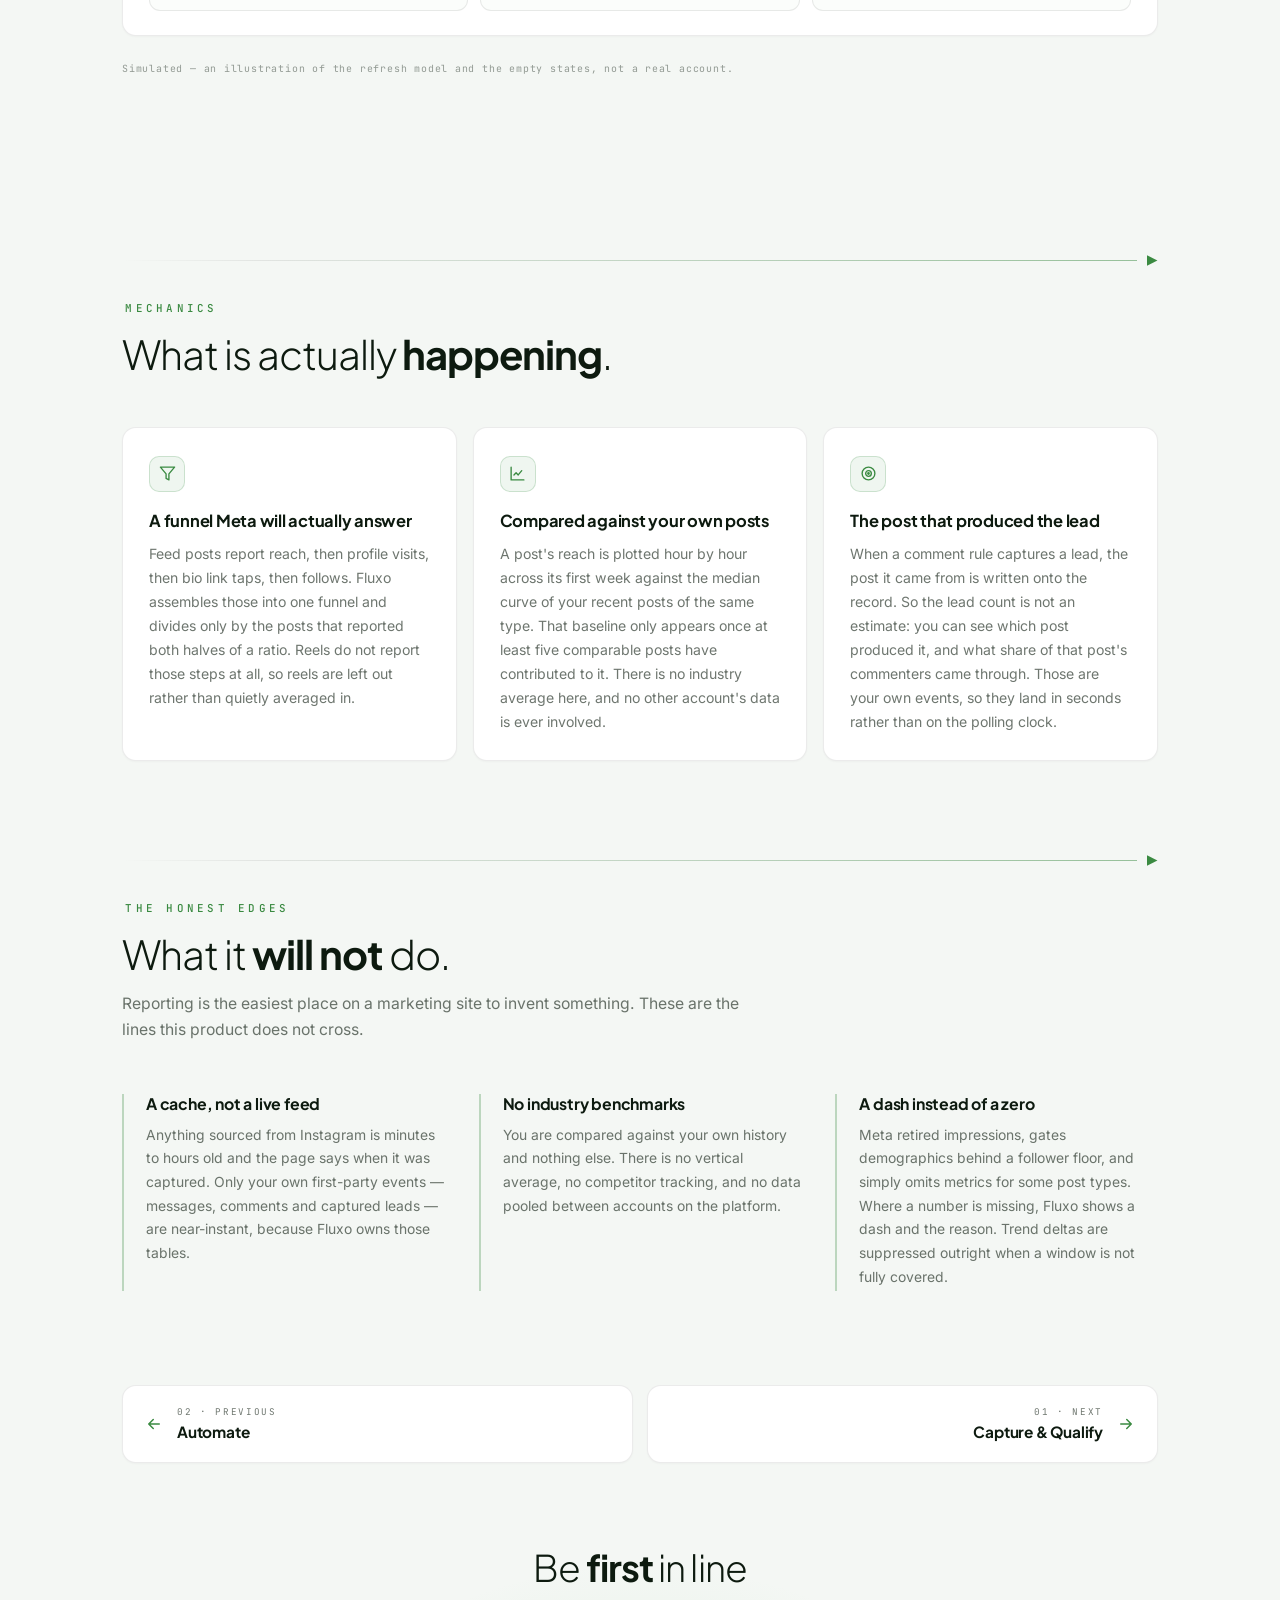
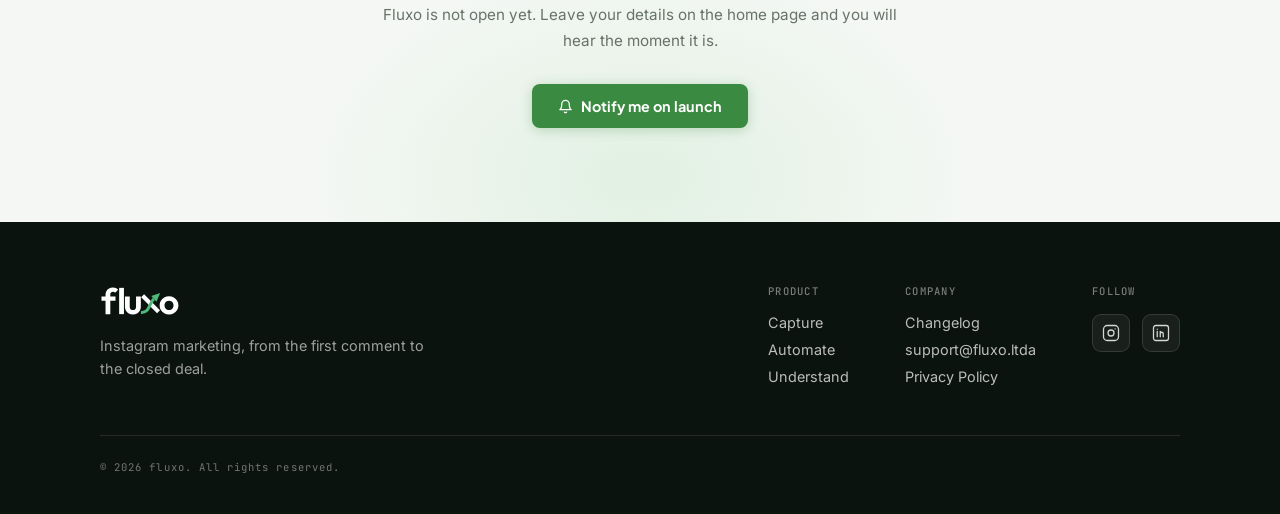
<file: instagram-insights.html>
<!DOCTYPE html><html lang="en"><head><meta charset="UTF-8"/><meta name="viewport" content="width=device-width,initial-scale=1,viewport-fit=cover"/><meta http-equiv="Content-Security-Policy" content="default-src 'none'; script-src 'sha256-4ZY8sevggYq51K0pW+h79bzUd+SBedszXx+WNAcEr5o='; style-src 'self' 'unsafe-inline'; font-src 'self'; img-src 'self' data:; form-action 'none'; base-uri 'none'"/><meta name="referrer" content="strict-origin-when-cross-origin"/><meta name="theme-color" content="#F4F7F4"/><title>Fluxo: Instagram insights that never make you wait</title><meta name="description" content="Reach, views, story navigation and the posts that actually produced leads — captured on a schedule and kept for longer than Instagram keeps them."/><meta property="og:type" content="website"/><meta property="og:url" content="https://fluxo.ltda/instagram-insights.html"/><meta property="og:title" content="Fluxo: Instagram insights that never make you wait"/><meta property="og:description" content="Reach, views, story navigation and the posts that actually produced leads — captured on a schedule and kept for longer than Instagram keeps them."/><meta property="og:image" content="https://fluxo.ltda/og.png"/><meta property="og:image:secure_url" content="https://fluxo.ltda/og.png"/><meta property="og:image:type" content="image/png"/><meta property="og:image:width" content="1200"/><meta property="og:image:height" content="630"/><meta property="og:image:alt" content="fluxo"/><meta property="og:site_name" content="fluxo"/><meta name="twitter:card" content="summary_large_image"/><meta name="twitter:title" content="Fluxo: Instagram insights that never make you wait"/><meta name="twitter:description" content="Reach, views, story navigation and the posts that actually produced leads — captured on a schedule and kept for longer than Instagram keeps them."/><meta name="twitter:image" content="https://fluxo.ltda/og.png"/><link rel="icon" type="image/svg+xml" href="./favicon.svg"/><link rel="stylesheet" href="./fonts/fonts.css"/><style>:root{--bg:#f4f7f4;--surface:#ffffff;--border:rgba(0, 0, 0, 0.08);--green:#3a8a41;--green-deep:#2f7535;--green-light:#7fce85;--green-logo:#4fb87a;--text:#0d1a0f;--muted:rgba(13, 26, 15, 0.6);--jak:"Plus Jakarta Sans",sans-serif;--mono:"JetBrains Mono",ui-monospace,SFMono-Regular,Menlo,monospace}*,::after,::before{box-sizing:border-box;margin:0;padding:0}html{scroll-behavior:smooth}body{font-family:Inter,"Segoe UI",sans-serif;background:var(--bg);color:var(--text);-webkit-text-size-adjust:100%;overflow-x:hidden}a{color:inherit}h1,h2,h3{font-family:var(--jak);font-weight:300;letter-spacing:-.02em;line-height:1.12}h1 b,h2 b,h3 b{font-weight:700}.kicker{display:inline-block;font-family:var(--mono);font-size:.68rem;font-weight:500;letter-spacing:.3em;text-indent:.3em;text-transform:uppercase;color:var(--green)}:focus-visible{outline:2px solid var(--green);outline-offset:3px;border-radius:4px}.btn-primary{display:inline-flex;align-items:center;gap:8px;padding:13px 26px;border-radius:8px;background:var(--green);color:#fff;font-family:var(--jak);font-size:.9rem;font-weight:700;cursor:pointer;border:none;text-decoration:none;box-shadow:0 2px 12px rgba(58,138,65,.28);transition:background .15s,transform .15s,box-shadow .15s;touch-action:manipulation}.btn-primary svg{width:15px;height:15px;fill:none;stroke:currentColor;stroke-width:2;stroke-linecap:round;stroke-linejoin:round}.btn-ghost{display:inline-flex;align-items:center;gap:8px;padding:12px 24px;border-radius:8px;background:rgba(255,255,255,.55);color:var(--text);font-family:var(--jak);font-size:.88rem;font-weight:600;cursor:pointer;border:1px solid rgba(0,0,0,.28);text-decoration:none;transition:color .15s,border-color .2s,background .15s,transform .15s;touch-action:manipulation}.btn-ghost svg{width:14px;height:14px;fill:none;stroke:currentColor;stroke-width:2;stroke-linecap:round;stroke-linejoin:round;transition:transform .2s}.topbar{position:sticky;top:0;z-index:10;display:flex;align-items:center;justify-content:space-between;gap:16px;padding:14px 52px;background:rgba(244,247,244,.86);-webkit-backdrop-filter:blur(10px);backdrop-filter:blur(10px);border-bottom:1px solid var(--border)}.topbar .brand{display:inline-flex;align-items:center;text-decoration:none}.topbar .brand img{display:block;height:24px;width:auto;aspect-ratio:2196.4/825.2}.topbar .back{display:inline-flex;align-items:center;gap:8px;font-family:var(--jak);font-size:.82rem;font-weight:600;color:var(--text);text-decoration:none;opacity:.72;transition:opacity .15s,color .15s}.topbar .back svg{width:15px;height:15px;fill:none;stroke:currentColor;stroke-width:2;stroke-linecap:round;stroke-linejoin:round;transition:transform .2s}.reveal{opacity:0;transform:translateY(18px);transition:opacity .6s ease,transform .6s ease;transition-delay:var(--reveal-delay, 0s)}.reveal.in{opacity:1;transform:none}.section-inner{max-width:1036px;margin:0 auto}.section-head{max-width:640px;margin-bottom:50px}.section-head h2{font-size:clamp(1.7rem, 3.2vw, 2.5rem);letter-spacing:-1px;margin:16px 0 14px}.section-head p{font-size:.98rem;line-height:1.7;color:var(--muted)}.card{background:var(--surface);border:1px solid var(--border);border-radius:14px;padding:18px 20px;box-shadow:0 1px 2px rgba(13,26,15,.04),0 10px 24px rgba(13,26,15,.045)}.card-label{display:flex;align-items:center;gap:7px;font-family:var(--mono);font-size:.62rem;letter-spacing:.16em;text-transform:uppercase;color:var(--muted);margin-bottom:13px}.card-label svg{width:13px;height:13px;fill:none;stroke:currentColor;stroke-width:1.7;stroke-linecap:round;stroke-linejoin:round;flex:none}.card-label i{font-style:normal;color:var(--green)}.chips{display:flex;align-items:stretch;gap:8px}.chip{flex:1 1 0;min-width:0;display:flex;flex-direction:column;gap:5px;padding:10px 12px;border:1px solid var(--border);border-radius:10px;background:#fbfdfb;transition:border-color .35s,background .35s,box-shadow .35s}.chip em{font-family:var(--mono);font-style:normal;font-size:.58rem;letter-spacing:.16em;text-transform:uppercase;color:var(--muted);transition:color .35s}.chip span{font-family:var(--jak);font-size:.8rem;font-weight:600;line-height:1.35;overflow-wrap:anywhere}.chip-arrow{flex:none;display:flex;align-items:center;color:rgba(13,26,15,.28);transition:color .35s}.chip-arrow svg{width:15px;height:15px;fill:none;stroke:currentColor;stroke-width:2;stroke-linecap:round;stroke-linejoin:round}.chip.lit{border-color:rgba(58,138,65,.4);background:rgba(58,138,65,.06);box-shadow:0 0 0 3px rgba(58,138,65,.06)}.chip.lit em{color:var(--green)}.chip-arrow.lit{color:var(--green)}.pill{display:inline-flex;align-items:center;gap:7px;padding:7px 14px;border-radius:999px;background:rgba(58,138,65,.09);border:1px solid rgba(58,138,65,.28);color:var(--green-deep);font-family:var(--jak);font-size:.79rem;font-weight:700}.pill svg{width:13px;height:13px;fill:none;stroke:currentColor;stroke-width:2;stroke-linecap:round;stroke-linejoin:round}.sim{font-family:var(--mono);font-size:.62rem;letter-spacing:.08em;color:rgba(13,26,15,.42);line-height:1.5}.arrow-rule{display:flex;align-items:center;gap:10px;color:var(--green)}.arrow-rule i{flex:1;height:1px;background:linear-gradient(90deg,transparent 0,var(--border) 14%,rgba(58,138,65,.5) 100%)}.arrow-rule svg{flex:none;width:11px;height:11px;fill:currentColor;overflow:visible}.close-cta{position:relative;overflow:hidden;text-align:center;padding:84px 24px 94px}.close-cta::before{content:"";position:absolute;bottom:-170px;left:50%;transform:translateX(-50%);width:660px;height:430px;background:radial-gradient(ellipse at center,rgba(127,206,133,.16) 0,transparent 70%);pointer-events:none}.close-inner{position:relative;z-index:1;max-width:520px;margin:0 auto}.close-inner h2{font-size:clamp(1.6rem, 3.2vw, 2.3rem);letter-spacing:-.9px;margin-bottom:14px}.close-inner p{font-size:.95rem;line-height:1.7;color:var(--muted);margin-bottom:30px}.site-footer{background:#0b130e;color:rgba(255,255,255,.68);padding:64px 52px 40px}.foot-inner{max-width:1080px;margin:0 auto;display:flex;flex-wrap:wrap;gap:48px;justify-content:space-between}.foot-brand{max-width:340px}.foot-logo{height:30px;width:auto;aspect-ratio:2196.4/825.2;display:block;margin-bottom:18px;color:#fff}.foot-line{font-size:.9rem;line-height:1.6;color:rgba(255,255,255,.6)}.foot-cols{display:flex;gap:56px;flex-wrap:wrap}.foot-col h3{font-family:var(--mono);font-size:.66rem;font-weight:500;letter-spacing:.12em;text-transform:uppercase;color:rgba(255,255,255,.45);margin-bottom:16px}.foot-col a{display:block;font-size:.9rem;color:rgba(255,255,255,.72);text-decoration:none;margin-bottom:10px;transition:color .15s}.foot-social{display:flex;gap:12px;margin-top:2px}.foot-social a{width:38px;height:38px;border-radius:9px;margin:0;background:rgba(255,255,255,.06);border:1px solid rgba(255,255,255,.12);display:flex;align-items:center;justify-content:center;transition:background .15s,border-color .15s,transform .15s}.foot-social svg{width:18px;height:18px;fill:none;stroke:rgba(255,255,255,0.82);stroke-width:1.7;stroke-linecap:round;stroke-linejoin:round}.foot-bottom{max-width:1080px;margin:40px auto 0;padding-top:24px;border-top:1px solid rgba(255,255,255,.1);font-family:var(--mono);font-size:.66rem;letter-spacing:.1em;color:rgba(255,255,255,.42)}@media (hover:hover) and (pointer:fine){.btn-primary:hover{background:var(--green-deep);transform:translateY(-2px);box-shadow:0 4px 18px rgba(58,138,65,.38)}.btn-primary:active{transform:translateY(0)}.btn-ghost:hover{border-color:rgba(58,138,65,.4);background:rgba(58,138,65,.05);transform:translateY(-2px)}.btn-ghost:hover svg{transform:translateY(2px)}.foot-col a:hover{color:var(--green-light)}.foot-social a:hover{background:rgba(127,206,133,.15);border-color:rgba(127,206,133,.4);transform:translateY(-2px)}.topbar .back:hover{opacity:1;color:var(--green)}.topbar .back:hover svg{transform:translateX(-3px)}}@media (max-width:900px){.topbar{padding:13px 32px;-webkit-backdrop-filter:none;backdrop-filter:none;background:rgba(244,247,244,.96)}}@media (max-width:860px){.site-footer{padding:56px 24px 36px}.foot-inner{gap:36px}}@media (max-width:640px){.topbar{padding:12px 20px;padding-left:calc(20px + env(safe-area-inset-left));padding-right:calc(20px + env(safe-area-inset-right))}.topbar .brand img{height:22px}.close-cta{padding:66px 20px 76px;padding-left:calc(20px + env(safe-area-inset-left));padding-right:calc(20px + env(safe-area-inset-right))}.chips{flex-direction:column}.chip-arrow{justify-content:flex-start;padding-left:14px}.chip-arrow svg{transform:rotate(90deg)}}@media (max-width:560px){.site-footer{padding:48px 20px 32px;padding-left:calc(20px + env(safe-area-inset-left));padding-right:calc(20px + env(safe-area-inset-right))}.foot-inner{flex-direction:column;gap:32px}.foot-cols{gap:36px}}@media (prefers-reduced-motion:reduce){html{scroll-behavior:auto}.reveal{opacity:1;transform:none;transition:none}.btn-ghost svg,.chip,.chip em,.chip-arrow,.foot-col a,.foot-social a,.topbar .back,.topbar .back svg{transition:none}}.p-hero{position:relative;overflow:hidden;padding:88px 52px 80px}.p-hero::before{content:"";position:absolute;z-index:0;top:-190px;right:-60px;width:720px;height:520px;background:radial-gradient(ellipse at center,rgba(127,206,133,.17) 0,transparent 68%);pointer-events:none}.p-hero::after{content:"";position:absolute;z-index:0;inset:0;background-image:linear-gradient(rgba(0,0,0,.032) 1px,transparent 1px),linear-gradient(90deg,rgba(0,0,0,.032) 1px,transparent 1px);background-size:56px 56px;pointer-events:none;-webkit-mask-image:linear-gradient(180deg,#000 0,transparent 76%);mask-image:linear-gradient(180deg,#000 0,transparent 76%)}.p-ghost{position:absolute;z-index:1;top:-.08em;right:2%;font-family:var(--mono);font-weight:500;font-size:clamp(9rem, 26vw, 21rem);line-height:.78;letter-spacing:-.04em;color:rgba(13,26,15,.035);pointer-events:none;-webkit-user-select:none;user-select:none}.p-hero .section-inner{position:relative;z-index:2}.page .section-head{max-width:820px}.page .section-head p{max-width:640px}.p-title{font-size:clamp(2.1rem, 4.9vw, 3.4rem);letter-spacing:-1.6px;margin:18px 0 20px;max-width:920px}.p-intro{font-size:1.02rem;line-height:1.75;color:var(--muted);max-width:640px;margin-bottom:34px}.p-actions{display:flex;align-items:center;gap:14px;flex-wrap:wrap;margin-bottom:46px}.facts{display:flex;flex-wrap:wrap;border-top:1px solid var(--border);max-width:900px}.fact{flex:1 1 210px;padding:20px 26px;border-right:1px solid var(--border)}.fact:first-child{padding-left:0}.fact:last-child{border-right:0}.fact dt{font-family:var(--jak);font-size:1.2rem;font-weight:700;letter-spacing:-.4px;color:var(--green);margin-bottom:6px}.fact dd{font-size:.84rem;line-height:1.55;color:var(--muted)}.p-proof{padding:92px 52px 84px;border-top:1px solid var(--border);background:linear-gradient(180deg,#eef3ee 0,var(--bg) 48%)}.proof-note{margin-top:26px;max-width:760px}.ledger{border:1px solid var(--border);border-radius:16px;background:var(--surface);padding:4px 26px 24px;box-shadow:0 1px 2px rgba(13,26,15,.04),0 10px 24px rgba(13,26,15,.045)}.lg-head,.lg-row{display:grid;grid-template-columns:minmax(0,1fr) auto 88px;gap:4px 20px;align-items:center}.lg-head{padding:18px 0 12px;border-bottom:1px solid var(--border);font-family:var(--mono);font-size:.58rem;letter-spacing:.16em;text-transform:uppercase;color:var(--muted)}.lg-head span:nth-child(2),.lg-head span:nth-child(3){text-align:right}.lg-row{padding:16px 0;border-bottom:1px solid rgba(13,26,15,.06)}.lg-sig{font-family:var(--jak);font-size:.94rem;font-weight:600}.lg-meta{display:flex;align-items:baseline;justify-content:flex-end;gap:10px;font-family:var(--mono);font-size:.72rem;color:var(--muted)}.lg-meta b{font-weight:500;color:var(--text)}.lg-op{color:var(--green)}.lg-when::before{content:"·";margin-right:10px;opacity:.5}.lg-v{font-family:var(--jak);font-size:1.04rem;font-weight:700;text-align:right;font-variant-numeric:tabular-nums}.lg-foot{display:flex;flex-direction:column;gap:10px;padding-top:16px}.lg-line{display:flex;align-items:baseline;justify-content:space-between;gap:18px;font-size:.86rem;color:var(--muted)}.lg-line b{flex:none;font-family:var(--mono);font-size:.8rem;font-weight:500;color:var(--text);font-variant-numeric:tabular-nums}.lg-total{display:flex;align-items:center;gap:16px;flex-wrap:wrap;margin-top:20px;padding-top:20px;border-top:1px solid rgba(58,138,65,.3)}.lg-total-l{font-family:var(--mono);font-size:.62rem;letter-spacing:.2em;text-transform:uppercase;color:var(--muted)}.lg-total-n{font-family:var(--jak);font-size:2.1rem;font-weight:700;line-height:1;letter-spacing:-1px;color:var(--green);font-variant-numeric:tabular-nums}.lg-total .pill{margin-left:auto}.gate-rule{padding:20px 22px}.gate .chips{gap:28px}.gate .chip{position:relative}.gate .chip+.chip::before{content:"";position:absolute;left:-20px;top:50%;width:8px;height:8px;margin-top:-4px;border-top:2px solid rgba(58,138,65,.55);border-right:2px solid rgba(58,138,65,.55);transform:rotate(45deg)}.drop{display:flex;flex-direction:column;align-items:center;gap:8px;padding:22px 0;color:var(--green)}.drop i{width:1px;height:34px;background:linear-gradient(180deg,var(--border) 0,rgba(58,138,65,.55) 100%)}.drop svg{width:13px;height:13px;fill:currentColor;overflow:visible;transform:rotate(90deg)}.fence{border:1px solid rgba(58,138,65,.28);border-radius:16px;background:linear-gradient(180deg,rgba(58,138,65,.055) 0,rgba(255,255,255,.7) 60%);padding:22px 26px 24px}.fence-head{display:flex;align-items:baseline;justify-content:space-between;gap:16px;padding-bottom:16px;border-bottom:1px solid rgba(58,138,65,.18)}.fence-t{font-family:var(--jak);font-size:1rem;font-weight:700;letter-spacing:-.25px}.fence-n{flex:none;font-family:var(--mono);font-size:.62rem;letter-spacing:.16em;text-transform:uppercase;color:var(--green)}.checks{list-style:none}.check{display:flex;gap:13px;padding:14px 0;border-bottom:1px solid rgba(58,138,65,.14)}.check:last-child{border-bottom:0}.check-i{flex:none;width:22px;height:22px;margin-top:1px;border-radius:7px;background:rgba(58,138,65,.12);border:1px solid rgba(58,138,65,.3);display:flex;align-items:center;justify-content:center}.check-i svg{width:11px;height:11px;fill:none;stroke:var(--green);stroke-width:3;stroke-linecap:round;stroke-linejoin:round}.check-b{display:flex;flex-direction:column;gap:3px;min-width:0}.check-b b{font-family:var(--jak);font-size:.92rem;font-weight:700}.check-b span{font-size:.85rem;line-height:1.6;color:var(--muted)}.fence-note{margin-top:18px;padding-top:17px;border-top:1px solid rgba(58,138,65,.18);font-size:.85rem;line-height:1.7;color:var(--muted)}.ladder{display:grid;grid-template-columns:repeat(3,1fr);gap:16px}.tile{display:flex;flex-direction:column;padding:24px 24px 22px;border:1px solid var(--border);border-radius:14px;background:var(--surface);box-shadow:0 1px 2px rgba(13,26,15,.03)}.tile-top{display:flex;align-items:baseline;gap:11px;margin-bottom:15px}.tile-n{font-family:var(--mono);font-size:.62rem;letter-spacing:.24em;color:var(--green)}.tile-top h3{font-family:var(--jak);font-size:1.04rem;font-weight:700;letter-spacing:-.3px}.tile-rate{align-self:flex-start;display:inline-flex;align-items:center;gap:9px;margin-bottom:16px;padding:6px 13px;border-radius:999px;background:rgba(58,138,65,.08);border:1px solid rgba(58,138,65,.22);font-family:var(--mono);font-size:.72rem;color:var(--green-deep)}.tile-rate i{flex:none;width:6px;height:6px;border-radius:50%;background:var(--green);animation:tick 2.6s ease-in-out infinite}@keyframes tick{0%,100%{opacity:.3;transform:scale(.75)}50%{opacity:1;transform:scale(1)}}.tile-what{font-size:.87rem;line-height:1.65;color:var(--muted);margin-bottom:20px}.tile-keep{display:flex;align-items:baseline;justify-content:space-between;gap:12px;margin-top:auto;padding-top:15px;border-top:1px solid var(--border)}.tile-keep span{font-family:var(--mono);font-size:.58rem;letter-spacing:.2em;text-transform:uppercase;color:var(--muted)}.tile-keep b{font-family:var(--jak);font-size:.94rem;font-weight:700}.dash{margin-top:16px;padding:26px 26px 24px;border:1px solid var(--border);border-radius:14px;background:var(--surface);box-shadow:0 1px 2px rgba(13,26,15,.03)}.dash-head h3{font-family:var(--jak);font-size:1.04rem;font-weight:700;letter-spacing:-.3px;margin-bottom:9px}.dash-head p{font-size:.88rem;line-height:1.7;color:var(--muted);max-width:740px;margin-bottom:22px}.dash-stats{display:grid;grid-template-columns:repeat(3,1fr);gap:12px}.dstat{padding:15px 17px 14px;border:1px solid var(--border);border-radius:11px;background:#fbfdfb}.dstat-l,.dstat-n,.dstat-v{display:block}.dstat-l{font-family:var(--mono);font-size:.58rem;letter-spacing:.18em;text-transform:uppercase;color:var(--muted);margin-bottom:8px}.dstat-v{font-family:var(--jak);font-size:1.5rem;font-weight:700;line-height:1;letter-spacing:-.6px;margin-bottom:9px;font-variant-numeric:tabular-nums}.dstat-n{font-size:.74rem;line-height:1.5;color:var(--muted)}.p-mech{padding:94px 52px 88px}.p-bounds .arrow-rule,.p-mech .arrow-rule{margin-bottom:30px}.mech-grid{display:grid;grid-template-columns:repeat(3,1fr);gap:16px}.mech{padding:28px 26px 26px;border:1px solid var(--border);border-radius:14px;background:var(--surface);box-shadow:0 1px 2px rgba(13,26,15,.03)}.mech-icon{width:36px;height:36px;margin-bottom:18px;border-radius:10px;display:flex;align-items:center;justify-content:center;color:var(--green);background:rgba(58,138,65,.08);border:1px solid rgba(58,138,65,.2)}.mech-icon svg{width:17px;height:17px;fill:none;stroke:currentColor;stroke-width:1.9;stroke-linecap:round;stroke-linejoin:round}.mech h3{font-family:var(--jak);font-size:1.03rem;font-weight:700;letter-spacing:-.25px;line-height:1.32;margin-bottom:11px}.mech p{font-size:.88rem;line-height:1.7;color:var(--muted)}.p-bounds{padding:6px 52px 94px}.bound-grid{display:grid;grid-template-columns:repeat(3,1fr);gap:34px}.bound{padding:2px 0 2px 22px;border-left:2px solid rgba(58,138,65,.3)}.bound h3{font-family:var(--jak);font-size:.99rem;font-weight:700;letter-spacing:-.2px;margin-bottom:10px}.bound p{font-size:.87rem;line-height:1.7;color:var(--muted)}.p-pager{max-width:1140px;margin:0 auto;padding:0 52px;display:grid;grid-template-columns:1fr 1fr;gap:14px}.pager-link{display:flex;align-items:center;gap:14px;padding:20px 22px;border-radius:14px;background:var(--surface);border:1px solid var(--border);color:inherit;text-decoration:none;box-shadow:0 1px 2px rgba(13,26,15,.03);transition:transform .25s,border-color .2s,box-shadow .25s}.pager-link.next{justify-content:flex-end;text-align:right}.pager-link:focus-visible{outline-offset:4px}.pager-link svg{flex:none;width:18px;height:18px;fill:none;stroke:var(--green);stroke-width:2;stroke-linecap:round;stroke-linejoin:round;transition:transform .2s}.pager-b{min-width:0}.pager-link small{display:block;font-family:var(--mono);font-size:.58rem;letter-spacing:.18em;text-transform:uppercase;color:var(--muted);margin-bottom:4px}.pager-name{font-family:var(--jak);font-size:.96rem;font-weight:700;letter-spacing:-.2px}@media (hover:hover) and (pointer:fine){.pager-link:hover{transform:translateY(-3px);border-color:rgba(58,138,65,.34);box-shadow:0 14px 34px rgba(13,26,15,.08)}.pager-link.prev:hover svg{transform:translateX(-4px)}.pager-link.next:hover svg{transform:translateX(4px)}}@media (max-width:900px){.p-hero{padding:68px 32px 60px}.p-proof{padding:72px 32px 66px}.p-mech{padding:74px 32px 68px}.p-bounds{padding:4px 32px 78px}.p-pager{padding:0 32px}.bound-grid,.dash-stats,.ladder,.mech-grid{grid-template-columns:1fr}.bound-grid{gap:26px}.dash{margin-top:16px}}@media (max-width:640px){.p-hero{padding:52px 20px 52px}.p-proof{padding:60px 20px 56px}.p-mech{padding:62px 20px 58px}.p-bounds{padding:0 20px 68px}.p-pager{padding:0 20px;grid-template-columns:1fr}.p-bounds,.p-hero,.p-mech,.p-pager,.p-proof{padding-left:calc(20px + env(safe-area-inset-left));padding-right:calc(20px + env(safe-area-inset-right))}.p-ghost{font-size:9rem;right:3%}.gate .chips{gap:24px}.gate .chip+.chip::before{left:22px;top:-16px;margin-top:0;transform:rotate(135deg)}.p-title{font-size:clamp(1.7rem, 7.6vw, 2.2rem);letter-spacing:-.7px}.p-intro{font-size:.96rem}.p-actions{margin-bottom:36px}.btn-ghost,.btn-primary{padding:13px 22px;font-size:.88rem}.fact{flex:1 1 100%;padding:15px 0;border-right:0;border-bottom:1px solid var(--border)}.fact:last-child{border-bottom:0}.ledger{padding:2px 18px 20px}.lg-head{display:none}.lg-row{grid-template-columns:minmax(0,1fr) 70px;grid-template-areas:"sig val" "meta val";gap:4px 12px}.lg-sig{grid-area:sig}.lg-meta{grid-area:meta;justify-content:flex-start;flex-wrap:wrap}.lg-v{grid-area:val;align-self:center}.lg-total-n{font-size:1.8rem}.lg-total .pill{margin-left:0}.fence,.gate-rule{padding:18px 18px 20px}.dash,.tile{padding:20px 20px 18px}.mech{padding:24px 22px 22px}.pager-link{padding:17px 18px}.pager-link.next{justify-content:space-between;text-align:left}}@media (prefers-reduced-motion:reduce){.tile-rate i{animation:none;opacity:1;transform:none}.mech,.pager-link,.pager-link svg{transition:none}}</style></head><body><header class="topbar"><a class="brand" href="./index.html" aria-label="fluxo home"><img src="./logo.svg" alt="fluxo"/></a><a class="back" href="./index.html"><svg viewBox="0 0 24 24" aria-hidden="true" focusable="false"><path d="M19 12H5M11 6l-6 6 6 6"/></svg>Back to home</a></header><main class="page"><section class="p-hero"><span class="p-ghost" aria-hidden="true">03</span><div class="section-inner"><span class="kicker" data-reveal>03 · Understand</span><h1 class="p-title" data-reveal>Numbers that are <b>already there</b> when you open the page.</h1><p class="p-intro" data-reveal>Fluxo never calls Instagram while you are looking at it. Background jobs pull your account, post and story metrics on a schedule and write them into your own database; the dashboard only ever reads from there. That is why it opens instantly, why a rate limit at Meta cannot take your reporting down, and why your history keeps going after Instagram's own window has closed.</p><div class="p-actions" data-reveal><a class="btn-primary" href="./index.html"><svg viewBox="0 0 24 24" aria-hidden="true" focusable="false"><path d="M18 8A6 6 0 0 0 6 8c0 7-3 9-3 9h18s-3-2-3-9"/><path d="M13.73 21a2 2 0 0 1-3.46 0"/></svg> Notify me on launch </a><a class="btn-ghost" href="./index.html#sequence">See the whole sequence <svg viewBox="0 0 24 24" aria-hidden="true" focusable="false"><path d="M5 12h14M13 6l6 6-6 6"/></svg></a></div><dl class="facts" data-reveal><div class="fact"><dt>30 min</dt><dd>worst case staleness on account metrics</dd></div><div class="fact"><dt>84 days</dt><dd>of daily history backfilled the day you connect</dd></div><div class="fact"><dt>400 days</dt><dd>of per-post history kept, long after Meta drops it</dd></div></dl></div></section><section class="p-proof" aria-labelledby="proofTitle"><div class="section-inner"><div class="section-head"><span class="kicker">The mechanic</span><h2 id="proofTitle">Everything has a <b>refresh clock</b> and a shelf life.</h2><p>Instagram is polled, never queried on demand. Each class of data has its own cadence, chosen around how fast it changes and how long Meta will still answer for it.</p></div><div class="ladder"><article class="tile" data-scroll-reveal><div class="tile-top"><span class="tile-n">01</span><h3>Account</h3></div><div class="tile-rate"><i aria-hidden="true"></i>every 30 minutes</div><p class="tile-what">Reach, views, interactions, likes, comments, shares, saves, replies, profile link taps, and followers gained per day.</p><div class="tile-keep"><span>Kept</span><b>90 days</b></div></article><article class="tile" data-scroll-reveal><div class="tile-top"><span class="tile-n">02</span><h3>Posts &amp; reels</h3></div><div class="tile-rate"><i aria-hidden="true"></i>1h → 6h → 1 day → 7 days</div><p class="tile-what">The refresh interval widens as a post ages, because a three-day-old post still moves and a three-month-old one does not.</p><div class="tile-keep"><span>Kept</span><b>400 days</b></div></article><article class="tile" data-scroll-reveal><div class="tile-top"><span class="tile-n">03</span><h3>Stories</h3></div><div class="tile-rate"><i aria-hidden="true"></i>every hour, before they expire</div><p class="tile-what">Views, replies, and the tap-forward, tap-back, tap-exit and swipe-away breakdown. After 24 hours Instagram has nothing left to give.</p><div class="tile-keep"><span>Kept</span><b>90 days</b></div></article></div><div class="dash"><div class="dash-head"><h3>And where there is nothing, it says nothing</h3><p>Instagram withholds plenty: demographics below 100 followers, several metrics on reels, and anything it decided to retire. A missing number is drawn as a dash with the reason attached — never as a zero, and never as a fabricated trend.</p></div><div class="dash-stats"><div class="dstat"><span class="dstat-l">Reach</span> <span class="dstat-v">18.4k</span> <span class="dstat-n">captured 12 min ago</span></div><div class="dstat"><span class="dstat-l">Audience age</span> <span class="dstat-v">—</span> <span class="dstat-n">Meta gates this under 100 followers</span></div><div class="dstat"><span class="dstat-l">Profile visits</span> <span class="dstat-v">—</span> <span class="dstat-n">not reported for reels</span></div></div></div><p class="sim proof-note">Simulated — an illustration of the refresh model and the empty states, not a real account.</p></div></section><section class="p-mech" aria-labelledby="mechTitle"><div class="section-inner"><span class="arrow-rule" aria-hidden="true"><i></i> <svg viewBox="-2 -20 40 40" focusable="false"><path d="M -2 -19 L 36 0 L -2 19 Z"/></svg></span><div class="section-head"><span class="kicker">Mechanics</span><h2 id="mechTitle">What is actually <b>happening</b>.</h2></div><div class="mech-grid"><article class="mech" data-scroll-reveal><div class="mech-icon"><svg viewBox="0 0 24 24" aria-hidden="true" focusable="false"><path d="M22 3H2l8 9.5V19l4 2v-8.5z"/></svg></div><h3>A funnel Meta will actually answer</h3><p>Feed posts report reach, then profile visits, then bio link taps, then follows. Fluxo assembles those into one funnel and divides only by the posts that reported both halves of a ratio. Reels do not report those steps at all, so reels are left out rather than quietly averaged in.</p></article><article class="mech" data-scroll-reveal><div class="mech-icon"><svg viewBox="0 0 24 24" aria-hidden="true" focusable="false"><path d="M3 3v18h18"/><path d="M7 14l3-3 3 3 5-6"/></svg></div><h3>Compared against your own posts</h3><p>A post's reach is plotted hour by hour across its first week against the median curve of your recent posts of the same type. That baseline only appears once at least five comparable posts have contributed to it. There is no industry average here, and no other account's data is ever involved.</p></article><article class="mech" data-scroll-reveal><div class="mech-icon"><svg viewBox="0 0 24 24" aria-hidden="true" focusable="false"><circle cx="12" cy="12" r="9"/><circle cx="12" cy="12" r="4"/><circle cx="12" cy="12" r="1" fill="currentColor"/></svg></div><h3>The post that produced the lead</h3><p>When a comment rule captures a lead, the post it came from is written onto the record. So the lead count is not an estimate: you can see which post produced it, and what share of that post's commenters came through. Those are your own events, so they land in seconds rather than on the polling clock.</p></article></div></div></section><section class="p-bounds" aria-labelledby="boundsTitle"><div class="section-inner"><span class="arrow-rule" aria-hidden="true"><i></i> <svg viewBox="-2 -20 40 40" focusable="false"><path d="M -2 -19 L 36 0 L -2 19 Z"/></svg></span><div class="section-head"><span class="kicker">The honest edges</span><h2 id="boundsTitle">What it <b>will not</b> do.</h2><p>Reporting is the easiest place on a marketing site to invent something. These are the lines this product does not cross.</p></div><div class="bound-grid"><div class="bound" data-scroll-reveal><h3>A cache, not a live feed</h3><p>Anything sourced from Instagram is minutes to hours old and the page says when it was captured. Only your own first-party events — messages, comments and captured leads — are near-instant, because Fluxo owns those tables.</p></div><div class="bound" data-scroll-reveal><h3>No industry benchmarks</h3><p>You are compared against your own history and nothing else. There is no vertical average, no competitor tracking, and no data pooled between accounts on the platform.</p></div><div class="bound" data-scroll-reveal><h3>A dash instead of a zero</h3><p>Meta retired impressions, gates demographics behind a follower floor, and simply omits metrics for some post types. Where a number is missing, Fluxo shows a dash and the reason. Trend deltas are suppressed outright when a window is not fully covered.</p></div></div></div></section><nav class="p-pager" aria-label="The other product pages"><a class="pager-link prev" href="./automations.html"><svg viewBox="0 0 24 24" aria-hidden="true" focusable="false"><path d="M19 12H5M11 6l-6 6 6 6"/></svg> <span class="pager-b"><small>02 · Previous</small><span class="pager-name">Automate</span></span> </a><a class="pager-link next" href="./generate-leads.html"><span class="pager-b"><small>01 · Next</small><span class="pager-name">Capture &amp; Qualify</span></span> <svg viewBox="0 0 24 24" aria-hidden="true" focusable="false"><path d="M5 12h14M13 6l6 6-6 6"/></svg></a></nav><section class="close-cta"><div class="close-inner"><h2>Be <b>first</b> in line</h2><p>Fluxo is not open yet. Leave your details on the home page and you will hear the moment it is.</p><a class="btn-primary" href="./index.html"><svg viewBox="0 0 24 24" aria-hidden="true" focusable="false"><path d="M18 8A6 6 0 0 0 6 8c0 7-3 9-3 9h18s-3-2-3-9"/><path d="M13.73 21a2 2 0 0 1-3.46 0"/></svg> Notify me on launch</a></div></section></main><footer class="site-footer"><div class="foot-inner"><div class="foot-brand"><svg class="foot-logo" viewBox="28.9 60.2 2196.4 825.2" role="img" aria-label="fluxo" fill="currentColor"><g transform="translate(29.8,834.1) scale(1,-1)"><path transform="translate(29.75,0)" d="M121.5 0V535.25Q121.5 592.5 146.875 637.125Q172.25 681.75 218.125 707.625Q264 733.5 325.5 733.5Q372.5 733.5 406.625 717.75Q440.75 702 468.25 673.5L384.75 590Q374 601 360.75 607.125Q347.5 613.25 328 613.25Q292.25 613.25 272.625 593.625Q253 574 253 538.25V0ZM10.25 368V483H395.5V368Z"/><path transform="translate(468.5,0)" d="M57.5 0V723H189V0Z"/><path transform="translate(640.25,0)" d="M263.75 -10.5Q200.29676258992805 -10.5 150.64838129496403 16.75Q101 44 73.125 92.00954653937947Q45.25 140.01909307875894 45.25 202.759502881425V483H176.75V206Q176.75 175.96142857142857 186.96875 154.65214285714285Q197.1875 133.34285714285716 216.96394230769232 121.92142857142858Q236.7403846153846 110.5 263.99568965517244 110.5Q305 110.5 327.75 135.515Q350.5 160.53 350.5 206V483H482V202.75Q482 139.25 454.25 91.25Q426.5 43.25 377.32374100719426 16.375Q328.1474820143885 -10.5 263.75 -10.5Z"/><g transform="translate(54.75,0)"><path stroke="currentColor" stroke-linecap="butt" stroke-width="113.3" d="M1116.6 503.9 L1554.4 66.1"/><path stroke="#4FB87A" fill="none" stroke-linecap="butt" stroke-width="82.6" d="M1071.8 47.2 C1303.9 26.0 1309.1 314.5 1425.7 421.8"/><path fill="#4FB87A" stroke="none" d="M1599.2 581.7 L1353.7 499.9 L1497.6 343.7 Z"/></g><path transform="translate(1612.95,0)" d="M284.5 -10.5Q211.75 -10.5 153.125 23.0Q94.5 56.5 60.25 114.0Q26 171.5 26 242.5Q26 313.5 60.125 370.0Q94.25 426.5 152.875 460.0Q211.5 493.5 284.25 493.5Q357.75 493.5 416.25 460.375Q474.75 427.25 509.0 370.375Q543.25 313.5 543.25 242.5Q543.25 171.5 509.125 114.0Q475 56.5 416.5 23.0Q358 -10.5 284.5 -10.5ZM284.25 112Q321.25 112 349.5 128.5Q377.75 145 393.375 174.625Q409 204.25 409 242.25Q409 280.25 392.875 309.125Q376.75 338 349.0 354.5Q321.25 371 284.25 371Q248.25 371 220.0 354.375Q191.75 337.75 176.0 308.875Q160.25 280 160.25 242Q160.25 204.25 176.0 174.625Q191.75 145 220.0 128.5Q248.25 112 284.25 112Z"/></g></svg><p class="foot-line">Instagram marketing, from the first comment to the closed deal.</p></div><div class="foot-cols"><div class="foot-col"><h3>Product</h3><a href="./generate-leads.html">Capture</a><a href="./automations.html">Automate</a><a href="./instagram-insights.html">Understand</a></div><div class="foot-col"><h3>Company</h3><a href="./changelog.html">Changelog</a> <a href="mailto:support@fluxo.ltda">support@fluxo.ltda</a> <a href="https://app.fluxo.ltda/privacy/policy" rel="noopener">Privacy Policy</a></div><div class="foot-col"><h3>Follow</h3><div class="foot-social"><a href="https://www.instagram.com/fluxo.ltda/" target="_blank" rel="noopener noreferrer" aria-label="Instagram"><svg viewBox="0 0 24 24" aria-hidden="true" focusable="false"><rect x="2" y="2" width="20" height="20" rx="5"/><circle cx="12" cy="12" r="4"/><path d="M17.5 6.5h.01"/></svg></a><a href="https://www.linkedin.com/company/fluxo-ltda" target="_blank" rel="noopener noreferrer" aria-label="LinkedIn"><svg viewBox="0 0 24 24" aria-hidden="true" focusable="false"><rect x="2" y="2" width="20" height="20" rx="3"/><path d="M7 10v7M7 7v.01M11 17v-4a2 2 0 0 1 4 0v4M11 10v7"/></svg></a></div></div></div></div><div class="foot-bottom">© 2026 fluxo. All rights reserved.</div></footer><script>(function(_0x53bc9f,_0x188dc5){var _0x34e420=_0x42cc,_0x13cf71=_0x53bc9f();while(!![]){try{var _0x446327=parseInt(_0x34e420(0x147))/0x1+-parseInt(_0x34e420(0x13b))/0x2+parseInt(_0x34e420(0x146))/0x3*(-parseInt(_0x34e420(0x139))/0x4)+-parseInt(_0x34e420(0x148))/0x5+parseInt(_0x34e420(0x14c))/0x6+parseInt(_0x34e420(0x145))/0x7*(-parseInt(_0x34e420(0x13d))/0x8)+parseInt(_0x34e420(0x13f))/0x9;if(_0x446327===_0x188dc5)break;else _0x13cf71['push'](_0x13cf71['shift']());}catch(_0x5b606d){_0x13cf71['push'](_0x13cf71['shift']());}}}(_0x1ffd,0x41967),(function(){'use strict';var _0x425aca=_0x42cc;var _0x76afbc=window[_0x425aca(0x141)]('(prefers-reduced-motion:\x20reduce)')['matches'],_0x4ececf=document[_0x425aca(0x144)]('[data-reveal]');_0x4ececf['forEach'](function(_0x53b7b3,_0x1e4352){var _0x3d8fa1=_0x425aca;_0x53b7b3['classList'][_0x3d8fa1(0x14a)](_0x3d8fa1(0x14b)),_0x53b7b3['style']['setProperty']('--reveal-delay',_0x1e4352*0.09+'s');}),requestAnimationFrame(function(){requestAnimationFrame(function(){var _0x23b374=_0x42cc;_0x4ececf[_0x23b374(0x142)](function(_0x1a5f06){var _0x3a776e=_0x23b374;_0x1a5f06[_0x3a776e(0x140)][_0x3a776e(0x14a)]('in');});});});var _0x54d76f=document[_0x425aca(0x144)](_0x425aca(0x149));if('IntersectionObserver'in window&&!_0x76afbc){_0x54d76f['forEach'](function(_0x30d30f,_0x13e6fc){var _0x5e56f1=_0x425aca;_0x30d30f['classList'][_0x5e56f1(0x14a)](_0x5e56f1(0x14b)),_0x30d30f[_0x5e56f1(0x13a)][_0x5e56f1(0x13e)](_0x5e56f1(0x13c),_0x13e6fc%0x3*0.1+'s');});var _0x35310d=new IntersectionObserver(function(_0x29b7bf){var _0x256606=_0x425aca;_0x29b7bf[_0x256606(0x142)](function(_0x1771ad){var _0x31f35e=_0x256606;_0x1771ad['isIntersecting']&&(_0x1771ad['target']['classList'][_0x31f35e(0x14a)]('in'),_0x35310d['unobserve'](_0x1771ad[_0x31f35e(0x143)]));});},{'threshold':0.15,'rootMargin':'0px\x200px\x20-40px\x200px'});_0x54d76f[_0x425aca(0x142)](function(_0x55e25e){_0x35310d['observe'](_0x55e25e);});}}()));function _0x42cc(_0x29fc6a,_0x26036f){_0x29fc6a=_0x29fc6a-0x139;var _0x1ffd2e=_0x1ffd();var _0x42ccba=_0x1ffd2e[_0x29fc6a];if(_0x42cc['LHQEiW']===undefined){var _0x2b76a=function(_0x4e4f93){var _0xd2699a='abcdefghijklmnopqrstuvwxyzABCDEFGHIJKLMNOPQRSTUVWXYZ0123456789+/=';var _0x76afbc='',_0x4ececf='';for(var _0x54d76f=0x0,_0x35310d,_0x53b7b3,_0x1e4352=0x0;_0x53b7b3=_0x4e4f93['charAt'](_0x1e4352++);~_0x53b7b3&&(_0x35310d=_0x54d76f%0x4?_0x35310d*0x40+_0x53b7b3:_0x53b7b3,_0x54d76f++%0x4)?_0x76afbc+=String['fromCharCode'](0xff&_0x35310d>>(-0x2*_0x54d76f&0x6)):0x0){_0x53b7b3=_0xd2699a['indexOf'](_0x53b7b3);}for(var _0x1a5f06=0x0,_0x30d30f=_0x76afbc['length'];_0x1a5f06<_0x30d30f;_0x1a5f06++){_0x4ececf+='%'+('00'+_0x76afbc['charCodeAt'](_0x1a5f06)['toString'](0x10))['slice'](-0x2);}return decodeURIComponent(_0x4ececf);};_0x42cc['Hbjwgj']=_0x2b76a,_0x42cc['RgqPCS']={},_0x42cc['LHQEiW']=!![];}var _0x31a641=_0x1ffd2e[0x0],_0x5342d0=_0x29fc6a+_0x31a641,_0x5cc5b3=_0x42cc['RgqPCS'][_0x5342d0];return!_0x5cc5b3?(_0x42ccba=_0x42cc['Hbjwgj'](_0x42ccba),_0x42cc['RgqPCS'][_0x5342d0]=_0x42ccba):_0x42ccba=_0x5cc5b3,_0x42ccba;}function _0x1ffd(){var _0x3ec74b=['Bwf0y2HnzwrPyq','zM9YrwfJAa','DgfYz2v0','CxvLCNLtzwXLy3rVCKfSBa','mZq1ndu3thzxsunq','m2jACxn0ua','ndKZntKZCgDJweTw','mtqZndCWnwTpyuHOvG','w2rHDgeTC2nYB2XSlxjLDMvHBf0','ywrK','CMv2zwfS','mJa5nJGYwuTWAMPq','mJeZmJuZnLncB3fyAG','C3r5Bgu','nZmWmZG0BLbtsenP','ls1YzxzLywWTzgvSyxK','ndHmy2zZAKq','C2v0uhjVCgvYDhK','mta5otmZmJbfyuLeDNu','y2XHC3nmAxn0'];_0x1ffd=function(){return _0x3ec74b;};return _0x1ffd();}</script></body></html>
</file>
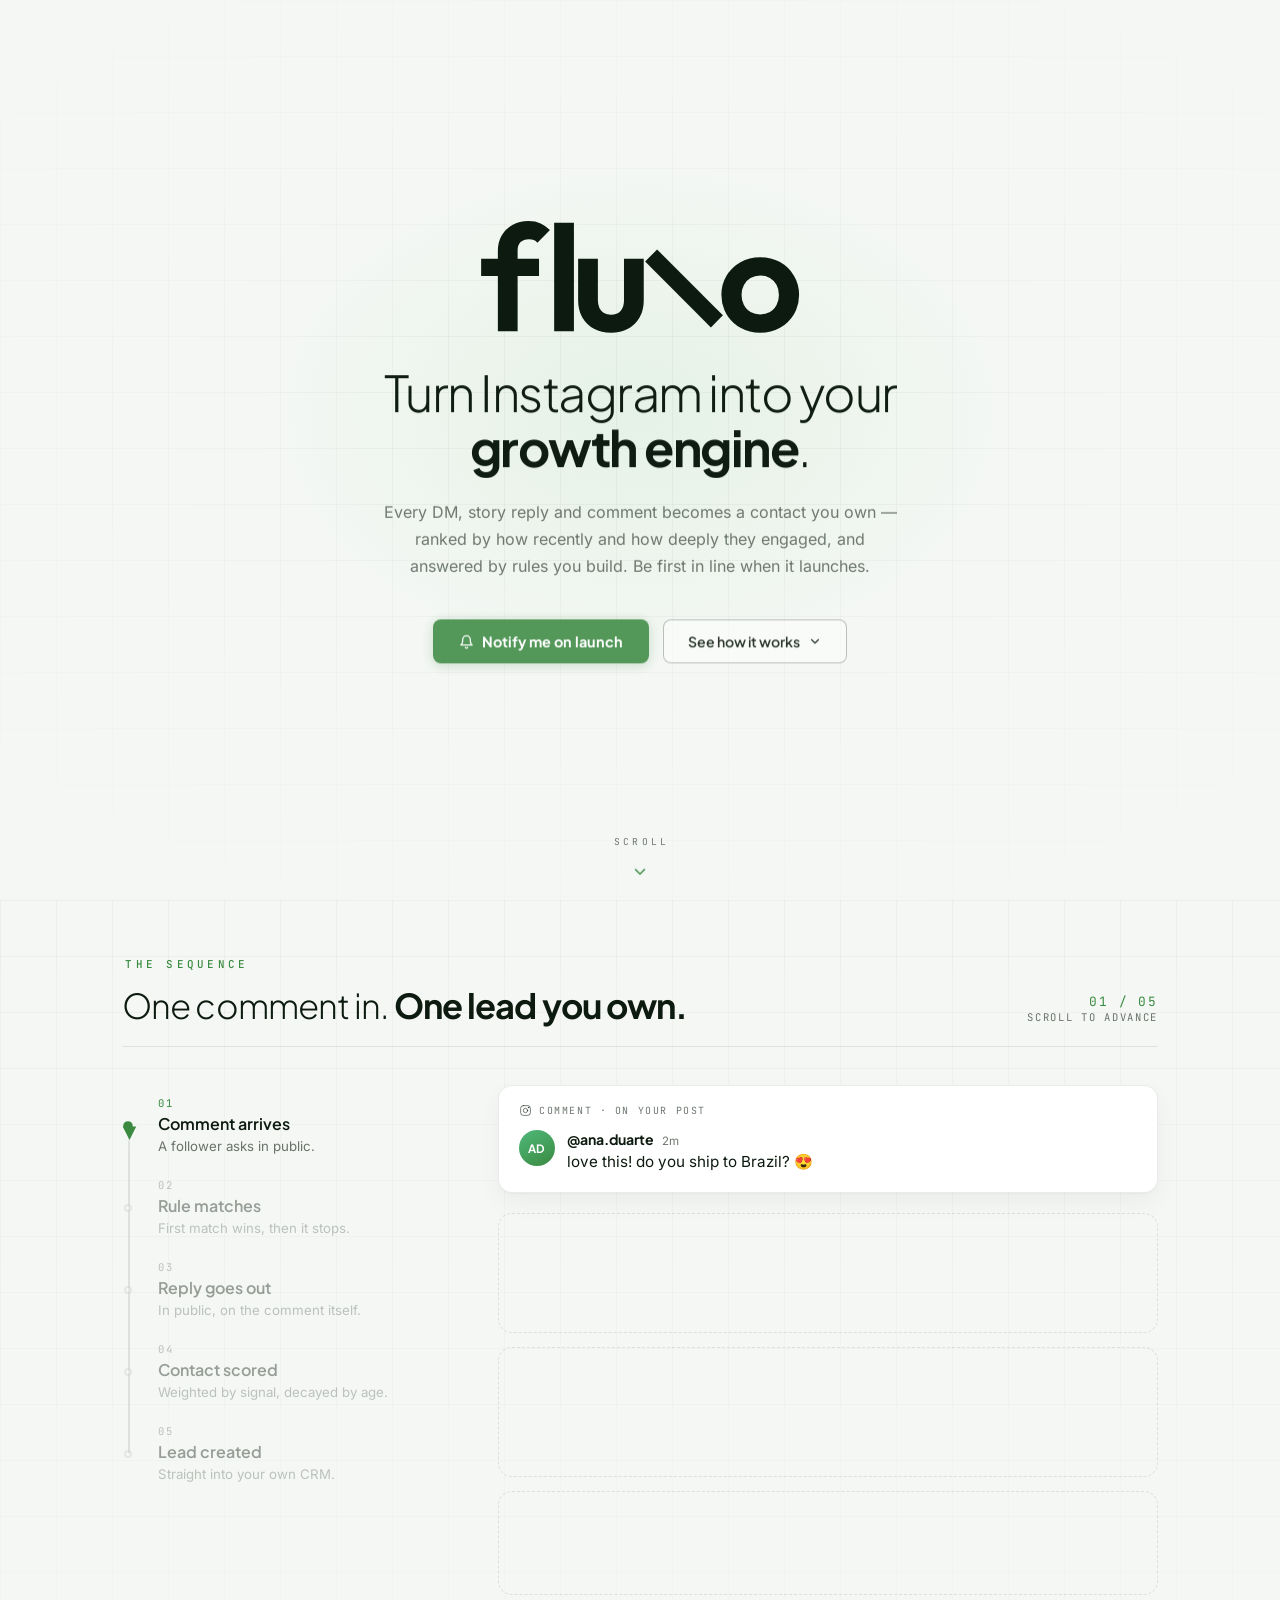
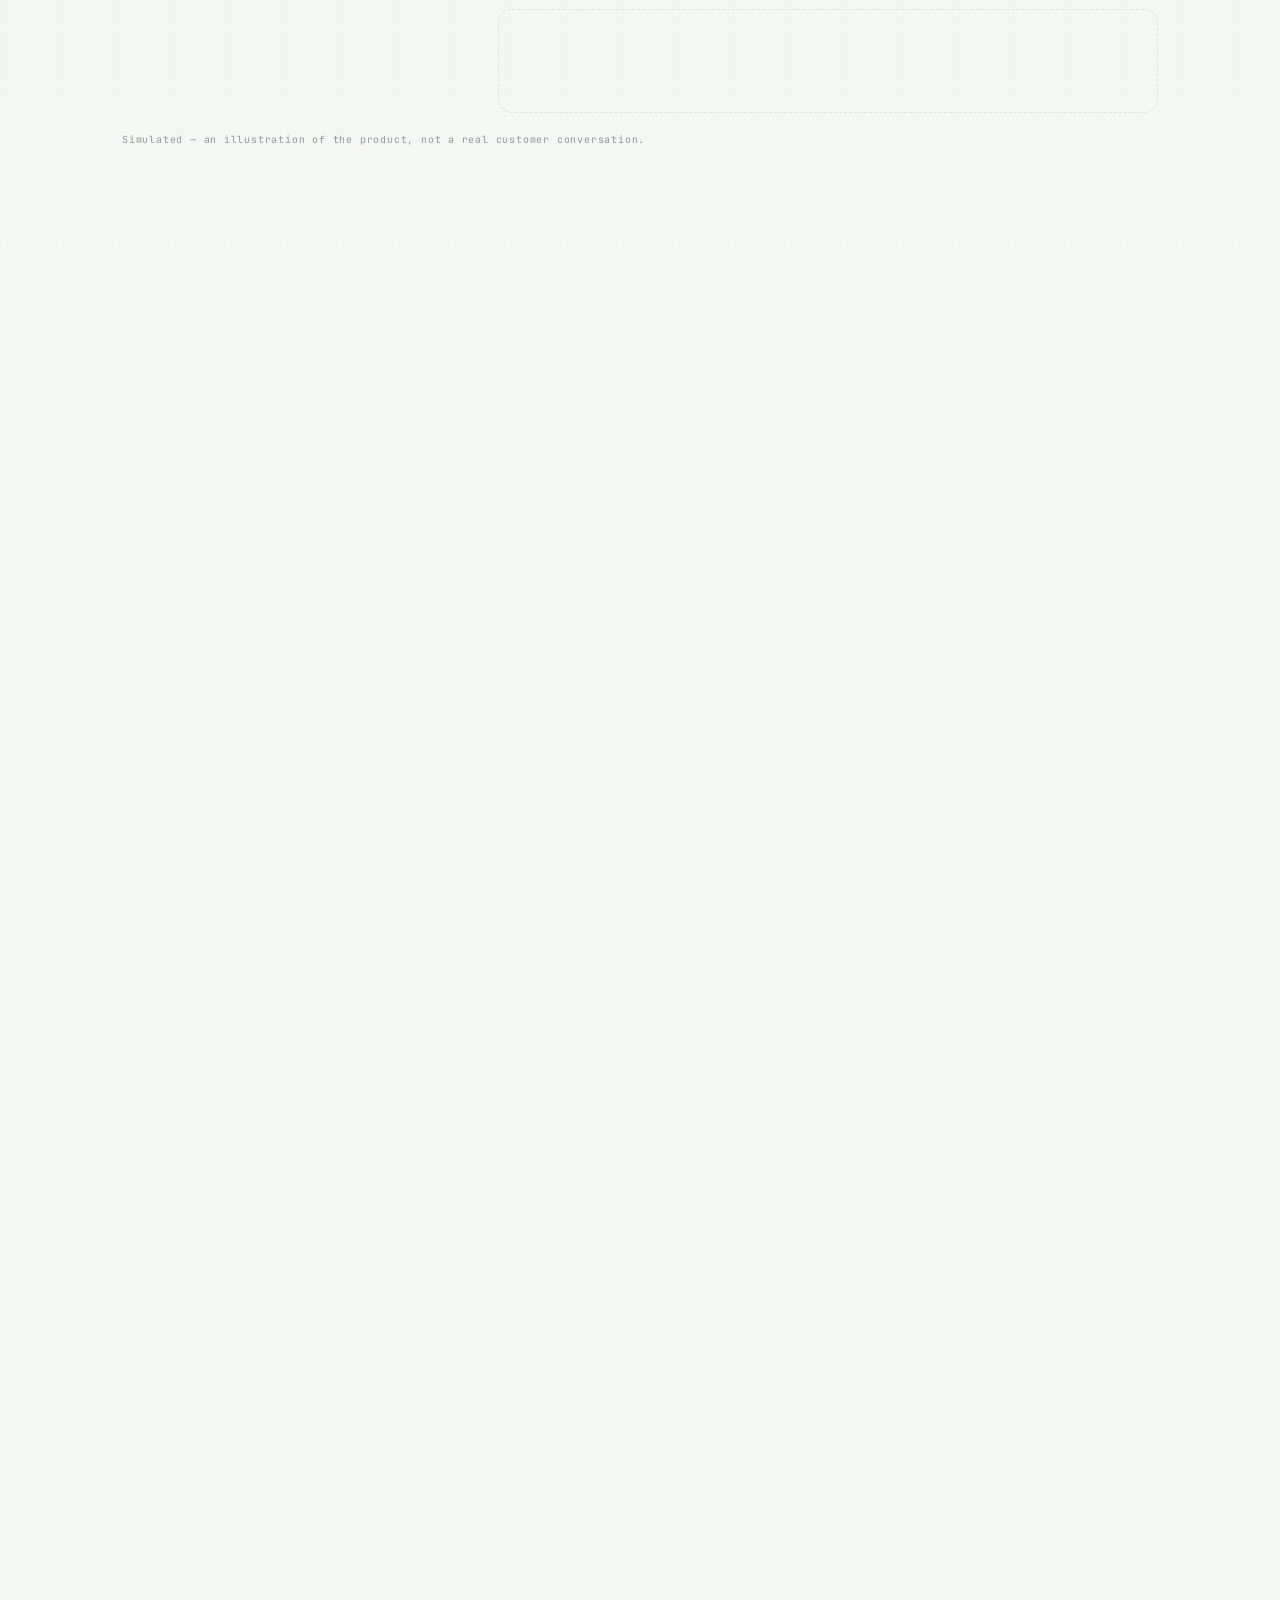
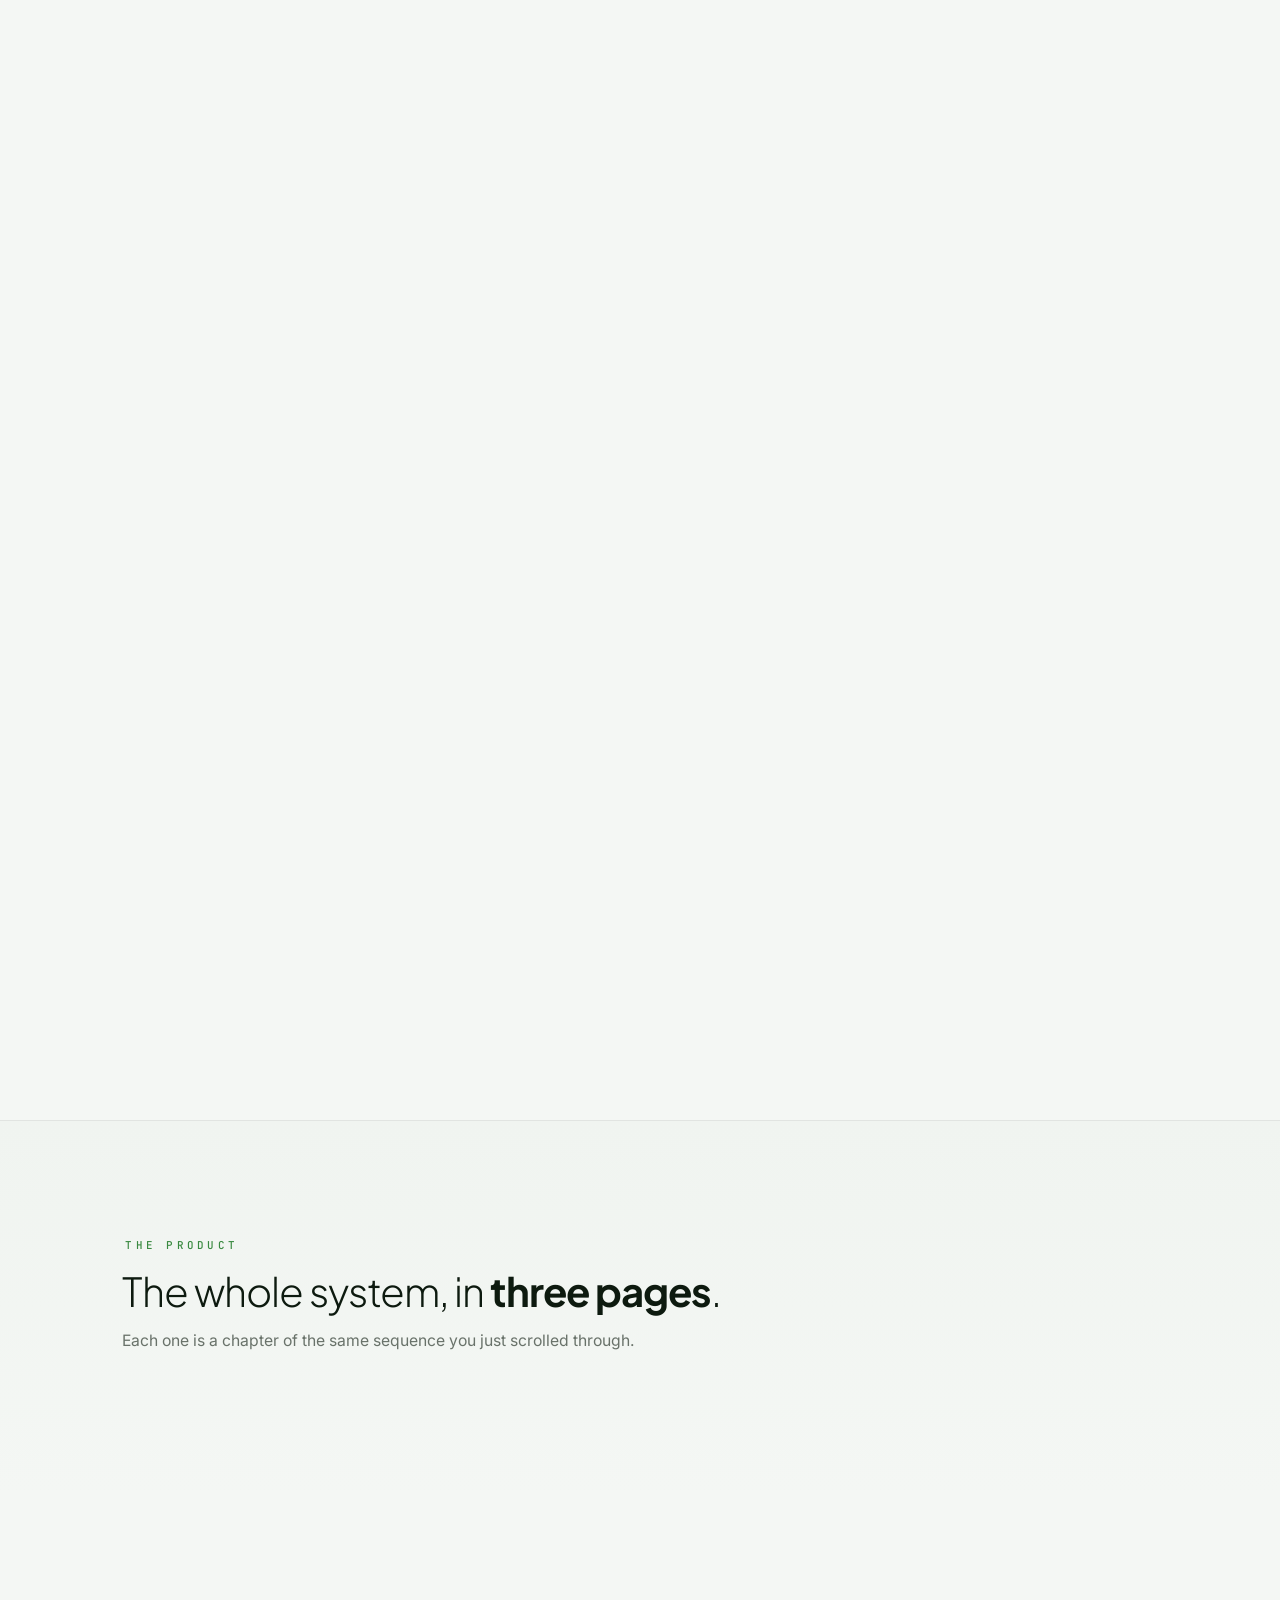
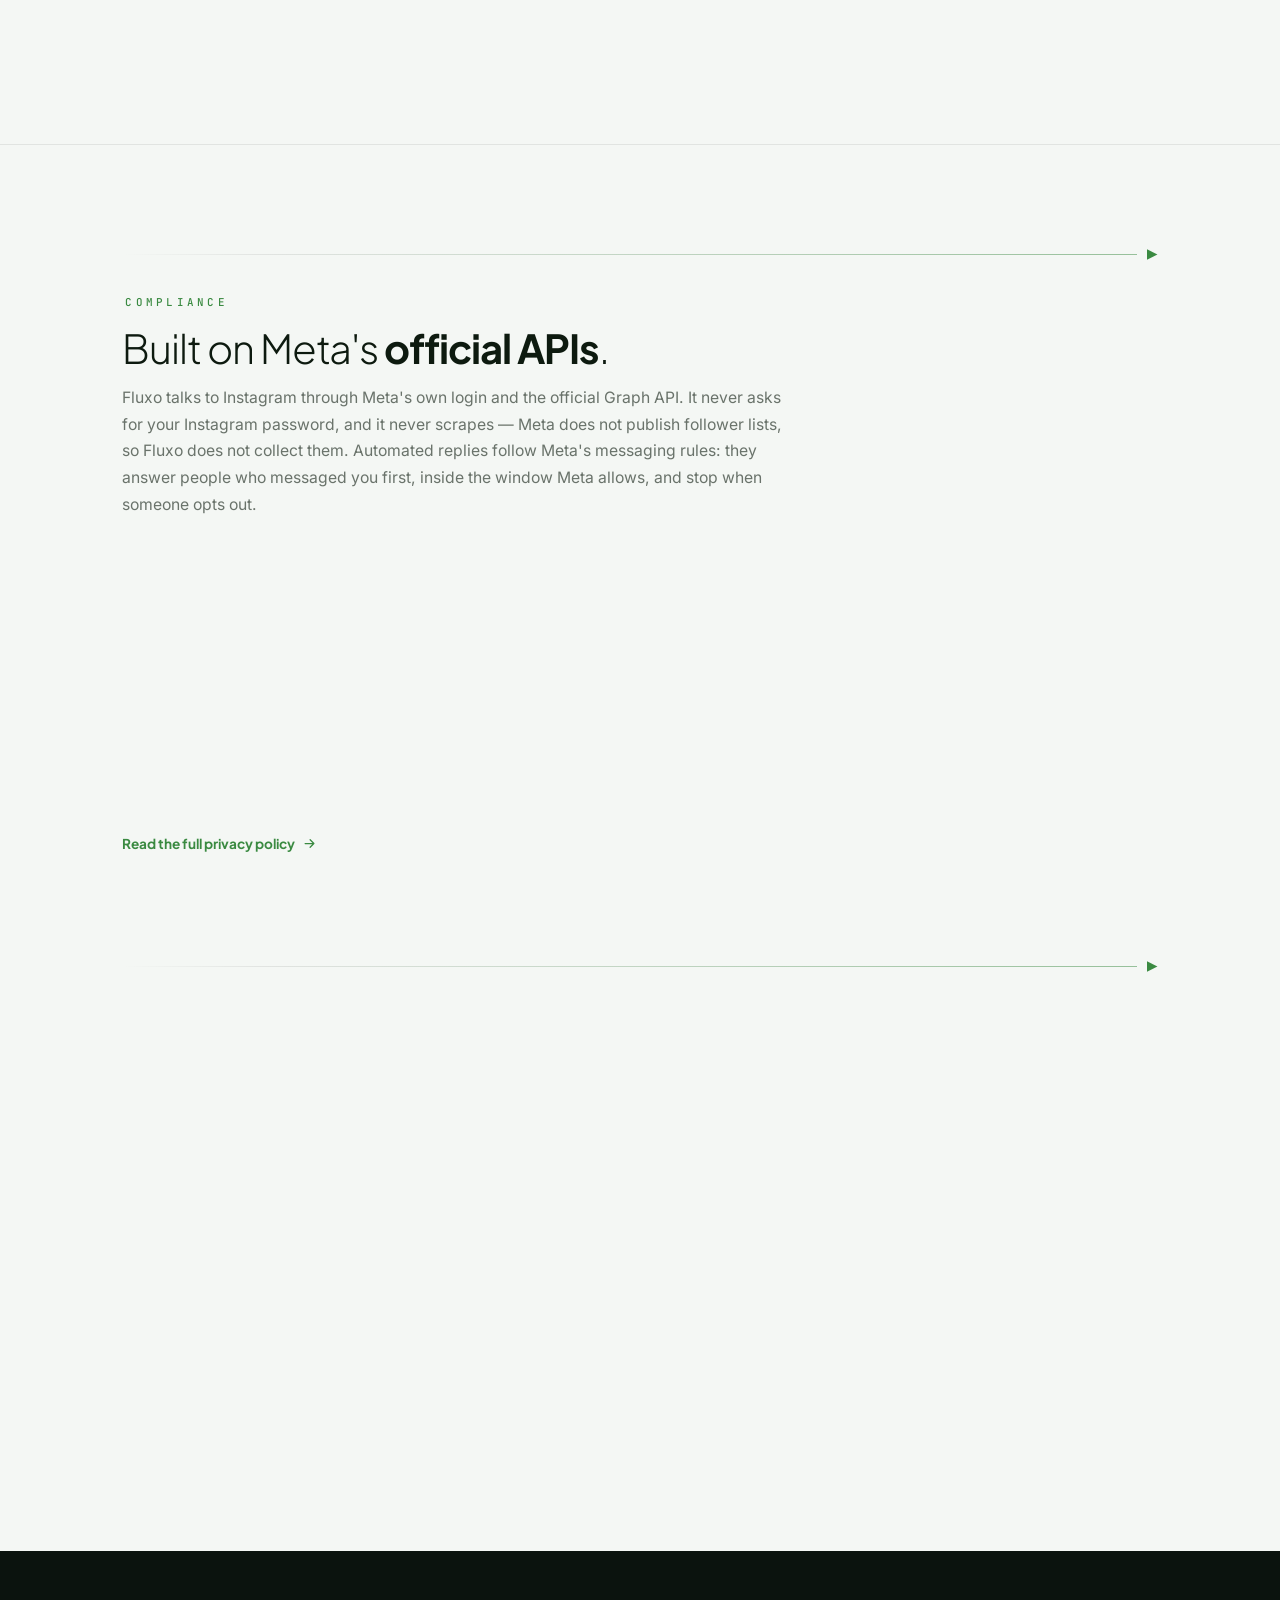
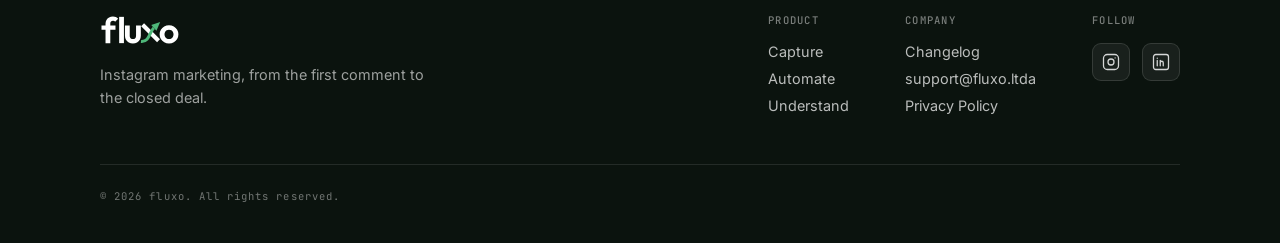
<file: intuitive-interface.html>
<!DOCTYPE html><html lang="en"><head><meta charset="UTF-8"/><meta name="viewport" content="width=device-width,initial-scale=1"/><meta http-equiv="Content-Security-Policy" content="default-src 'none'"/><meta http-equiv="refresh" content="0; url=./index.html"/><meta name="robots" content="noindex,follow"/><link rel="canonical" href="https://fluxo.ltda/"/><title>Moved — fluxo</title></head><body><p>This page has moved to <a href="./index.html">the Fluxo home page</a>.</p></body></html>
</file>
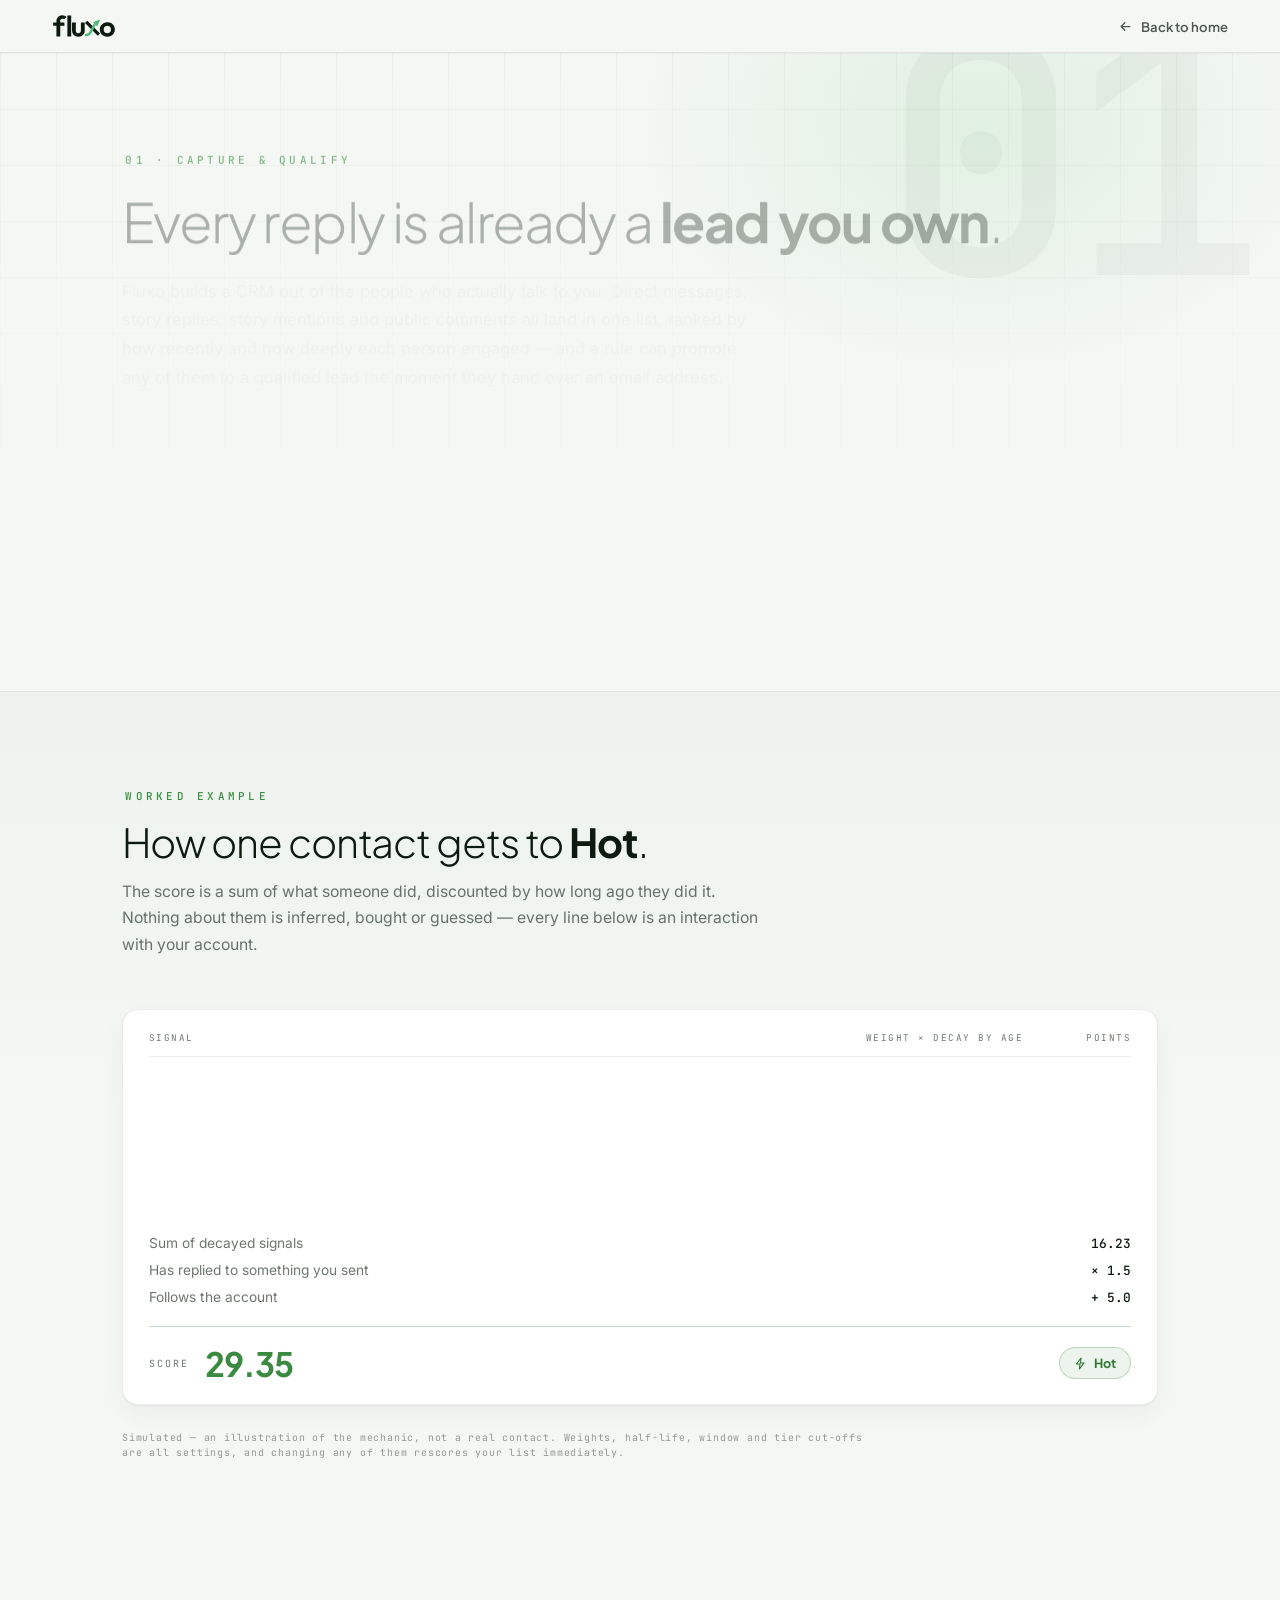
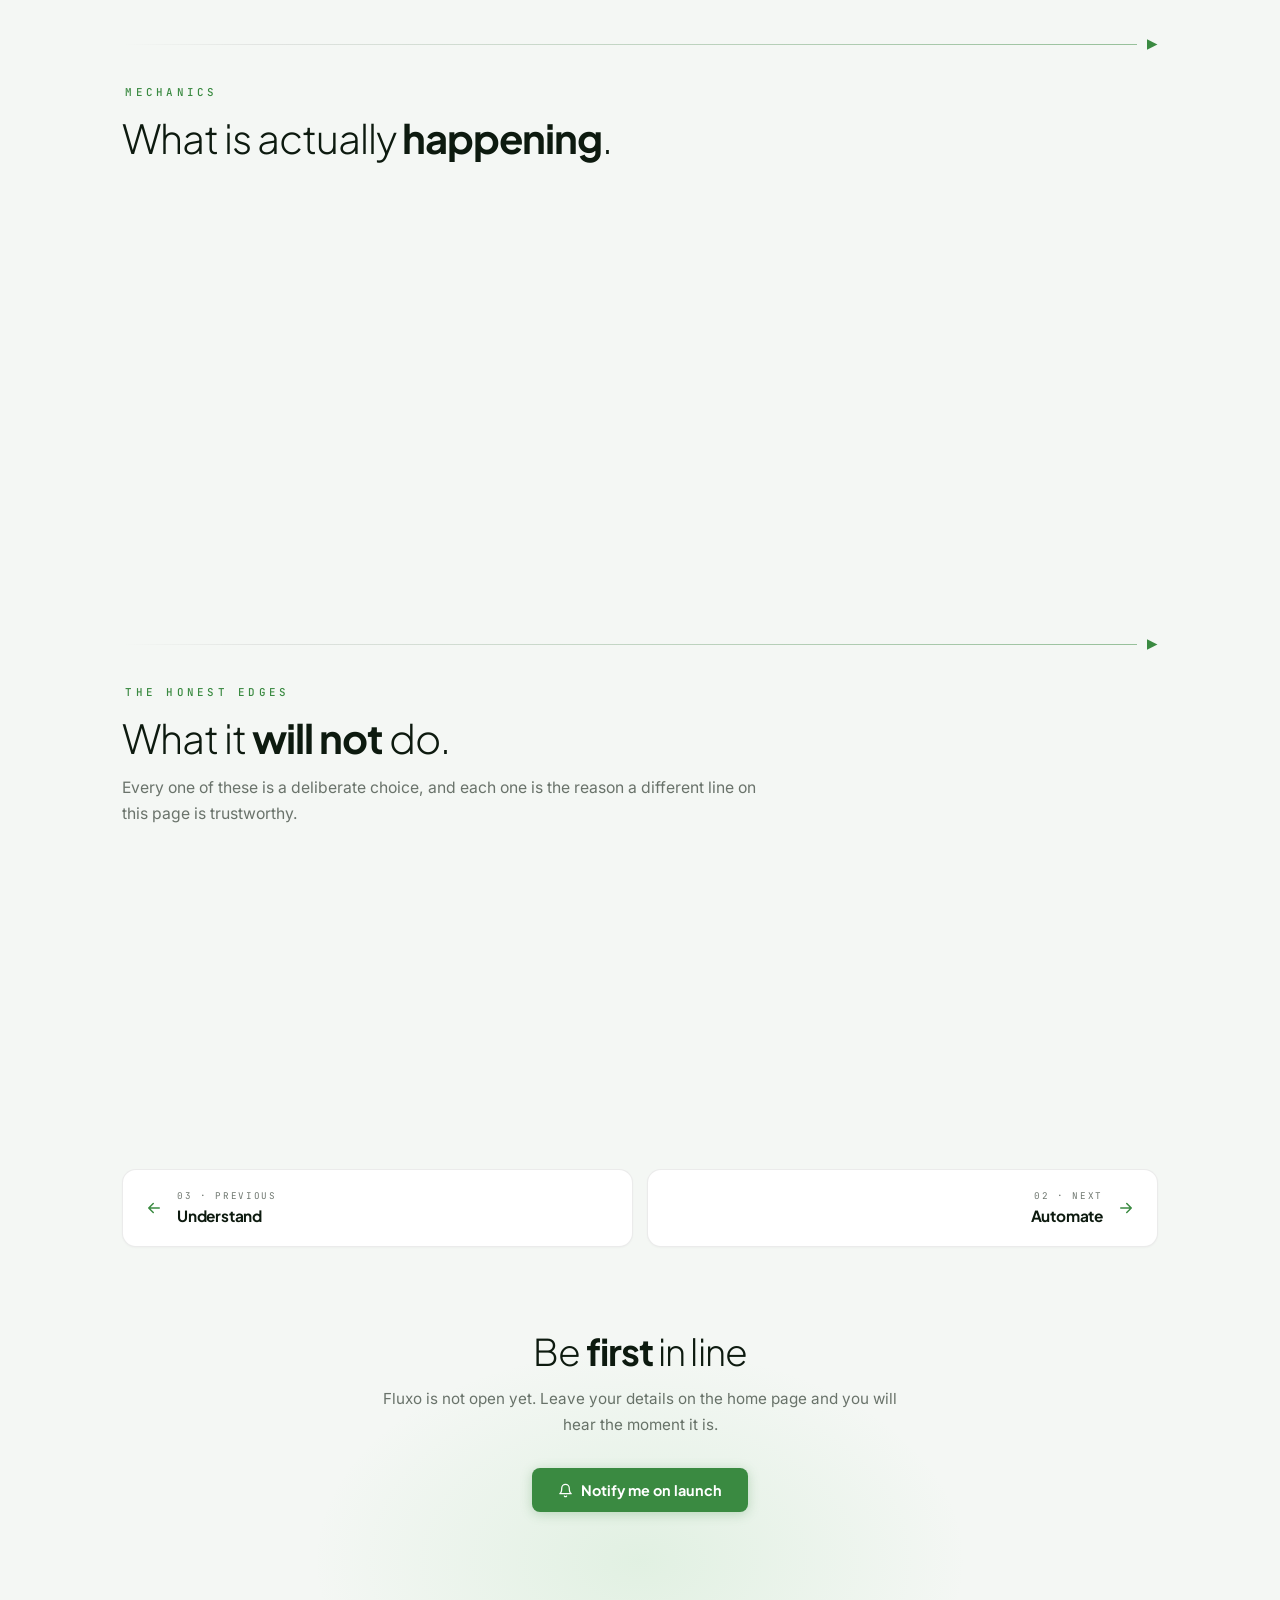
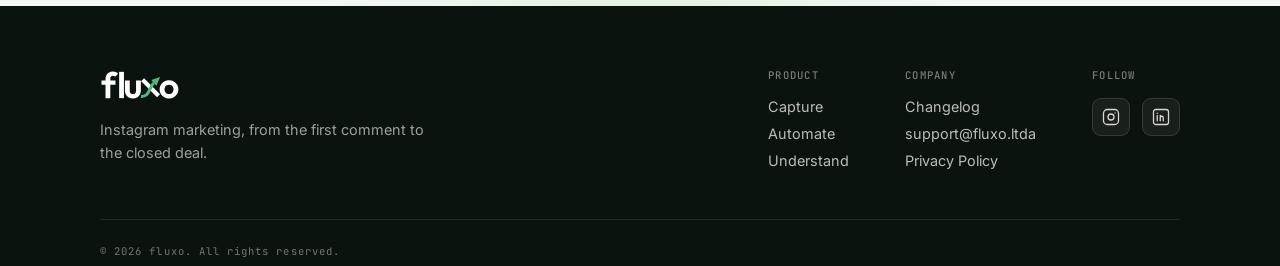
<file: sentiment-analysis.html>
<!DOCTYPE html><html lang="en"><head><meta charset="UTF-8"/><meta name="viewport" content="width=device-width,initial-scale=1"/><meta http-equiv="Content-Security-Policy" content="default-src 'none'"/><meta http-equiv="refresh" content="0; url=./generate-leads.html"/><meta name="robots" content="noindex,follow"/><link rel="canonical" href="https://fluxo.ltda/generate-leads.html"/><title>Moved — fluxo</title></head><body><p>This page has moved to <a href="./generate-leads.html">Capture &amp; Qualify</a>.</p></body></html>
</file>
<file: fonts/fonts.css>
@font-face {
  font-family: "Inter";
  font-style: normal;
  font-weight: 400;
  font-display: swap;
  src: url(./inter-400-latin-ext.woff2) format("woff2");
  unicode-range: U+0100-02BA, U+02BD-02C5, U+02C7-02CC, U+02CE-02D7, U+02DD-02FF, U+0304, U+0308,
    U+0329, U+1D00-1DBF, U+1E00-1E9F, U+1EF2-1EFF, U+2020, U+20A0-20AB, U+20AD-20C0, U+2113,
    U+2C60-2C7F, U+A720-A7FF;
}

@font-face {
  font-family: "Inter";
  font-style: normal;
  font-weight: 400;
  font-display: swap;
  src: url(./inter-400-latin.woff2) format("woff2");
  unicode-range: U+0000-00FF, U+0131, U+0152-0153, U+02BB-02BC, U+02C6, U+02DA, U+02DC, U+0304,
    U+0308, U+0329, U+2000-206F, U+20AC, U+2122, U+2191, U+2193, U+2212, U+2215, U+FEFF, U+FFFD;
}

@font-face {
  font-family: "JetBrains Mono";
  font-style: normal;
  font-weight: 400 800;
  font-display: swap;
  src: url(./jetbrains-mono-latin-ext.woff2) format("woff2");
  unicode-range: U+0100-02BA, U+02BD-02C5, U+02C7-02CC, U+02CE-02D7, U+02DD-02FF, U+0304, U+0308,
    U+0329, U+1D00-1DBF, U+1E00-1E9F, U+1EF2-1EFF, U+2020, U+20A0-20AB, U+20AD-20C0, U+2113,
    U+2C60-2C7F, U+A720-A7FF;
}

@font-face {
  font-family: "JetBrains Mono";
  font-style: normal;
  font-weight: 400 800;
  font-display: swap;
  src: url(./jetbrains-mono-latin.woff2) format("woff2");
  unicode-range: U+0000-00FF, U+0131, U+0152-0153, U+02BB-02BC, U+02C6, U+02DA, U+02DC, U+0304,
    U+0308, U+0329, U+2000-206F, U+20AC, U+2122, U+2191, U+2193, U+2212, U+2215, U+FEFF, U+FFFD;
}

@font-face {
  font-family: "Plus Jakarta Sans";
  font-style: normal;
  font-weight: 200 800;
  font-display: swap;
  src: url(./plus-jakarta-sans-latin-ext.woff2) format("woff2");
  unicode-range: U+0100-02BA, U+02BD-02C5, U+02C7-02CC, U+02CE-02D7, U+02DD-02FF, U+0304, U+0308,
    U+0329, U+1D00-1DBF, U+1E00-1E9F, U+1EF2-1EFF, U+2020, U+20A0-20AB, U+20AD-20C0, U+2113,
    U+2C60-2C7F, U+A720-A7FF;
}

@font-face {
  font-family: "Plus Jakarta Sans";
  font-style: normal;
  font-weight: 200 800;
  font-display: swap;
  src: url(./plus-jakarta-sans-latin.woff2) format("woff2");
  unicode-range: U+0000-00FF, U+0131, U+0152-0153, U+02BB-02BC, U+02C6, U+02DA, U+02DC, U+0304,
    U+0308, U+0329, U+2000-206F, U+20AC, U+2122, U+2191, U+2193, U+2212, U+2215, U+FEFF, U+FFFD;
}
</file>
